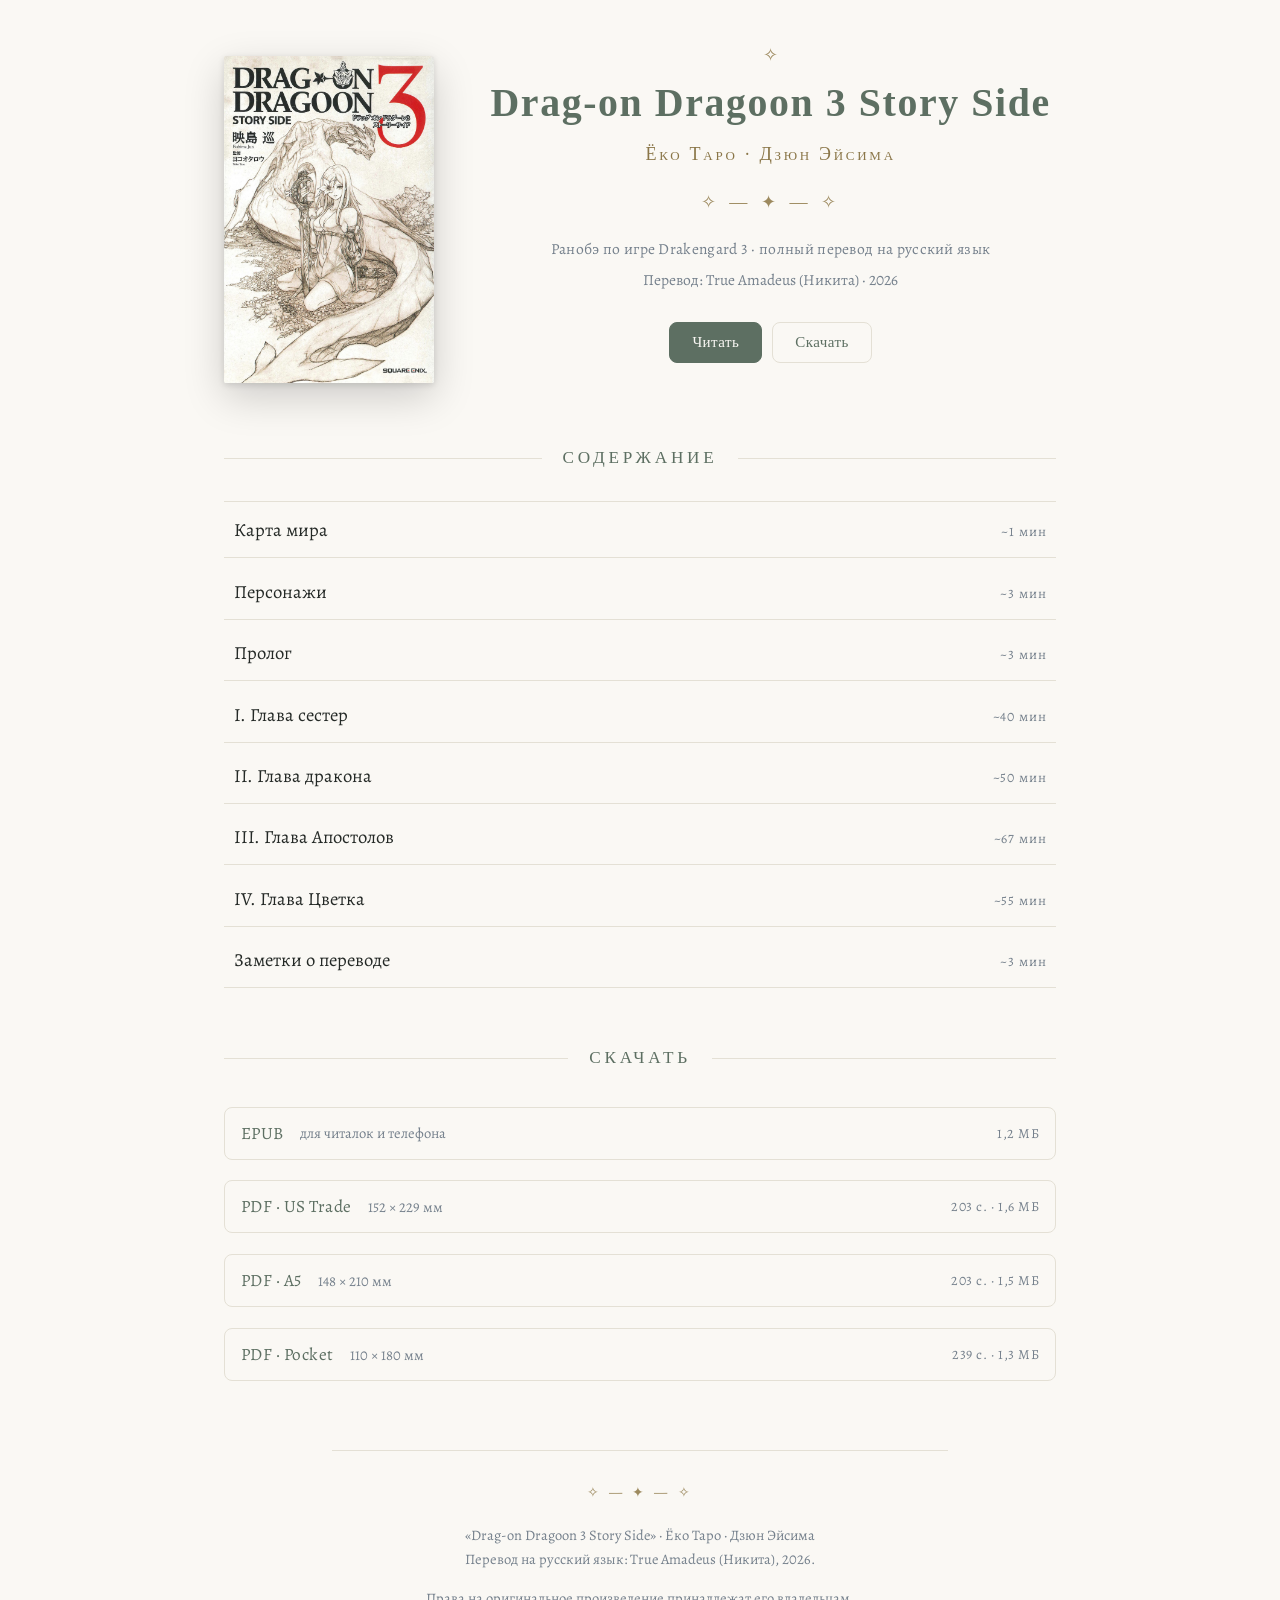
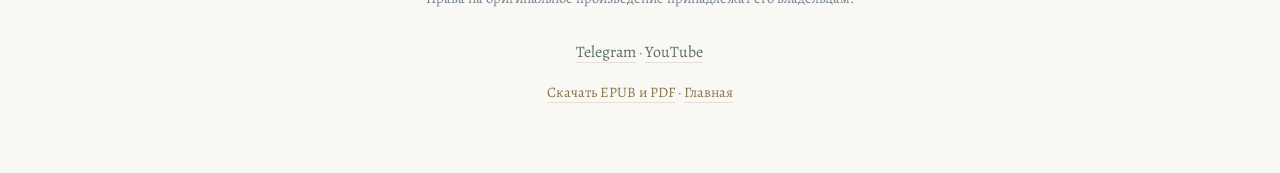
<file: index.html>
<!DOCTYPE html>
<html lang="ru" class="axis-center" data-page="bare">
<head>
<meta charset="utf-8">
<meta name="viewport" content="width=device-width,initial-scale=1,viewport-fit=cover">
<title>Drag-on Dragoon 3 Story Side — читать на русском · перевод True Amadeus</title>
<meta name="description" content="Полный перевод ранобэ «Drag-on Dragoon 3 Story Side» (Drakengard 3) Ёко Таро и Дзюн Эйсимы на русском языке. Читать онлайн бесплатно или скачать в PDF и EPUB.">
<link rel="canonical" href="https://trueamadeus.github.io/">
<meta name="robots" content="index,follow,max-snippet:-1,max-image-preview:large">
<meta name="yandex-verification" content="1f06be0ccea55900">
<meta name="google-site-verification" content="Lc171sB0d8TWc6wXRecWT9mlNaDjUhrg7dLiElUYtM0">
<meta property="og:type" content="book">
<meta property="og:site_name" content="trueamadeus">
<meta property="og:locale" content="ru_RU">
<meta property="og:title" content="Drag-on Dragoon 3 Story Side — читать на русском · перевод True Amadeus">
<meta property="og:description" content="Полный перевод ранобэ «Drag-on Dragoon 3 Story Side» (Drakengard 3) Ёко Таро и Дзюн Эйсимы на русском языке. Читать онлайн бесплатно или скачать в PDF и EPUB.">
<meta property="og:url" content="https://trueamadeus.github.io/">
<meta property="og:image" content="https://trueamadeus.github.io/assets/og.jpg">
<meta property="og:image:width" content="1200">
<meta property="og:image:height" content="630">
<meta name="twitter:card" content="summary_large_image">
<meta name="theme-color" content="#faf8f4" media="(prefers-color-scheme: light)">
<meta name="theme-color" content="#15181a" media="(prefers-color-scheme: dark)">
<link rel="icon" href="assets/favicon.svg" type="image/svg+xml">
<link rel="apple-touch-icon" href="assets/icon-180.png">
<link rel="preload" as="font" type="font/woff2" crossorigin
      href="assets/fonts/alegreya-cyrillic-normal.woff2">
<link rel="stylesheet" href="assets/book.898f5f8b.css">
<link rel="stylesheet" href="assets/site.9630bb89.css">
<script>(function(){try{var d=document.documentElement,s=localStorage,g=function(k){return s.getItem('ta:'+k)},v;
if((v=g('theme')))d.setAttribute('data-theme',v);
if((v=g('font')))d.setAttribute('data-font',v);
if((v=g('measure')))d.setAttribute('data-measure',v);
if((v=g('just'))==='1')d.setAttribute('data-just','1');
/* Кегль применяется ТОЛЬКО там, где читают. Ползунок живёт в читалке и
   принадлежит тексту книги; на главной и на 404 читать нечего, а раздутая
   обложка с гигантскими кнопками — побочный эффект, а не настройка. */
if(d.getAttribute('data-page')!=='bare'&&(v=g('size')))d.style.setProperty('--fs',v/100);}catch(e){}})();</script>
<script type="application/ld+json">{"@context":"https://schema.org","@type":"Book","name":"Drag-on Dragoon 3 Story Side","alternateName":["Drakengard 3 Story Side","Драг-он Драгун 3","Дракенгард 3 Стори Сайд"],"url":"https://trueamadeus.github.io/","inLanguage":"ru","description":"Полный перевод ранобэ «Drag-on Dragoon 3 Story Side» (Drakengard 3) Ёко Таро и Дзюн Эйсимы на русском языке. Читать онлайн бесплатно или скачать в PDF и EPUB.","author":[{"@type":"Person","name":"Ёко Таро"},{"@type":"Person","name":"Дзюн Эйсима"}],"translator":{"@type":"Person","name":"True Amadeus","url":"https://trueamadeus.github.io/","sameAs":["https://t.me/TrueAmadeus","https://www.youtube.com/@TrueAmadeus"]},"bookFormat":"https://schema.org/EBook","isAccessibleForFree":true,"genre":["Тёмное фэнтези","Ранобэ","По мотивам игр"],"numberOfPages":203,"image":"https://trueamadeus.github.io/assets/cover.jpg","datePublished":"2026-08-26","dateModified":"2026-08-27","hasPart":[{"@type":"Chapter","name":"Карта мира","position":1,"url":"https://trueamadeus.github.io/karta-mira/"},{"@type":"Chapter","name":"Персонажи","position":2,"url":"https://trueamadeus.github.io/personazhi/"},{"@type":"Chapter","name":"Пролог","position":3,"url":"https://trueamadeus.github.io/prolog/"},{"@type":"Chapter","name":"I. Глава сестер","position":4,"url":"https://trueamadeus.github.io/glava-sester/"},{"@type":"Chapter","name":"II. Глава дракона","position":5,"url":"https://trueamadeus.github.io/glava-drakona/"},{"@type":"Chapter","name":"III. Глава Апостолов","position":6,"url":"https://trueamadeus.github.io/glava-apostolov/"},{"@type":"Chapter","name":"IV. Глава Цветка","position":7,"url":"https://trueamadeus.github.io/glava-tsvetka/"},{"@type":"Chapter","name":"Заметки о переводе","position":8,"url":"https://trueamadeus.github.io/zametki-o-perevode/"}]}</script>
<script type="application/ld+json">{"@context":"https://schema.org","@type":"WebSite","name":"trueamadeus","url":"https://trueamadeus.github.io/","inLanguage":"ru","author":{"@type":"Person","name":"True Amadeus","url":"https://trueamadeus.github.io/","sameAs":["https://t.me/TrueAmadeus","https://www.youtube.com/@TrueAmadeus"]},"about":{"@type":"Book","name":"Drag-on Dragoon 3 Story Side"}}</script>
</head>
<body data-slug="" data-title="Drag-on Dragoon 3 Story Side" class="bare">
<a class="skip" href="#tekst">Перейти к тексту</a>

<main id="tekst">
<div class="hero">
  <figure class="cover">
    <img src="assets/cover.jpg" width="1392" height="2165" loading="eager"
         alt="Обложка книги «Drag-on Dragoon 3 Story Side»">
  </figure>
  <div class="titleblock">
    <h1 class="book-title latin-display">Drag-on Dra&shy;goon 3 Story Side</h1>
    <p class="book-author">Ёко Таро · Дзюн Эйсима</p>
    <p class="alias">Ранобэ по игре Drakengard 3 · полный перевод на русский язык</p>
    <p class="imprint">Перевод: True Amadeus (Никита) · 2026</p>
    <div class="actions">
      <a class="btn primary" href="karta-mira/">Читать</a>
      <a class="btn ghost" href="#skachat">Скачать</a>
    </div>
    <div class="actions" id="resume-hook"></div>
  </div>
</div>

<section class="section" id="soderzhanie">
  <h2>Содержание</h2>
  <ol class="contents">
<li><a href="karta-mira/"><span class="name">Карта мира</span><span class="meta">~1 мин</span></a></li>
<li><a href="personazhi/"><span class="name">Персонажи</span><span class="meta">~3 мин</span></a></li>
<li><a href="prolog/"><span class="name">Пролог</span><span class="meta">~3 мин</span></a></li>
<li><a href="glava-sester/"><span class="name">I. Глава сестер</span><span class="meta">~40 мин</span></a></li>
<li><a href="glava-drakona/"><span class="name">II. Глава дракона</span><span class="meta">~50 мин</span></a></li>
<li><a href="glava-apostolov/"><span class="name">III. Глава Апостолов</span><span class="meta">~67 мин</span></a></li>
<li><a href="glava-tsvetka/"><span class="name">IV. Глава Цветка</span><span class="meta">~55 мин</span></a></li>
<li><a href="zametki-o-perevode/"><span class="name">Заметки о переводе</span><span class="meta">~3 мин</span></a></li>
  </ol>
</section>

<section class="section" id="skachat">
  <h2>Скачать</h2>
  <ul class="files">
<li><a href="files/drag-on-dragoon-3-story-side.epub" download="Drag-on Dragoon 3 Story Side.epub"><span class="fmt">EPUB</span><span class="about">для читалок и телефона</span><span class="size">1,2 МБ</span></a></li>
<li><a href="files/drag-on-dragoon-3-story-side-us-trade.pdf" download="Drag-on Dragoon 3 Story Side [US Trade].pdf"><span class="fmt">PDF · US Trade</span><span class="about">152 × 229 мм</span><span class="size">203 с. · 1,6 МБ</span></a></li>
<li><a href="files/drag-on-dragoon-3-story-side-a5.pdf" download="Drag-on Dragoon 3 Story Side [A5].pdf"><span class="fmt">PDF · A5</span><span class="about">148 × 210 мм</span><span class="size">203 с. · 1,5 МБ</span></a></li>
<li><a href="files/drag-on-dragoon-3-story-side-pocket.pdf" download="Drag-on Dragoon 3 Story Side [Pocket].pdf"><span class="fmt">PDF · Pocket</span><span class="about">110 × 180 мм</span><span class="size">239 с. · 1,3 МБ</span></a></li>
  </ul>
</section>
</main>

<footer class="site">
<span class="orn" aria-hidden="true">✧ — ✦ — ✧</span>
<p>«Drag-on Dragoon 3 Story Side» · Ёко Таро · Дзюн Эйсима<br>
Перевод на русский язык: True Amadeus (Никита), 2026.</p>
<p>Права на оригинальное произведение принадлежат его владельцам.</p>
<p class="channels"><a href="https://t.me/TrueAmadeus" rel="me noopener" target="_blank">Telegram</a> <span class="dot" aria-hidden="true">·</span> <a href="https://www.youtube.com/@TrueAmadeus" rel="me noopener" target="_blank">YouTube</a></p>
<p><a href="#skachat">Скачать EPUB и PDF</a> <span class="dot" aria-hidden="true">·</span> <a href="./">Главная</a></p>
</footer>
<script src="assets/reader.172973f0.js" defer></script>
<script>
(function(){try{
  if(navigator.doNotTrack==='1'||window.doNotTrack==='1')return;
  var s=document.createElement('script');
  s.async=true; s.src='//gc.zgo.at/count.js';
  s.setAttribute('data-goatcounter',
    'https://trueamadeus.goatcounter.com/count');
  document.head.appendChild(s);
}catch(e){}})();
</script>
</body>
</html>
</file>
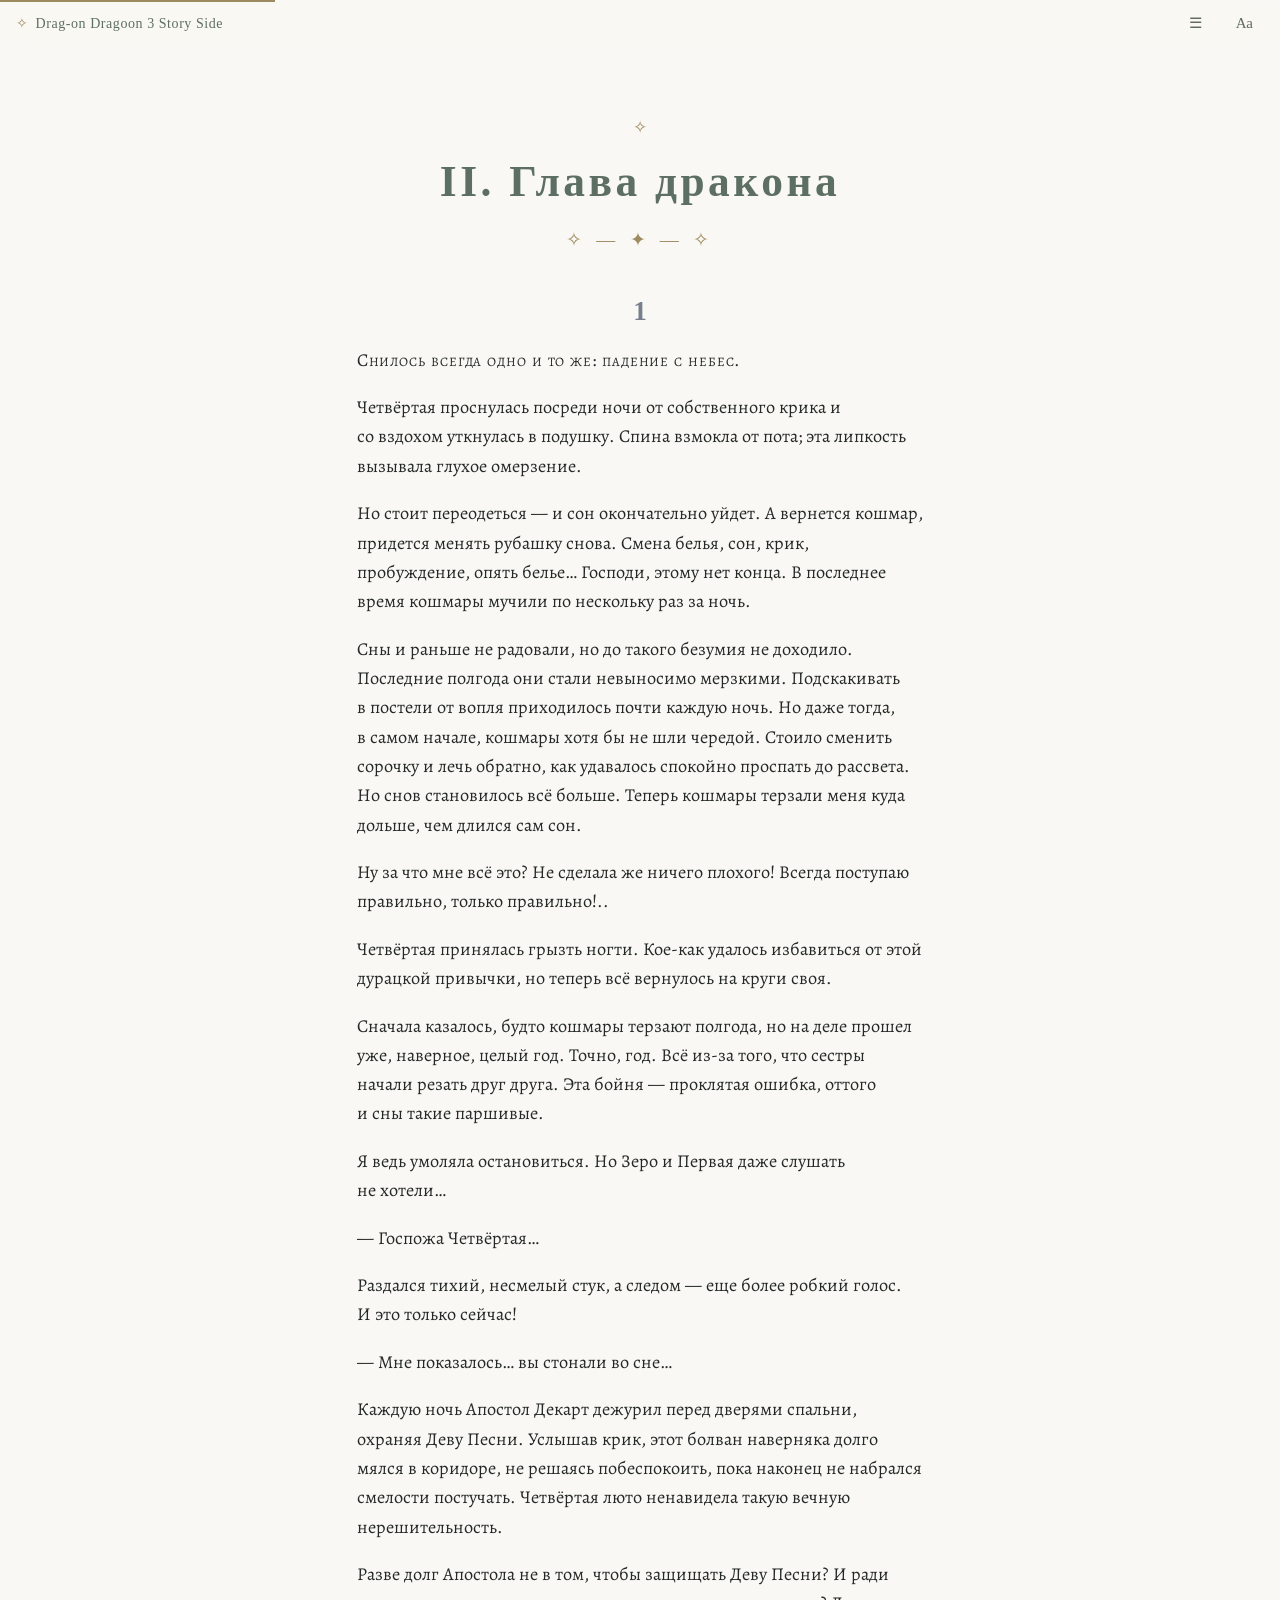
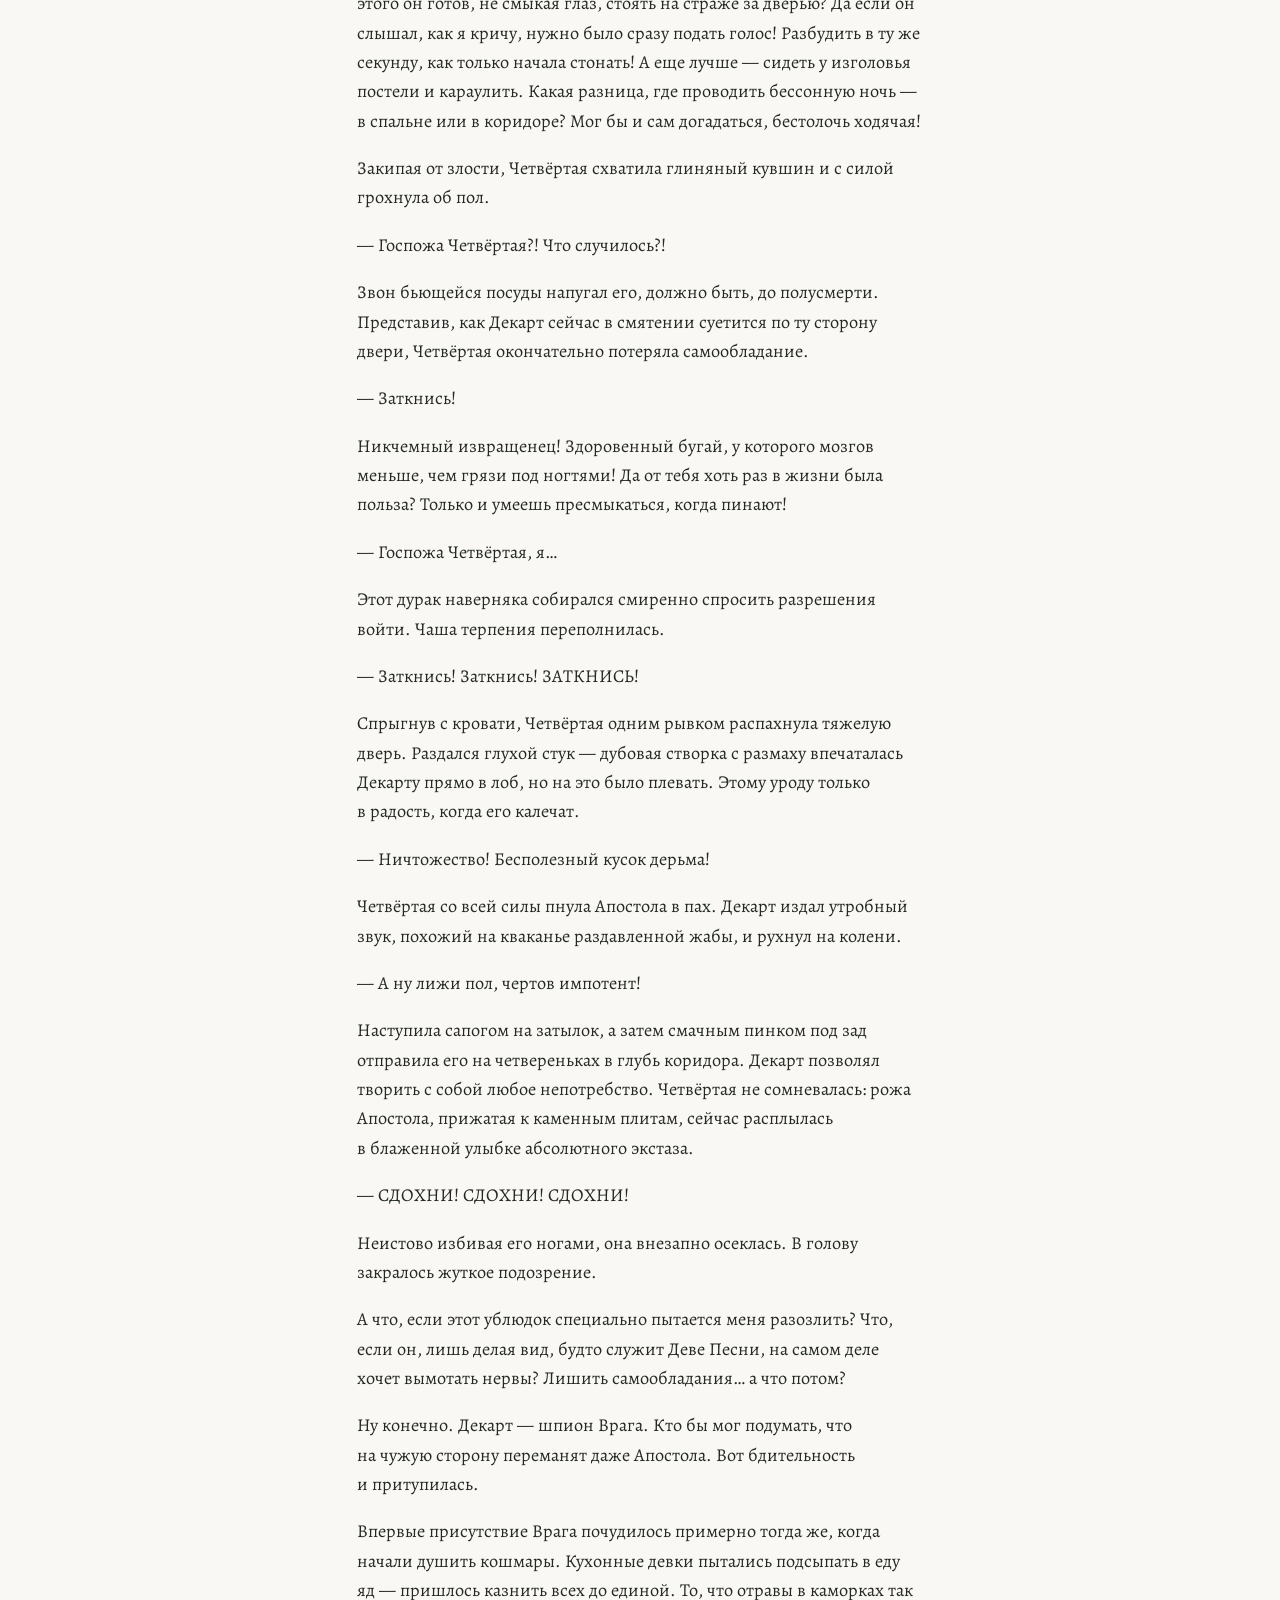
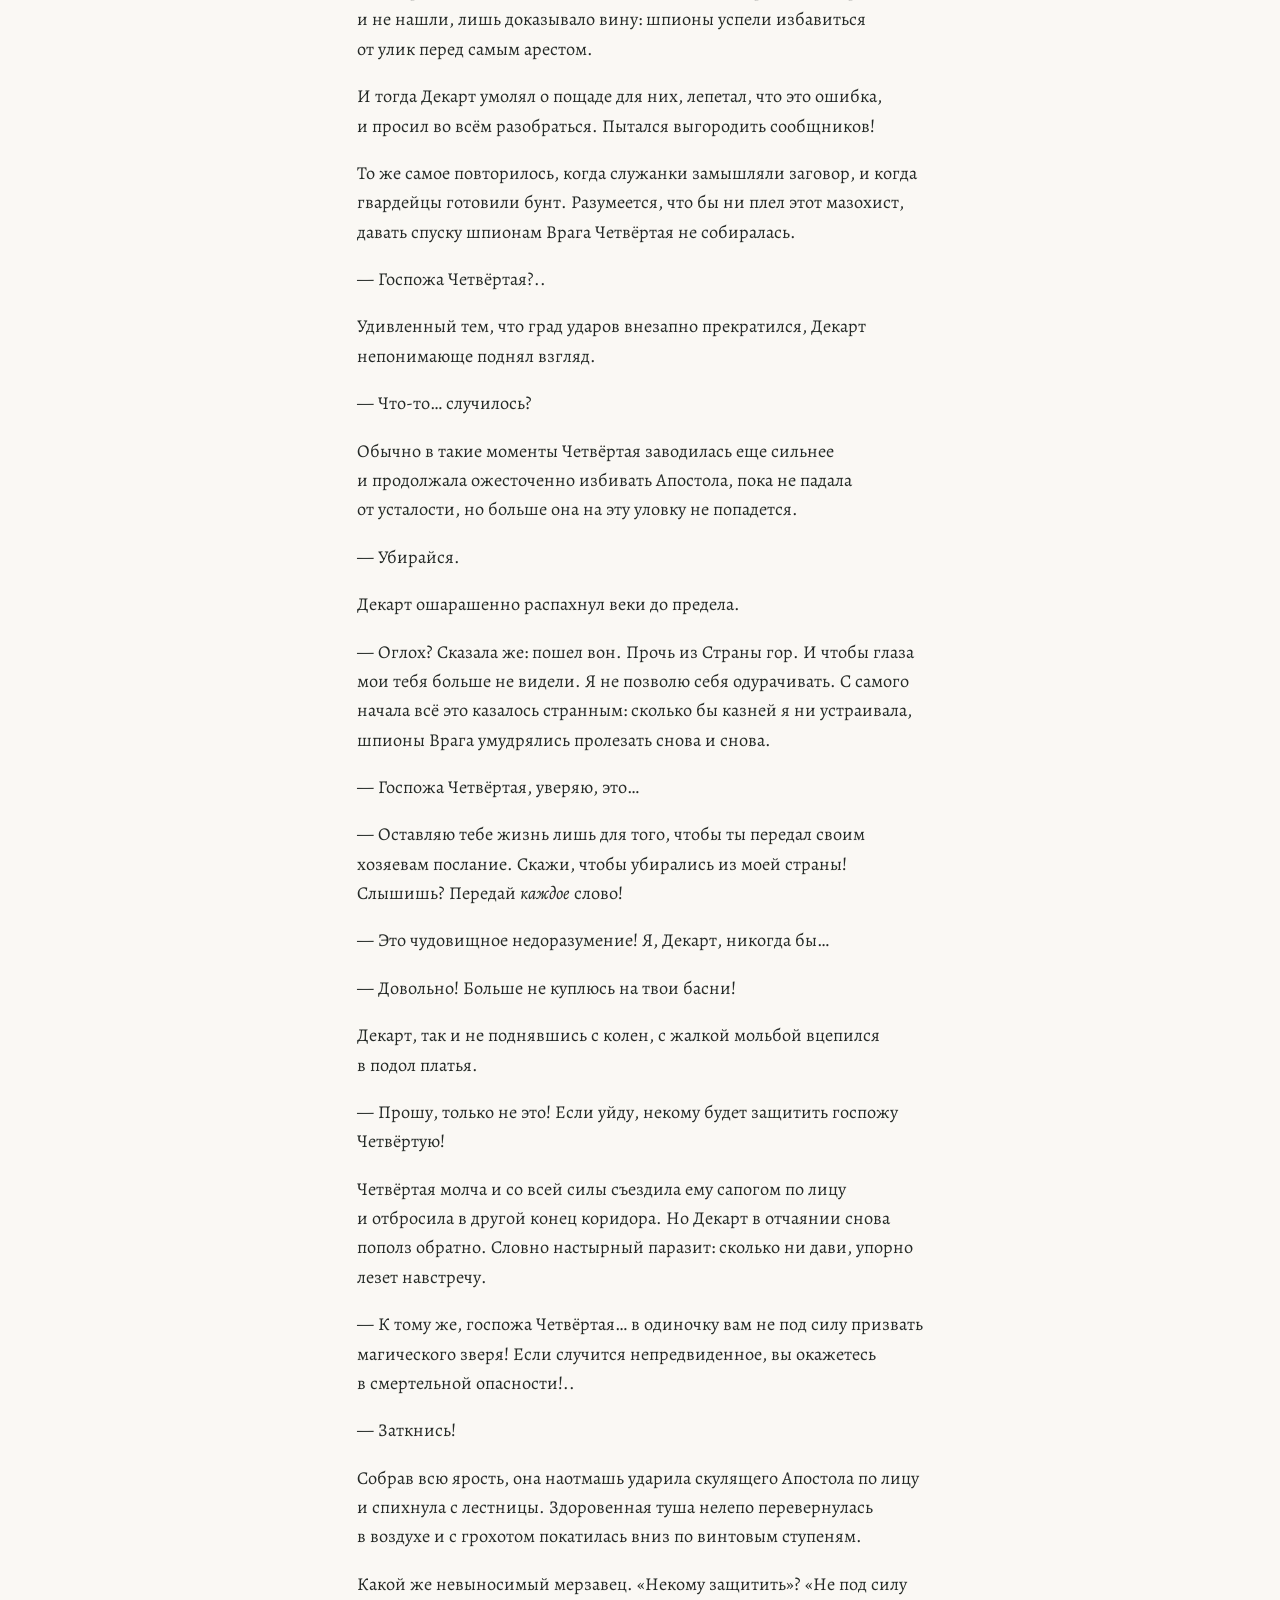
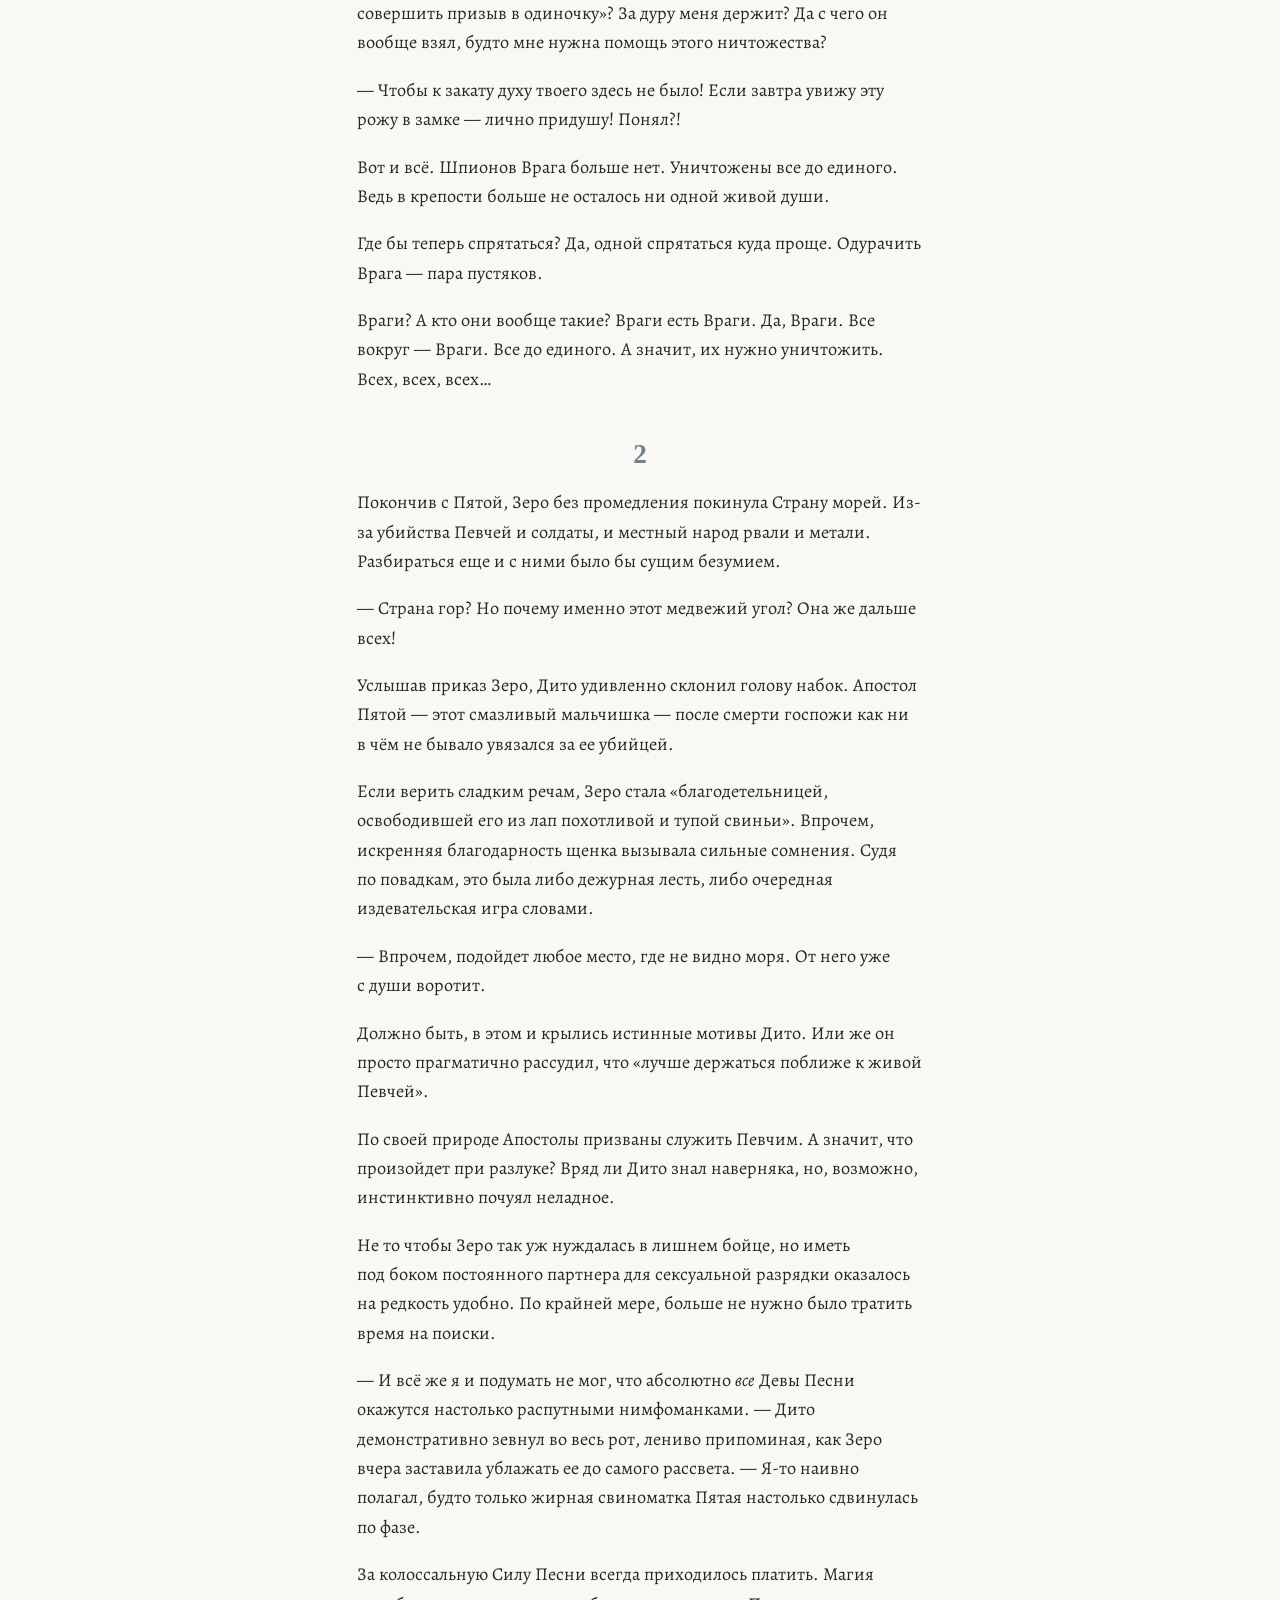
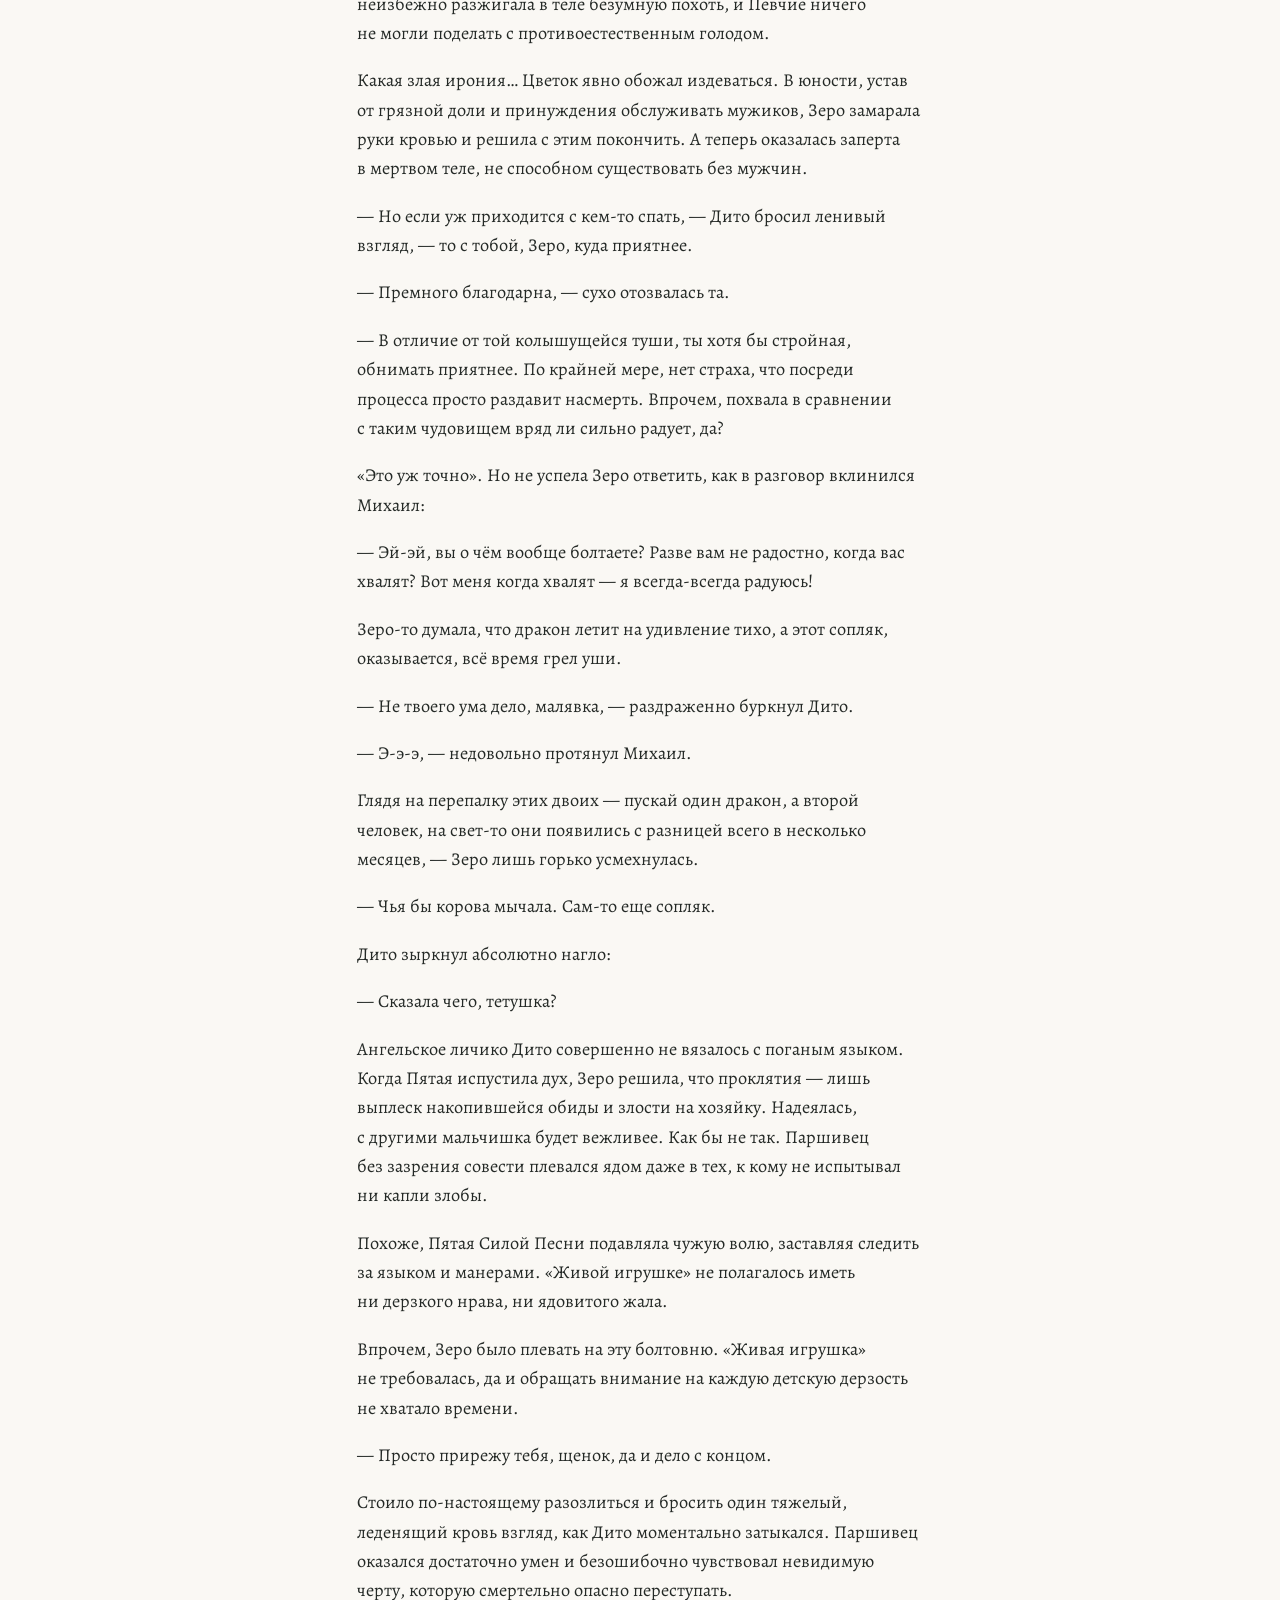
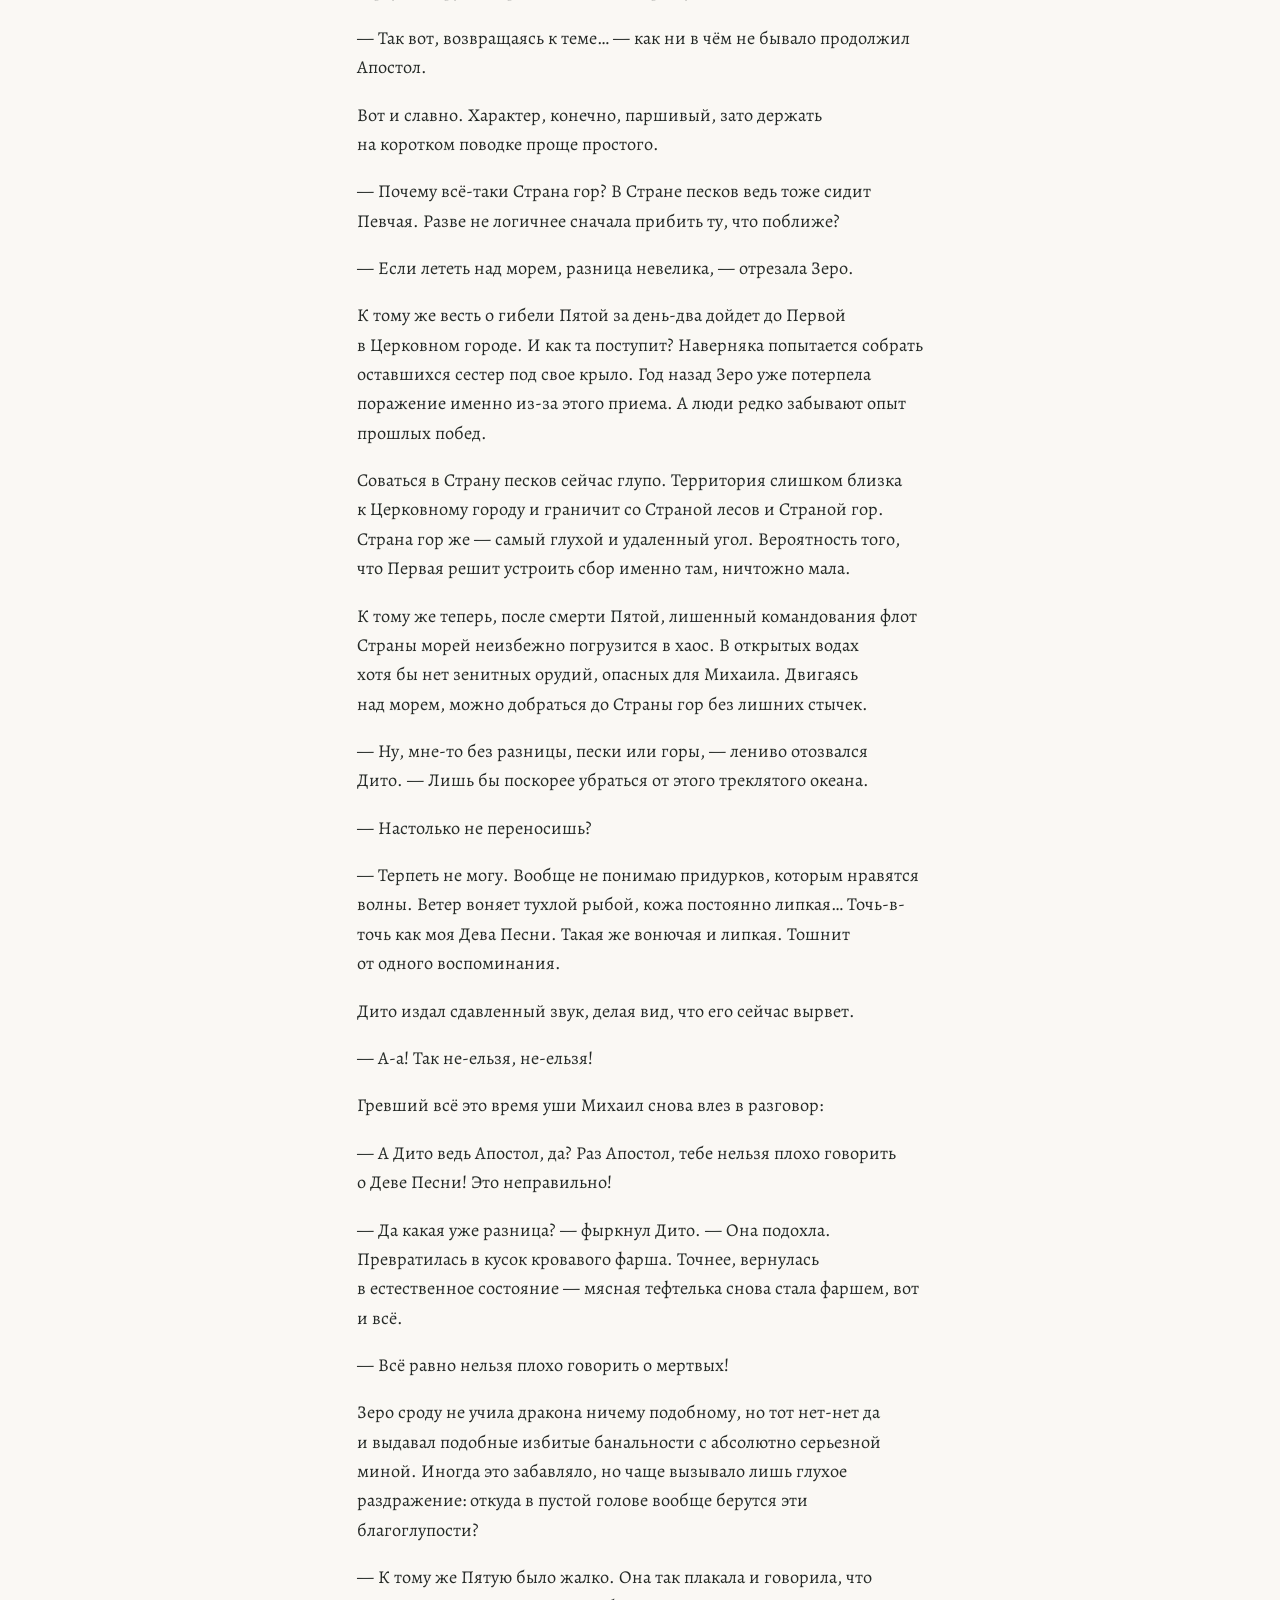
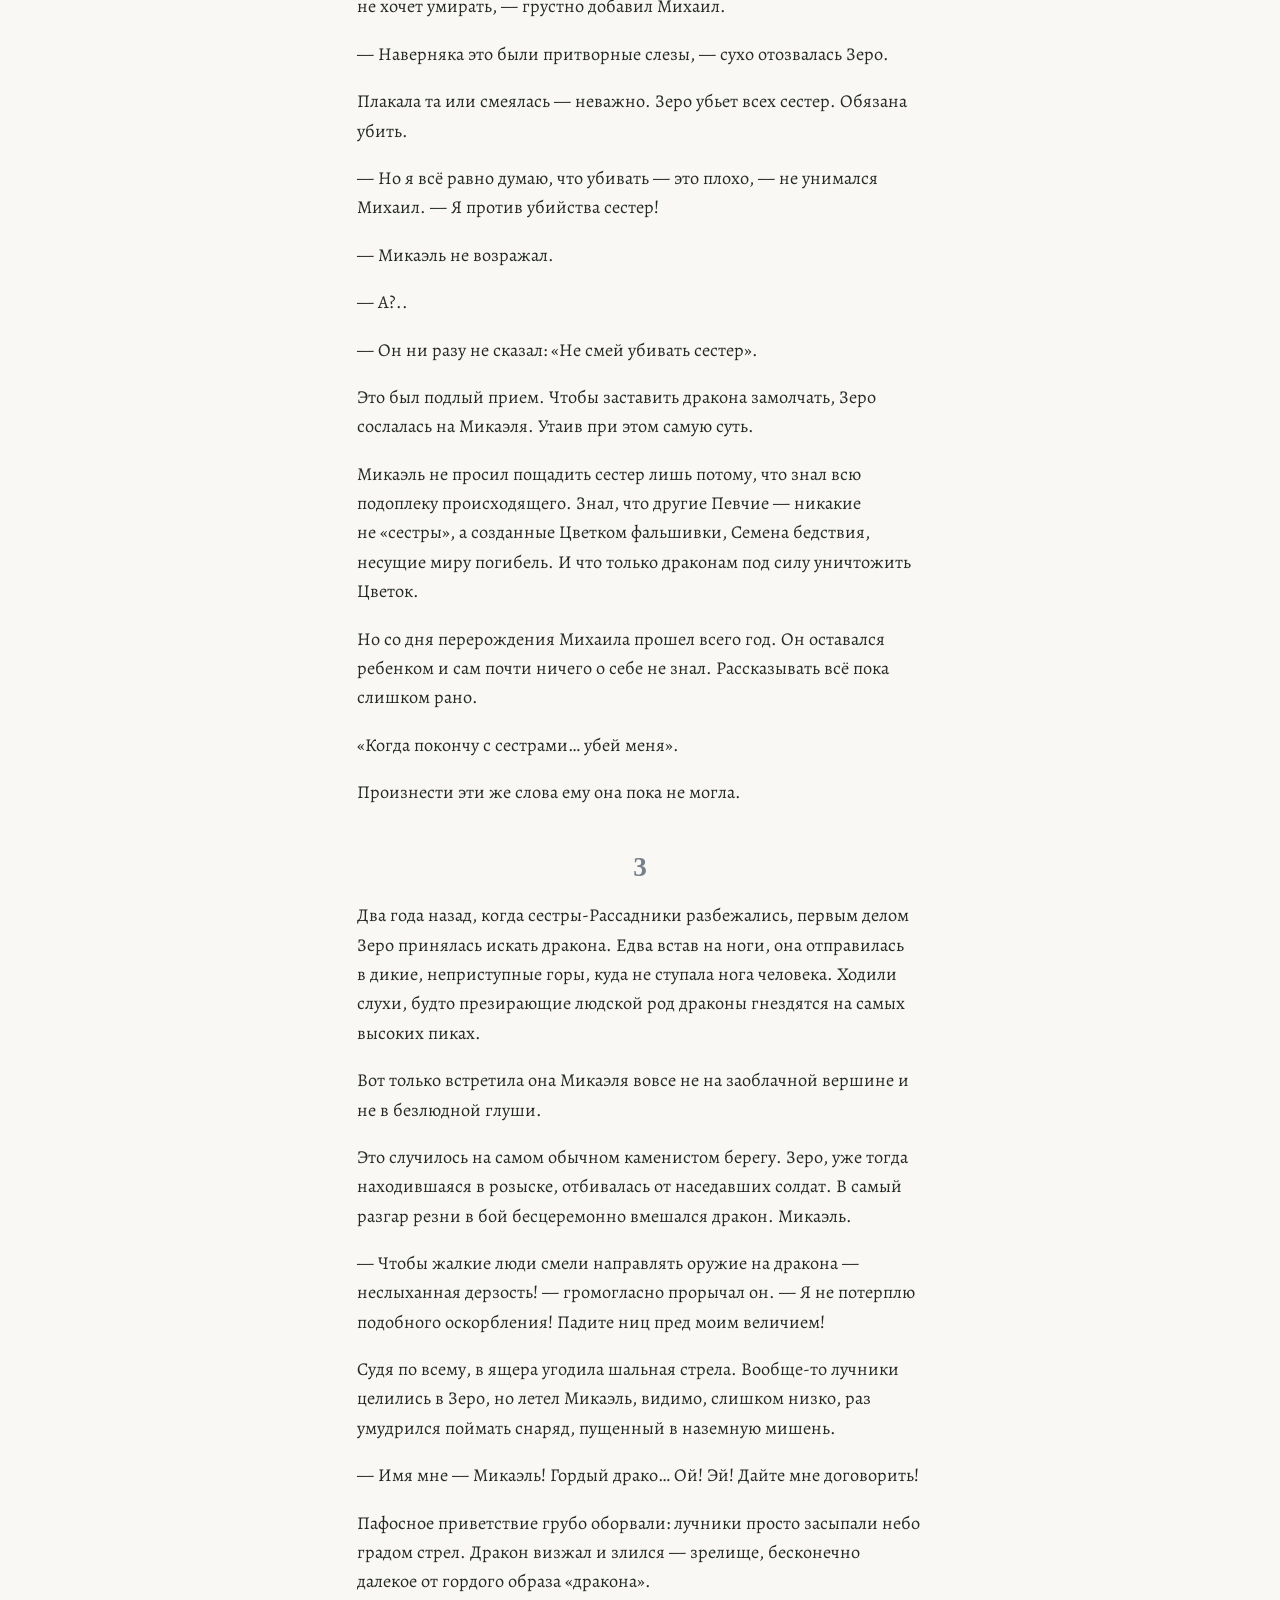
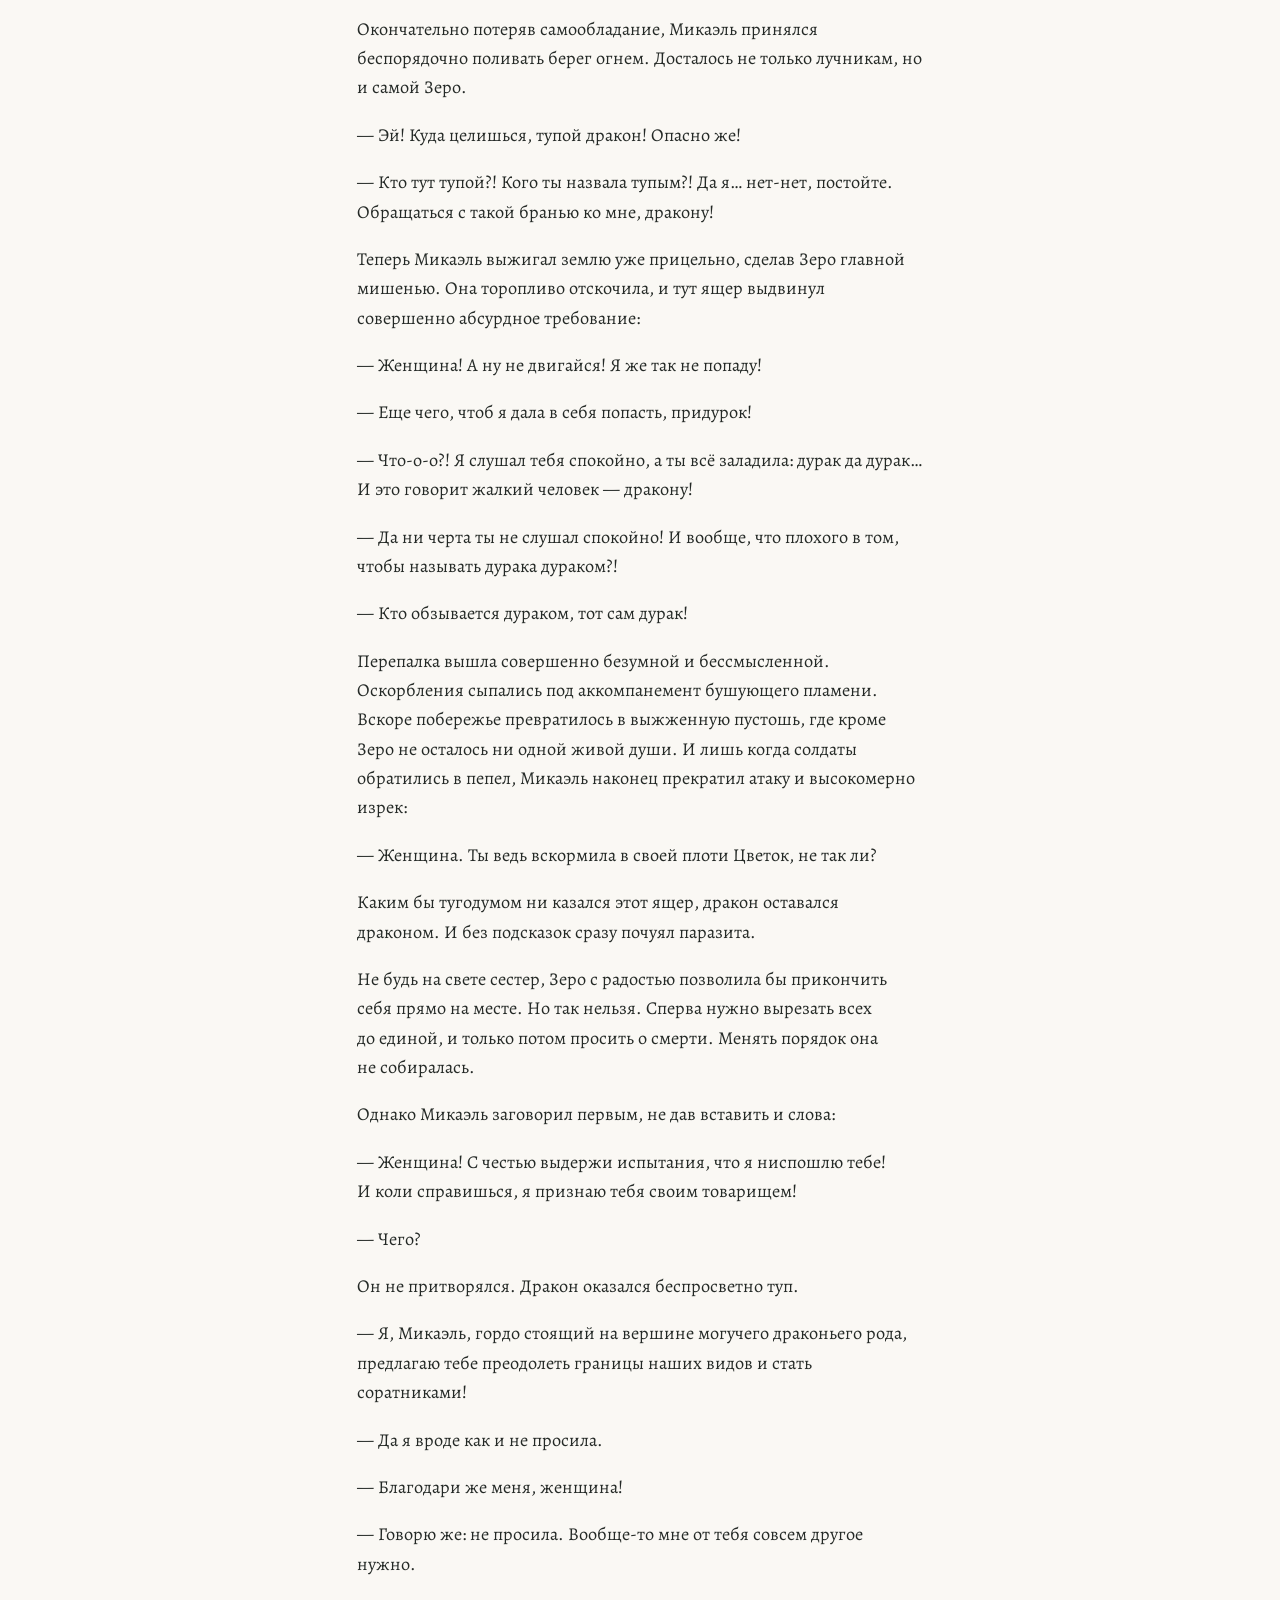
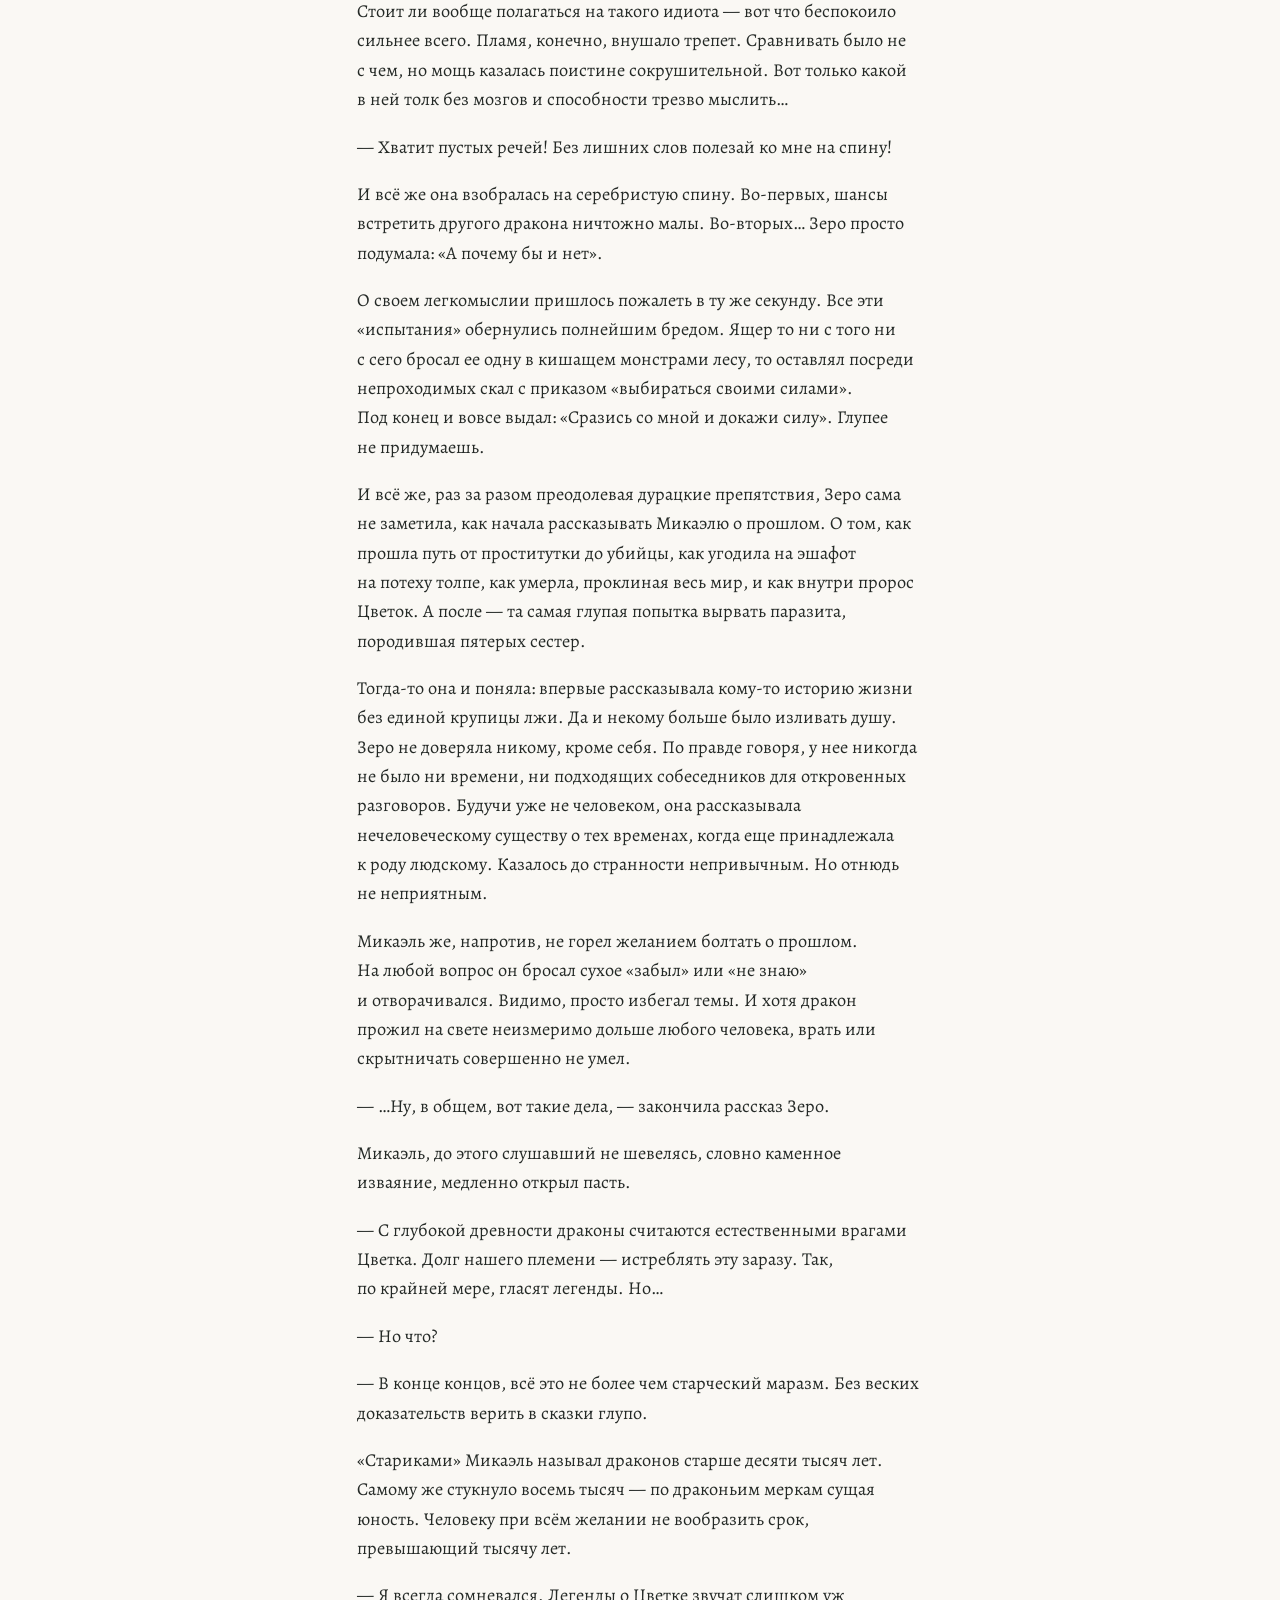
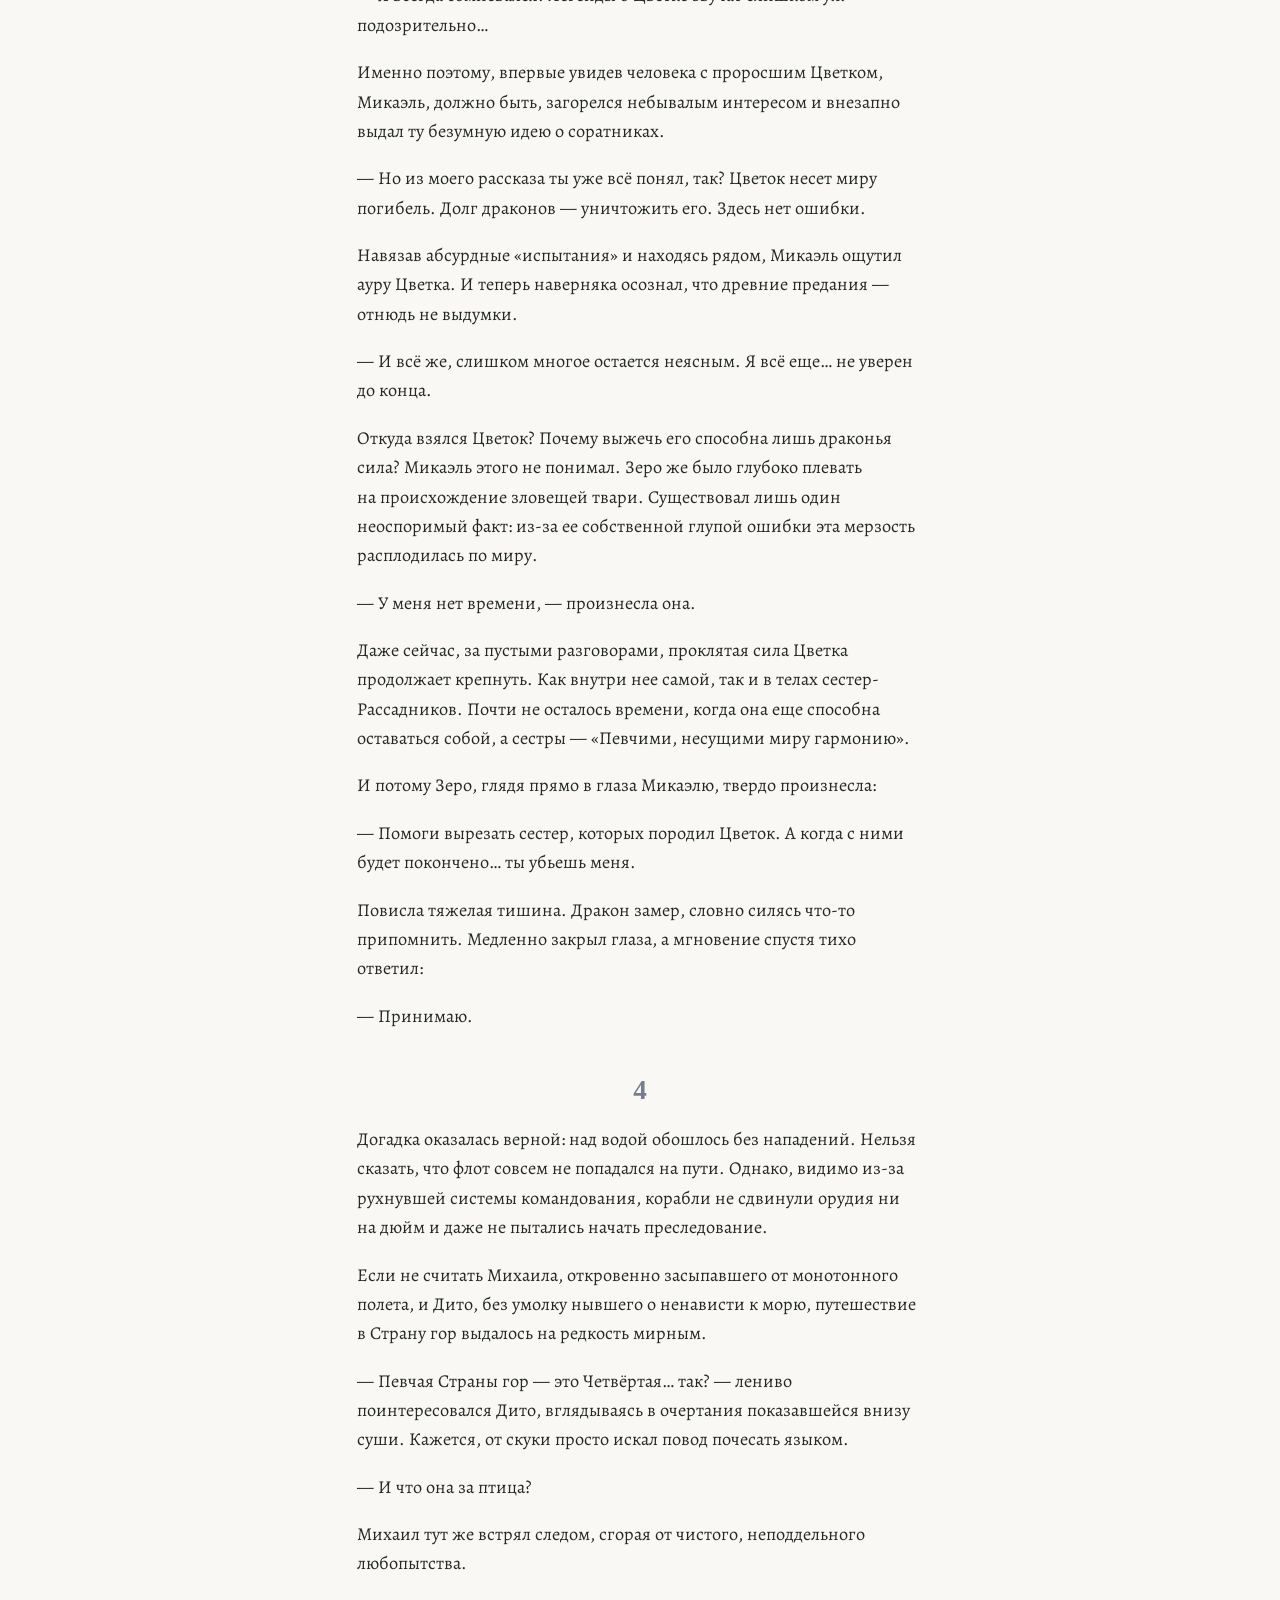
<file: glava-drakona/index.html>
<!DOCTYPE html>
<html lang="ru" class="axis-center">
<head>
<meta charset="utf-8">
<meta name="viewport" content="width=device-width,initial-scale=1,viewport-fit=cover">
<title>II. Глава дракона — Drag-on Dragoon 3 Story Side · читать онлайн на русском</title>
<meta name="description" content="Глава дракона — вторая глава ранобэ Drag-on Dragoon 3 Story Side (Drakengard 3) на русском. Перевод True Amadeus, читать онлайн бесплатно.">
<link rel="canonical" href="https://trueamadeus.github.io/glava-drakona/">
<meta name="robots" content="index,follow,max-snippet:-1,max-image-preview:large">
<meta name="yandex-verification" content="1f06be0ccea55900">
<meta name="google-site-verification" content="Lc171sB0d8TWc6wXRecWT9mlNaDjUhrg7dLiElUYtM0">
<meta property="og:type" content="article">
<meta property="og:site_name" content="trueamadeus">
<meta property="og:locale" content="ru_RU">
<meta property="og:title" content="II. Глава дракона — Drag-on Dragoon 3 Story Side · читать онлайн на русском">
<meta property="og:description" content="Глава дракона — вторая глава ранобэ Drag-on Dragoon 3 Story Side (Drakengard 3) на русском. Перевод True Amadeus, читать онлайн бесплатно.">
<meta property="og:url" content="https://trueamadeus.github.io/glava-drakona/">
<meta property="og:image" content="https://trueamadeus.github.io/assets/og.jpg">
<meta property="og:image:width" content="1200">
<meta property="og:image:height" content="630">
<meta name="twitter:card" content="summary_large_image">
<meta name="theme-color" content="#faf8f4" media="(prefers-color-scheme: light)">
<meta name="theme-color" content="#15181a" media="(prefers-color-scheme: dark)">
<link rel="icon" href="../assets/favicon.svg" type="image/svg+xml">
<link rel="apple-touch-icon" href="../assets/icon-180.png">
<link rel="preload" as="font" type="font/woff2" crossorigin
      href="../assets/fonts/alegreya-cyrillic-normal.woff2">
<link rel="stylesheet" href="../assets/book.898f5f8b.css">
<link rel="stylesheet" href="../assets/site.9630bb89.css">
<script>(function(){try{var d=document.documentElement,s=localStorage,g=function(k){return s.getItem('ta:'+k)},v;
if((v=g('theme')))d.setAttribute('data-theme',v);
if((v=g('font')))d.setAttribute('data-font',v);
if((v=g('measure')))d.setAttribute('data-measure',v);
if((v=g('just'))==='1')d.setAttribute('data-just','1');
/* Кегль применяется ТОЛЬКО там, где читают. Ползунок живёт в читалке и
   принадлежит тексту книги; на главной и на 404 читать нечего, а раздутая
   обложка с гигантскими кнопками — побочный эффект, а не настройка. */
if(d.getAttribute('data-page')!=='bare'&&(v=g('size')))d.style.setProperty('--fs',v/100);}catch(e){}})();</script>
<script type="application/ld+json">{"@context":"https://schema.org","@type":"Chapter","name":"II. Глава дракона","url":"https://trueamadeus.github.io/glava-drakona/","position":5,"inLanguage":"ru","description":"Глава дракона — вторая глава ранобэ Drag-on Dragoon 3 Story Side (Drakengard 3) на русском. Перевод True Amadeus, читать онлайн бесплатно.","wordCount":8473,"isPartOf":{"@type":"Book","name":"Drag-on Dragoon 3 Story Side","url":"https://trueamadeus.github.io/"},"author":[{"@type":"Person","name":"Ёко Таро"},{"@type":"Person","name":"Дзюн Эйсима"}],"translator":{"@type":"Person","name":"True Amadeus","url":"https://trueamadeus.github.io/","sameAs":["https://t.me/TrueAmadeus","https://www.youtube.com/@TrueAmadeus"]}}</script>
<script type="application/ld+json">{"@context":"https://schema.org","@type":"BreadcrumbList","itemListElement":[{"@type":"ListItem","position":1,"name":"Drag-on Dragoon 3 Story Side","item":"https://trueamadeus.github.io/"},{"@type":"ListItem","position":2,"name":"II. Глава дракона","item":"https://trueamadeus.github.io/glava-drakona/"}]}</script>
</head>
<body data-slug="glava-drakona" data-title="II. Глава дракона" data-w-before="8018" data-w-page="8473" data-w-total="37309">
<a class="skip" href="#tekst">Перейти к тексту</a>
<div id="progress" role="presentation"></div>
<header id="bar">
  <a class="home" href="../"><span class="orn" aria-hidden="true">✧</span>Drag-on Dragoon 3 Story Side</a>
  <span class="spring"></span>
  <button type="button" class="tool" id="btn-toc" aria-expanded="false" aria-controls="toc" title="Содержание">&#9776;</button>
  <button type="button" class="tool" id="btn-prefs" aria-expanded="false" aria-controls="prefs" title="Вид и шрифт">Аа</button>
</header>
<nav id="toc" hidden aria-label="Содержание книги">
<ol>
<li><a class="home-link" href="../">Главная</a></li>
<li><a href="../karta-mira/">Карта мира</a></li>
<li><a href="../personazhi/">Персонажи</a></li>
<li><a href="../prolog/">Пролог</a></li>
<li><a href="../glava-sester/">I. Глава сестер</a></li>
<li><a href="../glava-drakona/" aria-current="page">II. Глава дракона</a></li>
<li><a href="../glava-apostolov/">III. Глава Апостолов</a></li>
<li><a href="../glava-tsvetka/">IV. Глава Цветка</a></li>
<li><a href="../zametki-o-perevode/">Заметки о переводе</a></li>
</ol>
<hr class="sep">
<a class="dl" href="../#skachat">Скачать PDF и EPUB</a>
</nav>
<div id="prefs" hidden role="group" aria-label="Настройки чтения">
  <div class="row"><span class="lab">Тема</span><div class="chips">
    <button type="button" class="chip" data-pref="theme" data-val="" aria-pressed="false">Авто</button>
    <button type="button" class="chip" data-pref="theme" data-val="light" aria-pressed="false">Свет</button>
    <button type="button" class="chip" data-pref="theme" data-val="sepia" aria-pressed="false">Сепия</button>
    <button type="button" class="chip" data-pref="theme" data-val="dark" aria-pressed="false">Тьма</button>
  </div></div>
  <div class="row"><span class="lab">Шрифт</span><div class="chips">
    <button type="button" class="chip" data-pref="font" data-val="" aria-pressed="false">Alegreya</button>
    <button type="button" class="chip" data-pref="font" data-val="serif" aria-pressed="false">Georgia</button>
    <button type="button" class="chip" data-pref="font" data-val="sans" aria-pressed="false">Без засечек</button>
  </div></div>
  <div class="row"><span class="lab">Размер</span><div class="stepper">
    <button type="button" class="chip" id="size-minus" aria-label="Мельче">A&#8722;</button>
    <output id="size-out">100%</output>
    <button type="button" class="chip" id="size-plus" aria-label="Крупнее">A+</button>
  </div></div>
  <div class="row"><span class="lab">Ширина</span><div class="chips">
    <button type="button" class="chip" data-pref="measure" data-val="narrow" aria-pressed="false">Уже</button>
    <button type="button" class="chip" data-pref="measure" data-val="normal" aria-pressed="false">Норма</button>
    <button type="button" class="chip" data-pref="measure" data-val="wide" aria-pressed="false">Шире</button>
  </div></div>
  <div class="row"><span class="lab">Выравнивание</span><div class="chips">
    <button type="button" class="chip" data-pref="just" data-val="0" aria-pressed="false">Влево</button>
    <button type="button" class="chip" data-pref="just" data-val="1" aria-pressed="false">По ширине</button>
  </div></div>
</div>
<main id="tekst">
<div class="book">
<div class="part-title doc-start doc-end">
<h1 id="doc12" class="ps1 doc-start"><strong><span>II. Глава дра­кона</span></strong></h1>
<div class="keep-together"><p id="doc13" class="heading-medium"><span class="sec-anchor" id="razdel-1"></span>1</p>
<p class="ps2 opening-line">Снилось всегда одно и то же: падение с небес.</p>
</div>
<p class="ps2">Четвёртая проснулась посреди ночи от собственного крика и со вздохом уткнулась в подушку. Спина взмокла от пота; эта липкость вызывала глухое омерзение.</p>
<p class="ps2">Но стоит переодеться — и сон окончательно уйдет. А вернется кошмар, придется менять рубашку снова. Смена белья, сон, крик, пробуждение, опять белье… Господи, этому нет конца. В последнее время кошмары мучили по нескольку раз за ночь.</p>
<p class="ps2">Сны и раньше не радовали, но до такого безумия не доходило. Последние полгода они стали невыносимо мерзкими. Подскакивать в постели от вопля приходилось почти каждую ночь. Но даже тогда, в самом начале, кошмары хотя бы не шли чередой. Стоило сменить сорочку и лечь обратно, как удавалось спокойно проспать до рассвета. Но снов становилось всё больше. Теперь кошмары терзали меня куда дольше, чем длился сам сон.</p>
<p class="ps2">Ну за что мне всё это? Не сделала же ничего плохого! Всегда поступаю правильно, только правильно!..</p>
<p class="ps2">Четвёртая принялась грызть ногти. Кое-как удалось избавиться от этой дурацкой привычки, но теперь всё вернулось на круги своя.</p>
<p class="ps2">Сначала казалось, будто кошмары терзают полгода, но на деле прошел уже, наверное, целый год. Точно, год. Всё из-за того, что сестры начали резать друг друга. Эта бойня — проклятая ошибка, оттого и сны такие паршивые.</p>
<p class="ps2">Я ведь умоляла остановиться. Но Зеро и Первая даже слушать не хотели…</p>
<p class="ps2">— Госпожа Четвёртая…</p>
<p class="ps2">Раздался тихий, несмелый стук, а следом — еще более робкий голос. И это только сейчас!</p>
<p class="ps2">— Мне показалось… вы стонали во сне…</p>
<p class="ps2">Каждую ночь Апостол Декарт дежурил перед дверями спальни, охраняя Деву Песни. Услышав крик, этот болван наверняка долго мялся в коридоре, не решаясь побеспокоить, пока наконец не набрался смелости постучать. Четвёртая люто ненавидела такую вечную нерешительность.</p>
<p class="ps2">Разве долг Апостола не в том, чтобы защищать Деву Песни? И ради этого он готов, не смыкая глаз, стоять на страже за дверью? Да если он слышал, как я кричу, нужно было сразу подать голос! Разбудить в ту же секунду, как только начала стонать! А еще лучше — сидеть у изголовья постели и караулить. Какая разница, где проводить бессонную ночь — в спальне или в коридоре? Мог бы и сам догадаться, бестолочь ходячая!</p>
<p class="ps2">Закипая от злости, Четвёртая схватила глиняный кувшин и с силой грохнула об пол.</p>
<p class="ps2">— Госпожа Четвёртая?! Что случилось?!</p>
<p class="ps2">Звон бьющейся посуды напугал его, должно быть, до полусмерти. Представив, как Декарт сейчас в смятении суетится по ту сторону двери, Четвёртая окончательно потеряла самообладание.</p>
<p class="ps2">— Заткнись!</p>
<p class="ps2">Никчемный извращенец! Здоровенный бугай, у которого мозгов меньше, чем грязи под ногтями! Да от тебя хоть раз в жизни была польза? Только и умеешь пресмыкаться, когда пинают!</p>
<p class="ps2">— Госпожа Четвёртая, я…</p>
<p class="ps2">Этот дурак наверняка собирался смиренно спросить разрешения войти. Чаша терпения переполнилась.</p>
<p class="ps2">— Заткнись! Заткнись! ЗАТКНИСЬ!</p>
<p class="ps2">Спрыгнув с кровати, Четвёртая одним рывком распахнула тяжелую дверь. Раздался глухой стук — дубовая створка с размаху впечаталась Декарту прямо в лоб, но на это было плевать. Этому уроду только в радость, когда его калечат.</p>
<p class="ps2">— Ничтожество! Бесполезный кусок дерьма!</p>
<p class="ps2">Четвёртая со всей силы пнула Апостола в пах. Декарт издал утробный звук, похожий на кваканье раздавленной жабы, и рухнул на колени.</p>
<p class="ps2">— А ну лижи пол, чертов импотент!</p>
<p class="ps2">Наступила сапогом на затылок, а затем смачным пинком под зад отправила его на четвереньках в глубь коридора. Декарт позволял творить с собой любое непотребство. Четвёртая не сомневалась: рожа Апостола, прижатая к каменным плитам, сейчас расплылась в блаженной улыбке абсолютного экстаза.</p>
<p class="ps2">— СДОХНИ! СДОХНИ! СДОХНИ!</p>
<p class="ps2">Неистово избивая его ногами, она внезапно осеклась. В голову закралось жуткое подозрение.</p>
<p class="ps2">А что, если этот ублюдок специально пытается меня разозлить? Что, если он, лишь делая вид, будто служит Деве Песни, на самом деле хочет вымотать нервы? Лишить самообладания… а что потом?</p>
<p class="ps2">Ну конечно. Декарт — шпион Врага. Кто бы мог подумать, что на чужую сторону переманят даже Апостола. Вот бдительность и притупилась.</p>
<p class="ps2">Впервые присутствие Врага почудилось примерно тогда же, когда начали душить кошмары. Кухонные девки пытались подсыпать в еду яд — пришлось казнить всех до единой. То, что отравы в каморках так и не нашли, лишь доказывало вину: шпионы успели избавиться от улик перед самым арестом.</p>
<p class="ps2">И тогда Декарт умолял о пощаде для них, лепетал, что это ошибка, и просил во всём разобраться. Пытался выгородить сообщников!</p>
<p class="ps2">То же самое повторилось, когда служанки замышляли заговор, и когда гвардейцы готовили бунт. Разумеется, что бы ни плел этот мазохист, давать спуску шпионам Врага Четвёртая не собиралась.</p>
<p class="ps2">— Госпожа Четвёртая?..</p>
<p class="ps2">Удивленный тем, что град ударов внезапно прекратился, Декарт непонимающе поднял взгляд.</p>
<p class="ps2">— Что-то… случилось?</p>
<p class="ps2">Обычно в такие моменты Четвёртая заводилась еще сильнее и продолжала ожесточенно избивать Апостола, пока не падала от усталости, но больше она на эту уловку не попадется.</p>
<p class="ps2">— Убирайся.</p>
<p class="ps2">Декарт ошарашенно распахнул веки до предела.</p>
<p class="ps2">— Оглох? Сказала же: пошел вон. Прочь из Страны гор. И чтобы глаза мои тебя больше не видели. Я не позволю себя одурачивать. С самого начала всё это казалось странным: сколько бы казней я ни устраивала, шпионы Врага умудрялись пролезать снова и снова.</p>
<p class="ps2">— Госпожа Четвёртая, уверяю, это…</p>
<p class="ps2">— Оставляю тебе жизнь лишь для того, чтобы ты передал своим хозяевам послание. Скажи, чтобы убирались из моей страны! Слышишь? Передай <em><span style="font-style:italic;">каждое</span></em> слово!</p>
<p class="ps2">— Это чудовищное недоразумение! Я, Декарт, никогда бы…</p>
<p class="ps2">— Довольно! Больше не куплюсь на твои басни!</p>
<p class="ps2">Декарт, так и не поднявшись с колен, с жалкой мольбой вцепился в подол платья.</p>
<p class="ps2">— Прошу, только не это! Если уйду, некому будет защитить госпожу Четвёртую!</p>
<p class="ps2">Четвёртая молча и со всей силы съездила ему сапогом по лицу и отбросила в другой конец коридора. Но Декарт в отчаянии снова пополз обратно. Словно настырный паразит: сколько ни дави, упорно лезет навстречу.</p>
<p class="ps2">— К тому же, госпожа Четвёртая… в одиночку вам не под силу призвать магического зверя! Если случится непредвиденное, вы окажетесь в смертельной опасности!..</p>
<p class="ps2">— Заткнись!</p>
<p class="ps2">Собрав всю ярость, она наотмашь ударила скулящего Апостола по лицу и спихнула с лестницы. Здоровенная туша нелепо перевернулась в воздухе и с грохотом покатилась вниз по винтовым ступеням.</p>
<p class="ps2">Какой же невыносимый мерзавец. «Некому защитить»? «Не под силу совершить призыв в одиночку»? За дуру меня держит? Да с чего он вообще взял, будто мне нужна помощь этого ничтожества?</p>
<p class="ps2">— Чтобы к закату духу твоего здесь не было! Если завтра увижу эту рожу в замке — лично придушу! Понял?!</p>
<p class="ps2">Вот и всё. Шпионов Врага больше нет. Уничтожены все до единого. Ведь в крепости больше не осталось ни одной живой души.</p>
<p class="ps2">Где бы теперь спрятаться? Да, одной спрятаться куда проще. Одурачить Врага — пара пустяков.</p>
<p class="ps2">Враги? А кто они вообще такие? Враги есть Враги. Да, Враги. Все вокруг — Враги. Все до единого. А значит, их нужно уничтожить. Всех, всех, всех…</p>
<div class="keep-together"><p id="doc14" class="heading-medium"><span class="sec-anchor" id="razdel-2"></span>2</p>
<p class="ps2">Покончив с Пятой, Зеро без промедления покинула Страну морей. Из-за убийства Певчей и солдаты, и местный народ рвали и метали. Разбираться еще и с ними было бы сущим безумием.</p>
</div>
<p class="ps2">— Страна гор? Но почему именно этот медвежий угол? Она же дальше всех!</p>
<p class="ps2">Услышав приказ Зеро, Дито удивленно склонил голову набок. Апостол Пятой — этот смазливый мальчишка — после смерти госпожи как ни в чём не бывало увязался за ее убийцей.</p>
<p class="ps2">Если верить сладким речам, Зеро стала «благодетельницей, освободившей его из лап похотливой и тупой свиньи». Впрочем, искренняя благодарность щенка вызывала сильные сомнения. Судя по повадкам, это была либо дежурная лесть, либо очередная издевательская игра словами.</p>
<p class="ps2">— Впрочем, подойдет любое место, где не видно моря. От него уже с души воротит.</p>
<p class="ps2">Должно быть, в этом и крылись истинные мотивы Дито. Или же он просто прагматично рассудил, что «лучше держаться поближе к живой Певчей».</p>
<p class="ps2">По своей природе Апостолы призваны служить Певчим. А значит, что произойдет при разлуке? Вряд ли Дито знал наверняка, но, возможно, инстинктивно почуял неладное.</p>
<p class="ps2">Не то чтобы Зеро так уж нуждалась в лишнем бойце, но иметь под боком постоянного партнера для сексуальной разрядки оказалось на редкость удобно. По крайней мере, больше не нужно было тратить время на поиски.</p>
<p class="ps2">— И всё же я и подумать не мог, что абсолютно <em><span style="font-style:italic;">все</span></em> Девы Песни окажутся настолько распутными нимфоманками. — Дито демонстративно зевнул во весь рот, лениво припоминая, как Зеро вчера заставила ублажать ее до самого рассвета. — Я-то наивно полагал, будто только жирная свиноматка Пятая настолько сдвинулась по фазе.</p>
<p class="ps2">За колоссальную Силу Песни всегда приходилось платить. Магия неизбежно разжигала в теле безумную похоть, и Певчие ничего не могли поделать с противоестественным голодом.</p>
<p class="ps2">Какая злая ирония… Цветок явно обожал издеваться. В юности, устав от грязной доли и принуждения обслуживать мужиков, Зеро замарала руки кровью и решила с этим покончить. А теперь оказалась заперта в мертвом теле, не способном существовать без мужчин.</p>
<p class="ps2">— Но если уж приходится с кем-то спать, — Дито бросил ленивый взгляд, — то с тобой, Зеро, куда приятнее.</p>
<p class="ps2">— Премного благодарна, — сухо отозвалась та.</p>
<p class="ps2">— В отличие от той колышущейся туши, ты хотя бы стройная, обнимать приятнее. По крайней мере, нет страха, что посреди процесса просто раздавит насмерть. Впрочем, похвала в сравнении с таким чудовищем вряд ли сильно радует, да?</p>
<p class="ps2">«Это уж точно». Но не успела Зеро ответить, как в разговор вклинился Михаил:</p>
<p class="ps2">— Эй-эй, вы о чём вообще болтаете? Разве вам не радостно, когда вас хвалят? Вот меня когда хвалят — я всегда-всегда радуюсь!</p>
<p class="ps2">Зеро-то думала, что дракон летит на удивление тихо, а этот сопляк, оказывается, всё время грел уши.</p>
<p class="ps2">— Не твоего ума дело, малявка, — раздраженно буркнул Дито.</p>
<p class="ps2">— Э-э-э, — недовольно протянул Михаил.</p>
<p class="ps2">Глядя на перепалку этих двоих — пускай один дракон, а второй человек, на свет-то они появились с разницей всего в несколько месяцев, — Зеро лишь горько усмехнулась.</p>
<p class="ps2">— Чья бы корова мычала. Сам-то еще сопляк.</p>
<p class="ps2">Дито зыркнул абсолютно нагло:</p>
<p class="ps2">— Сказала чего, тетушка?</p>
<p class="ps2">Ангельское личико Дито совершенно не вязалось с поганым языком. Когда Пятая испустила дух, Зеро решила, что проклятия — лишь выплеск накопившейся обиды и злости на хозяйку. Надеялась, с другими мальчишка будет вежливее. Как бы не так. Паршивец без зазрения совести плевался ядом даже в тех, к кому не испытывал ни капли злобы.</p>
<p class="ps2">Похоже, Пятая Силой Песни подавляла чужую волю, заставляя следить за языком и манерами. «Живой игрушке» не полагалось иметь ни дерзкого нрава, ни ядовитого жала.</p>
<p class="ps2">Впрочем, Зеро было плевать на эту болтовню. «Живая игрушка» не требовалась, да и обращать внимание на каждую детскую дерзость не хватало времени.</p>
<p class="ps2">— Просто прирежу тебя, щенок, да и дело с концом.</p>
<p class="ps2">Стоило по-настоящему разозлиться и бросить один тяжелый, леденящий кровь взгляд, как Дито моментально затыкался. Паршивец оказался достаточно умен и безошибочно чувствовал невидимую черту, которую смертельно опасно переступать.</p>
<p class="ps2">— Так вот, возвращаясь к теме… — как ни в чём не бывало продолжил Апостол.</p>
<p class="ps2">Вот и славно. Характер, конечно, паршивый, зато держать на коротком поводке проще простого.</p>
<p class="ps2">— Почему всё-таки Страна гор? В Стране песков ведь тоже сидит Певчая. Разве не логичнее сначала прибить ту, что поближе?</p>
<p class="ps2">— Если лететь над морем, разница невелика, — отрезала Зеро.</p>
<p class="ps2">К тому же весть о гибели Пятой за день-два дойдет до Первой в Церковном городе. И как та поступит? Наверняка попытается собрать оставшихся сестер под свое крыло. Год назад Зеро уже потерпела поражение именно из-за этого приема. А люди редко забывают опыт прошлых побед.</p>
<p class="ps2">Соваться в Страну песков сейчас глупо. Территория слишком близка к Церковному городу и граничит со Страной лесов и Страной гор. Страна гор же — самый глухой и удаленный угол. Вероятность того, что Первая решит устроить сбор именно там, ничтожно мала.</p>
<p class="ps2">К тому же теперь, после смерти Пятой, лишенный командования флот Страны морей неизбежно погрузится в хаос. В открытых водах хотя бы нет зенитных орудий, опасных для Михаила. Двигаясь над морем, можно добраться до Страны гор без лишних стычек.</p>
<p class="ps2">— Ну, мне-то без разницы, пески или горы, — лениво отозвался Дито. — Лишь бы поскорее убраться от этого треклятого океана.</p>
<p class="ps2">— Настолько не переносишь?</p>
<p class="ps2">— Терпеть не могу. Вообще не понимаю придурков, которым нравятся волны. Ветер воняет тухлой рыбой, кожа постоянно липкая… Точь-в-точь как моя Дева Песни. Такая же вонючая и липкая. Тошнит от одного воспоминания.</p>
<p class="ps2">Дито издал сдавленный звук, делая вид, что его сейчас вырвет.</p>
<p class="ps2">— А-а! Так не-ельзя, не-ельзя!</p>
<p class="ps2">Гревший всё это время уши Михаил снова влез в разговор:</p>
<p class="ps2">— А Дито ведь Апостол, да? Раз Апостол, тебе нельзя плохо говорить о Деве Песни! Это неправильно!</p>
<p class="ps2">— Да какая уже разница? — фыркнул Дито. — Она подохла. Превратилась в кусок кровавого фарша. Точнее, вернулась в естественное состояние — мясная тефтелька снова стала фаршем, вот и всё.</p>
<p class="ps2">— Всё равно нельзя плохо говорить о мертвых!</p>
<p class="ps2">Зеро сроду не учила дракона ничему подобному, но тот нет-нет да и выдавал подобные избитые банальности с абсолютно серьезной миной. Иногда это забавляло, но чаще вызывало лишь глухое раздражение: откуда в пустой голове вообще берутся эти благоглупости?</p>
<p class="ps2">— К тому же Пятую было жалко. Она так плакала и говорила, что не хочет умирать, — грустно добавил Михаил.</p>
<p class="ps2">— Наверняка это были притворные слезы, — сухо отозвалась Зеро.</p>
<p class="ps2">Плакала та или смеялась — неважно. Зеро убьет всех сестер. Обязана убить.</p>
<p class="ps2">— Но я всё равно думаю, что убивать — это плохо, — не унимался Михаил. — Я против убийства сестер!</p>
<p class="ps2">— Микаэль не возражал.</p>
<p class="ps2">— А?..</p>
<p class="ps2">— Он ни разу не сказал: «Не смей убивать сестер».</p>
<p class="ps2">Это был подлый прием. Чтобы заставить дракона замолчать, Зеро сослалась на Микаэля. Утаив при этом самую суть.</p>
<p class="ps2">Микаэль не просил пощадить сестер лишь потому, что знал всю подоплеку происходящего. Знал, что другие Певчие — никакие не «сестры», а созданные Цветком фальшивки, Семена бедствия, несущие миру погибель. И что только драконам под силу уничтожить Цветок.</p>
<p class="ps2">Но со дня перерождения Михаила прошел всего год. Он оставался ребенком и сам почти ничего о себе не знал. Рассказывать всё пока слишком рано.</p>
<p class="ps2">«Когда покончу с сестрами… убей меня».</p>
<p class="ps2">Произнести эти же слова ему она пока не могла.</p>
<div class="keep-together"><p id="doc15" class="heading-medium"><span class="sec-anchor" id="razdel-3"></span>3</p>
<p class="ps2">Два года назад, когда сестры-Рассадники разбежались, первым делом Зеро принялась искать дракона. Едва встав на ноги, она отправилась в дикие, неприступные горы, куда не ступала нога человека. Ходили слухи, будто презирающие людской род драконы гнездятся на самых высоких пиках.</p>
</div>
<p class="ps2">Вот только встретила она Микаэля вовсе не на заоблачной вершине и не в безлюдной глуши.</p>
<p class="ps2">Это случилось на самом обычном каменистом берегу. Зеро, уже тогда находившаяся в розыске, отбивалась от наседавших солдат. В самый разгар резни в бой бесцеремонно вмешался дракон. Микаэль.</p>
<p class="ps2">— Чтобы жалкие люди смели направлять оружие на дракона — неслыханная дерзость! — громогласно прорычал он. — Я не потерплю подобного оскорбления! Падите ниц пред моим величием!</p>
<p class="ps2">Судя по всему, в ящера угодила шальная стрела. Вообще-то лучники целились в Зеро, но летел Микаэль, видимо, слишком низко, раз умудрился поймать снаряд, пущенный в наземную мишень.</p>
<p class="ps2">— Имя мне — Микаэль! Гордый драко… Ой! Эй! Дайте мне договорить!</p>
<p class="ps2">Пафосное приветствие грубо оборвали: лучники просто засыпали небо градом стрел. Дракон визжал и злился — зрелище, бесконечно далекое от гордого образа «дракона».</p>
<p class="ps2">Окончательно потеряв самообладание, Микаэль принялся беспорядочно поливать берег огнем. Досталось не только лучникам, но и самой Зеро.</p>
<p class="ps2">— Эй! Куда целишься, тупой дракон! Опасно же!</p>
<p class="ps2">— Кто тут тупой?! Кого ты назвала тупым?! Да я… нет-нет, постойте. Обращаться с такой бранью ко мне, дракону!</p>
<p class="ps2">Теперь Микаэль выжигал землю уже прицельно, сделав Зеро главной мишенью. Она торопливо отскочила, и тут ящер выдвинул совершенно абсурдное требование:</p>
<p class="ps2">— Женщина! А ну не двигайся! Я же так не попаду!</p>
<p class="ps2">— Еще чего, чтоб я дала в себя попасть, придурок!</p>
<p class="ps2">— Что-о-о?! Я слушал тебя спокойно, а ты всё заладила: дурак да дурак… И это говорит жалкий человек — дракону!</p>
<p class="ps2">— Да ни черта ты не слушал спокойно! И вообще, что плохого в том, чтобы называть дурака дураком?!</p>
<p class="ps2">— Кто обзывается дураком, тот сам дурак!</p>
<p class="ps2">Перепалка вышла совершенно безумной и бессмысленной. Оскорбления сыпались под аккомпанемент бушующего пламени. Вскоре побережье превратилось в выжженную пустошь, где кроме Зеро не осталось ни одной живой души. И лишь когда солдаты обратились в пепел, Микаэль наконец прекратил атаку и высокомерно изрек:</p>
<p class="ps2">— Женщина. Ты ведь вскормила в своей плоти Цветок, не так ли?</p>
<p class="ps2">Каким бы тугодумом ни казался этот ящер, дракон оставался драконом. И без подсказок сразу почуял паразита.</p>
<p class="ps2">Не будь на свете сестер, Зеро с радостью позволила бы прикончить себя прямо на месте. Но так нельзя. Сперва нужно вырезать всех до единой, и только потом просить о смерти. Менять порядок она не собиралась.</p>
<p class="ps2">Однако Микаэль заговорил первым, не дав вставить и слова:</p>
<p class="ps2">— Женщина! С честью выдержи испытания, что я ниспошлю тебе! И коли справишься, я признаю тебя своим товарищем!</p>
<p class="ps2">— Чего?</p>
<p class="ps2">Он не притворялся. Дракон оказался беспросветно туп.</p>
<p class="ps2">— Я, Микаэль, гордо стоящий на вершине могучего драконьего рода, предлагаю тебе преодолеть границы наших видов и стать соратниками!</p>
<p class="ps2">— Да я вроде как и не просила.</p>
<p class="ps2">— Благодари же меня, женщина!</p>
<p class="ps2">— Говорю же: не просила. Вообще-то мне от тебя совсем другое нужно.</p>
<p class="ps2">Стоит ли вообще полагаться на такого идиота — вот что беспокоило сильнее всего. Пламя, конечно, внушало трепет. Сравнивать было не с чем, но мощь казалась поистине сокрушительной. Вот только какой в ней толк без мозгов и способности трезво мыслить…</p>
<p class="ps2">— Хватит пустых речей! Без лишних слов полезай ко мне на спину!</p>
<p class="ps2">И всё же она взобралась на серебристую спину. Во-первых, шансы встретить другого дракона ничтожно малы. Во-вторых… Зеро просто подумала: «А почему бы и нет».</p>
<p class="ps2">О своем легкомыслии пришлось пожалеть в ту же секунду. Все эти «испытания» обернулись полнейшим бредом. Ящер то ни с того ни с сего бросал ее одну в кишащем монстрами лесу, то оставлял посреди непроходимых скал с приказом «выбираться своими силами». Под конец и вовсе выдал: «Сразись со мной и докажи силу». Глупее не придумаешь.</p>
<p class="ps2">И всё же, раз за разом преодолевая дурацкие препятствия, Зеро сама не заметила, как начала рассказывать Микаэлю о прошлом. О том, как прошла путь от проститутки до убийцы, как угодила на эшафот на потеху толпе, как умерла, проклиная весь мир, и как внутри пророс Цветок. А после — та самая глупая попытка вырвать паразита, породившая пятерых сестер.</p>
<p class="ps2">Тогда-то она и поняла: впервые рассказывала кому-то историю жизни без единой крупицы лжи. Да и некому больше было изливать душу. Зеро не доверяла никому, кроме себя. По правде говоря, у нее никогда не было ни времени, ни подходящих собеседников для откровенных разговоров. Будучи уже не человеком, она рассказывала нечеловеческому существу о тех временах, когда еще принадлежала к роду людскому. Казалось до странности непривычным. Но отнюдь не неприятным.</p>
<p class="ps2">Микаэль же, напротив, не горел желанием болтать о прошлом. На любой вопрос он бросал сухое «забыл» или «не знаю» и отворачивался. Видимо, просто избегал темы. И хотя дракон прожил на свете неизмеримо дольше любого человека, врать или скрытничать совершенно не умел.</p>
<p class="ps2">— …Ну, в общем, вот такие дела, — закончила рассказ Зеро.</p>
<p class="ps2">Микаэль, до этого слушавший не шевелясь, словно каменное изваяние, медленно открыл пасть.</p>
<p class="ps2">— С глубокой древности драконы считаются естественными врагами Цветка. Долг нашего племени — истреблять эту заразу. Так, по крайней мере, гласят легенды. Но…</p>
<p class="ps2">— Но что?</p>
<p class="ps2">— В конце концов, всё это не более чем старческий маразм. Без веских доказательств верить в сказки глупо.</p>
<p class="ps2">«Стариками» Микаэль называл драконов старше десяти тысяч лет. Самому же стукнуло восемь тысяч — по драконьим меркам сущая юность. Человеку при всём желании не вообразить срок, превышающий тысячу лет.</p>
<p class="ps2">— Я всегда сомневался. Легенды о Цветке звучат слишком уж подозрительно…</p>
<p class="ps2">Именно поэтому, впервые увидев человека с проросшим Цветком, Микаэль, должно быть, загорелся небывалым интересом и внезапно выдал ту безумную идею о соратниках.</p>
<p class="ps2">— Но из моего рассказа ты уже всё понял, так? Цветок несет миру погибель. Долг драконов — уничтожить его. Здесь нет ошибки.</p>
<p class="ps2">Навязав абсурдные «испытания» и находясь рядом, Микаэль ощутил ауру Цветка. И теперь наверняка осознал, что древние предания — отнюдь не выдумки.</p>
<p class="ps2">— И всё же, слишком многое остается неясным. Я всё еще… не уверен до конца.</p>
<p class="ps2">Откуда взялся Цветок? Почему выжечь его способна лишь драконья сила? Микаэль этого не понимал. Зеро же было глубоко плевать на происхождение зловещей твари. Существовал лишь один неоспоримый факт: из-за ее собственной глупой ошибки эта мерзость расплодилась по миру.</p>
<p class="ps2">— У меня нет времени, — произнесла она.</p>
<p class="ps2">Даже сейчас, за пустыми разговорами, проклятая сила Цветка продолжает крепнуть. Как внутри нее самой, так и в телах сестер-Рассадников. Почти не осталось времени, когда она еще способна оставаться собой, а сестры — «Певчими, несущими миру гармонию».</p>
<p class="ps2">И потому Зеро, глядя прямо в глаза Микаэлю, твердо произнесла:</p>
<p class="ps2">— Помоги вырезать сестер, которых породил Цветок. А когда с ними будет покончено… ты убьешь меня.</p>
<p class="ps2">Повисла тяжелая тишина. Дракон замер, словно силясь что-то припомнить. Медленно закрыл глаза, а мгновение спустя тихо ответил:</p>
<p class="ps2">— Принимаю.</p>
<div class="keep-together"><p id="doc16" class="heading-medium"><span class="sec-anchor" id="razdel-4"></span>4</p>
<p class="ps2">Догадка оказалась верной: над водой обошлось без нападений. Нельзя сказать, что флот совсем не попадался на пути. Однако, видимо из-за рухнувшей системы командования, корабли не сдвинули орудия ни на дюйм и даже не пытались начать преследование.</p>
</div>
<p class="ps2">Если не считать Михаила, откровенно засыпавшего от монотонного полета, и Дито, без умолку нывшего о ненависти к морю, путешествие в Страну гор выдалось на редкость мирным.</p>
<p class="ps2">— Певчая Страны гор — это Четвёртая… так? — лениво поинтересовался Дито, вглядываясь в очертания показавшейся внизу суши. Кажется, от скуки просто искал повод почесать языком.</p>
<p class="ps2">— И что она за птица?</p>
<p class="ps2">Михаил тут же встрял следом, сгорая от чистого, неподдельного любопытства.</p>
<p class="ps2">Зеро ответила максимально сухо:</p>
<p class="ps2"><em><span style="font-style:italic;">— Девственница.</span></em></p>
<p class="ps2">Оба попутчика синхронно замолчали. Разумеется, каждый думал о своем. Михаил просто завис, пытаясь переварить незнакомое слово, а Дито явно не ожидал столь лаконичного описания и ждал продолжения.</p>
<p class="ps2">Однако Зеро развивать тему не собиралась. Поняв, что подробностей не будет, Дито раздраженно фыркнул:</p>
<p class="ps2">— И… это всё? Больше ничего о ней сказать не можешь?</p>
<p class="ps2">— Вполне достаточно. Дева Песни, ухитрившаяся остаться девственницей, — этим сказано всё.</p>
<p class="ps2">— А-а, ясно. И впрямь, дальнейшие объяснения излишни. Все Певчие поголовно конченые развратницы — и вдруг девственница? Это ж как ее подавляли? Жуткая, должно быть, зануда, да еще и с прибабахом. Искренне сочувствую Апостолу. Бедняге небось приходится из кожи вон лезть, потакая идиотским капризам, ведь отказать Певчей невозможно. Она хоть немного умнее той жирной коровы Пятой? Хотя тупее Пятой бабу найти трудно… Но раз у этой котелок варит лучше, то и замашки наверняка куда изощреннее. И всё из-за банального недотраха! Господи, ну и бред. Как земля таких вообще носит?</p>
<p class="ps2">Дито, от природы невероятно красноречивый во всём, что касалось поливания Певчих грязью, мог исходить желчью целую вечность.</p>
<p class="ps2">— Дева Песни, похожая на адского стража… В такое просто не верится, скажи? За гранью фантастики, — протянул юноша.</p>
<p class="ps2">— Эй-эй! А кто такая «девственница»? — вдруг влез Михаил.</p>
<p class="ps2">Дито перебитый монолог явно не понравился.</p>
<p class="ps2">— Малявкам вроде тебя такое знать рано, — раздраженно огрызнулся он.</p>
<p class="ps2">Михаил только открыл пасть для возмущений, но тут Зеро кое-что заметила.</p>
<p class="ps2">— Эй! Снижаемся!</p>
<p class="ps2">— Зачем?</p>
<p class="ps2">— Не спорь. Видишь человека вдалеке?</p>
<p class="ps2">Даже с такой высоты угадывался крупный мужчина. Апостол Четвёртой. «Ага», — тихо хмыкнул Дито. Коллегу по цеху он наверняка знал в лицо.</p>
<p class="ps2">— Садись рядом с ним, — скомандовала Зеро.</p>
<p class="ps2">Самой Четвёртой нигде не было видно, но раз здесь околачивался Апостол, хозяйка явно находилась поблизости.</p>
<p class="ps2">— Думаешь, безопасно садиться так близко? — скептически спросил Дито. — Он же может напасть. Его Дева Песни-то еще жива. Как по мне, откровенно пахнет ловушкой.</p>
<p class="ps2">— Ловушкой? Ну и плевать.</p>
<p class="ps2">Не зная, где именно скрывается Четвёртая, они, можно сказать, вытянули счастливый билет. Нападут первыми — отлично, будет за что зацепиться. Если нет, Зеро просто скрутит здоровяка и выбьет всю нужную информацию.</p>
<p class="ps2">— Слушай, у тебя вообще есть инстинкт самосохранения? — со вздохом поинтересовался Дито.</p>
<p class="ps2">Пока они препирались, земля стремительно приближалась. Апостол Четвёртой таращился вверх так, словно совершенно не понимал происходящего.</p>
<p class="ps2">— Тогда сиди здесь! — бросила Зеро.</p>
<p class="ps2">Она оттолкнулась от чешуйчатой спины и спрыгнула вниз, обнажая меч в полете. Мужчина даже не потянулся к оружию. Просто застыл столбом, округлив глаза. Как ни крути, к бою он был абсолютно не готов.</p>
<p class="ps2">— Ты ведь… Апостол Четвёртой?</p>
<p class="ps2">Не опуская клинка, Зеро медленно шагнула вперед. На вид — робкий мужичок средних лет, но он служил Четвёртой. Госпожа только строила из себя пай-девочку, скрывая за маской гнилую натуру. Наверняка и слуга лишь прикидывается слабаком, чтобы в нужный момент ударить исподтишка.</p>
<p class="ps2">Поэтому, когда противник вдруг резко пригнулся, Зеро инстинктивно отскочила и приняла боевую стойку, готовая рубануть в ответ. Однако ожидания не оправдались.</p>
<p class="ps2">Мужчина пригнулся вовсе не для атаки. Он просто рухнул на колени.</p>
<p class="ps2">— Вы ведь госпожа Зеро, не так ли? — робко пробормотал Апостол по имени Декарт.</p>
<p class="ps2">— А? Вы что, впервые видитесь? — раздался голос за спиной.</p>
<p class="ps2">Поняв, что ловушкой и не пахнет, Дито успокоился и спрыгнул с дракона. На лице читалось нескрываемое любопытство.</p>
<p class="ps2">— Я-то думал, вы знакомы. Ты же с одного взгляда поняла, что этот дядька — Апостол.</p>
<p class="ps2">— Просто знала в лицо. На этом всё.</p>
<p class="ps2">Как и в случае с Дито, имени она не помнила. Юноша озадаченно склонил голову, но у Зеро не было времени на долгие объяснения. Она снова повернулась к Декарту.</p>
<p class="ps2">— Какого черта Апостол забыл в таком месте? Приказ Четвёртой?</p>
<p class="ps2">— Да… Видите ли… — Декарт замялся.</p>
<p class="ps2">— Четвёртая где-то поблизости?</p>
<p class="ps2">— Ну-у…</p>
<p class="ps2">Невнятное блеяние начинало бесить.</p>
<p class="ps2">— Отвечай живо! — рявкнула Зеро.</p>
<p class="ps2">— Д-да! — Декарт вытянулся по струнке, словно от удара молнии. — Госпожа Четвёртая прогнала меня!</p>
<p class="ps2">— Прогнала?</p>
<p class="ps2">Спина здоровяка снова сгорбилась, как у побитого пса. Отчаяние, с которым убивался этот крупный мужчина, выглядело даже слегка комично.</p>
<p class="ps2">— Да. Велела убираться из страны. — Декарт шмыгнул носом; лицо скривилось, словно он вот-вот расплачется. — Госпожа Четвёртая стала сама не своя. Везде видит шпионов Врага. Одного за другим… приближенных, стражников, даже простых слуг…</p>
<p class="ps2">— Убила?</p>
<p class="ps2">Декарт выдавил дрожащее «да». Зеро не знала точного числа казненных, но счет явно шел на десятки, если не на сотни.</p>
<p class="ps2">— Но меня госпожа Четвёртая всё же пощадила. Лишь приказала: «Передай Врагу, чтобы убирался из этой страны». Я уже совершенно ничего не понимаю…</p>
<p class="ps2">— У тебя есть хоть какие-то догадки, кто этот так называемый Враг?</p>
<p class="ps2">— Нет! Нет! Абсолютно никаких! Более того, все те, кого она казнила… были безгранично преданными ей людьми. Предложи им горы золота — ни за что бы не переметнулись! И всё же госпожа Четвёртая впала в паранойю… Сколько бы я ни умолял, сколько бы ни пытался вразумить, слушать она не желала.</p>
<p class="ps2">— Ясно.</p>
<p class="ps2">Значит, Четвёртая всё же поддалась безумию. Цветок взял свое. Прошел год с момента битвы в Церковном городе — срок, более чем достаточный, чтобы полностью восстановить смертельно израненное тело Зеро. То же касалось и Цветка внутри сестер. За год он стремительно набрал силу, и разум Четвёртой, служившей ему Рассадником, попросту не выдержал. Возможно, это ускользнуло от внимания Зеро, но распад личности Пятой мог начаться уже тогда. В конце концов, младшие сестры — лишь фальшивки, скопированные с нее самой. Как Рассадники они несовершенны.</p>
<p class="ps2">— Веди к Четвёртой, — приказала Зеро.</p>
<p class="ps2">— П-прошу, простите, только не это… Пусть я изгнан, но остаюсь Апостолом госпожи Четвёртой. Я не могу привести госпожу Зеро, желающую ей смерти.</p>
<p class="ps2">— Я же говорю: хочу избавить ее от мучений.</p>
<p class="ps2">Губы Декарта дрогнули. Он стоял к Четвёртой ближе остальных и лучше кого-либо понимал: спасти ее невозможно. Прежнюю госпожу уже не вернуть.</p>
<p class="ps2">— Если оставить всё как есть, она просто вырежет целую страну. Погибнет уйма ни в чём не повинных людей… Тебя это устраивает?</p>
<p class="ps2">Декарт опустился на колени. Упершись ладонями в землю, он долго сидел с понуренной головой. Под стать внешности, в душе этот человек оставался кротким и добродушным. Настолько, что искренне скорбел по безвинным жертвам и страдал из-за безумия своей госпожи.</p>
<p class="ps2">Наконец Апостол обреченно поднялся и зашагал вперед. Не проронил ни слова, но направление говорило само за себя.</p>
<div class="keep-together"><p id="doc17" class="heading-medium"><span class="sec-anchor" id="razdel-5"></span>5</p>
<p class="ps2">Убежище Четвёртой находилось буквально в двух шагах. Видимо, даже после изгнания преданный Апостол не смог уйти далеко и просто скитался.</p>
</div>
<p class="ps2">Декарт назвал это место просто «горной крепостью», однако череда неприступных фортов, вытянувшихся вдоль хребта, скорее походила на целый город-бастион. В Стране гор умели использовать суровый рельеф: замковая архитектура процветала, а инженерное дело достигло небывалых высот.</p>
<p class="ps2">При этом стены и внутри, и снаружи были щедро отделаны камнем, один взгляд на который выдавал его баснословную стоимость. Страна гор славилась добычей самых разных пород — от строительного гранита до декоративных самоцветов.</p>
<p class="ps2">Отряд поднимался всё выше по каменным ступеням и крутым горным тропам. Ни один стражник их не окликнул… никто не попытался напасть.</p>
<p class="ps2">— Подозрительно тихо, — процедила Зеро.</p>
<p class="ps2">Ни человеческих голосов, ни рычания зверей. Лишь эхо собственных шагов да тяжелый шелест крыльев Михаила.</p>
<p class="ps2">— Верно, — отозвался Декарт. — И солдат, и всех остальных… госпожа Четвёртая убила до единого.</p>
<p class="ps2">Исчезновение зверей и птиц объяснялось иначе: вряд ли они пали от руки Четвёртой. Скорее инстинктивно почуяли угрозу и разбежались. Так живность разом пропадает перед стихийным бедствием.</p>
<p class="ps2">— Слухи о том, что Дева Песни лишилась рассудка, мгновенно разлетелись повсюду, — продолжал Апостол. — Теперь к крепости никто и близко не смеет подойти.</p>
<p class="ps2">— Разумно.</p>
<p class="ps2">— Но я! Я был готов остаться с ней до самого конца! — Голос Декарта дрогнул. — Пусть бы госпожа Четвёртая пинала меня ногами… пусть бы разорвала в клочья! Эти длинные когти… они глубоко вспарывают плоть… и эта боль… Ах-х-х…</p>
<p class="ps2">Лицо Декарта исказил экстаз. Сейчас он казался совершенно иным человеком, ничуть не похожим на того серьезного мужчину, каким был всего минуту назад.</p>
<p class="ps2">Дито ткнул Зеро в плечо:</p>
<p class="ps2">— Слышь, Зеро… По-моему, этот дядька слегка с приветом, не?</p>
<p class="ps2">— Не то слово.</p>
<p class="ps2">По пути они перекинулись еще парой слов. В каждой фразе Декарта то и дело проскальзывали его «специфические вкусы» — или, называя вещи своими именами, ярко выраженный мазохизм.</p>
<p class="ps2">Поначалу Зеро думала, что это побочный эффект от служения Четвёртой — ходячему сгустку подавленных желаний. Но нет, госпожа тут ни при чём. Эта патология сидела в Декарте с самого рождения.</p>
<p class="ps2">— Он стопроцентный извращенец, — констатировала Зеро.</p>
<p class="ps2">— Фу-у-у… — Дито с явным отвращением попятился.</p>
<p class="ps2">Впрочем, сам Дито был ничуть не лучше, пусть его извращенность и лежала в иной плоскости. Проблемы крылись не в фетишах, а в эстетическом восприятии — Зеро заметила это вскоре после начала совместного пути.</p>
<p class="ps2">То, что нормальные люди считали прекрасным, не вызывало у Дито ни малейшего отклика. Зато всё уродливое и отталкивающее приводило в полнейший восторг. Безупречно красивый юноша мог с благоговением разглядывать чью-то блевотину или экскременты. Дикое зрелище.</p>
<p class="ps2">Впрочем, ни эстетические заскоки Дито, ни мазохизм Декарта особо не мешали. Самой Зеро было наплевать, отчитывать их она не собиралась.</p>
<p class="ps2">— Эй-эй, а кто такой «извращенец»? — подал голос Михаил.</p>
<p class="ps2">Обычно на такие вопросы Дито раздраженно бросал: «Малявкам вроде тебя…», дракон тянул обиженное «Э-э-э», и завязывалась привычная перепалка. Но сейчас всё пошло иначе. Михаил, уже открывший пасть, вдруг резко замолчал. Огромные крылья нервно дрогнули у основания.</p>
<p class="ps2">Ни удивление, ни страх. Дракон ощутил чужое присутствие.</p>
<p class="ps2">Дито тоже мгновенно заткнулся, проглотив очередную колкость.</p>
<p class="ps2">Зеро настороженно огляделась. Отряд вышел на широкую мощеную площадь в кольце высоких стен — вероятно, посадочную площадку для дирижаблей. По периметру ощетинились зенитные башни.</p>
<p class="ps2">Возле одного из орудий темнел человеческий силуэт.</p>
<p class="ps2">Гадать не пришлось.</p>
<p class="ps2">— Сестрица Зеро! — сверху обрушился до боли знакомый голос, насквозь пропитанный безумием. Следом раздался пронзительный смех. — Это сестрица Зеро! Настоящая сестрица Зеро! Самая сильная и красивая в мире! Та, кем я всегда восхищалась!</p>
<p class="ps2">Четвёртая стояла на самом краю дозорной башни. Бьющий в спину свет скрывал лицо, но в голосе звенела неподдельная, безграничная радость.</p>
<p class="ps2">Словно собираясь пуститься в пляс, она раскинула руки, встала на одну ногу и закружилась на месте… а затем запрокинула голову и зашлась истерическим хохотом.</p>
<p class="ps2">— Госпожа Четвёртая! Прошу, остановитесь! Это опасно! — в отчаянии закричал Декарт.</p>
<p class="ps2">От этого надрывного крика Декарта смех оборвался так же резко, как начался.</p>
<p class="ps2">— Подумать только… сестрица Зеро пришла вместе с этим ничтожеством. Как грустно. Ты всё-таки попала в лапы Врага.</p>
<p class="ps2">— Врага? Что еще за Враг?</p>
<p class="ps2">Зеро прекрасно понимала: никакого таинственного противника не существует. Четвёртая окончательно слетела с катушек, пожранная Цветком. Но кем тогда был этот эфемерный «Враг» в ее воспаленном мозгу?</p>
<p class="ps2">— Это же очевидно! — воскликнула Четвёртая. — Весь этот мир!</p>
<p class="ps2">«Как я и думала», — мысленно хмыкнула Зеро. Время, когда младшие сестры могли играть в «Дев Песни, принесших гармонию», подошло к концу.</p>
<p class="ps2">— Всё-всё-всё, кроме меня и сестрицы Зеро, — Враги! А, нет… Постойте. Уже не так. Сестрица Зеро ведь тоже стала Врагом! А я-то думала, что только ты на моей стороне… — Голос Четвёртой дрогнул от детской обиды. — Когда я плакала, ты всегда утешала. Когда меня обижали, всегда защищала… Правда ведь? Когда мы жили вместе, ты была добрее всех… да?</p>
<p class="ps2">Ни слова правды. Абсолютный бред. Они никогда не жили вместе, и Зеро никогда не была к ней добра. Эти воспоминания — лишь фальшивка, искусно сфабрикованная Цветком.</p>
<p class="ps2">— И всё же ты попала в лапы Врага… — Четвёртая театрально вздохнула. — Бедненькая сестрица Зеро. Но не волнуйся. Я убью тебя. Я вас всех убью. Всех-всех убью!</p>
<p class="ps2">Площадь вновь содрогнулась от раскатистого хохота.</p>
<p class="ps2">— Госпожа Четвёртая… — Декарт обреченно опустил глаза.</p>
<p class="ps2">И в этот момент…</p>
<p class="ps3">ВЫХОДИ! ЗОФИИЛ!</p>
<p class="ps2">Каменные плиты площади внезапно вспыхнули ослепительно-белым светом. Сияние стремительно разрасталось, вычерчивая исполинский магический круг.</p>
<p class="ps2">— Немыслимо… Неужели госпожа Четвёртая в одиночку… — Декарт ошарашенно переводил взгляд с бывшей госпожи на пульсирующую магию.</p>
<p class="ps2">Его потрясение было оправдано. Для призыва Ангела нужны двое: Дева Песни и ее Апостол. Именно так Пятая призывала Фануила: ее Песня сплеталась с речитативом Дито, разворачивая контур. Пусть это и не считалось строгим законом, такой метод оставался самым надежным. Но сейчас Четвёртая творила призыв одна. Для Декарта, бесчисленное множество раз помогавшего в этих ритуалах, происходящее казалось невозможным.</p>
<p class="ps2">Из магического круга ударил ослепительный столп света, в котором обретал плоть Ангел. Земля содрогнулась. Он явил себя миру.</p>
<p class="ps2">Существо, названное Четвёртой «Зофиилом», оказалось колоссальным драконом. Он превосходил Михаила в размерах в два, а то и в три раза.</p>
<p class="ps2">— Неужели это… дракон госпожи Первой? — пробормотал Декарт, скорее сбитый с толку, нежели напуганный.</p>
<p class="ps2">Зофиил и впрямь как две капли воды походил на Гавриила — гигантского дракона, призванного год назад Первой. Именно та тварь стала главной причиной сокрушительного поражения Зеро в Церковном городе. Мощь атак и непробиваемая защита выходили за рамки понимания.</p>
<p class="ps2">В тот день Первая грамотно выстроила оборону. Обрушив на Зеро и Микаэля град снарядов и орды полулюдей, она разделила всадницу и дракона, а затем бросила в бой четырех младших сестер. Если бы на том всё закончилось, у Зеро оставался шанс выкарабкаться. Но затем Первая вызвала Гавриила.</p>
<p class="ps2">Драконы — естественные враги Цветка и смертельная угроза для Певчих. А дракон, чья мощь многократно усилена магией, становился противником, которого в одиночку не одолеть. Зеро получила смертельные ранения. Не вытащи ее Микаэль из последних сил с поля боя — погибла бы прямо там.</p>
<p class="ps2">— Нет! Это не Гавриил! Другая особь! — крикнула Зеро.</p>
<p class="ps2">Она не могла ошибиться. Принять кого-то другого за тварь, отнявшую левую руку и растерзавшую напарника? Исключено. Да, рыцарские доспехи и гора мышц поразительно походили на прежнего врага, но Зофиил не был Гавриилом.</p>
<p class="ps2">— Впрочем, плевать! Дито! Декарт! Вы двое, назад!</p>
<p class="ps2">Зеро одним прыжком вскочила в седло, и Михаил мгновенно взмыл в небо. Объяснять не требовалось. Будучи природным врагом Цветка, дракон на одних инстинктах понимал, что нужно делать. Каким бы наивным ребенком он ни казался, суть оставалась драконьей.</p>
<p class="ps2">— С чего вдруг Четвёртая смогла призвать обращенного в Ангела дракона? — процедила Зеро. Она не собиралась отвлекать Михаила, слова вырвались сами.</p>
<p class="ps2">То, что Четвёртая провернула призыв без Апостола — уже шок. Но сам факт призыва дракона кричал о том, насколько всё скверно.</p>
<p class="ps2">— А что, обычно их нельзя звать? — спросил Михаил, закладывая вираж.</p>
<p class="ps2">— Обычно — да.</p>
<p class="ps2">Чем могущественнее Ангел, которого пытаешься призвать и подчинить, тем больше Силы Песни требуется. Попытаться, конечно, можно, но если влить больше силы, чем выдержит рассудок, личность просто разорвет в клочья. У Первой хватало и магической мощи, и стальной воли, чтобы сломить дракона. У Четвёртой отродясь не водилось ни того, ни другого.</p>
<p class="ps2">Раз она сумела сделать это сейчас, вывод напрашивался один: Цветок внутри нее мутировал, пожрав рассудок и даровав немыслимую мощь.</p>
<p class="ps2">— Но Зеро ведь может меня звать, да? Значит, Зеро не обычная?</p>
<p class="ps2">— И то верно.</p>
<p class="ps2">Младшие сестры были далеки от нормальности, но Зеро — их прародительница — находилась на совершенно ином уровне.</p>
<p class="ps2">— Но ты ведь не Ангел.</p>
<p class="ps2">Дракон, обращенный в Ангела, обменивает разум на абсолютную мощь. Тот же Гавриил до превращения был мыслящим существом, понимавшим человеческую речь. Но став марионеткой Первой, лишился всего. Ни слов, ни гнева, ни радости. Лишь слепое подчинение приказам. Он превратился в безмозглую скотину с многократно возросшей разрушительной силой.</p>
<p class="ps2">— Значит, я не монстл?</p>
<p class="ps2">— Забудь! Сосредоточься на ублюдке перед нами!</p>
<p class="ps2">Это был не тот бой, где можно чесать языком. Пока они перекидывались фразами, истеричный хохот Четвёртой настиг их прямо в воздухе. Казалось, чистый концентрат ненависти и безумия отрастил крылья и пикировал на них.</p>
<p class="ps2">— Сестрица Зеро! Моя са-а-амая любимая сестрица Зеро! Ну скажи, как бы ты хотела сдохнуть?!</p>
<p class="ps2">Не успела Четвёртая договорить, как в них метнулось нечто, подозрительно похожее на гигантское лезвие. Зофиил перешел в наступление.</p>
<p class="ps2">— Вниз! Уходи!</p>
<p class="ps2">Михаил резко спикировал. Над головами со свистом пронесся сгусток спрессованного воздуха. По одному звуку стало ясно: прими они удар в лоб — потерей руки дело бы не обошлось.</p>
<p class="ps2">— О-ох… Какая жалость. Вы уклонились.</p>
<p class="ps2">Голос Четвёртой сочился притворным разочарованием, но сама она выглядела донельзя довольной — словно кошка, загоняющая в угол издыхающую мышь.</p>
<p class="ps2">— Не любишь, когда рубят на куски? Во-от как… Хм-м…</p>
<p class="ps2">Она картинно склонила голову, и в ту же секунду Зофиил выгнул исполинскую шею.</p>
<p class="ps2">— Сейчас будет пламя! — крикнула Зеро.</p>
<p class="ps2">Она знала это движение. Сотни часов, проведенных в небесах с Микаэлем, научили читать язык драконьего тела без ошибок.</p>
<p class="ps2">— В сторону! Живо!</p>
<p class="ps2">Ревущий огненный столб пронесся совсем рядом, обдав волной невыносимого жара. В день первой встречи Зеро точно так же носилась кругами, спасаясь от пламени Микаэля. Она до сих пор помнила тот обжигающий ветер. Помнила дни, когда они осыпали друг друга проклятиями, грызлись до крови, а потом смеялись вместе. И потому твердо знала: живое пламя Микаэля и этот мертвый огонь монстра не имели между собой ничего общего.</p>
<p class="ps2">— И гореть ты тоже не любишь? Какая же ты эгоистка, сестрица Зеро! Быть эгоисткой — значит быть плохой девочкой! А плохих девочек нужно наказывать!</p>
<p class="ps2">Над площадью разнесся режущий слух визг. Пряча слова за истеричным хохотом сестры, Зеро тихо приказала Михаилу:</p>
<p class="ps2">— Зайди прямо под него.</p>
<p class="ps2">— А? — переспросил Михаил.</p>
<p class="ps2">— Просто делай.</p>
<p class="ps2">Дракон явно ничего не понял, но послушно нырнул под раздувшееся брюхо Зофиила.</p>
<p class="ps2">— Сестрица Зеро не любит, когда ее режут! Сестрица Зеро не любит, когда ее жгут! — Четвёртая пританцовывала на броне монстра, напевая слова, словно безумную детскую считалочку.</p>
<p class="ps2">Но эмоции, проступавшие сквозь маску инфантильности, были настолько мутными и хаотичными, что не поддавались описанию. Чистая, кромешно-черная злоба. И эта злоба была истинным намерением Четвёртой — тем, чем она сама теперь стала.</p>
<p class="ps2">— В таком случае, давай сделаем вот так… Да?</p>
<p class="ps2">Гора мышц и брони обрушилась, норовя раздавить Михаила в лепешку.</p>
<p class="ps2">— Проскальзывай!</p>
<p class="ps2">Михаил рванул вперед с невероятным ускорением. Зофиил с оглушительным грохотом, от которого содрогнулась вся крепость, впечатался в каменные плиты.</p>
<p class="ps2">Огромный вес сыграл с Ангелом злую шутку: он не смог сразу подняться и беспомощно барахтался, наполовину уйдя в раскрошенный камень.</p>
<p class="ps2">— Сейчас!</p>
<p class="ps2">Михаил резко развернулся в воздухе и выдохнул стену пламени.</p>
<p class="ps2">Четвёртая истошно завизжала. Зофиил забился в агонии.</p>
<p class="ps2">«Как я и думала, — хмыкнула про себя Зеро. — Этот кусок мяса и вполовину не так силен, как Гавриил. Просто раздутая фальшивка».</p>
<p class="ps2">Хоть мощь Четвёртой и возросла из-за мутации Цветка, ее изначальный потенциал не шел ни в какое сравнение с Первой. Она сумела подчинить Ангела, но призвать по-настоящему сильного дракона оказалось не по зубам.</p>
<p class="ps2">— Это так жестоко, сестрица Зеро! Ведь это тебя должны были изрезать, сжечь и раздавить! Не <em><span style="font-style:italic;">меня</span></em>! <em><span style="font-style:italic;">Тебя</span></em>!</p>
<p class="ps2">Голос донесся из дальнего угла площади. Приглядевшись, Зеро поняла: Четвёртая исчезла со спины Зофиила. Спрыгнула за миг до удара пламени. Прямое попадание драконьего огня не оставило бы от сестры и пепла, но падение с подобной высоты Певчую не убьет.</p>
<p class="ps2">«Сжечь не выйдет, — прикинула Зеро. — Перед выдохом пламени дракон двигается довольно медленно. Заметить и уйти с линии огня — плевое дело, уж я-то знаю. К тому же эта хитрая сучка очень быстро бегает. Значит, вариант один: прикончить своими руками».</p>
<p class="ps2">Она окликнула Михаила:</p>
<p class="ps2">— Эй. Слушай сюда. Этот ублюдок не такой уж сильный. Дальше оставляю его на тебя.</p>
<p class="ps2">— А? Только <em><span style="font-style:italic;">я</span></em>? Это <em><span style="font-style:italic;">я</span></em> должен побить Зофиила? — Голос дракона дрогнул от неприкрытого страха.</p>
<p class="ps2">Еще бы. Ему впервые предстояло схватиться с сородичем, к тому же куда более крупным.</p>
<p class="ps2">— Разве не ты постоянно ныл, что хочешь стать сильным драконом?</p>
<p class="ps2">— Н-ныл… но…</p>
<p class="ps2">— Сильный дракон — это тот, кто может со всем справиться сам. Ты ведь уже потопил тот боевой корабль в одиночку, верно?</p>
<p class="ps2">— Ага! Я один потопил! Сам!</p>
<p class="ps2">— Значит, и недомерка-переростка одолеешь.</p>
<p class="ps2">— У… угу. Я попробую.</p>
<p class="ps2">— Вот и славно.</p>
<p class="ps2">«Сможет ли этот малолетка завалить Ангела? — мрачно усмехнулась Зеро. — Даже если нет, главное — пусть потянет время. Стоит прикончить Четвёртую, как Сила Песни иссякнет, а вместе с ней развеется и этот кусок бронированного дерьма».</p>
<p class="ps2">Оттолкнувшись от чешуи Михаила, Зеро спикировала на площадь. Меч обрушился на Четвёртую за долю секунды до того, как ноги коснулись земли.</p>
<p class="ps2">— Ты во что бы то ни стало хочешь меня убить, да? — Четвёртая играючи поднырнула под лезвие и выбросила ногу в подсечку. <em><span style="font-style:italic;">— Меня?!</span></em></p>
<p class="ps2">Зеро разорвала дистанцию одним прыжком. Арсенал сестры за год ничуть не изменился: ближний бой на голых инстинктах и тяжелые латные рукавицы. Единственным преимуществом оставалась длина клинка.</p>
<p class="ps2">Удар наотмашь. Металл со скрежетом столкнулся с металлом, высекая искры.</p>
<p class="ps2">— А ведь ты была мне так дорога, сестрица Зеро! Так дорога!</p>
<p class="ps2">Сбоку прилетел удар ногой с разворота.</p>
<p class="ps2">«Тоже мне, дорогая», — скривилась Зеро, уклоняясь от столь бурного проявления сестринской любви.</p>
<p class="ps2">Пятка Четвёртой впечаталась в каменные плиты площади. Камень брызнул осколками, осыпая девушек серой крошкой. Удар чудовищной силы. Но… скорости в нём уже не было. Утратив остатки рассудка, Четвёртая просто размахивала конечностями. Она вкладывала в атаки всю дурь Цветка, однако напрочь лишилась техники.</p>
<p class="block-quote-plain"><em><span style="font-style:italic;">Я​так​восхищалась​тобой​я​хотела​стать​сестрицей​Зеро​я​хотела​стать​сильной​и​красивой​я​хотела​стать​женщиной​перед​которой​будут​пресмыкаться​все​мужчины​мира​я​хотела​стать​женщиной​которой​будут​завидовать​все​женщины​мира​все​женщины​в​мире​должны​просто​сдохнуть​мужчины​которые​не​смотрят​на​меня​должны​просто​сдохнуть​все​должны​просто​сдохнуть!</span></em></p>
<p class="ps2">Лицо Четвёртой уродливо исказилось. Изрыгая этот нечленораздельный поток проклятий, она маниакально хохотала. Смех, пропитанный комплексами и ненавистью, которые она так долго скрывала глубоко внутри.</p>
<p class="ps2">«Это же я, — внезапно поняла Зеро. — То, что всегда гнило внутри».</p>
<p class="ps2">В прошлой жизни, до перерождения, она точно так же проклинала мир, ненавидела всех вокруг и завидовала каждой встречной. Наверняка лицо тогда искажала такая же уродливая гримаса, а в глазах плескалась беспросветная тьма.</p>
<p class="ps2">Зеро шагнула вперед и сделала резкий, прямой выпад. Окончательно потеряв связь с реальностью, Четвёртая даже не попыталась уклониться.</p>
<p class="ps2">Клинок с хрустом вошел ей прямо меж глаз.</p>
<p class="ps2">Лишь тогда осознав, что произошло, она в шоке распахнула глаза. Взмахнула руками, словно отгоняя назойливую муху, а затем мертвой хваткой вцепилась голыми ладонями в лезвие. Из-под пальцев ручьями хлынула кровь, заливая лицо. Четвёртая не разжимала хватку, отчаянно пытаясь вырвать металл из головы.</p>
<p class="ps2">— Нет… нет… НЕЕЕЕЕЕЕЕЕТ!</p>
<p class="ps2">Она рухнула на спину и стала кататься по каменным плитам, истошно вопя. Меч во лбу — слишком ничтожная рана для Певчей.</p>
<p class="ps2">«Нужно добить», — Зеро потянулась к рукояти, и в этот момент…</p>
<p class="ps2">Раздался рев. Звук, которого она никогда раньше не слышала. Потребовалась секунда на осознание: кричал Михаил.</p>
<p class="ps2">Зеро резко обернулась. Дракон расправил крылья. Ураганный порыв ветра заставил зажмуриться. Едва не сбитая с ног, Зеро отчаянно уперлась в землю. А затем раздался тошнотворный влажный хруст: звук дробящихся костей и плоти.</p>
<p class="ps2">— Какого черта?</p>
<p class="ps2">Ветер утих. Зеро открыла глаза. Четвёртой нигде не было.</p>
<p class="ps2">Раздался лязг упавшего на камни меча. Выпал прямо из пасти Михаила. Тот самый клинок, что секунду назад торчал во лбу сестры.</p>
<p class="ps2">— Ты… сожрал Четвёртую? Не может быть.</p>
<p class="ps2">Глаза Михаила сияли неземным светом. По движениям горла было видно, как он закончил пережевывать и сглотнул.</p>
<p class="ps2">В следующее мгновение тело начало меняться. Кости затрещали, перестраиваясь на ходу. Голова, рога, размах крыльев — всё стремительно увеличивалось в размерах. Нет, это был даже не рост. Настоящая, первобытная эволюция. Одного взгляда на метаморфозу хватало, чтобы понять: он обрел тело истинного, могущественного дракона.</p>
<p class="ps2">«Драконы — естественные враги Цветка», — эхом отозвался в памяти голос Микаэля.</p>
<p class="ps2">«Уничтожить Цветок могут только они», — вторила Аккорд.</p>
<p class="ps2">— Так вот что они имели в виду… — прошептала Зеро.</p>
<p class="ps2">Насколько глубоко Микаэль понимал природу Цветка? Знал ли с самого начала, что драконы способны пожирать эту дрянь?</p>
<p class="ps2">«Даю тебе слово. После того как ты убьешь своих младших сестер, я убью тебя. Я обязательно буду с тобой до самого конца».</p>
<p class="ps2">Знал ли он абсолютно всё, когда давал то обещание? Согласился пойти со мной, несмотря на то, что знал… или, наоборот, именно потому, что знал?</p>
<p class="ps2">Внезапно перед мысленным взором возник образ Микаэля. Израненный, утыканный стрелами, он упрямо расправлял огромные крылья, готовый защищать ее до последнего вздоха.</p>
<p class="ps2">В тот день, приняв на себя чудовищный огненный залп Гавриила, дракон собрал последние крохи сил и взмыл в небо над Церковным городом. В пасти он бережно держал умирающую, истекающую кровью Зеро.</p>
<p class="ps2">«Хватит, к черту это обещание! Брось меня и спасайся!» — непрерывно кричала она тогда в душе.</p>
<p class="ps2">Эти слова так и не сорвались с губ, не достигли его ушей. Из-за чудовищных ран не оставалось сил даже на слабый стон.</p>
<p class="ps2">Они приземлились в глубине неприметного, безлюдного залива. Опустив Зеро на землю, Микаэль попытался слабо рассмеяться.</p>
<p class="ps2">— Не волнуйся, — хрипло произнес он, вероятно, пытаясь скрыть за смехом тяжелое, булькающее дыхание. — Я не умру… Я обязательно всё увижу… до самого конца. Наше с тобой… обещание… я… исполню…</p>
<p class="ps2">Зеро так и не смогла ответить. Не смогла ни извиниться, ни поблагодарить, ни даже попрощаться. Вместо слов из глаз лишь градом катились слезы. Сквозь туманную пелену ей показалось, будто Микаэль медленно, умиротворенно закрывает глаза.</p>
<p class="ps2">А затем… Микаэль переродился в юного Михаила. О чём он думал в то последнее мгновение, когда древнее сознание угасало навсегда? Загадка, которую уже никогда не разгадать.</p>
<p class="ps2">— А? А что это я сейчас делал?</p>
<p class="ps2">Голос Михаила вырвал Зеро из омута воспоминаний. Неземной свет в глазах потух. И хотя внешне дракон преобразился, стал крупнее и мощнее, перед ней стоял всё тот же наивный ребенок. Судя по растерянной морде, в момент пожирания Четвёртой сознание попросту отключилось.</p>
<p class="ps2">— А-А-А-А-А! — внезапно завопил Михаил высоким, почти истеричным голосом. — Что это?! Что это со мной такое?!</p>
<p class="ps2">Он ошеломленно разглядывал увеличившиеся когти и разросшиеся крылья. Раз не помнил, как сожрал Певчую, то и причину метаморфоз понять не мог. Впрочем, так даже к лучшему.</p>
<p class="ps2">— Всё в порядке. Не переживай, — спокойно произнесла Зеро.</p>
<p class="ps2">— Но…</p>
<p class="ps2">Она лишь ободряюще кивнула.</p>
<p class="ps2">— Всё нормально. Для драконов это в порядке вещей.</p>
<p class="ps2">«Если драконы способны уничтожать Цветок, пожирая его… и если сам Цветок служит пищей, катализатором, пробуждающим истинную мощь, всё складывается как нельзя лучше», — рассудила Зеро.</p>
<p class="ps2">После убийства Пятой Михаил не проявил никаких хищнических повадок. Скорее всего, дело в разнице концентрации. Разум Пятой оставался относительно стабилен, тогда как Четвёртая превратилась в ходячий концентрат безумия. Выходит, стоит Силе Цветка в теле Певчей достичь критической отметки, как драконьи инстинкты пробуждаются автоматически?</p>
<p class="ps2">«Если так, то я только за. Если он жрет их на одних инстинктах, не осознавая происходящего, мы сможем довести дело до конца, не заставляя его страдать».</p>
<p class="ps2">— Осталось трое, да, — произнесла Зеро вслух.</p>
<p class="ps2">«А если считать и меня — то четверо», — мысленно загнула она палец. Путь предстоял неблизкий.</p>
<div class="keep-together"><p id="doc18" class="heading-medium"><span class="sec-anchor" id="razdel-6"></span>6</p>
<p class="ps2">Она услышала голос.</p>
</div>
<p class="ps2">Поначалу было непонятно, кому он принадлежит. Вспомнить ничего не получалось. Но голос был… приятным. От него становилось тепло, тоскливо и почему-то очень грустно.</p>
<p class="ps2">Захотелось слушать его дальше. Встретиться с тем, кому он принадлежал. «Еще хотя бы раз», — отчаянно пожелала она.</p>
<p class="ps2">В этот миг сознание всплыло на поверхность. Словно вытянули со дна ледяного океана — в глаза ударил свет.</p>
<p class="ps2">— Вторая…</p>
<p class="ps2">Услышав это слово, она вспомнила: да, это ее имя. А следом в памяти всплыло другое. Куда важнее собственного.</p>
<p class="ps2"><span class="spacedtext">— Сен… т…?</span></p>
<p class="ps2">Ах, это Сент. Мой дорогой, любимый Сент. Но почему он плачет? Почему улыбается, заливаясь слезами?</p>
<p class="ps2">— Госпожа Вторая! А-ах!</p>
<p class="ps2">Он крепко прижал ее к себе, и в этих объятиях воспоминания хлынули неудержимым потоком.</p>
<p class="ps2">«Вот как», — беззвучно прошептала Вторая.</p>
<p class="ps2">Вспомнились дни, когда они жили вместе. Сент был Апостолом, возлюбленным, опорой. Как настоящая семья, они собирали со всей округи осиротевших детей и заботились о них. Бедные, но искренние и добрые люди Страны песков… Храбрые солдаты, поклявшиеся ценой жизни защищать Деву Песни. То время казалось настолько счастливым, что порой становилось даже страшно.</p>
<p class="ps2">— Я же… запретила… называть меня «госпожой».</p>
<p class="ps2">Сент лишь часто-часто закивал, не в силах сдержать рыданий.</p>
<p class="ps2">«Должно быть, я спала очень долго, — подумала Вторая. — Или же… потеряла рассудок? Наверное, Сент уже отчаялся. Решил, что я никогда не стану прежней. Особенно после той трагедии».</p>
<p class="ps2">Как давно это было? В тот день Сент пришел с идеей: использовать Силу Песни, чтобы сделать солдат сильнее, лечить болезни и страшные раны сирот.</p>
<p class="ps2">Просил об этом только ради нее. Усиленные солдаты смогли бы лучше защищать Страну песков и саму Вторую. А исцеление детей сняло бы тяжелое бремя — ведь она сутками напролет, без сна и отдыха, выхаживала больных.</p>
<p class="ps2">Но всё обернулось кошмаром. В результате эксперимента все до единого — и верные солдаты, и невинные дети — превратились в гротескных чудовищ. Сила Песни осквернила плоть. По ее собственной вине, из-за проклятой Силы те, кого она так любила, перестали быть людьми.</p>
<p class="ps2">И от этого потрясения разум Второй разлетелся вдребезги. Наверняка Сент понял всё именно так. Но это было правдой лишь наполовину.</p>
<p class="ps2">«Мой разум не разбился, — прошептала Вторая в глубине души. — Ведь я смогла вернуться к тебе. Пусть всего лишь на мгновение».</p>
<p class="ps2">— <span class="spacedtext">Спасиб… о…</span> Это всё… благодаря тебе, Сент.</p>
<p class="ps2">Она вернулась лишь потому, что Сент продолжал звать. Потому что там, в непроглядной тьме, лишенной звуков и света, она услышала голос любимого.</p>
<p class="ps2">— Давайте принесу вам поесть! — Сент попытался отстраниться. — Нет, сначала воды!</p>
<p class="ps2">— Нет. У нас… уже нет времени.</p>
<p class="ps2">Она удержала Сента за руку, не давая ему встать.</p>
<p class="ps2">— <span class="spacedtext">Послу… шай…</span></p>
<p class="ps2">«Как же раздражает, что не могу нормально говорить…»</p>
<p class="ps2">— Это не вина… Сента. Я… всё это время… просто не могла сказать…</p>
<p class="ps2">— Вторая?</p>
<p class="ps2">— Я… боролась… с собственной Силой… Это было… так мучительно… Она… почти поглотила меня…</p>
<p class="ps2">В самом начале она свято верила, что Сила — это благо. Не сомневалась ни на йоту. Дар, ниспосланный, чтобы принести в истерзанный войнами мир покой. Мощь, способная защитить тех, кого любишь. Разве могла она оказаться злом?</p>
<p class="ps2">Но в какой-то момент энергия внутри начала стремительно, бесконтрольно расти. Управлять ею становилось всё сложнее. И всё же Вторая отчаянно пыталась подавить скверну.</p>
<p class="ps2">Она убеждала себя: «Это не Сила злая, просто мое сердце слишком слабо. Если стану сильнее духом, если смогу обуздать ее — всё будет хорошо». К тому же, если Сила поглотит меня без остатка… что станет с Сентом? С детьми и всеми людьми Страны песков?</p>
<p class="ps2">«Когда люди во всём мире станут улыбаться, когда все, кого я люблю, будут счастливы — предназначение исполнится. Нужно продержаться хотя бы до этого момента…» — так она отчаянно цеплялась за остатки рассудка.</p>
<p class="ps2">Именно поэтому в тот проклятый день, когда Вторая собственными руками убивала солдат и детей, превратившихся в монстров, она сломалась. Больше не могла сдерживать мрак. Позволила кромешно-черной Силе Цветка полностью поглотить себя. Ушла во тьму и больше никогда не должна была вернуться.</p>
<p class="ps2">Но Сент был здесь. Не переставал звать по имени. «Хочу увидеть его еще хотя бы раз», — это желание стало спасением.</p>
<p class="ps2">Впав в безумие, Вторая отказывалась от пищи. Тело истощилось до предела, а вместе с плотью ослабла и Сила Цветка. И тогда сквозь истончившуюся пелену пробился голос Сента. Услышав его, она вспомнила всё. Тех людей, ради которых была готова пожертвовать жизнью.</p>
<p class="ps2">— Эта Сила… то, чего не должно существовать в нашем мире…</p>
<p class="ps2">«Это возможно только сейчас. Сейчас, когда и тело, и Сила Цветка истощены».</p>
<p class="ps2">— Если я умру… то и Сила… исчезнет. Поэтому…</p>
<p class="ps2">— Нет! Госпожа Вторая! — в ужасе выкрикнул Сент.</p>
<p class="ps2">«Прости меня, Сент. Прости, что заставляю плакать. Прости, что причиняю такую боль. Но я хочу, чтобы ты жил».</p>
<p class="ps2">— Это… приказ… Девы Песни.</p>
<p class="ps2">— Вторая! Нет! Только не это! Умоляю!</p>
<p class="ps2">— Ты должен… защитить всех. Заменить… меня.</p>
<p class="ps2">«Времени больше нет. Быстрее. Нужно спешить, пока еще могу оставаться собой».</p>
<p class="ps2">— И еще… Сент, тебе нельзя умирать.</p>
<p class="ps2">Голос Сента звучал всё тише, словно отдаляясь сквозь толщу воды. Но она не сдавалась. «Я защищу тебя. Защищу вас всех».</p>
<p class="ps2">— А это… просьба… от девушки… которая тебя любит.</p>
<p class="ps2">«Я так люблю тебя, Сент. Так счастлива, что встретила тебя в этой жизни. И так счастлива, что смогла увидеть твое лицо еще один раз».</p>
<p class="ps2 doc-end">Сопротивляясь черной Силе Цветка, которая вновь заволакивала разум и стремилась навсегда стереть ее личность, Вторая из последних сил улыбнулась ему.</p>
</div>
</div>
</main>
<nav class="pager" aria-label="Переход между главами"><a class="prev" href="../glava-sester/" rel="prev"><span class="dir">Назад</span>I. Глава сестер</a><a class="next" href="../glava-apostolov/" rel="next"><span class="dir">Дальше</span>III. Глава Апостолов</a></nav>
<footer class="site">
<span class="orn" aria-hidden="true">✧ — ✦ — ✧</span>
<p>«Drag-on Dragoon 3 Story Side» · Ёко Таро · Дзюн Эйсима<br>
Перевод на русский язык: True Amadeus (Никита), 2026.</p>
<p>Права на оригинальное произведение принадлежат его владельцам.</p>
<p class="channels"><a href="https://t.me/TrueAmadeus" rel="me noopener" target="_blank">Telegram</a> <span class="dot" aria-hidden="true">·</span> <a href="https://www.youtube.com/@TrueAmadeus" rel="me noopener" target="_blank">YouTube</a></p>
<p><a href="../#skachat">Скачать EPUB и PDF</a> <span class="dot" aria-hidden="true">·</span> <a href="../">Главная</a></p>
</footer>
<script src="../assets/reader.172973f0.js" defer></script>
<script>
(function(){try{
  if(navigator.doNotTrack==='1'||window.doNotTrack==='1')return;
  var s=document.createElement('script');
  s.async=true; s.src='//gc.zgo.at/count.js';
  s.setAttribute('data-goatcounter',
    'https://trueamadeus.goatcounter.com/count');
  document.head.appendChild(s);
}catch(e){}})();
</script>
</body>
</html>
</file>
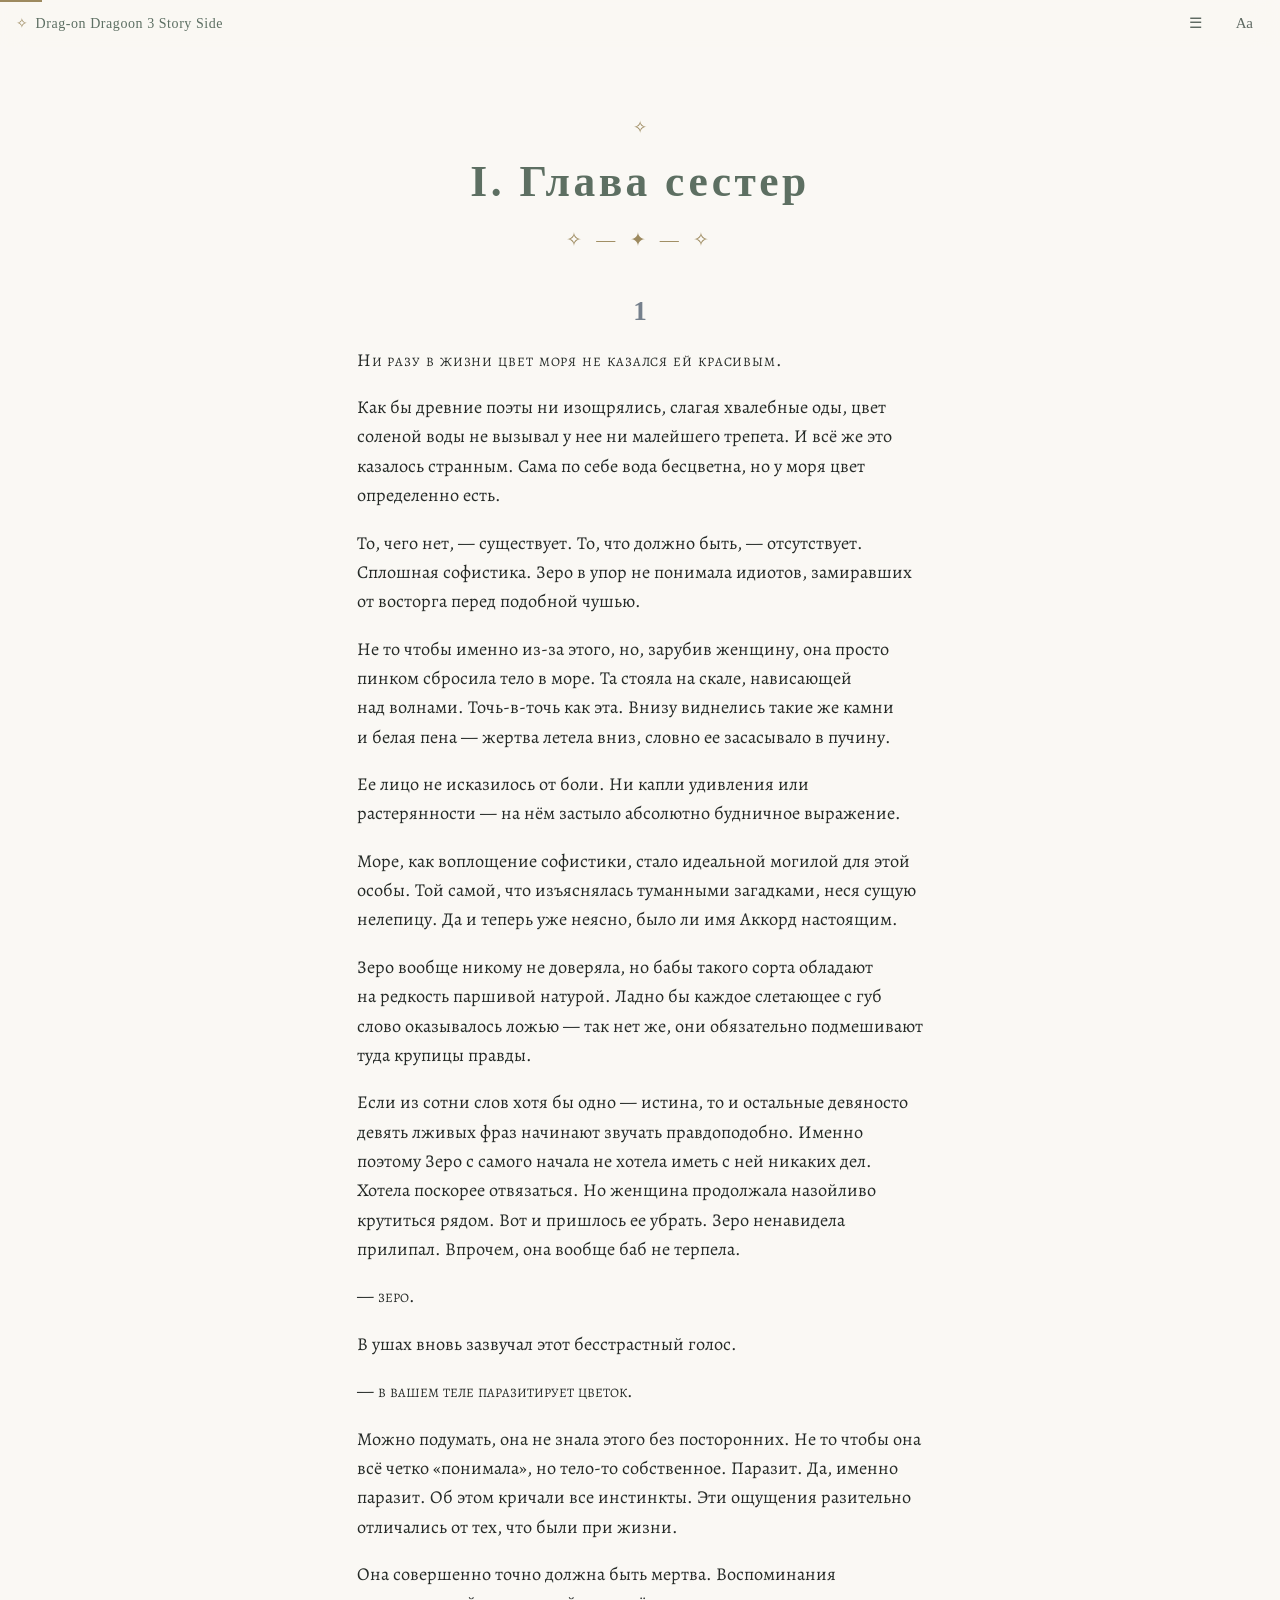
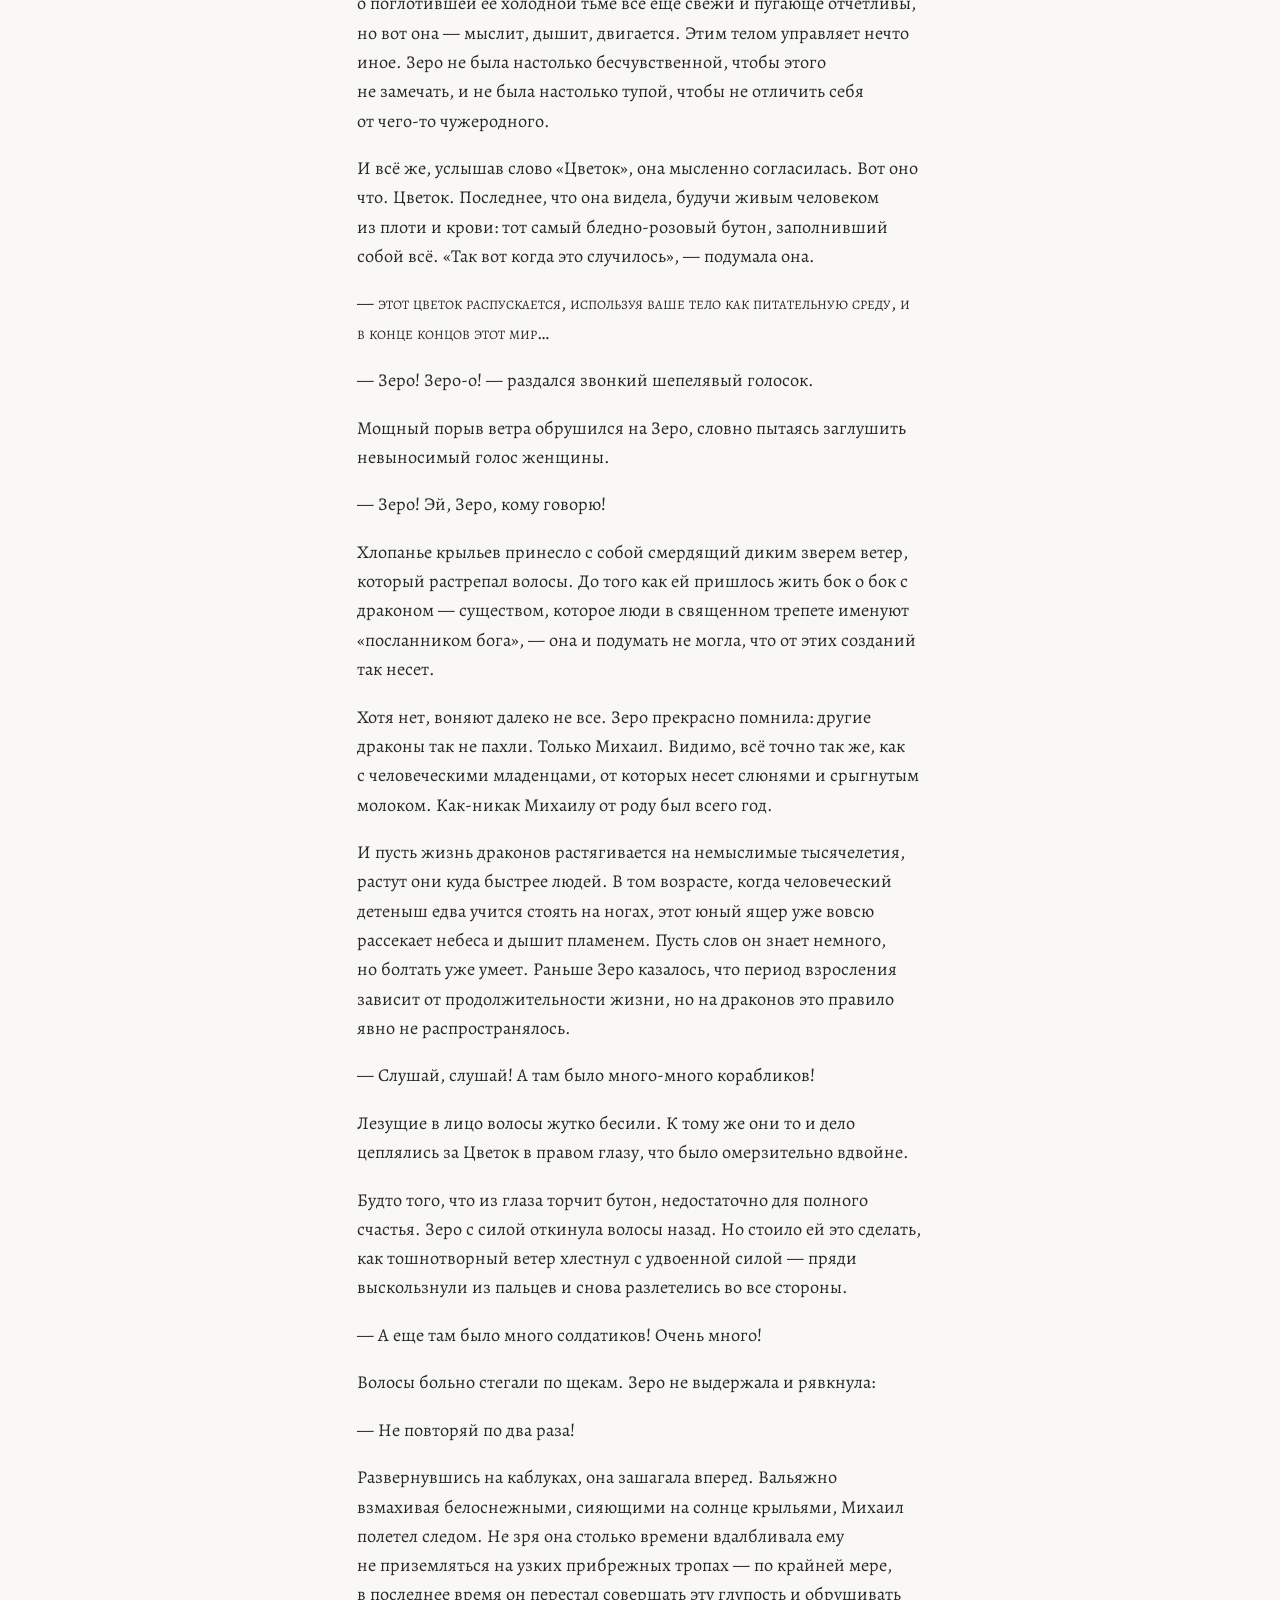
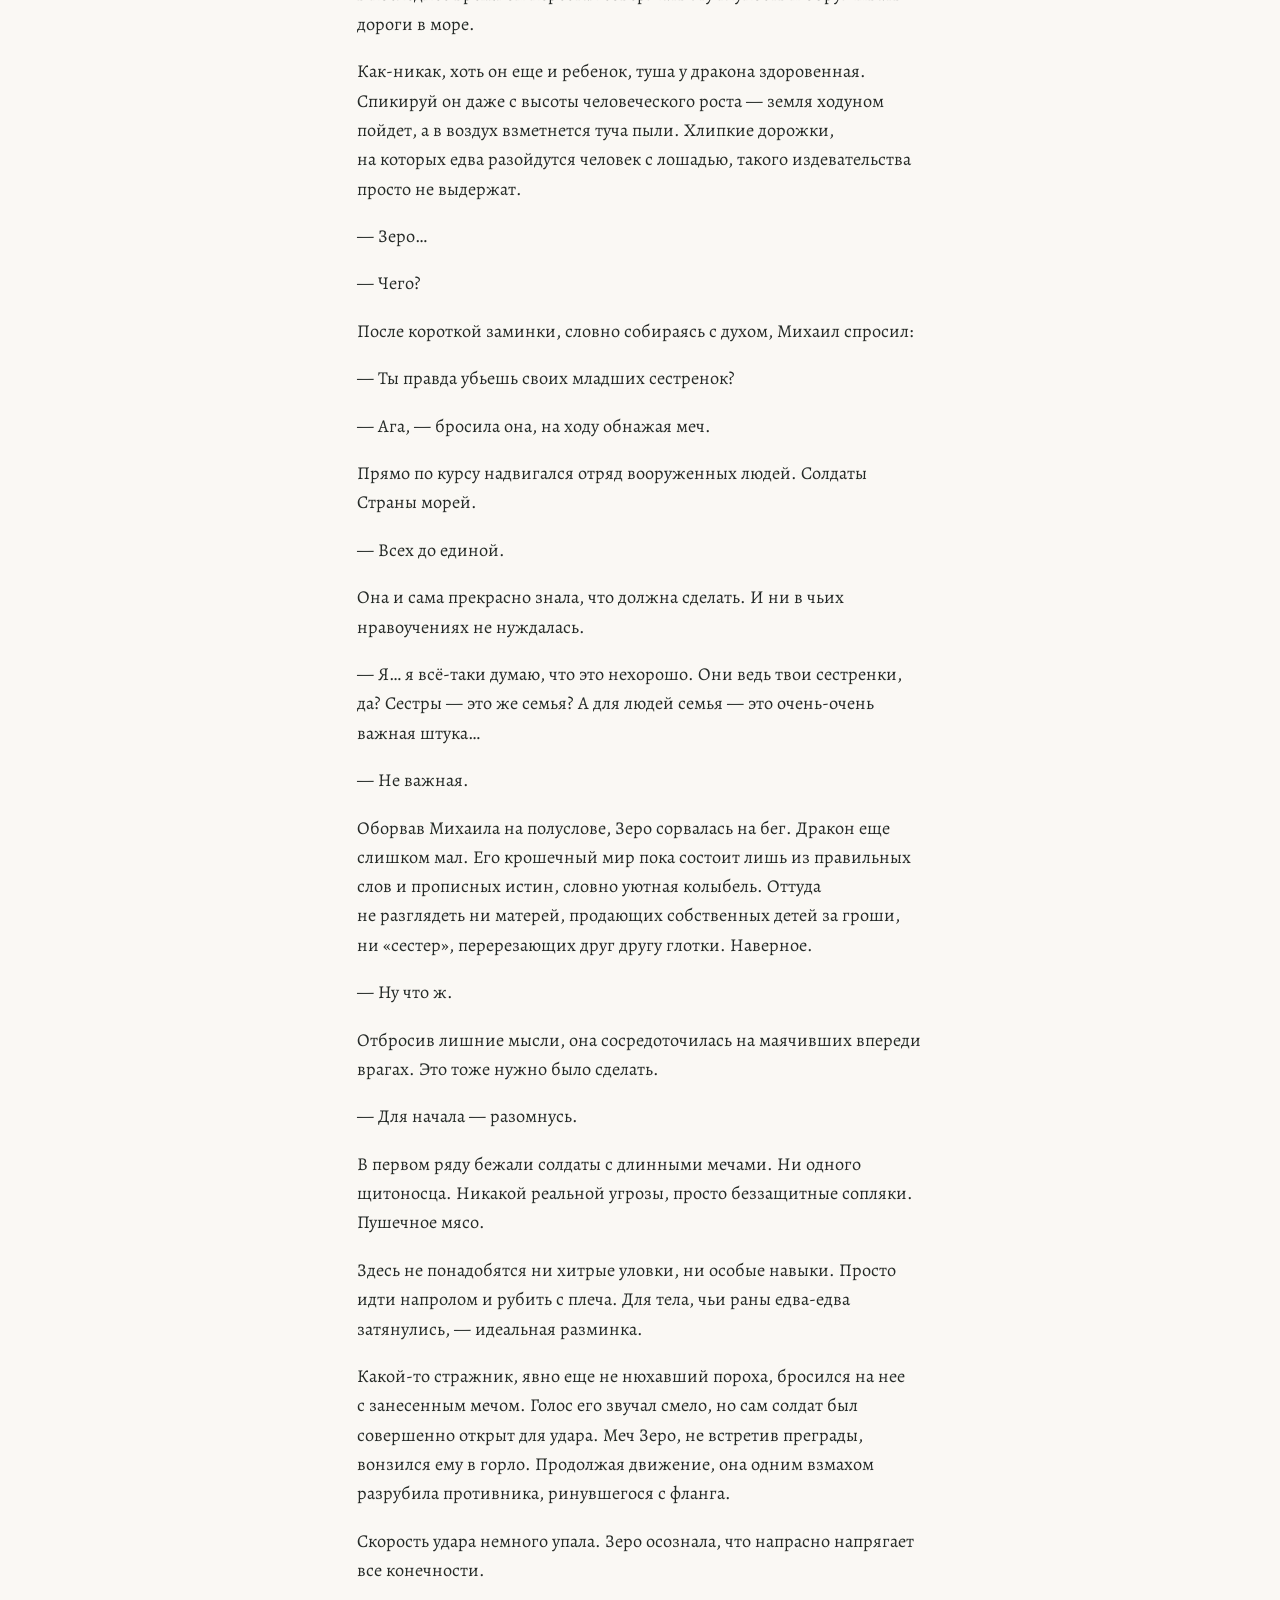
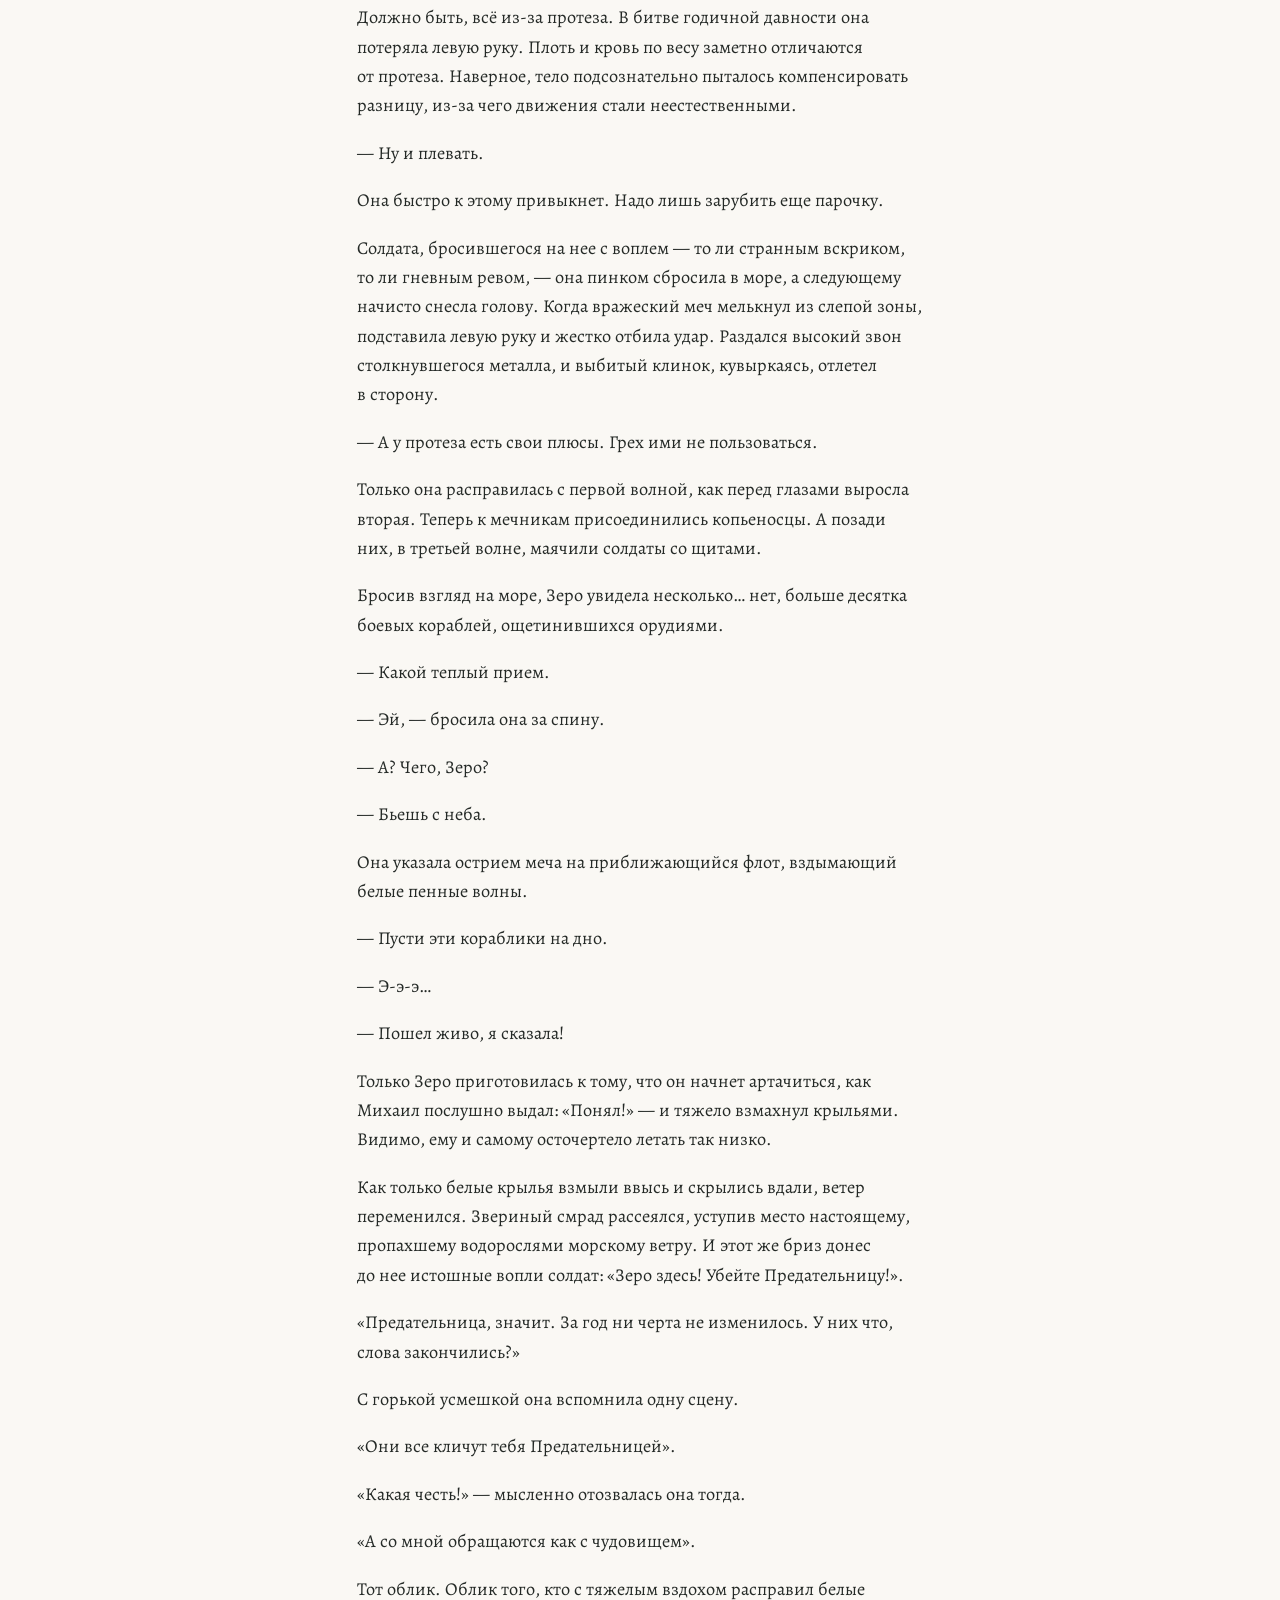
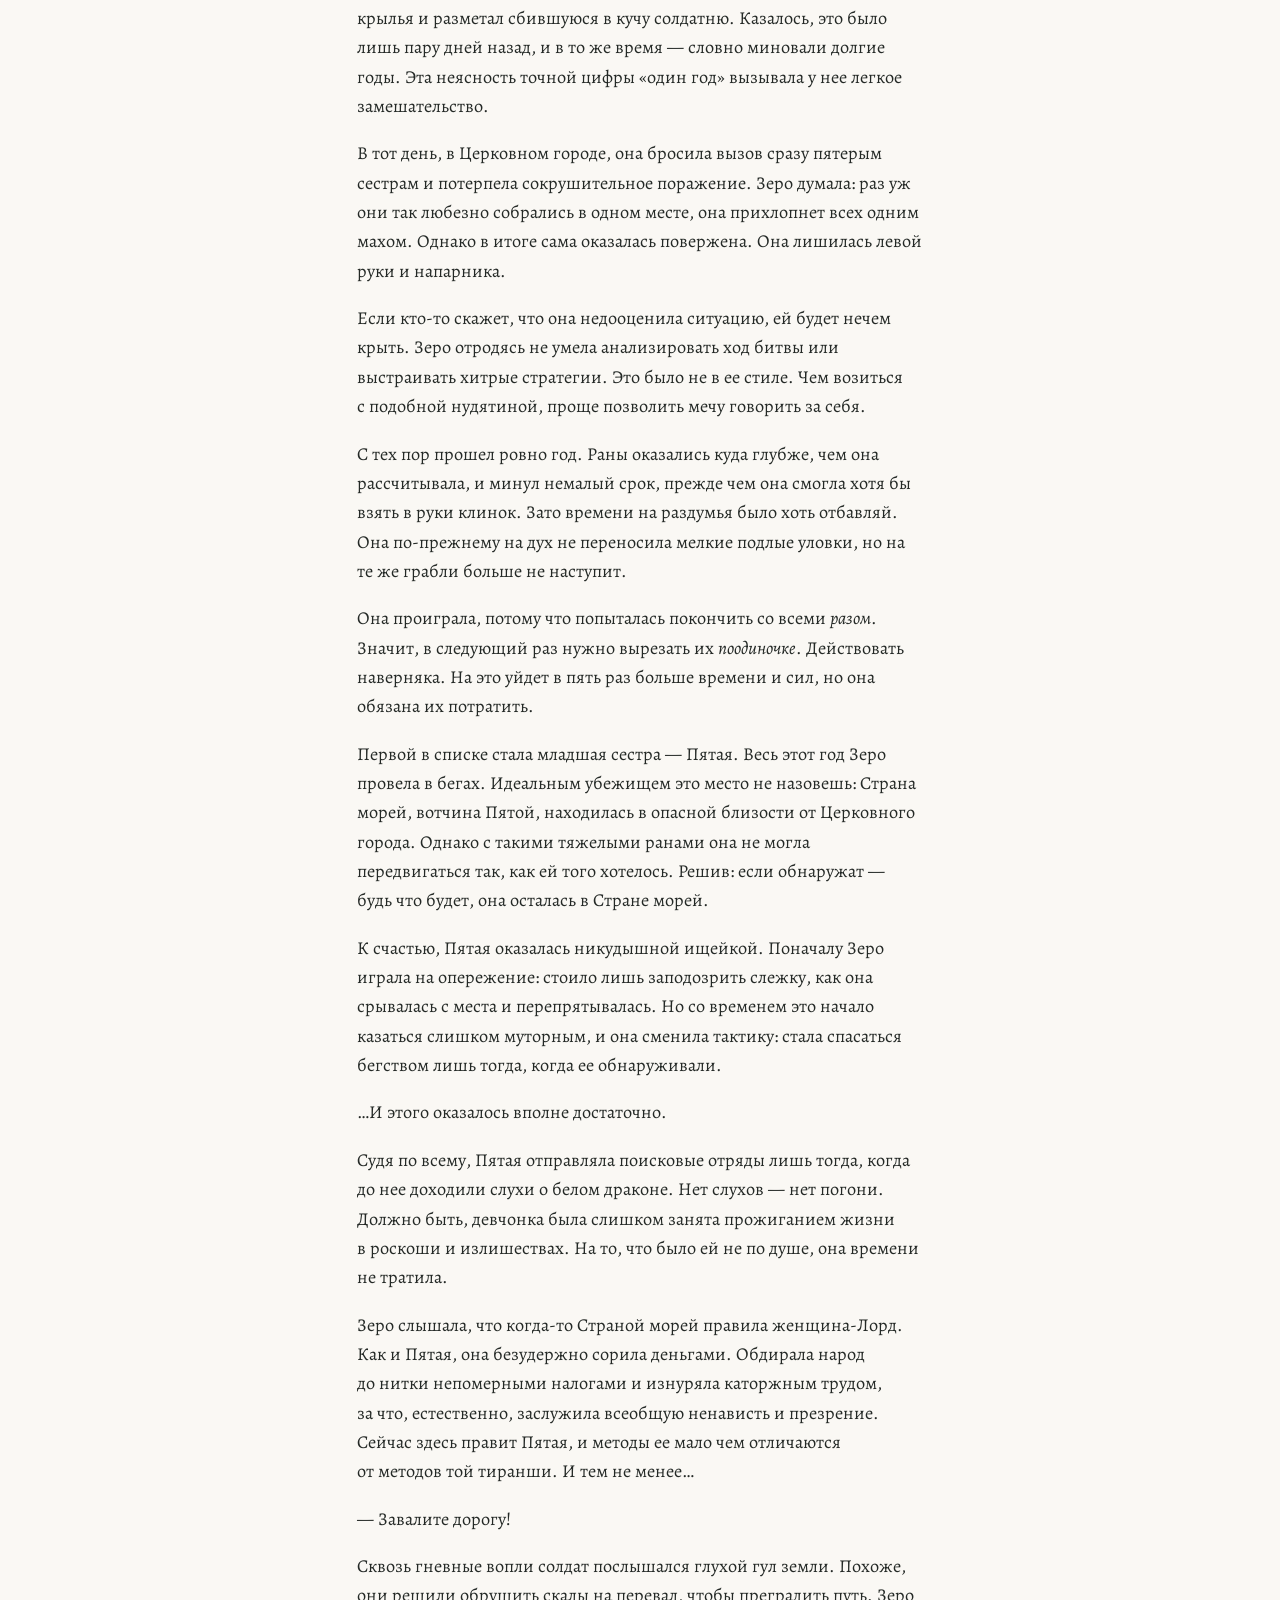
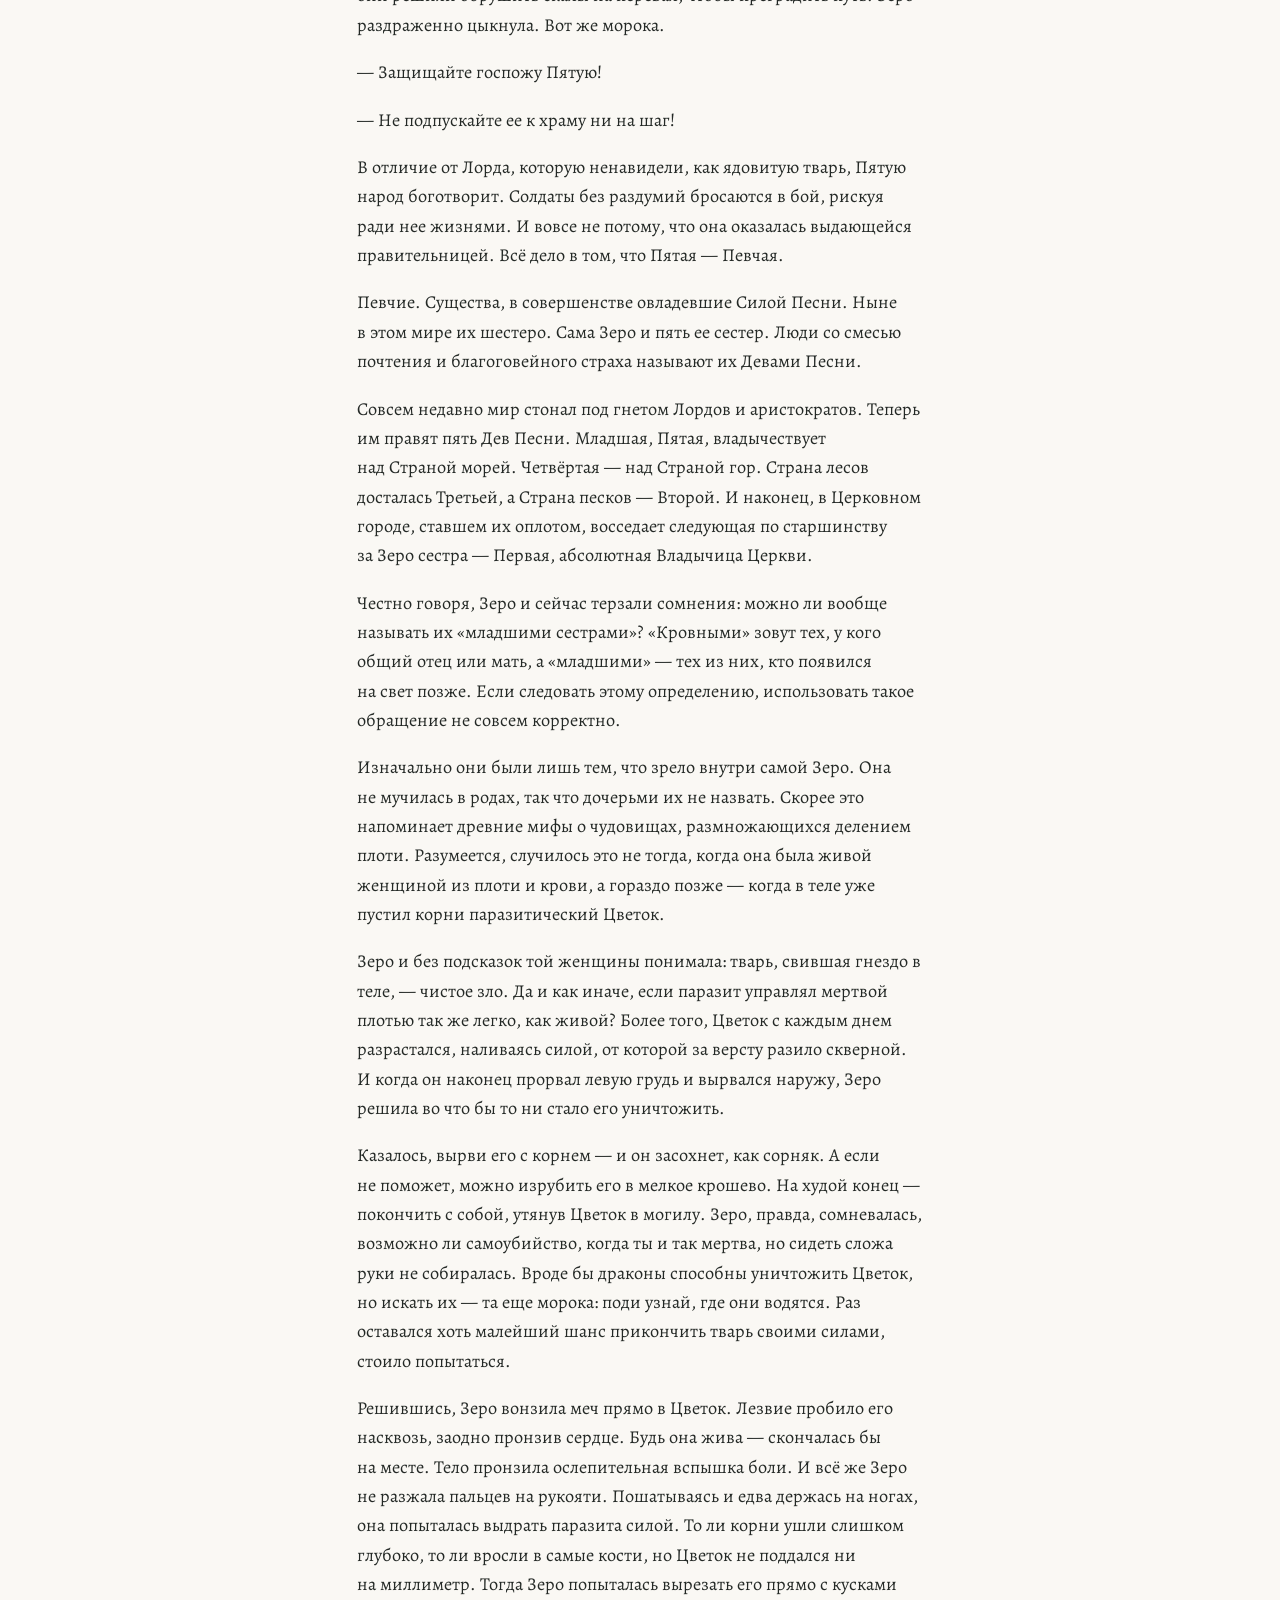
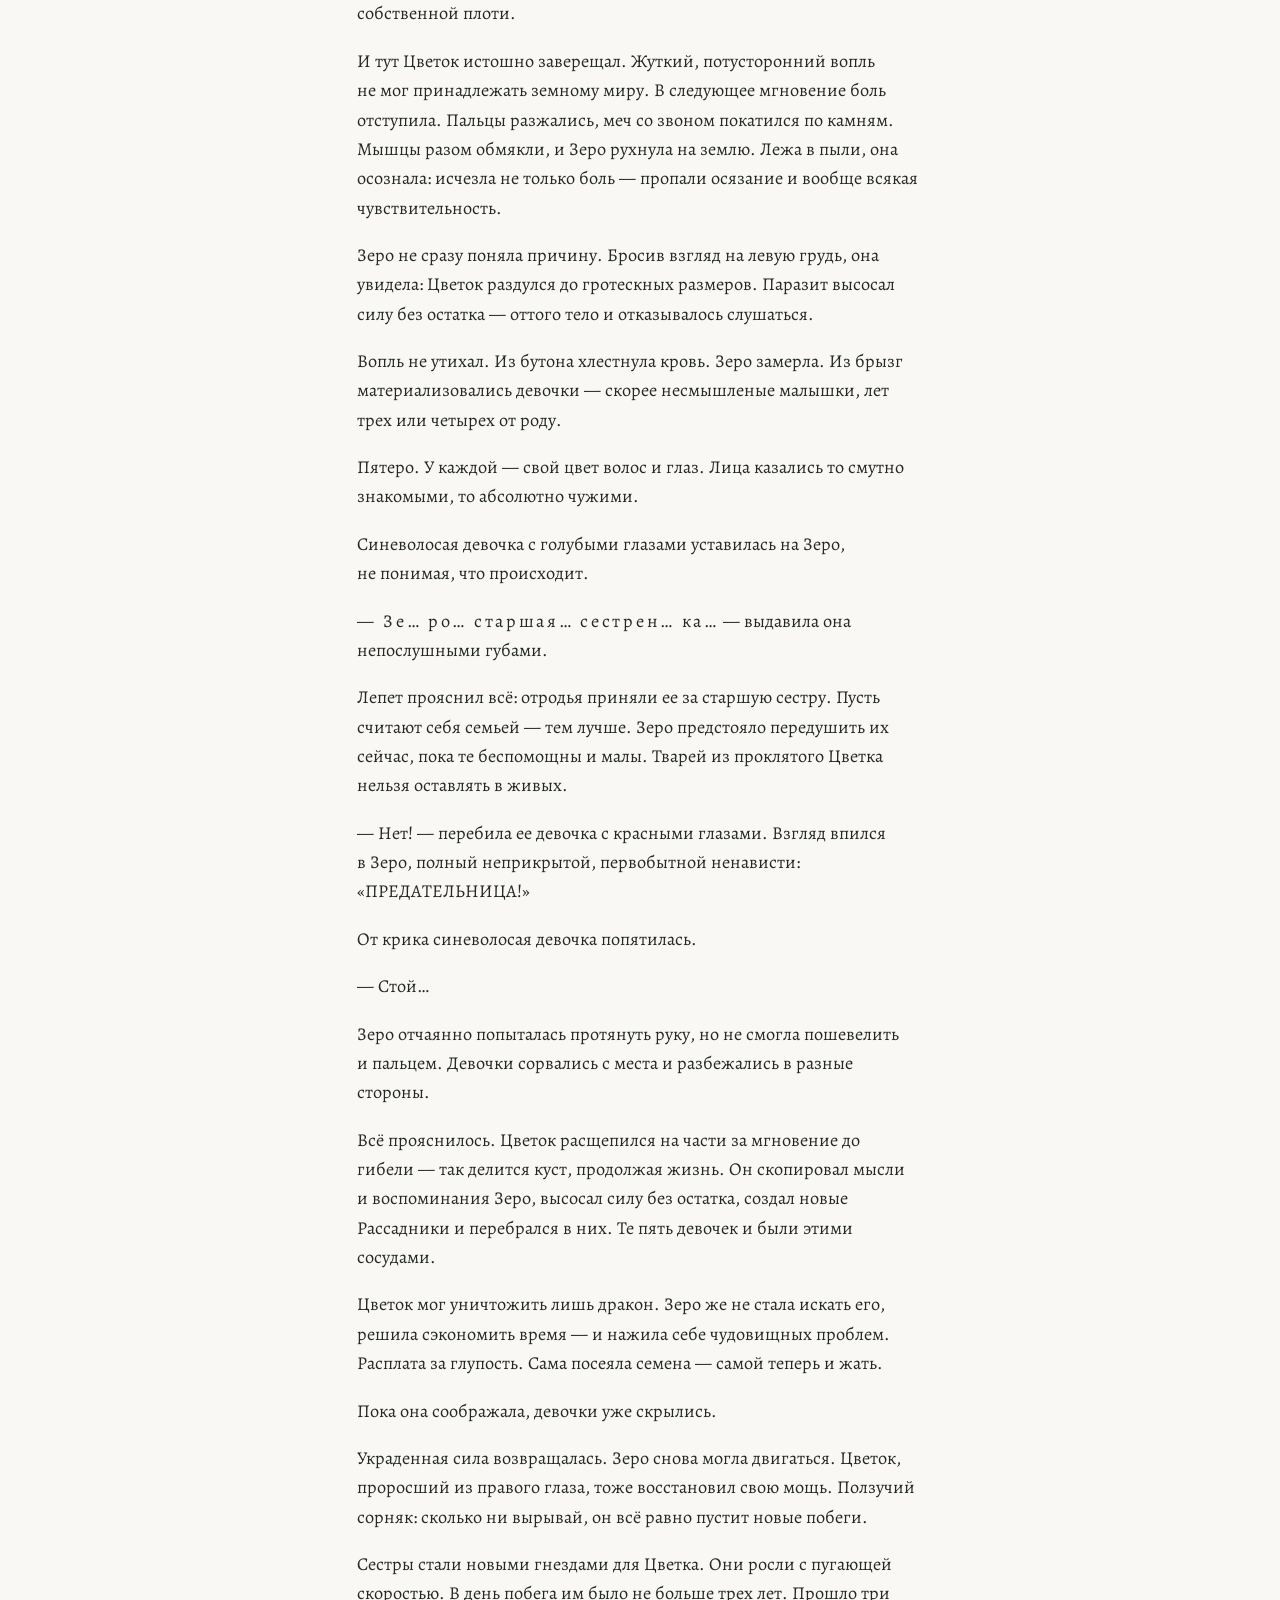
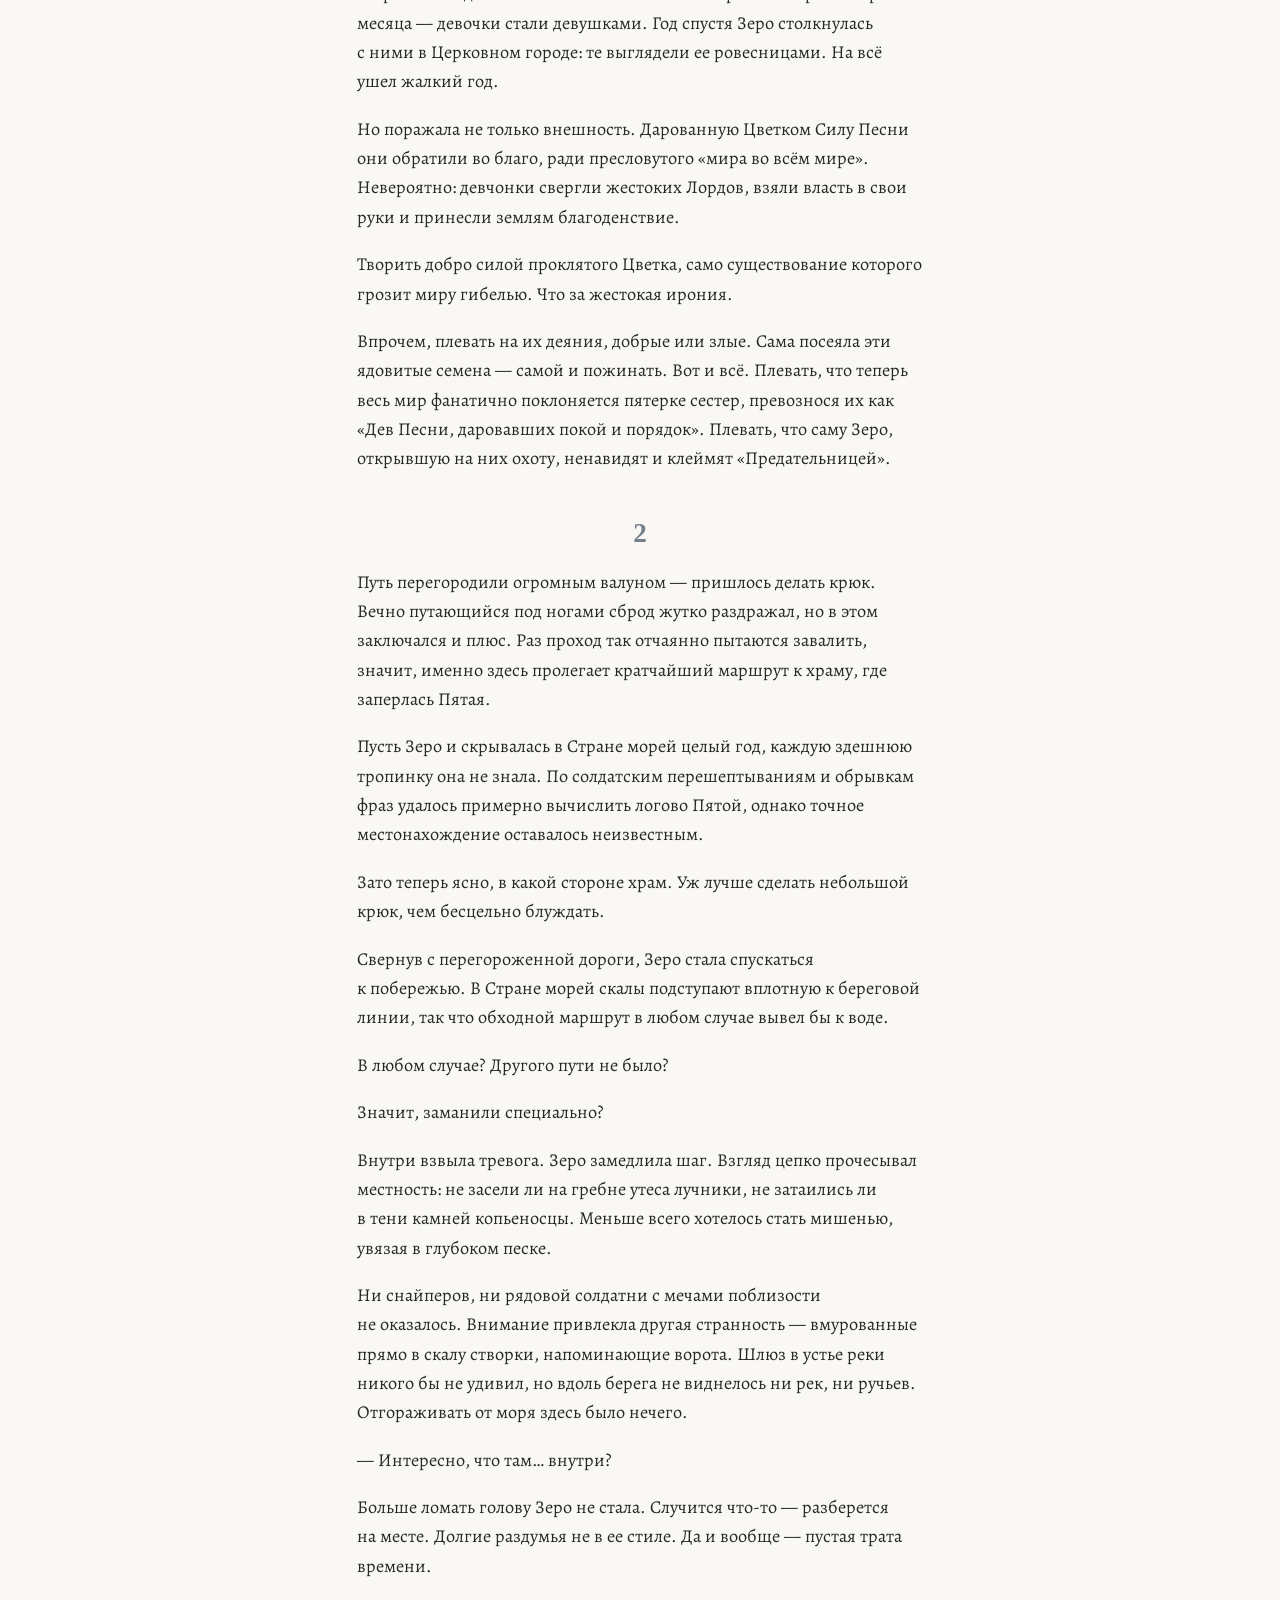
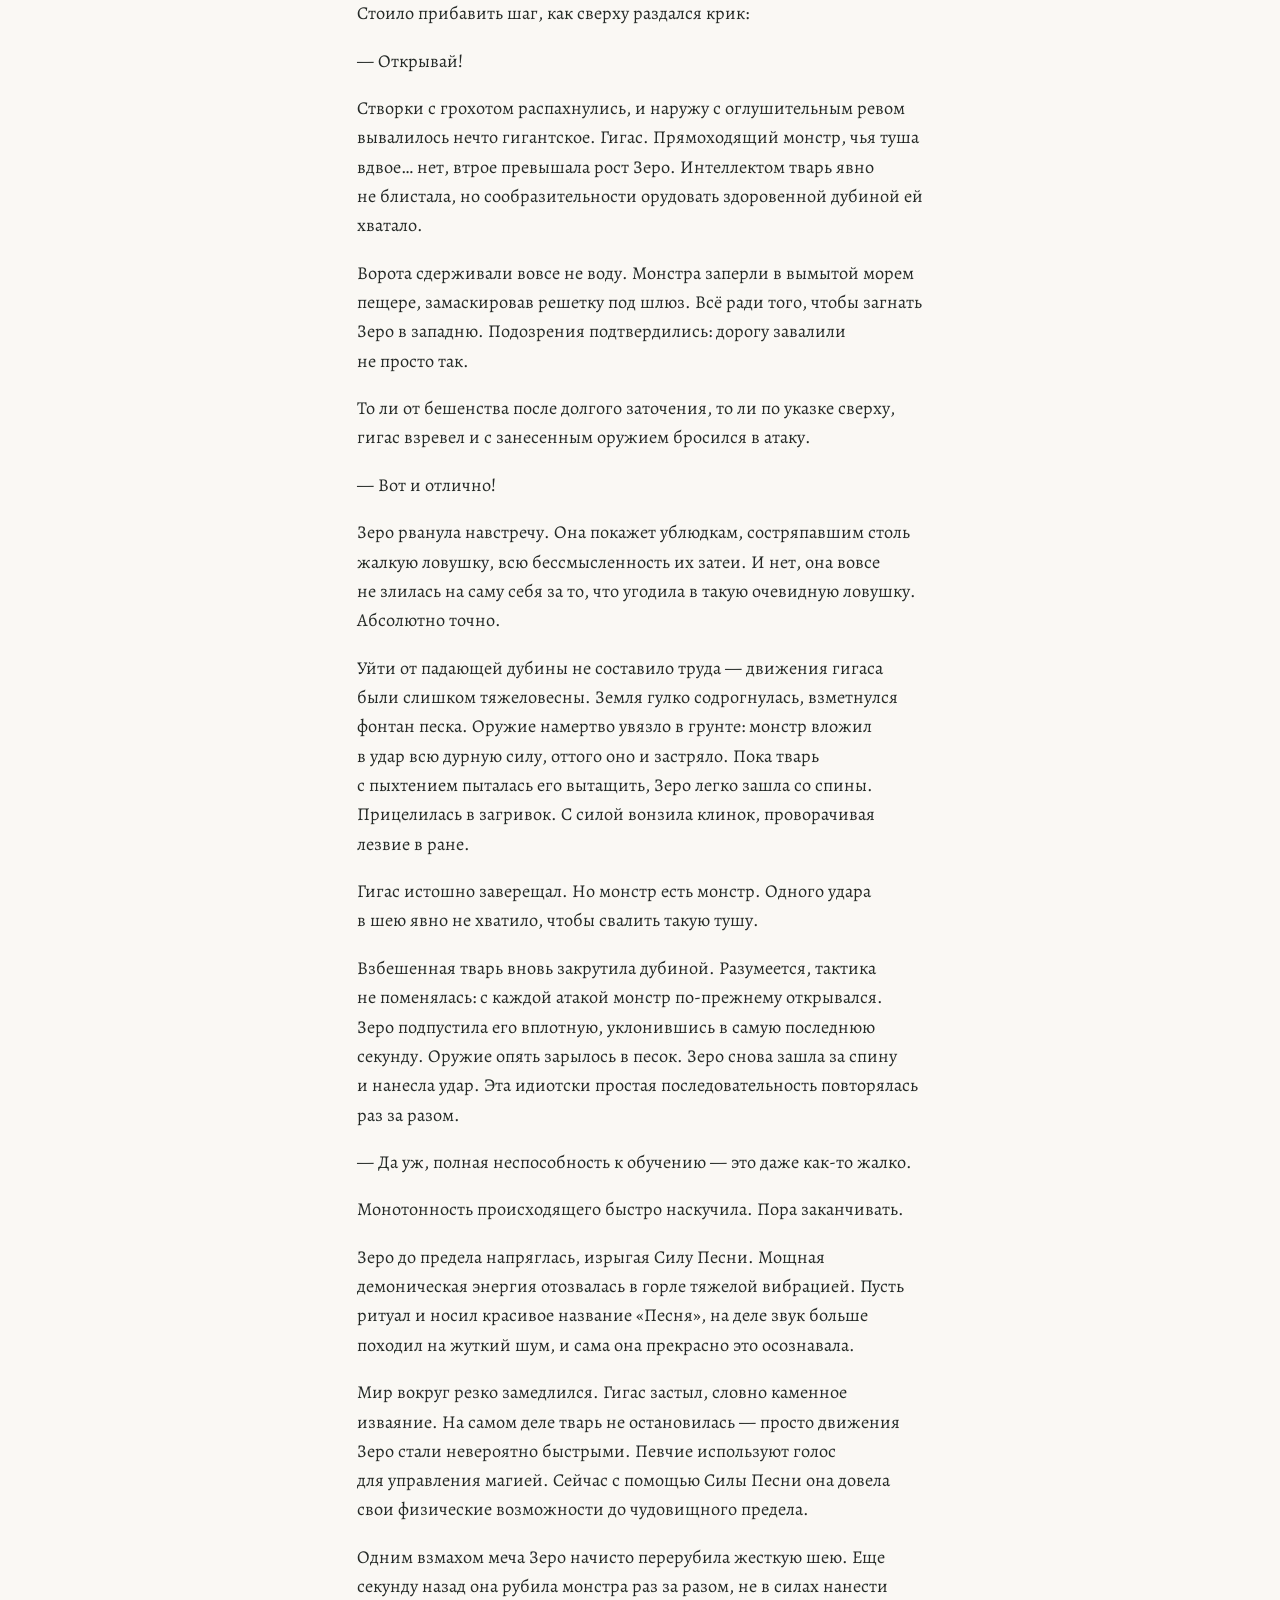
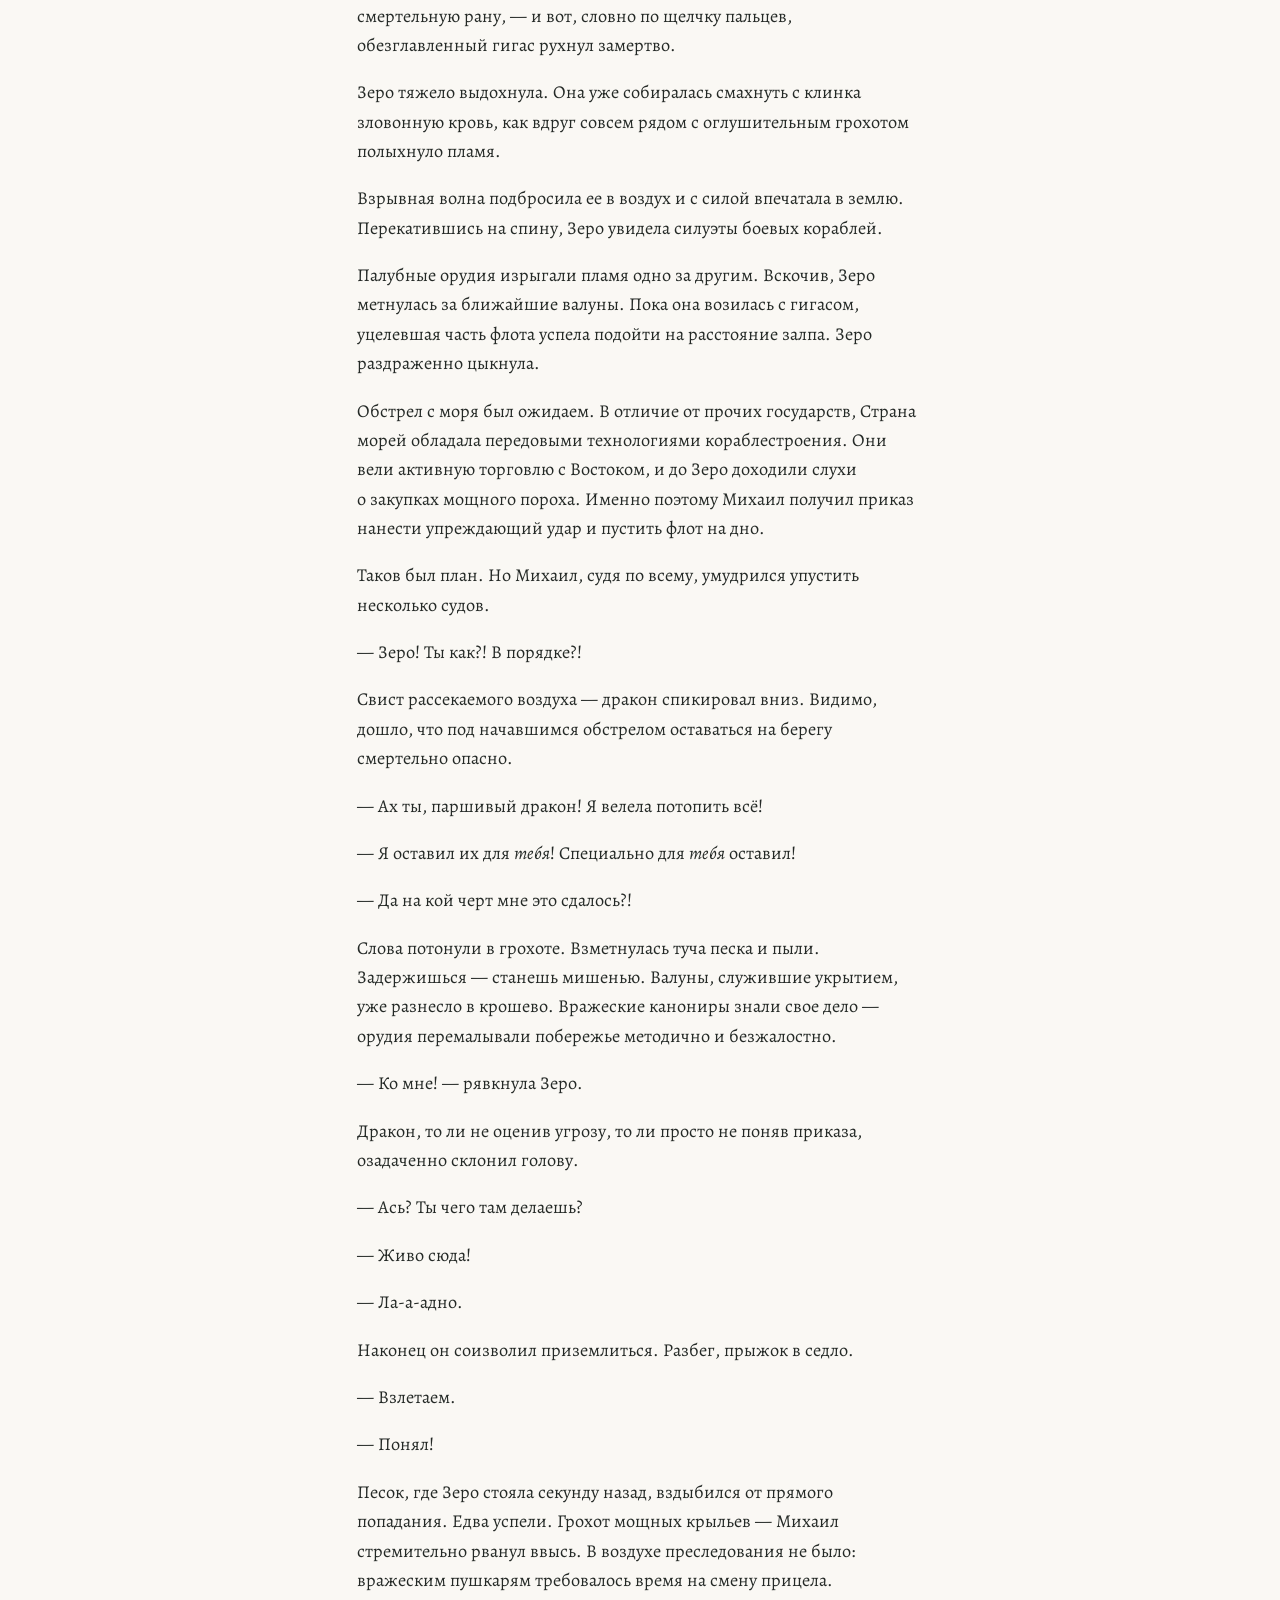
<file: glava-sester/index.html>
<!DOCTYPE html>
<html lang="ru" class="axis-center">
<head>
<meta charset="utf-8">
<meta name="viewport" content="width=device-width,initial-scale=1,viewport-fit=cover">
<title>I. Глава сестер — Drag-on Dragoon 3 Story Side · читать онлайн на русском</title>
<meta name="description" content="Глава сестер — первая глава ранобэ Drag-on Dragoon 3 Story Side (Drakengard 3) на русском. Перевод True Amadeus, читать онлайн бесплатно.">
<link rel="canonical" href="https://trueamadeus.github.io/glava-sester/">
<meta name="robots" content="index,follow,max-snippet:-1,max-image-preview:large">
<meta name="yandex-verification" content="1f06be0ccea55900">
<meta name="google-site-verification" content="Lc171sB0d8TWc6wXRecWT9mlNaDjUhrg7dLiElUYtM0">
<meta property="og:type" content="article">
<meta property="og:site_name" content="trueamadeus">
<meta property="og:locale" content="ru_RU">
<meta property="og:title" content="I. Глава сестер — Drag-on Dragoon 3 Story Side · читать онлайн на русском">
<meta property="og:description" content="Глава сестер — первая глава ранобэ Drag-on Dragoon 3 Story Side (Drakengard 3) на русском. Перевод True Amadeus, читать онлайн бесплатно.">
<meta property="og:url" content="https://trueamadeus.github.io/glava-sester/">
<meta property="og:image" content="https://trueamadeus.github.io/assets/og.jpg">
<meta property="og:image:width" content="1200">
<meta property="og:image:height" content="630">
<meta name="twitter:card" content="summary_large_image">
<meta name="theme-color" content="#faf8f4" media="(prefers-color-scheme: light)">
<meta name="theme-color" content="#15181a" media="(prefers-color-scheme: dark)">
<link rel="icon" href="../assets/favicon.svg" type="image/svg+xml">
<link rel="apple-touch-icon" href="../assets/icon-180.png">
<link rel="preload" as="font" type="font/woff2" crossorigin
      href="../assets/fonts/alegreya-cyrillic-normal.woff2">
<link rel="stylesheet" href="../assets/book.898f5f8b.css">
<link rel="stylesheet" href="../assets/site.9630bb89.css">
<script>(function(){try{var d=document.documentElement,s=localStorage,g=function(k){return s.getItem('ta:'+k)},v;
if((v=g('theme')))d.setAttribute('data-theme',v);
if((v=g('font')))d.setAttribute('data-font',v);
if((v=g('measure')))d.setAttribute('data-measure',v);
if((v=g('just'))==='1')d.setAttribute('data-just','1');
/* Кегль применяется ТОЛЬКО там, где читают. Ползунок живёт в читалке и
   принадлежит тексту книги; на главной и на 404 читать нечего, а раздутая
   обложка с гигантскими кнопками — побочный эффект, а не настройка. */
if(d.getAttribute('data-page')!=='bare'&&(v=g('size')))d.style.setProperty('--fs',v/100);}catch(e){}})();</script>
<script type="application/ld+json">{"@context":"https://schema.org","@type":"Chapter","name":"I. Глава сестер","url":"https://trueamadeus.github.io/glava-sester/","position":4,"inLanguage":"ru","description":"Глава сестер — первая глава ранобэ Drag-on Dragoon 3 Story Side (Drakengard 3) на русском. Перевод True Amadeus, читать онлайн бесплатно.","wordCount":6806,"isPartOf":{"@type":"Book","name":"Drag-on Dragoon 3 Story Side","url":"https://trueamadeus.github.io/"},"author":[{"@type":"Person","name":"Ёко Таро"},{"@type":"Person","name":"Дзюн Эйсима"}],"translator":{"@type":"Person","name":"True Amadeus","url":"https://trueamadeus.github.io/","sameAs":["https://t.me/TrueAmadeus","https://www.youtube.com/@TrueAmadeus"]}}</script>
<script type="application/ld+json">{"@context":"https://schema.org","@type":"BreadcrumbList","itemListElement":[{"@type":"ListItem","position":1,"name":"Drag-on Dragoon 3 Story Side","item":"https://trueamadeus.github.io/"},{"@type":"ListItem","position":2,"name":"I. Глава сестер","item":"https://trueamadeus.github.io/glava-sester/"}]}</script>
</head>
<body data-slug="glava-sester" data-title="I. Глава сестер" data-w-before="1212" data-w-page="6806" data-w-total="37309">
<a class="skip" href="#tekst">Перейти к тексту</a>
<div id="progress" role="presentation"></div>
<header id="bar">
  <a class="home" href="../"><span class="orn" aria-hidden="true">✧</span>Drag-on Dragoon 3 Story Side</a>
  <span class="spring"></span>
  <button type="button" class="tool" id="btn-toc" aria-expanded="false" aria-controls="toc" title="Содержание">&#9776;</button>
  <button type="button" class="tool" id="btn-prefs" aria-expanded="false" aria-controls="prefs" title="Вид и шрифт">Аа</button>
</header>
<nav id="toc" hidden aria-label="Содержание книги">
<ol>
<li><a class="home-link" href="../">Главная</a></li>
<li><a href="../karta-mira/">Карта мира</a></li>
<li><a href="../personazhi/">Персонажи</a></li>
<li><a href="../prolog/">Пролог</a></li>
<li><a href="../glava-sester/" aria-current="page">I. Глава сестер</a></li>
<li><a href="../glava-drakona/">II. Глава дракона</a></li>
<li><a href="../glava-apostolov/">III. Глава Апостолов</a></li>
<li><a href="../glava-tsvetka/">IV. Глава Цветка</a></li>
<li><a href="../zametki-o-perevode/">Заметки о переводе</a></li>
</ol>
<hr class="sep">
<a class="dl" href="../#skachat">Скачать PDF и EPUB</a>
</nav>
<div id="prefs" hidden role="group" aria-label="Настройки чтения">
  <div class="row"><span class="lab">Тема</span><div class="chips">
    <button type="button" class="chip" data-pref="theme" data-val="" aria-pressed="false">Авто</button>
    <button type="button" class="chip" data-pref="theme" data-val="light" aria-pressed="false">Свет</button>
    <button type="button" class="chip" data-pref="theme" data-val="sepia" aria-pressed="false">Сепия</button>
    <button type="button" class="chip" data-pref="theme" data-val="dark" aria-pressed="false">Тьма</button>
  </div></div>
  <div class="row"><span class="lab">Шрифт</span><div class="chips">
    <button type="button" class="chip" data-pref="font" data-val="" aria-pressed="false">Alegreya</button>
    <button type="button" class="chip" data-pref="font" data-val="serif" aria-pressed="false">Georgia</button>
    <button type="button" class="chip" data-pref="font" data-val="sans" aria-pressed="false">Без засечек</button>
  </div></div>
  <div class="row"><span class="lab">Размер</span><div class="stepper">
    <button type="button" class="chip" id="size-minus" aria-label="Мельче">A&#8722;</button>
    <output id="size-out">100%</output>
    <button type="button" class="chip" id="size-plus" aria-label="Крупнее">A+</button>
  </div></div>
  <div class="row"><span class="lab">Ширина</span><div class="chips">
    <button type="button" class="chip" data-pref="measure" data-val="narrow" aria-pressed="false">Уже</button>
    <button type="button" class="chip" data-pref="measure" data-val="normal" aria-pressed="false">Норма</button>
    <button type="button" class="chip" data-pref="measure" data-val="wide" aria-pressed="false">Шире</button>
  </div></div>
  <div class="row"><span class="lab">Выравнивание</span><div class="chips">
    <button type="button" class="chip" data-pref="just" data-val="0" aria-pressed="false">Влево</button>
    <button type="button" class="chip" data-pref="just" data-val="1" aria-pressed="false">По ширине</button>
  </div></div>
</div>
<main id="tekst">
<div class="book">
<div class="part-title doc-start doc-end">
<h1 id="doc8" class="ps1 doc-start"><strong><span>I. Глава сестер</span></strong></h1>
<div class="keep-together"><p id="doc9" class="heading-medium"><span class="sec-anchor" id="razdel-1"></span>1</p>
<p class="ps2 opening-line">Ни разу в жизни цвет моря не казался ей красивым.</p>
</div>
<p class="ps2">Как бы древние поэты ни изощрялись, слагая хвалебные оды, цвет соленой воды не вызывал у нее ни малейшего трепета. И всё же это казалось странным. Сама по себе вода бесцветна, но у моря цвет определенно есть.</p>
<p class="ps2">То, чего нет, — существует. То, что должно быть, — отсутствует. Сплошная софистика. Зеро в упор не понимала идиотов, замиравших от восторга перед подобной чушью.</p>
<p class="ps2">Не то чтобы именно из-за этого, но, зарубив женщину, она просто пинком сбросила тело в море. Та стояла на скале, нависающей над волнами. Точь-в-точь как эта. Внизу виднелись такие же камни и белая пена — жертва летела вниз, словно ее засасывало в пучину.</p>
<p class="ps2">Ее лицо не исказилось от боли. Ни капли удивления или растерянности — на нём застыло абсолютно будничное выражение.</p>
<p class="ps2">Море, как воплощение софистики, стало идеальной могилой для этой особы. Той самой, что изъяснялась туманными загадками, неся сущую нелепицу. Да и теперь уже неясно, было ли имя Аккорд настоящим.</p>
<p class="ps2">Зеро вообще никому не доверяла, но бабы такого сорта обладают на редкость паршивой натурой. Ладно бы каждое слетающее с губ слово оказывалось ложью — так нет же, они обязательно подмешивают туда крупицы правды.</p>
<p class="ps2">Если из сотни слов хотя бы одно — истина, то и остальные девяносто девять лживых фраз начинают звучать правдоподобно. Именно поэтому Зеро с самого начала не хотела иметь с ней никаких дел. Хотела поскорее отвязаться. Но женщина продолжала назойливо крутиться рядом. Вот и пришлось ее убрать. Зеро ненавидела прилипал. Впрочем, она вообще баб не терпела.</p>
<p class="ps2"><span class="true-small-caps">— зеро.</span></p>
<p class="ps2">В ушах вновь зазвучал этот бесстрастный голос.</p>
<p class="ps2"><span class="true-small-caps">— в вашем теле паразитирует цветок.</span></p>
<p class="ps2">Можно подумать, она не знала этого без посторонних. Не то чтобы она всё четко «понимала», но тело-то собственное. Паразит. Да, именно паразит. Об этом кричали все инстинкты. Эти ощущения разительно отличались от тех, что были при жизни.</p>
<p class="ps2">Она совершенно точно должна быть мертва. Воспоминания о поглотившей ее холодной тьме всё еще свежи и пугающе отчетливы, но вот она — мыслит, дышит, двигается. Этим телом управляет нечто иное. Зеро не была настолько бесчувственной, чтобы этого не замечать, и не была настолько тупой, чтобы не отличить себя от чего-то чужеродного.</p>
<p class="ps2">И всё же, услышав слово «Цветок», она мысленно согласилась. Вот оно что. Цветок. Последнее, что она видела, будучи живым человеком из плоти и крови: тот самый бледно-розовый бутон, заполнивший собой всё. «Так вот когда это случилось», — подумала она.</p>
<p class="ps2"><span class="true-small-caps">— этот цветок распускается, используя ваше тело как питательную среду, и в конце концов этот мир…</span></p>
<p class="ps2">— Зеро! Зеро-о! — раздался звонкий шепелявый голосок.</p>
<p class="ps2">Мощный порыв ветра обрушился на Зеро, словно пытаясь заглушить невыносимый голос женщины.</p>
<p class="ps2">— Зеро! Эй, Зеро, кому говорю!</p>
<p class="ps2">Хлопанье крыльев принесло с собой смердящий диким зверем ветер, который растрепал волосы. До того как ей пришлось жить бок о бок с драконом — существом, которое люди в священном трепете именуют «посланником бога», — она и подумать не могла, что от этих созданий так несет.</p>
<p class="ps2">Хотя нет, воняют далеко не все. Зеро прекрасно помнила: другие драконы так не пахли. Только Михаил. Видимо, всё точно так же, как с человеческими младенцами, от которых несет слюнями и срыгнутым молоком. Как-никак Михаилу от роду был всего год.</p>
<p class="ps2">И пусть жизнь драконов растягивается на немыслимые тысячелетия, растут они куда быстрее людей. В том возрасте, когда человеческий детеныш едва учится стоять на ногах, этот юный ящер уже вовсю рассекает небеса и дышит пламенем. Пусть слов он знает немного, но болтать уже умеет. Раньше Зеро казалось, что период взросления зависит от продолжительности жизни, но на драконов это правило явно не распространялось.</p>
<p class="ps2">— Слушай, слушай! А там было много-много корабликов!</p>
<p class="ps2">Лезущие в лицо волосы жутко бесили. К тому же они то и дело цеплялись за Цветок в правом глазу, что было омерзительно вдвойне.</p>
<p class="ps2">Будто того, что из глаза торчит бутон, недостаточно для полного счастья. Зеро с силой откинула волосы назад. Но стоило ей это сделать, как тошнотворный ветер хлестнул с удвоенной силой — пряди выскользнули из пальцев и снова разлетелись во все стороны.</p>
<p class="ps2">— А еще там было много солдатиков! Очень много!</p>
<p class="ps2">Волосы больно стегали по щекам. Зеро не выдержала и рявкнула:</p>
<p class="ps2">— Не повторяй по два раза!</p>
<p class="ps2">Развернувшись на каблуках, она зашагала вперед. Вальяжно взмахивая белоснежными, сияющими на солнце крыльями, Михаил полетел следом. Не зря она столько времени вдалбливала ему не приземляться на узких прибрежных тропах — по крайней мере, в последнее время он перестал совершать эту глупость и обрушивать дороги в море.</p>
<p class="ps2">Как-никак, хоть он еще и ребенок, туша у дракона здоровенная. Спикируй он даже с высоты человеческого роста — земля ходуном пойдет, а в воздух взметнется туча пыли. Хлипкие дорожки, на которых едва разойдутся человек с лошадью, такого издевательства просто не выдержат.</p>
<p class="ps2">— Зеро…</p>
<p class="ps2">— Чего?</p>
<p class="ps2">После короткой заминки, словно собираясь с духом, Михаил спросил:</p>
<p class="ps2">— Ты правда убьешь своих младших сестренок?</p>
<p class="ps2">— Ага, — бросила она, на ходу обнажая меч.</p>
<p class="ps2">Прямо по курсу надвигался отряд вооруженных людей. Солдаты Страны морей.</p>
<p class="ps2">— Всех до единой.</p>
<p class="ps2">Она и сама прекрасно знала, что должна сделать. И ни в чьих нравоучениях не нуждалась.</p>
<p class="ps2">— Я… я всё-таки думаю, что это нехорошо. Они ведь твои сестренки, да? Сестры — это же семья? А для людей семья — это очень-очень важная штука…</p>
<p class="ps2">— Не важная.</p>
<p class="ps2">Оборвав Михаила на полуслове, Зеро сорвалась на бег. Дракон еще слишком мал. Его крошечный мир пока состоит лишь из правильных слов и прописных истин, словно уютная колыбель. Оттуда не разглядеть ни матерей, продающих собственных детей за гроши, ни «сестер», перерезающих друг другу глотки. Наверное.</p>
<p class="ps2">— Ну что ж.</p>
<p class="ps2">Отбросив лишние мысли, она сосредоточилась на маячивших впереди врагах. Это тоже нужно было сделать.</p>
<p class="ps2">— Для начала — разомнусь.</p>
<p class="ps2">В первом ряду бежали солдаты с длинными мечами. Ни одного щитоносца. Никакой реальной угрозы, просто беззащитные сопляки. Пушечное мясо.</p>
<p class="ps2">Здесь не понадобятся ни хитрые уловки, ни особые навыки. Просто идти напролом и рубить с плеча. Для тела, чьи раны едва-едва затянулись, — идеальная разминка.</p>
<p class="ps2">Какой-то стражник, явно еще не нюхавший пороха, бросился на нее с занесенным мечом. Голос его звучал смело, но сам солдат был совершенно открыт для удара. Меч Зеро, не встретив преграды, вонзился ему в горло. Продолжая движение, она одним взмахом разрубила противника, ринувшегося с фланга.</p>
<p class="ps2">Скорость удара немного упала. Зеро осознала, что напрасно напрягает все конечности.</p>
<p class="ps2">Должно быть, всё из-за протеза. В битве годичной давности она потеряла левую руку. Плоть и кровь по весу заметно отличаются от протеза. Наверное, тело подсознательно пыталось компенсировать разницу, из-за чего движения стали неестественными.</p>
<p class="ps2">— Ну и плевать.</p>
<p class="ps2">Она быстро к этому привыкнет. Надо лишь зарубить еще парочку.</p>
<p class="ps2">Солдата, бросившегося на нее с воплем — то ли странным вскриком, то ли гневным ревом, — она пинком сбросила в море, а следующему начисто снесла голову. Когда вражеский меч мелькнул из слепой зоны, подставила левую руку и жестко отбила удар. Раздался высокий звон столкнувшегося металла, и выбитый клинок, кувыркаясь, отлетел в сторону.</p>
<p class="ps2">— А у протеза есть свои плюсы. Грех ими не пользоваться.</p>
<p class="ps2">Только она расправилась с первой волной, как перед глазами выросла вторая. Теперь к мечникам присоединились копьеносцы. А позади них, в третьей волне, маячили солдаты со щитами.</p>
<p class="ps2">Бросив взгляд на море, Зеро увидела несколько… нет, больше десятка боевых кораблей, ощетинившихся орудиями.</p>
<p class="ps2">— Какой теплый прием.</p>
<p class="ps2">— Эй, — бросила она за спину.</p>
<p class="ps2">— А? Чего, Зеро?</p>
<p class="ps2">— Бьешь с неба.</p>
<p class="ps2">Она указала острием меча на приближающийся флот, вздымающий белые пенные волны.</p>
<p class="ps2">— Пусти эти кораблики на дно.</p>
<p class="ps2">— Э-э-э…</p>
<p class="ps2">— Пошел живо, я сказала!</p>
<p class="ps2">Только Зеро приготовилась к тому, что он начнет артачиться, как Михаил послушно выдал: «Понял!» — и тяжело взмахнул крыльями. Видимо, ему и самому осточертело летать так низко.</p>
<p class="ps2">Как только белые крылья взмыли ввысь и скрылись вдали, ветер переменился. Звериный смрад рассеялся, уступив место настоящему, пропахшему водорослями морскому ветру. И этот же бриз донес до нее истошные вопли солдат: «Зеро здесь! Убейте Предательницу!».</p>
<p class="ps2">«Предательница, значит. За год ни черта не изменилось. У них что, слова закончились?»</p>
<p class="ps2">С горькой усмешкой она вспомнила одну сцену.</p>
<p class="ps2">«Они все кличут тебя Предательницей».</p>
<p class="ps2">«Какая честь!» — мысленно отозвалась она тогда.</p>
<p class="ps2">«А со мной обращаются как с чудовищем».</p>
<p class="ps2">Тот облик. Облик того, кто с тяжелым вздохом расправил белые крылья и разметал сбившуюся в кучу солдатню. Казалось, это было лишь пару дней назад, и в то же время — словно миновали долгие годы. Эта неясность точной цифры «один год» вызывала у нее легкое замешательство.</p>
<p class="ps2">В тот день, в Церковном городе, она бросила вызов сразу пятерым сестрам и потерпела сокрушительное поражение. Зеро думала: раз уж они так любезно собрались в одном месте, она прихлопнет всех одним махом. Однако в итоге сама оказалась повержена. Она лишилась левой руки и напарника.</p>
<p class="ps2">Если кто-то скажет, что она недооценила ситуацию, ей будет нечем крыть. Зеро отродясь не умела анализировать ход битвы или выстраивать хитрые стратегии. Это было не в ее стиле. Чем возиться с подобной нудятиной, проще позволить мечу говорить за себя.</p>
<p class="ps2">С тех пор прошел ровно год. Раны оказались куда глубже, чем она рассчитывала, и минул немалый срок, прежде чем она смогла хотя бы взять в руки клинок. Зато времени на раздумья было хоть отбавляй. Она по-прежнему на дух не переносила мелкие подлые уловки, но на те же грабли больше не наступит.</p>
<p class="ps2">Она проиграла, потому что попыталась покончить со всеми <em><span style="font-style:italic;">разом</span></em>. Значит, в следующий раз нужно вырезать их <em><span style="font-style:italic;">поодиночке</span></em>. Действовать наверняка. На это уйдет в пять раз больше времени и сил, но она обязана их потратить.</p>
<p class="ps2">Первой в списке стала младшая сестра — Пятая. Весь этот год Зеро провела в бегах. Идеальным убежищем это место не назовешь: Страна морей, вотчина Пятой, находилась в опасной близости от Церковного города. Однако с такими тяжелыми ранами она не могла передвигаться так, как ей того хотелось. Решив: если обнаружат — будь что будет, она осталась в Стране морей.</p>
<p class="ps2">К счастью, Пятая оказалась никудышной ищейкой. Поначалу Зеро играла на опережение: стоило лишь заподозрить слежку, как она срывалась с места и перепрятывалась. Но со временем это начало казаться слишком муторным, и она сменила тактику: стала спасаться бегством лишь тогда, когда ее обнаруживали.</p>
<p class="ps2">…И этого оказалось вполне достаточно.</p>
<p class="ps2">Судя по всему, Пятая отправляла поисковые отряды лишь тогда, когда до нее доходили слухи о белом драконе. Нет слухов — нет погони. Должно быть, девчонка была слишком занята прожиганием жизни в роскоши и излишествах. На то, что было ей не по душе, она времени не тратила.</p>
<p class="ps2">Зеро слышала, что когда-то Страной морей правила женщина-Лорд. Как и Пятая, она безудержно сорила деньгами. Обдирала народ до нитки непомерными налогами и изнуряла каторжным трудом, за что, естественно, заслужила всеобщую ненависть и презрение. Сейчас здесь правит Пятая, и методы ее мало чем отличаются от методов той тиранши. И тем не менее…</p>
<p class="ps2">— Завалите дорогу!</p>
<p class="ps2">Сквозь гневные вопли солдат послышался глухой гул земли. Похоже, они решили обрушить скалы на перевал, чтобы преградить путь. Зеро раздраженно цыкнула. Вот же морока.</p>
<p class="ps2">— Защищайте госпожу Пятую!</p>
<p class="ps2">— Не подпускайте ее к храму ни на шаг!</p>
<p class="ps2">В отличие от Лорда, которую ненавидели, как ядовитую тварь, Пятую народ боготворит. Солдаты без раздумий бросаются в бой, рискуя ради нее жизнями. И вовсе не потому, что она оказалась выдающейся правительницей. Всё дело в том, что Пятая — Певчая.</p>
<p class="ps2">Певчие. Существа, в совершенстве овладевшие Силой Песни. Ныне в этом мире их шестеро. Сама Зеро и пять ее сестер. Люди со смесью почтения и благоговейного страха называют их Девами Песни.</p>
<p class="ps2">Совсем недавно мир стонал под гнетом Лордов и аристократов. Теперь им правят пять Дев Песни. Младшая, Пятая, владычествует над Страной морей. Четвёртая — над Страной гор. Страна лесов досталась Третьей, а Страна песков — Второй. И наконец, в Церковном городе, ставшем их оплотом, восседает следующая по старшинству за Зеро сестра — Первая, абсолютная Владычица Церкви.</p>
<p class="ps2">Честно говоря, Зеро и сейчас терзали сомнения: можно ли вообще называть их «младшими сестрами»? «Кровными» зовут тех, у кого общий отец или мать, а «младшими» — тех из них, кто появился на свет позже. Если следовать этому определению, использовать такое обращение не совсем корректно.</p>
<p class="ps2">Изначально они были лишь тем, что зрело внутри самой Зеро. Она не мучилась в родах, так что дочерьми их не назвать. Скорее это напоминает древние мифы о чудовищах, размножающихся делением плоти. Разумеется, случилось это не тогда, когда она была живой женщиной из плоти и крови, а гораздо позже — когда в теле уже пустил корни паразитический Цветок.</p>
<p class="ps2">Зеро и без подсказок той женщины понимала: тварь, свившая гнездо в теле, — чистое зло. Да и как иначе, если паразит управлял мертвой плотью так же легко, как живой? Более того, Цветок с каждым днем разрастался, наливаясь силой, от которой за версту разило скверной. И когда он наконец прорвал левую грудь и вырвался наружу, Зеро решила во что бы то ни стало его уничтожить.</p>
<p class="ps2">Казалось, вырви его с корнем — и он засохнет, как сорняк. А если не поможет, можно изрубить его в мелкое крошево. На худой конец — покончить с собой, утянув Цветок в могилу. Зеро, правда, сомневалась, возможно ли самоубийство, когда ты и так мертва, но сидеть сложа руки не собиралась. Вроде бы драконы способны уничтожить Цветок, но искать их — та еще морока: поди узнай, где они водятся. Раз оставался хоть малейший шанс прикончить тварь своими силами, стоило попытаться.</p>
<p class="ps2">Решившись, Зеро вонзила меч прямо в Цветок. Лезвие пробило его насквозь, заодно пронзив сердце. Будь она жива — скончалась бы на месте. Тело пронзила ослепительная вспышка боли. И всё же Зеро не разжала пальцев на рукояти. Пошатываясь и едва держась на ногах, она попыталась выдрать паразита силой. То ли корни ушли слишком глубоко, то ли вросли в самые кости, но Цветок не поддался ни на миллиметр. Тогда Зеро попыталась вырезать его прямо с кусками собственной плоти.</p>
<p class="ps2">И тут Цветок истошно заверещал. Жуткий, потусторонний вопль не мог принадлежать земному миру. В следующее мгновение боль отступила. Пальцы разжались, меч со звоном покатился по камням. Мышцы разом обмякли, и Зеро рухнула на землю. Лежа в пыли, она осознала: исчезла не только боль — пропали осязание и вообще всякая чувствительность.</p>
<p class="ps2">Зеро не сразу поняла причину. Бросив взгляд на левую грудь, она увидела: Цветок раздулся до гротескных размеров. Паразит высосал силу без остатка — оттого тело и отказывалось слушаться.</p>
<p class="ps2">Вопль не утихал. Из бутона хлестнула кровь. Зеро замерла. Из брызг материализовались девочки — скорее несмышленые малышки, лет трех или четырех от роду.</p>
<p class="ps2">Пятеро. У каждой — свой цвет волос и глаз. Лица казались то смутно знакомыми, то абсолютно чужими.</p>
<p class="ps2">Синеволосая девочка с голубыми глазами уставилась на Зеро, не понимая, что происходит.</p>
<p class="ps2"><span class="spacedtext">— Зе… ро… старшая… сестрен… ка…</span> — выдавила она непослушными губами.</p>
<p class="ps2">Лепет прояснил всё: отродья приняли ее за старшую сестру. Пусть считают себя семьей — тем лучше. Зеро предстояло передушить их сейчас, пока те беспомощны и малы. Тварей из проклятого Цветка нельзя оставлять в живых.</p>
<p class="ps2">— Нет! — перебила ее девочка с красными глазами. Взгляд впился в Зеро, полный неприкрытой, первобытной ненависти: «ПРЕДАТЕЛЬНИЦА!»</p>
<p class="ps2">От крика синеволосая девочка попятилась.</p>
<p class="ps2">— Стой…</p>
<p class="ps2">Зеро отчаянно попыталась протянуть руку, но не смогла пошевелить и пальцем. Девочки сорвались с места и разбежались в разные стороны.</p>
<p class="ps2">Всё прояснилось. Цветок расщепился на части за мгновение до гибели — так делится куст, продолжая жизнь. Он скопировал мысли и воспоминания Зеро, высосал силу без остатка, создал новые Рассадники и перебрался в них. Те пять девочек и были этими сосудами.</p>
<p class="ps2">Цветок мог уничтожить лишь дракон. Зеро же не стала искать его, решила сэкономить время — и нажила себе чудовищных проблем. Расплата за глупость. Сама посеяла семена — самой теперь и жать.</p>
<p class="ps2">Пока она соображала, девочки уже скрылись.</p>
<p class="ps2">Украденная сила возвращалась. Зеро снова могла двигаться. Цветок, проросший из правого глаза, тоже восстановил свою мощь. Ползучий сорняк: сколько ни вырывай, он всё равно пустит новые побеги.</p>
<p class="ps2">Сестры стали новыми гнездами для Цветка. Они росли с пугающей скоростью. В день побега им было не больше трех лет. Прошло три месяца — девочки стали девушками. Год спустя Зеро столкнулась с ними в Церковном городе: те выглядели ее ровесницами. На всё ушел жалкий год.</p>
<p class="ps2">Но поражала не только внешность. Дарованную Цветком Силу Песни они обратили во благо, ради пресловутого «мира во всём мире». Невероятно: девчонки свергли жестоких Лордов, взяли власть в свои руки и принесли землям благоденствие.</p>
<p class="ps2">Творить добро силой проклятого Цветка, само существование которого грозит миру гибелью. Что за жестокая ирония.</p>
<p class="ps2">Впрочем, плевать на их деяния, добрые или злые. Сама посеяла эти ядовитые семена — самой и пожинать. Вот и всё. Плевать, что теперь весь мир фанатично поклоняется пятерке сестер, превознося их как «Дев Песни, даровавших покой и порядок». Плевать, что саму Зеро, открывшую на них охоту, ненавидят и клеймят «Предательницей».</p>
<div class="keep-together"><p id="doc10" class="heading-medium"><span class="sec-anchor" id="razdel-2"></span>2</p>
<p class="ps2">Путь перегородили огромным валуном — пришлось делать крюк. Вечно путающийся под ногами сброд жутко раздражал, но в этом заключался и плюс. Раз проход так отчаянно пытаются завалить, значит, именно здесь пролегает кратчайший маршрут к храму, где заперлась Пятая.</p>
</div>
<p class="ps2">Пусть Зеро и скрывалась в Стране морей целый год, каждую здешнюю тропинку она не знала. По солдатским перешептываниям и обрывкам фраз удалось примерно вычислить логово Пятой, однако точное местонахождение оставалось неизвестным.</p>
<p class="ps2">Зато теперь ясно, в какой стороне храм. Уж лучше сделать небольшой крюк, чем бесцельно блуждать.</p>
<p class="ps2">Свернув с перегороженной дороги, Зеро стала спускаться к побережью. В Стране морей скалы подступают вплотную к береговой линии, так что обходной маршрут в любом случае вывел бы к воде.</p>
<p class="ps2">В любом случае? Другого пути не было?</p>
<p class="ps2">Значит, заманили специально?</p>
<p class="ps2">Внутри взвыла тревога. Зеро замедлила шаг. Взгляд цепко прочесывал местность: не засели ли на гребне утеса лучники, не затаились ли в тени камней копьеносцы. Меньше всего хотелось стать мишенью, увязая в глубоком песке.</p>
<p class="ps2">Ни снайперов, ни рядовой солдатни с мечами поблизости не оказалось. Внимание привлекла другая странность — вмурованные прямо в скалу створки, напоминающие ворота. Шлюз в устье реки никого бы не удивил, но вдоль берега не виднелось ни рек, ни ручьев. Отгораживать от моря здесь было нечего.</p>
<p class="ps2">— Интересно, что там… внутри?</p>
<p class="ps2">Больше ломать голову Зеро не стала. Случится что-то — разберется на месте. Долгие раздумья не в ее стиле. Да и вообще — пустая трата времени.</p>
<p class="ps2">Стоило прибавить шаг, как сверху раздался крик:</p>
<p class="ps2">— Открывай!</p>
<p class="ps2">Створки с грохотом распахнулись, и наружу с оглушительным ревом вывалилось нечто гигантское. Гигас. Прямоходящий монстр, чья туша вдвое… нет, втрое превышала рост Зеро. Интеллектом тварь явно не блистала, но сообразительности орудовать здоровенной дубиной ей хватало.</p>
<p class="ps2">Ворота сдерживали вовсе не воду. Монстра заперли в вымытой морем пещере, замаскировав решетку под шлюз. Всё ради того, чтобы загнать Зеро в западню. Подозрения подтвердились: дорогу завалили не просто так.</p>
<p class="ps2">То ли от бешенства после долгого заточения, то ли по указке сверху, гигас взревел и с занесенным оружием бросился в атаку.</p>
<p class="ps2">— Вот и отлично!</p>
<p class="ps2">Зеро рванула навстречу. Она покажет ублюдкам, состряпавшим столь жалкую ловушку, всю бессмысленность их затеи. И нет, она вовсе не злилась на саму себя за то, что угодила в такую очевидную ловушку. Абсолютно точно.</p>
<p class="ps2">Уйти от падающей дубины не составило труда — движения гигаса были слишком тяжеловесны. Земля гулко содрогнулась, взметнулся фонтан песка. Оружие намертво увязло в грунте: монстр вложил в удар всю дурную силу, оттого оно и застряло. Пока тварь с пыхтением пыталась его вытащить, Зеро легко зашла со спины. Прицелилась в загривок. С силой вонзила клинок, проворачивая лезвие в ране.</p>
<p class="ps2">Гигас истошно заверещал. Но монстр есть монстр. Одного удара в шею явно не хватило, чтобы свалить такую тушу.</p>
<p class="ps2">Взбешенная тварь вновь закрутила дубиной. Разумеется, тактика не поменялась: с каждой атакой монстр по-прежнему открывался. Зеро подпустила его вплотную, уклонившись в самую последнюю секунду. Оружие опять зарылось в песок. Зеро снова зашла за спину и нанесла удар. Эта идиотски простая последовательность повторялась раз за разом.</p>
<p class="ps2">— Да уж, полная неспособность к обучению — это даже как-то жалко.</p>
<p class="ps2">Монотонность происходящего быстро наскучила. Пора заканчивать.</p>
<p class="ps2">Зеро до предела напряглась, изрыгая Силу Песни. Мощная демоническая энергия отозвалась в горле тяжелой вибрацией. Пусть ритуал и носил красивое название «Песня», на деле звук больше походил на жуткий шум, и сама она прекрасно это осознавала.</p>
<p class="ps2">Мир вокруг резко замедлился. Гигас застыл, словно каменное изваяние. На самом деле тварь не остановилась — просто движения Зеро стали невероятно быстрыми. Певчие используют голос для управления магией. Сейчас с помощью Силы Песни она довела свои физические возможности до чудовищного предела.</p>
<p class="ps2">Одним взмахом меча Зеро начисто перерубила жесткую шею. Еще секунду назад она рубила монстра раз за разом, не в силах нанести смертельную рану, — и вот, словно по щелчку пальцев, обезглавленный гигас рухнул замертво.</p>
<p class="ps2">Зеро тяжело выдохнула. Она уже собиралась смахнуть с клинка зловонную кровь, как вдруг совсем рядом с оглушительным грохотом полыхнуло пламя.</p>
<p class="ps2">Взрывная волна подбросила ее в воздух и с силой впечатала в землю. Перекатившись на спину, Зеро увидела силуэты боевых кораблей.</p>
<p class="ps2">Палубные орудия изрыгали пламя одно за другим. Вскочив, Зеро метнулась за ближайшие валуны. Пока она возилась с гигасом, уцелевшая часть флота успела подойти на расстояние залпа. Зеро раздраженно цыкнула.</p>
<p class="ps2">Обстрел с моря был ожидаем. В отличие от прочих государств, Страна морей обладала передовыми технологиями кораблестроения. Они вели активную торговлю с Востоком, и до Зеро доходили слухи о закупках мощного пороха. Именно поэтому Михаил получил приказ нанести упреждающий удар и пустить флот на дно.</p>
<p class="ps2">Таков был план. Но Михаил, судя по всему, умудрился упустить несколько судов.</p>
<p class="ps2">— Зеро! Ты как?! В порядке?!</p>
<p class="ps2">Свист рассекаемого воздуха — дракон спикировал вниз. Видимо, дошло, что под начавшимся обстрелом оставаться на берегу смертельно опасно.</p>
<p class="ps2">— Ах ты, паршивый дракон! Я велела потопить всё!</p>
<p class="ps2">— Я оставил их для <em><span style="font-style:italic;">тебя</span></em>! Специально для <em><span style="font-style:italic;">тебя</span></em> оставил!</p>
<p class="ps2">— Да на кой черт мне это сдалось?!</p>
<p class="ps2">Слова потонули в грохоте. Взметнулась туча песка и пыли. Задержишься — станешь мишенью. Валуны, служившие укрытием, уже разнесло в крошево. Вражеские канониры знали свое дело — орудия перемалывали побережье методично и безжалостно.</p>
<p class="ps2">— Ко мне! — рявкнула Зеро.</p>
<p class="ps2">Дракон, то ли не оценив угрозу, то ли просто не поняв приказа, озадаченно склонил голову.</p>
<p class="ps2">— Ась? Ты чего там делаешь?</p>
<p class="ps2">— Живо сюда!</p>
<p class="ps2">— Ла-а-адно.</p>
<p class="ps2">Наконец он соизволил приземлиться. Разбег, прыжок в седло.</p>
<p class="ps2">— Взлетаем.</p>
<p class="ps2">— Понял!</p>
<p class="ps2">Песок, где Зеро стояла секунду назад, вздыбился от прямого попадания. Едва успели. Грохот мощных крыльев — Михаил стремительно рванул ввысь. В воздухе преследования не было: вражеским пушкарям требовалось время на смену прицела.</p>
<p class="ps2">— Надо было сразу так сделать, да?</p>
<p class="ps2">— Не хотелось.</p>
<p class="ps2">— Почему?</p>
<p class="ps2">— Ты воняешь.</p>
<p class="ps2">Проигнорировав обиженное «Как грубо!», Зеро посмотрела вниз. С высоты построение флота было видно как на ладони. Вычислить, какой именно сектор корабли прикрывают с особым рвением, труда не составило. Неочевидно с первого взгляда, но догадаться легко.</p>
<p class="ps2">Орудия наконец развернулись; обстрел возобновился. Однако Михаил уже вышел из зоны поражения. Хоть и детеныш, а всё же дракон. Жалким человеческим железкам за ним не угнаться.</p>
<p class="ps2">— А-а-а! — истошно взвыл Михаил и резко клюнул носом, теряя высоту.</p>
<p class="ps2">Снаряд прилетел с корабля, зашедшего с фланга.</p>
<p class="ps2">— Эй! Не брыкайся!</p>
<p class="ps2">— Но ведь! Оно ка-а-ак просвистит прямо возле животика!</p>
<p class="ps2">— Тебя просто слегка задело!</p>
<p class="ps2">— Но горячо же! Горячо!</p>
<p class="ps2">— Терпи!</p>
<p class="ps2">Беру слова назад. Человеческое оружие — вполне реальная угроза даже для драконьего племени.</p>
<p class="ps2">— Раз боишься снарядов, бери выше!</p>
<p class="ps2">— Да беру я!</p>
<p class="ps2">— Еще выше!</p>
<p class="ps2">Тело дракона судорожно подбрасывало — он отчаянно и невпопад колотил крыльями. Глядя на этот нелепый полет, Зеро вновь поймала себя на мысли: совсем еще несмышленый ребенок.</p>
<p class="ps2">— Зеро, мне неприятно, когда ты сравниваешь меня со мной прежним. С Микаэлем.</p>
<p class="ps2">Она слегка опешила. Словно мысли прочли. Да, самую малость.</p>
<p class="ps2">— Не сравниваю. Ты — не Микаэль.</p>
<p class="ps2">Микаэль. Старый дракон. Год назад в жестокой сече он отдал жизнь, чтобы защитить ее. Переродился, став Михаилом. Вот только от памяти Микаэля у этого юнца не осталось ни крохи.</p>
<p class="ps2">Сразу после перерождения, видя всю его глупость и беззащитность, Зеро втайне надеялась на чудо. На крохотный отголосок былой личности. Тщетно. Михаил вел себя в точности как вылупившийся птенец: принял за мать первое, что попалось на глаза.</p>
<p class="ps2">Год бок о бок лишь подтвердил очевидное. Характер, манера речи, повадки — всё кричало о том, что Микаэль и Михаил — две совершенно разные особи.</p>
<p class="ps2">— Слушай, а Микаэль когда-нибудь говорил, что ему страшно?</p>
<p class="ps2">Странное дело: Михаил с жадностью впитывал любую крупицу информации о прежнем себе. Словно дитя, требующее сказку перед сном, он постоянно канючил и выпрашивал новые истории про Микаэля.</p>
<p class="ps2">— Нет. По крайней мере, я такого не помню.</p>
<p class="ps2">— Ого, здорово! Выходит, он вообще ничего не боялся? Или просто умел терпеть, даже когда было очень-очень страшно?</p>
<p class="ps2">— Кто знает. Эй, высоту теряем!</p>
<p class="ps2">В панике дракон судорожно захлопал крыльями.</p>
<p class="ps2">— Я тоже хочу стать сильным драконом! Совсем как Микаэль!</p>
<p class="ps2">Для него Микаэль был кем-то вроде героя из детских сказок.</p>
<p class="ps2">— И тогда ты меня похвалишь, Зеро? Очень-очень сильно похвалишь? Погладишь по головке, сделаешь подарочек…</p>
<p class="ps2">— А не слишком ли много Вы изволите требовать?</p>
<p class="ps2">— А еще нарисуешь мне большой-пребольшой кружок за отличную работу!</p>
<p class="ps2">— Какой еще кружок?</p>
<p class="ps2">— Да вон тот, смотри!</p>
<p class="ps2">Михаил качнул мордой в сторону моря. Вся водная гладь кишела вражескими судами, но в одном месте зияла неестественно чистая брешь. Корабли намеренно огибали этот участок по широкой дуге.</p>
<p class="ps2">— Вот оно что.</p>
<p class="ps2">Цвет воды там разительно отличался. И впрямь — будто кто-то начертил на волнах колоссальный круг. Значит, на глубине таится нечто гигантское. И круглое.</p>
<p class="ps2">— Давай, лети к этому кругу. Дарю.</p>
<p class="ps2">— Правда?! Ура-а-а!</p>
<p class="ps2">Оглушительный хлопок — крылья рассекли воздух. Михаил рванул вперед с такой дикой скоростью, что Зеро диву далась. Кто бы мог подумать. По пути в них летели десятки снарядов, многие со свистом проносились в миллиметрах от чешуи, но…</p>
<p class="ps2">…Михаил их в упор не замечал. Все мысли занимал исключительно подаренный «кружок». Детское мышление устроено до смешного просто, к какой бы расе ребенок ни принадлежал.</p>
<p class="ps2">Очерченный на воде круг стремительно рос. Внезапно дракон запаниковал и истошно завопил:</p>
<p class="ps2">— Там что-то всплывает! Всплывает!</p>
<p class="ps2">— Я же сказала, не брыкайся!</p>
<p class="ps2">Зеро намертво вцепилась в драконью спину, чтобы не вылететь из седла. Михаил приказам не внимал: в порыве изумления он отчаянно замолотил крыльями, хвостом и вообще всем, чем только мог шевелить.</p>
<p class="ps2">— Смотри, смотри, а что это? Что это такое?!</p>
<p class="ps2">Покоившаяся на дне моря «гигантская круглая штука» с грохотом пробила толщу воды. Вверх взметнулись массивные каменные стены, а вдоль них — трибуны, кольцом опоясавшие арену и уходившие ввысь исполинской лестницей.</p>
<p class="ps2">— Арена? Целый Колизей отгрохала. Сколько пафоса… Никакого чувства меры со своей дешевой показухой.</p>
<p class="ps2">— <span class="spacedtext">Ко-ли-зей?</span> А что это?</p>
<p class="ps2">— Древнее место для бойни.</p>
<p class="ps2">Столь монументальная сцена — целиком в духе Пятой. Театральщина, груды мишуры и вычурный пафос во всём: в манерах, речи, одежде — всё это выдавало ее с головой.</p>
<p class="ps2">Впрочем, наивному малышу Михаилу эта вульгарная показуха казалась невероятным зрелищем. Радостно визжа, он принялся нарезать круги над ареной.</p>
<p class="ps2">— Слушай, а можно мы туда спустимся?</p>
<p class="ps2">— Валяй.</p>
<p class="ps2">— Ура-а! — радостно завопил Михаил и спикировал прямо в центр гигантского амфитеатра.</p>
<p class="ps2">Лапы дракона едва не коснулись каменных плит, когда раздался голос:</p>
<p class="ps2">— Надеюсь, вам по вкусу?</p>
<p class="ps2">Звук шел из ложи на самой вершине трибун. Пятая лениво отбросила за спину золотые локоны, сияющие на солнце. Рядом стоял миловидный юноша.</p>
<p class="ps2">— Я приготовила для вас самую лучшую сцену, дорогая сестрица Зеро. Или, быть может, мне стоило дожидаться вас прямо в постели?</p>
<p class="ps2">Она всё так же вызывающе выпячивала грудь и томно извивалась всем телом — ничто не изменилось за прошедший год. Чистейшая вульгарность. Но самое мерзкое — эта пошлость тоже была частью того, что когда-то таилось в душе самой Зеро.</p>
<p class="ps2">Младшие сестры были сделаны искаженными копиями ее самой. Год назад, впервые столкнувшись с ними — уже взрослыми, — Зеро поняла это со всей отчетливостью. Самые уродливые, гнилые и извращенные грани собственной души вывернуло наизнанку, раздуло до предела, чтобы затем бесцеремонно ткнуть саму Зеро носом в эти пороки.</p>
<p class="ps2">Даже Пятая унаследовала лицо женщины, которую Зеро когда-то убила своими руками.</p>
<p class="ps2">Это случилось в прошлой жизни, когда грабежи и резня были повседневной грязной рутиной. Однажды Зеро ворвалась в монастырь за провизией и хладнокровно вырезала всех монахинь до единой. Среди них оказалась женщина с точно таким же лицом. На фоне остальных совершенно невзрачных послушниц она выделялась яркой, броской внешностью — оттого и врезалась в память так отчетливо.</p>
<p class="ps2">Разумеется, в тот день та женщина умоляла о пощаде куда достойнее. Да и алчностью, присущей Пятой, она наверняка не отличалась. Похоже, Цветок просто выдернул лицо женщины из воспоминаний Зеро, а гнилую натуру слепил уже из ее собственных мыслей.</p>
<p class="ps2">Или взять Четвёртую. Эта правильная до тошноты девчонка, которая любит бросаться прописными истинами, — точное отражение Зеро из далекого прошлого. Из тех времен, когда ее продали в бордель, и она из последних сил цеплялась за жалкие остатки гордости.</p>
<p class="ps2">А Третья… Любой назовет ее конченой психопаткой. Но Зеро солгала бы самой себе, отрицая в собственной душе ту же самую тьму. Внутри кипело точно такое же безумие, только оно не выплескивалось наружу, а сводило с ума тихо, глубоко в подкорке. Вот и всё отличие.</p>
<p class="ps2">Избалованная, наивная и доверчивая Вторая была абсолютной противоположностью нынешней Зеро. Но казалось, именно такой она могла бы стать, вырасти в иных условиях.</p>
<p class="ps2">В прошлой жизни родная мать продала Зеро за гроши, лучшая подруга — предала, а мужчина — вышвырнул на улицу. Раз за разом терялось абсолютно всё. Чтобы выжить в мире, где тебя смешивают с грязью и обкрадывают, быть слабой — непозволительная роскошь. На тонущем корабле жизни доброта и наивность Второй были тем самым грузом, который Зеро когда-то в первую очередь выбросила за борт, даже не задумываясь.</p>
<p class="ps2">Только Первую понять не удавалось. У Зеро не было и в помине ни такого обостренного чувства справедливости, ни искренности, ни железной выдержки, ни жажды знаний. Даже если бы выросла в богатом доме, не зная лишений, такой, как Первая, она бы не стала никогда.</p>
<p class="ps2">Голосом и цветом волос Первая чем-то походила на девочку, что находилась рядом с Зеро на пороге смерти. Вот только у той были выколоты оба глаза, так что их цвета Зеро не знала. Из чего же именно Цветок вообще слепил Первую? По крайней мере, это до сих пор оставалось загадкой…</p>
<p class="ps2">— Я так истомилась в ожидании. Каждую ночь, каждую долгую ночь я грезила о встрече с вами, дорогая сестрица Зеро. Я так хотела вновь сплестись с вами в безумных объятиях… прямо как тогда, год назад.</p>
<p class="ps2">— Правда ведь, Дито? — кокетливо обратилась Пятая к юноше, ища поддержки.</p>
<p class="ps2">Кажется, его зовут Дито. Разумеется, Зеро знала, что он Апостол, служащий Деве Песни, но само имя в памяти не отложилось.</p>
<p class="ps2">— Я уж испугалась, не развлекаетесь ли вы в постели с какой-нибудь другой сестренкой. Вы ведь не могли просто взять и забыть обо мне, правда?</p>
<p class="ps2">— К сожалению, да. Я бы с радостью вышвырнула тебя из памяти, да всё никак.</p>
<p class="ps2">— Ох, боже мой. Что ж, тогда я прямо сейчас помогу вам всё забыть. Абсолютно всё. И уже навсегда.</p>
<p class="ps2">Лицо Пятой исказилось в предвкушении — казалось, она вот-вот плотоядно облизнется. Зеро захлестнуло жгучее раздражение: младшая сестра упивалась даже этой пустой болтовней.</p>
<p class="ps2">— Хватит трепаться. Сдохни уже!</p>
<p class="ps2">— Ну что вы такое говорите, сестрица? Разве мы не на арене? Сражаться здесь — удел безмозглых гладиаторов. А я — Дева Песни.</p>
<p class="ps2">Возомнила себя принцессой, взирающей на резню с балкона. Губы Пятой приоткрылись, исказившись в гримасе, бесконечно далекой от улыбки. Из глотки вырвался звук, больше похожий на пронзительный визг. Кто бы из сестер ни исполнял Песню, для Зеро она всегда звучала как режущий уши скрежет.</p>
<p class="ps2">Арену окутало плотное марево Силы Песни. Апостол вскинул руки, чеканя слова призыва:</p>
<p class="block-quote-plain"><em><span style="font-style:italic;">Внемлите же, внемлите! О Пятая песнь, древний и чуждый свет!</span></em></p>
<p class="block-quote-plain"><em><span style="font-style:italic;">Явись во плоти, разгоняя ревущую тьму! Да свершится обряд лучезарного пришествия!</span></em></p>
<p class="block-quote-plain"><em><span style="font-style:italic;">Копье осуждения, увенчанное господней карой, предстань их взору!</span></em></p>
<p class="block-quote-plain"><em><span style="font-style:italic;">Именем моим, Дито!</span></em></p>
<p class="ps2">Арену озарила ослепительная вспышка — высоко в небесах раскинулся магический круг. Призыв Ангелов — вот в чём кроется истинная мощь Певчих. Одной Деве Песни слишком тяжело справиться с ритуалом, требующим столь колоссальной Силы Песни — здесь необходима поддержка Апостола. Певчие способны призвать Ангелов и в одиночку, но совладать с такой мощью почти невозможно. Это всё равно что пытаться удержать огромный валун одной рукой вместо двух. И в прошлом младшие сестры уже теряли над собой контроль.</p>
<p class="ps2">Песня Пятой эхом разносилась вокруг, ее тон то взмывал ввысь, то опускался. Свечение магического круга стало заметно ярче.</p>
<p class="ps3">ВОСПРЯНЬ, ФАНУИЛ!</p>
<p class="ps2">Магический круг раскрылся. Из слепящего света явился «Ангел», точь-в-точь похожий на исполинского жука. Спину покрывал черный глянцевый панцирь, подобный щиту, а суставчатые лапы напоминали сцепленные латные рукавицы. Размерами это чудовище превосходило даже Михаила.</p>
<p class="ps2">Зеро запрыгнула дракону на спину. Она знала: пока жив этот Ангел, своей цели им не достичь. А еще понимала, что одним лишь мечом такую тварь не прикончить.</p>
<p class="ps2">— Испепели эту тварь!</p>
<p class="ps2">— А-ага, по…нял!</p>
<p class="ps2">Заглушая ответ Михаила, прямо в них ударил луч чисто-белого света.</p>
<p class="ps2">— Осторожно!</p>
<p class="ps2">Михаил резко вильнул в сторону. Луч чиркнул в миллиметре от крыла, и в воздухе тотчас запахло паленой чешуей.</p>
<p class="ps2">— Та штука, которая делает <em><span style="font-style:italic;">«вж-ж-жух»</span></em>… она болючая! Очень-очень болючая! — пожаловался Михаил дрожащим, готовым сорваться в плач голосом.</p>
<p class="ps2">К счастью, прямого попадания удалось избежать.</p>
<p class="ps2">— Было бы куда страннее, если бы вражеская атака не причиняла боли, тебе не кажется?</p>
<p class="ps2">— У… угу. Твоя правда.</p>
<p class="ps2">— Раз понимаешь, то стисни зубы и терпи!</p>
<p class="ps2">— Е-е-есть!</p>
<p class="ps2">В ответе дракона сквозило сомнение, но нянчиться с его чувствами Зеро сейчас было некогда.</p>
<p class="ps2">— Огонь! Быстро дыхни огнем!</p>
<p class="ps2">— Я зна-а-аю!</p>
<p class="ps2">Скользнув боком на малой высоте, Михаил выдохнул пламя прямо в Фануила. Раз этот Ангел призван в Стране морей, значит, как и все местные водные монстры, он должен быть уязвим для огня…</p>
<p class="ps2">Казалось, огонь целиком охватил исполинское тело Фануила.</p>
<p class="ps2">— Ах! Нече-е-естно! — возмутился Михаил.</p>
<p class="ps2">Фануил попросту скрылся под водой, спасаясь от жара. Пока шел бой, зрительские трибуны арены незаметно затопило почти наполовину.</p>
<p class="ps2">— Прятаться в воде — это подло! Подло!</p>
<p class="ps2">Значит, догадка Зеро оказалась верной: Фануил не выносит огня. Вот почему Пятая возвела арену в открытом море — чтобы в любой момент пустить сюда воду. Либо же сам Ангел способен затапливать всё вокруг.</p>
<p class="ps2">Как бы то ни было, пока Фануил отсиживается на глубине, пламя Михаила бесполезно.</p>
<p class="ps2">— Выволоки его!</p>
<p class="ps2">— Ась?</p>
<p class="ps2">— Я говорю: выволоки этого удравшего под воду труса и швырни о стену!</p>
<p class="ps2">— Э-э… Такое… невозможно…</p>
<p class="ps2">— Справишься ведь?</p>
<p class="ps2">— Ну-у-у…</p>
<p class="ps2">— Не время мямлить! А ну живо!</p>
<p class="ps2">Зеро пнула дракона каблуком прямо в стык между чешуйками. В который раз она убедилась: нянька из нее никудышная. Терпения на детские препирательства не было и в помине.</p>
<p class="ps2">— Сделаю! Всё сделаю!</p>
<p class="ps2">Михаил сорвался в крутое пике, устремившись к поверхности воды.</p>
<p class="ps2">— Как вытащишь — швыряй вон туда!</p>
<p class="ps2">Зеро указала на роскошную ложу. Туда, где Пятая продолжала петь, а Дито преданно стоял подле нее на коленях.</p>
<p class="ps2">Когти Михаила впились в Фануила. Дракон натужно забил крыльями — весила тварь прилично.</p>
<p class="ps2">— Сейчас! Давай!</p>
<p class="ps2">Спина Михаила резко качнулась. Исполинская туша Фануила взмыла в воздух и рухнула прямо на зрительские трибуны.</p>
<p class="ps2">Вот только совсем не в ту ложу, где сидели Пятая и ее спутник.</p>
<p class="ps2">— Что ты творишь?! Правее, я сказала, правее!</p>
<p class="ps2">— Ну ты же сама сказала…</p>
<p class="ps2">Послышалось тихое хихиканье.</p>
<p class="ps2">«Ах, дорогая сестрица Зеро, вы всё так же жестоки. Но именно за это я вас и обожаю. Пожалуйста… будьте еще жестче!»</p>
<p class="ps2">Мысли Пятой врывались прямо в голову Зеро. Накатило тошнотворное чувство, будто мозги гниют заживо. Телепатия входила в арсенал способностей Певчих, но подобное бесцеремонное вторжение в чужой разум ощущалось как изощренное насилие. От этих голосов не отмахнуться, от них не закрыть уши.</p>
<p class="ps2">Фануил, намертво увязший в каменных обломках трибун, забарахтался. Не время отвлекаться на мысли Пятой.</p>
<p class="ps2">— Он снова уйдет! Живо жги!</p>
<p class="ps2">— Понял я! Понял!</p>
<p class="ps2">— Не повторяй по два раза!</p>
<p class="ps2">Пламя Михаила лизнуло панцирь Фануила, мгновенно охватив тварь целиком. Но лишь на миг — Ангел тут же скрылся под водой.</p>
<p class="ps2">— Еще раз! Вытащи, размажь и преврати в пепел!</p>
<p class="ps2">Михаил со вздохом повторил слова Пятой:</p>
<p class="ps2">— Ну и жестокая же ты…</p>
<p class="ps2">— Живо!</p>
<p class="ps2">— Е-е-есть.</p>
<p class="ps2">Хоть энтузиазмом в голосе и не пахло, ко второй попытке Михаил явно приноровился. Разрушить ложу так и не удалось, но охваченный пламенем Фануил забился в агонии, проломил в стене арены огромную брешь и снова рухнул в воду. Рана явно оказалась тяжелой — тварь больше не пыталась огрызаться.</p>
<p class="ps2">— Мы всё еще деремся?</p>
<p class="ps2">— Разумеется.</p>
<p class="ps2">Ангел получил изрядную трепку, а значит, Пятая, как призывательница, тоже лишилась части сил. Ее Песня уже начала сбиваться с ритма. Если продолжить в том же духе, цель будет достигнута. Убить одну из сестер.</p>
<p class="ps2">С третьей попытки Михаил наконец-то впечатал Фануила прямо в ложу, разнеся ее в щепки. Не дав Ангелу опомниться, дракон изрыгнул струю пламени прямо в образовавшийся пролом. Грянул рев, от которого содрогнулось всё вокруг.</p>
<p class="ps2">По заполнившей арену воде побежали трещины. Фануил забился в предсмертной конвульсии.</p>
<p class="ps2">— Добей его!</p>
<p class="ps2">Вторя пламени Михаила, Зеро изрыгнула Песню. Мир перед глазами резко переключился: время словно замерло, а движения Ангела сделались невыносимо медленными.</p>
<p class="ps2">Сила Песни подпитывала не только Зеро, но и ее партнера. Из пасти Михаила вырвалось пламя столь неистовое, что назвать его просто адским огнем было бы слишком мягко. Исполинская черная туша Фануила вспыхнула, сгорела дотла и с сухим треском рассыпалась на осколки.</p>
<p class="ps2">Вода отступала. Где-то на краю сознания Зеро мелькнула мысль, будто время резко перемотали вперед. Песни оборвались одновременно, и над ареной повисла мертвая тишина.</p>
<p class="ps2">Там, где только что высился Фануил, стояла Пятая. Ни вычурных речей, ни картинных поз — она просто замерла, смертельно бледная.</p>
<p class="ps2">— Не… может… быть… Моя Песня… Моя Сила Песни…</p>
<p class="ps2">Словно марионетка с перерезанными нитями, Пятая рухнула на землю. Сейчас она походила на саму Зеро в тот день, когда Цветок до единой капли выпил ее силы. Должно быть, сестра полностью исчерпала Силу Песни и теперь не могла пошевелить даже пальцем.</p>
<p class="ps2">Зеро спрыгнула со спины дракона и быстрым шагом направилась к ней.</p>
<p class="ps2">— Нет… по… щади…</p>
<p class="ps2">Зеро молча занесла меч.</p>
<p class="ps2">— Пожа… луйста…</p>
<p class="ps2">Клинок с силой опустился вниз. Пятая затрепетала, то ли пытаясь подняться, то ли просто содрогаясь всем телом, — а Зеро пронзила ей живот, пригвоздив к плитам. Следующее движение лезвия оборвало ее крик. Зеро пробила левую грудь, перерезала горло. Раз за разом, раз за разом.</p>
<p class="ps2">Плоть, кости и сталь сталкивались с влажным чавканьем. Хлещущая фонтаном кровь заливала плиты арены.</p>
<p class="ps2">— Зеро, хватит! Ну хватит уже, остановись! — чуть не плача, взмолился Михаил.</p>
<p class="ps2">Игнорируя хныканье, Зеро молча продолжала кромсать тело сестры. В каждый удар она вкладывала всю силу, пока руки не налились свинцовой тяжестью. Крики боли незаметно затихли.</p>
<p class="ps2">— Зеро! Эй, Зеро!</p>
<p class="ps2">— ЗАТКНИСЬ!</p>
<p class="ps2">— Но ведь…</p>
<p class="ps2">Михаил не знал, насколько живуч Цветок. Выдери его хоть с мясом — всё равно разрастется вновь, точно сорняк.</p>
<p class="ps2">— Ты же могла и не заходить так далеко.</p>
<p class="ps2">Плечи пронзила тупая боль. Вонзив меч по самую рукоять в изрезанное тело, Зеро наконец опустила руки. Бешеная рубка выжала ее досуха.</p>
<p class="ps2">— Что значит «не заходить так далеко»? Если не изрубить ее в фарш, Певчую не убить. Эти твари…</p>
<p class="ps2">— …совсем не похожи на обычных монстров, — закончила Зеро и обернулась к Михаилу. Дракон испуганно затаил дыхание. Испугался ее вида? Она ведь с ног до головы была заляпана чужой кровью. Нет. Его взгляд был устремлен куда-то ей за спину.</p>
<p class="ps2">Сзади донесся металлический звон. Оставленный в теле Пятой меч выпал на плиты. Но как?</p>
<p class="ps2">Зеро кожей ощутила чужое присутствие. Кто-то за спиной пытался подняться. Она резко развернулась.</p>
<p class="ps2">Пятая, которая еще секунду назад была грудой изрубленного мяса, теперь стояла на ногах. Губы беззвучно шевелились, но из перерезанного горла доносился лишь свистящий шепот ветра.</p>
<p class="ps2">Шлепок. Изувеченное тело сделало шаг вперед. Рука, державшаяся лишь на честном слове и обрывках кожи, покачивалась, готовая вот-вот отвалиться. Грудь и живот превратились в кровавое месиво: сквозь рваные раны белели сломанные ребра и вываливались внутренности. И всё же тварь стояла. И шла вперед.</p>
<p class="ps2">— Так вот они какие… Певчие…</p>
<p class="ps2">Голос Михаила, напуганного до глубины души этой картиной, дрожал и хрипел. Зеро понимала, что медлить больше нельзя. Она уже подумала о том, чтобы поскорее подобрать меч и нанести решающий удар, как вдруг Пятая застыла. Недорубленная рука с влажным стуком отвалилась и упала на камни. Следом покатилась голова. А затем и всё истерзанное тело грудой повалилось на плиты.</p>
<p class="ps2">— Сдохла? Наконец-то сдохла?</p>
<p class="ps2">Дито стоял поодаль, сжимая в руке окровавленный клинок, и безумно хохотал. Апостол только что самолично обезглавил собственную госпожу.</p>
<p class="ps2">— Сдохла! Сдохла, тварь!</p>
<p class="ps2">С сияющей ангельской улыбкой Дито подошел и с силой наступил на труп Пятой. Плоть под сапогом смялась с омерзительным чавканьем.</p>
<p class="ps2">— Как же ты мне надоела, старая сука! Сколько ты мной помыкала!</p>
<p class="ps2">Дито без разбору топтал лицо и живот Пятой, пинал тело и осыпал ее проклятиями, измазанными ненавистью и отвращением. На Зеро и Михаила он даже не смотрел — для него их не существовало.</p>
<p class="ps2">— Только потому, что я твой Апостол, ты позволяла себе говорить и творить всё, что вздумается!</p>
<p class="ps2">Видимо, жизнь с Пятой была для него сущим адом. Глядя на растоптанный до полной неузнаваемости труп, Зеро понимала: обида мальчишки была безмерной.</p>
<p class="ps2">— И днем, и ночью! И в постели, и в грязи! «Я люблю тебя, Дито!» Вдоволь наигралась мной как вещью, и у тебя еще наглости хватало открывать пасть и нести эту чушь?! Меня от одного этого наизнанку выворачивало!</p>
<p class="ps2">Тяжело дыша и утирая пот вперемешку с брызгами крови, Дито с безумной яростью разрушал труп Пятой. Зеро больше не нужно было марать руки.</p>
<div class="keep-together"><p id="doc11" class="heading-medium"><span class="sec-anchor" id="razdel-3"></span>3</p>
<p class="block-quote-plain">Я не хочу умирать.</p>
</div>
<p class="ps2">До последнего мига, пока сознание окончательно не угасло, она беззвучно кричала об этом. Даже лишившись голоса, даже перестав понимать, кто она такая, она отчаянно желала одного — не умирать. Даже в кромешной тьме, под пластами сырой, холодной земли жажда жизни не отпускала ее.</p>
<p class="block-quote-plain">Я хочу жить. Я хочу жить дальше. Потому что мне мало. Я еще не насытилась. Я всё еще хочу. Хочу больше. Еще больше, еще сильнее.</p>
<p class="ps2">Тело, называвшееся Пятой, уничтожили без остатка, но ее безумная одержимость — чувство, граничащее с болезненным голодом, — никуда не исчезла.</p>
<p class="block-quote-plain">Я не умру. Я ни за что не умру. Ведь я всё еще хочу обладать…</p>
<p class="ps2">Земное вожделение и привязанность вытянули из самого Цветка, упорно стремившегося размножаться, силу для нового возрождения.</p>
<p class="block-quote-plain">Старшая сестренка Зеро… Где же вы теперь? Ничего, я обязательно найду вас. Я явлюсь к вам снова, и мы встретимся. Ведь на этот раз и сестрица Зеро, и ее дракон… всё-всё-всё станет моим…</p>
<p class="ps2 doc-end">Сущность, еще недавно бывшая Пятой, медленно, по крупицам, но неуклонно возвращала себе плотскую форму.</p>
</div>
</div>
</main>
<nav class="pager" aria-label="Переход между главами"><a class="prev" href="../prolog/" rel="prev"><span class="dir">Назад</span>Пролог</a><a class="next" href="../glava-drakona/" rel="next"><span class="dir">Дальше</span>II. Глава дракона</a></nav>
<footer class="site">
<span class="orn" aria-hidden="true">✧ — ✦ — ✧</span>
<p>«Drag-on Dragoon 3 Story Side» · Ёко Таро · Дзюн Эйсима<br>
Перевод на русский язык: True Amadeus (Никита), 2026.</p>
<p>Права на оригинальное произведение принадлежат его владельцам.</p>
<p class="channels"><a href="https://t.me/TrueAmadeus" rel="me noopener" target="_blank">Telegram</a> <span class="dot" aria-hidden="true">·</span> <a href="https://www.youtube.com/@TrueAmadeus" rel="me noopener" target="_blank">YouTube</a></p>
<p><a href="../#skachat">Скачать EPUB и PDF</a> <span class="dot" aria-hidden="true">·</span> <a href="../">Главная</a></p>
</footer>
<script src="../assets/reader.172973f0.js" defer></script>
<script>
(function(){try{
  if(navigator.doNotTrack==='1'||window.doNotTrack==='1')return;
  var s=document.createElement('script');
  s.async=true; s.src='//gc.zgo.at/count.js';
  s.setAttribute('data-goatcounter',
    'https://trueamadeus.goatcounter.com/count');
  document.head.appendChild(s);
}catch(e){}})();
</script>
</body>
</html>
</file>
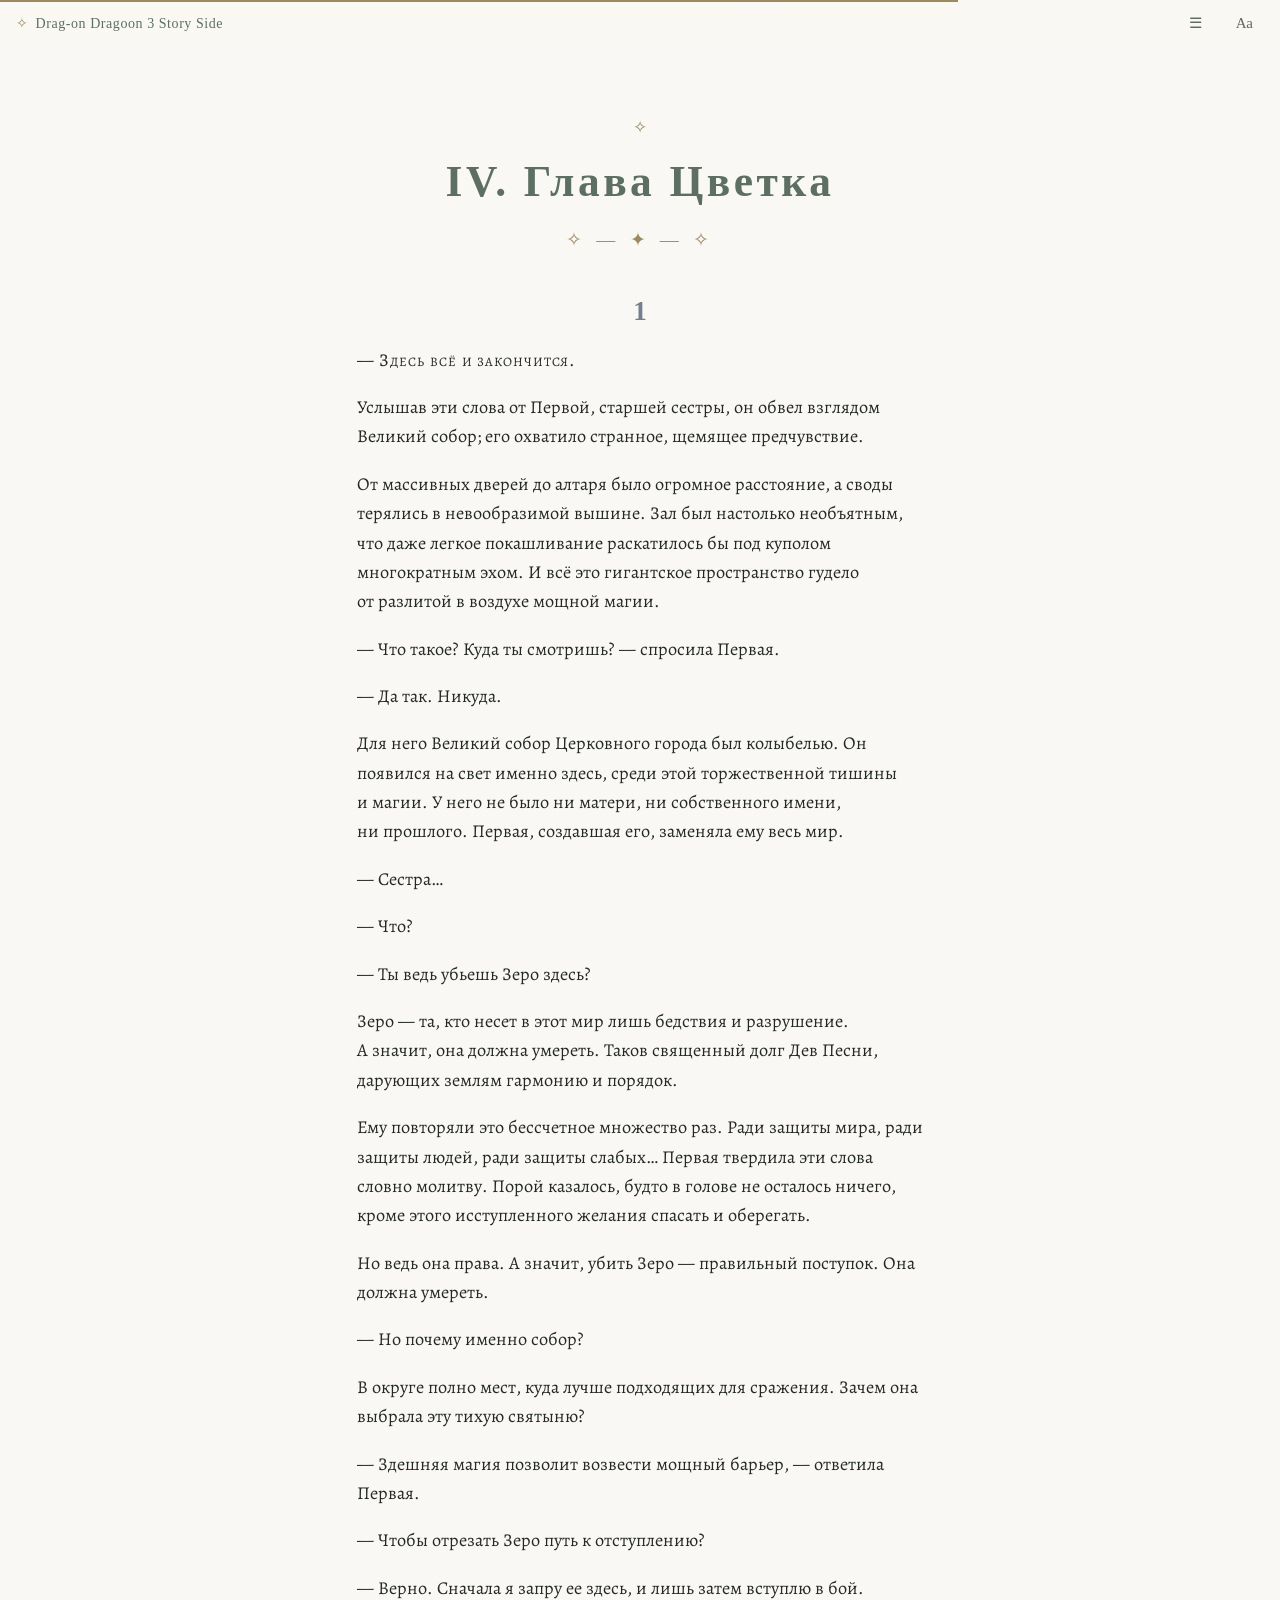
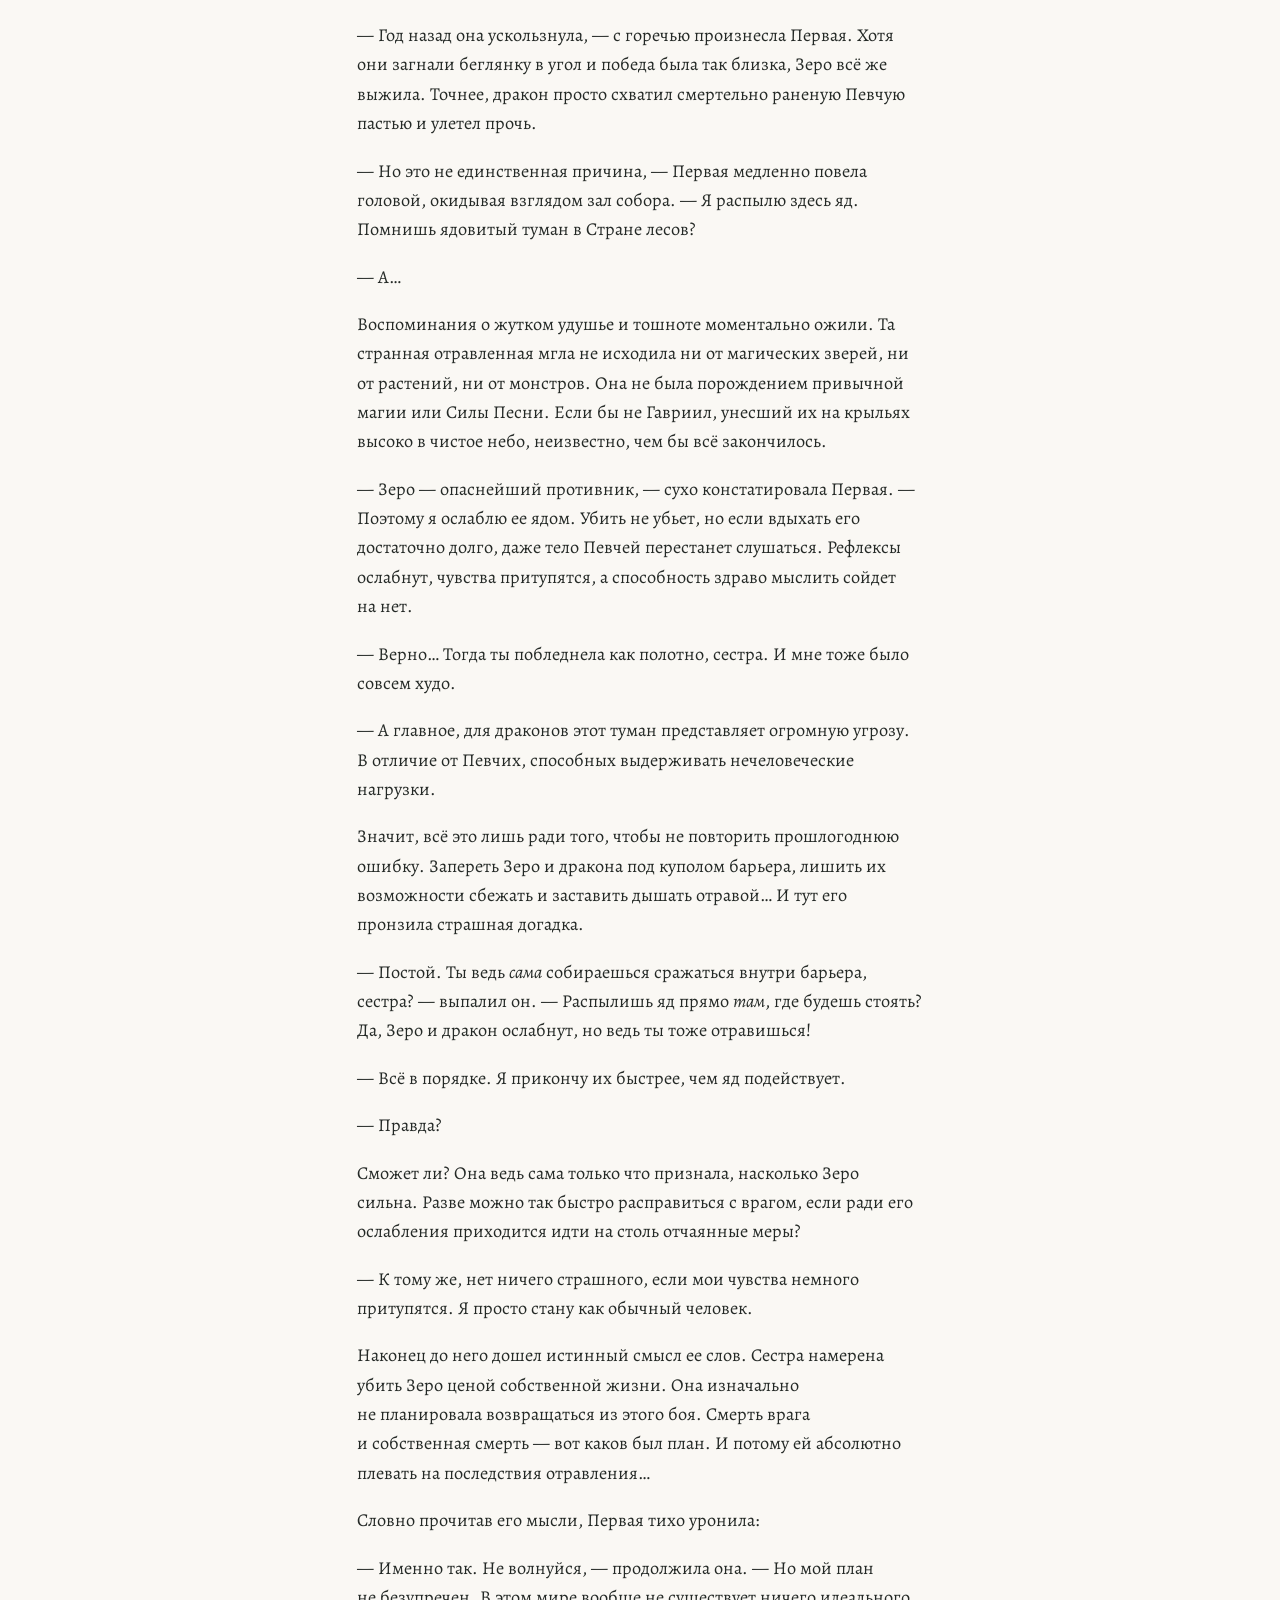
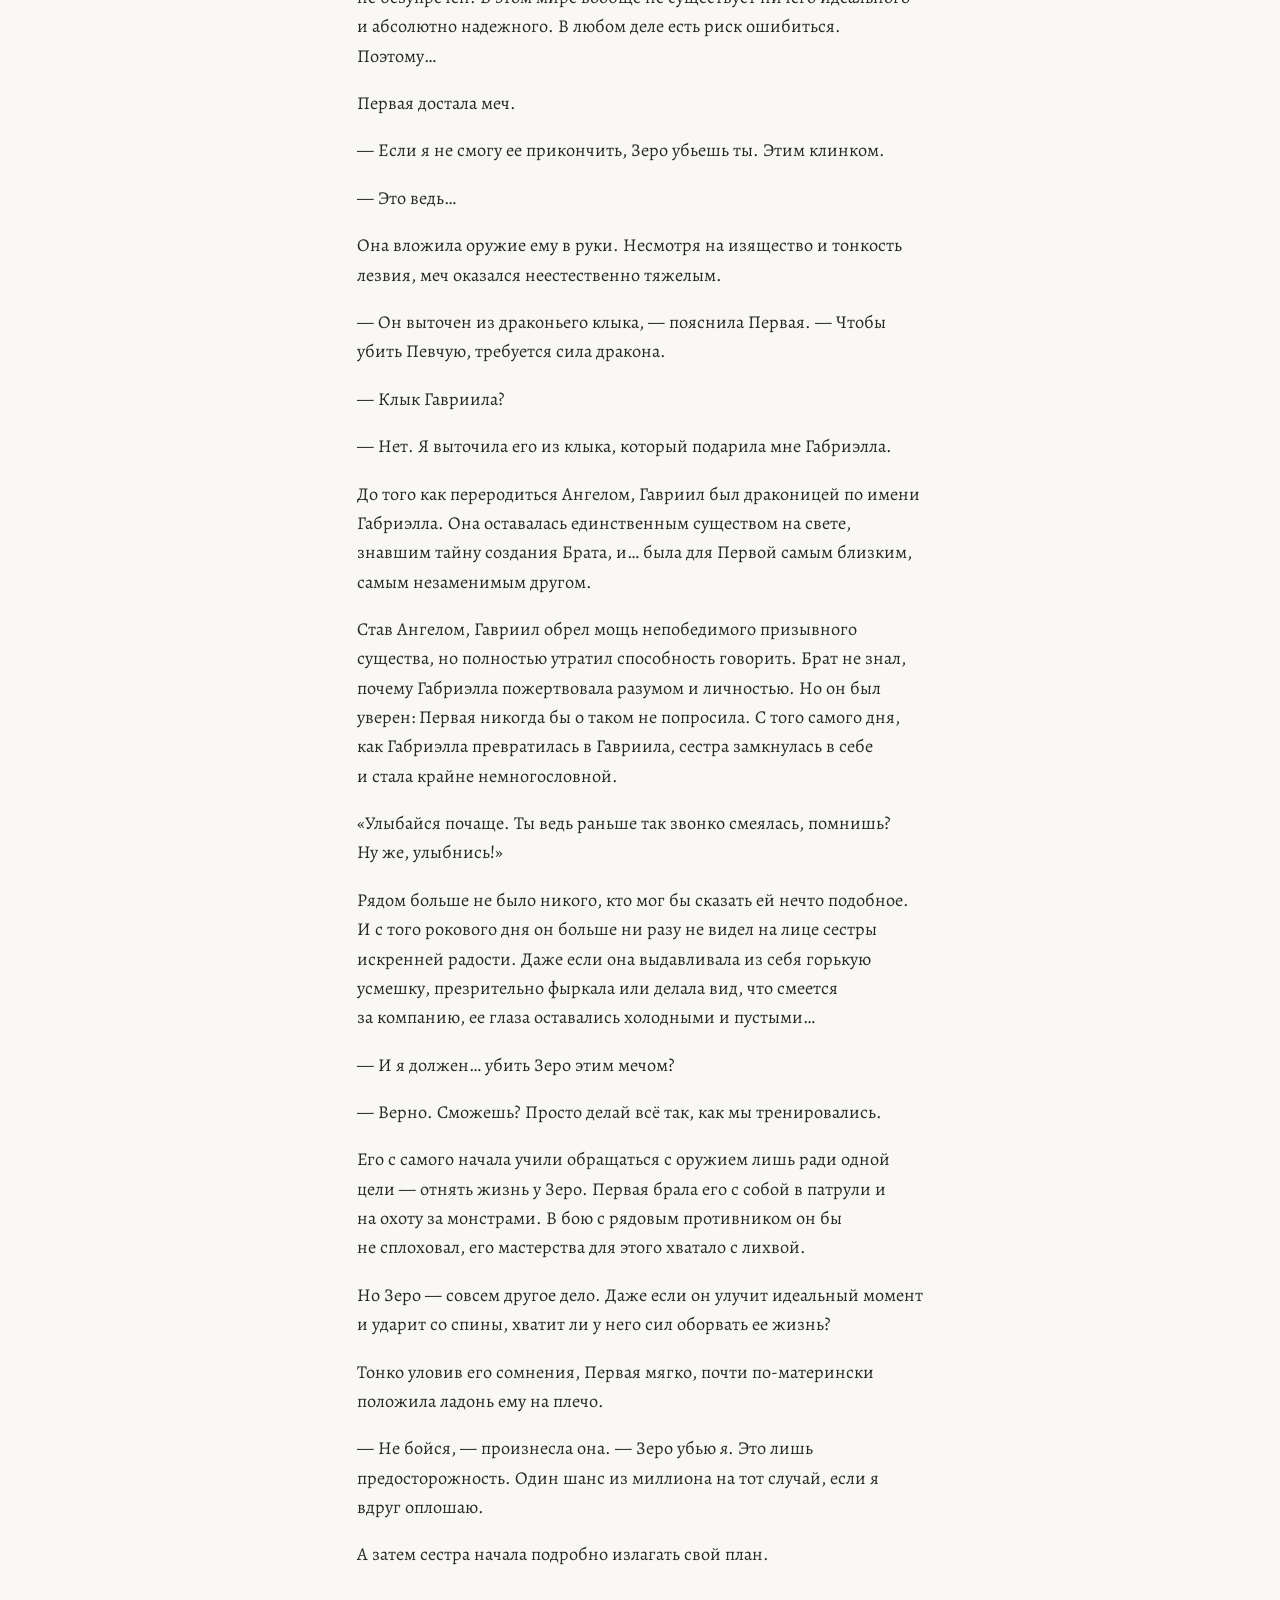
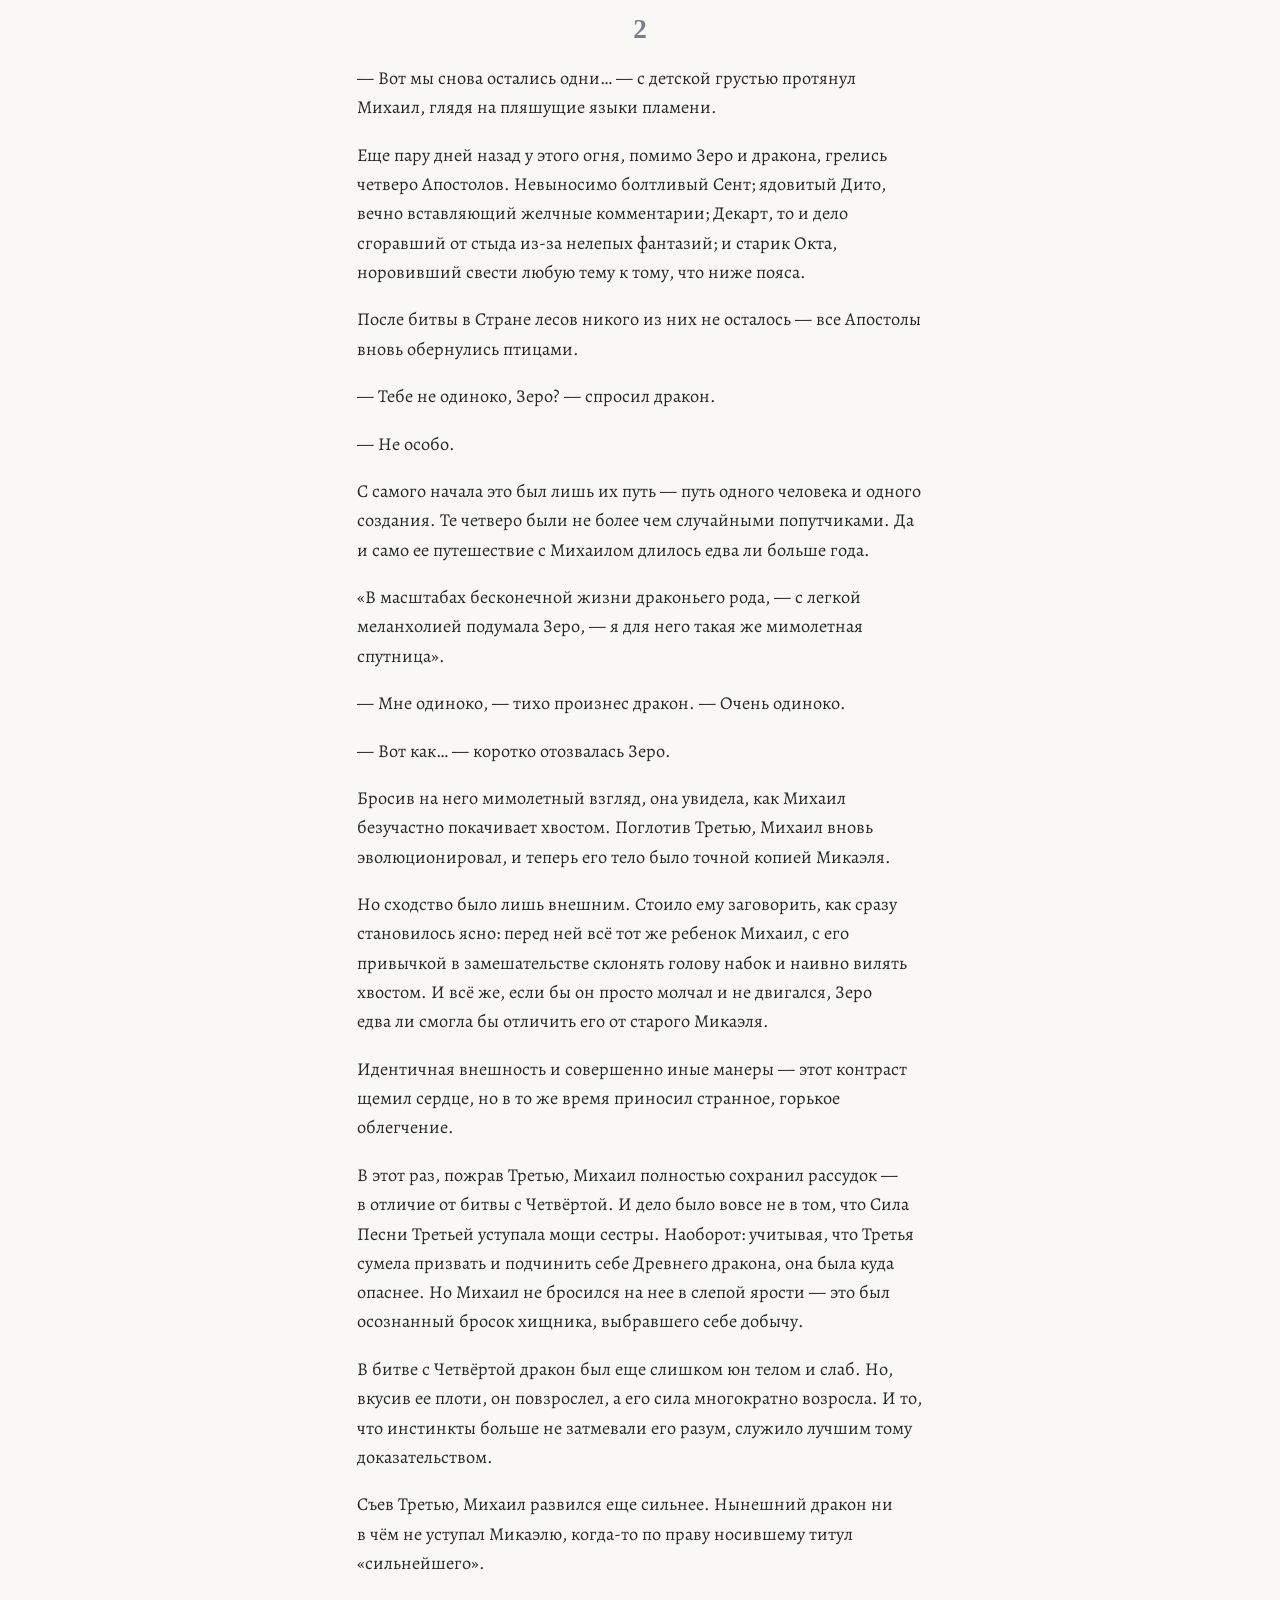
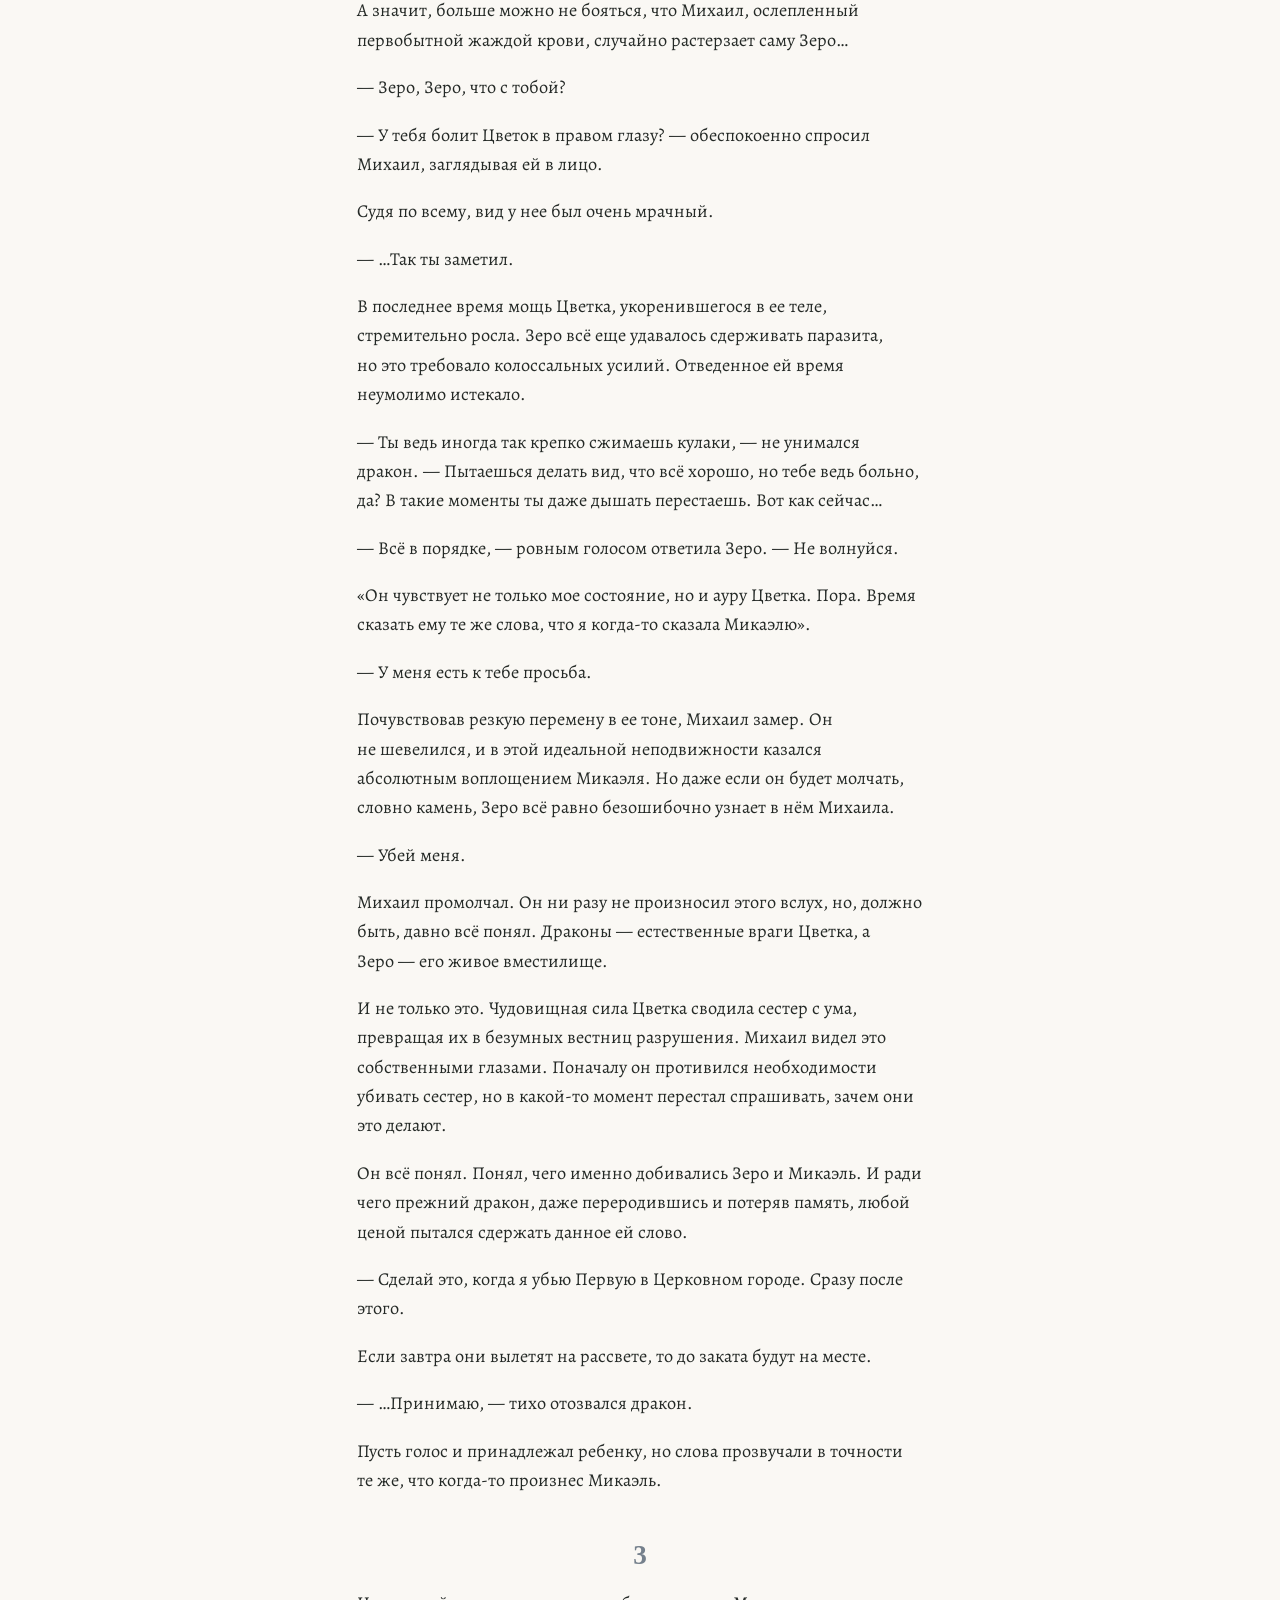
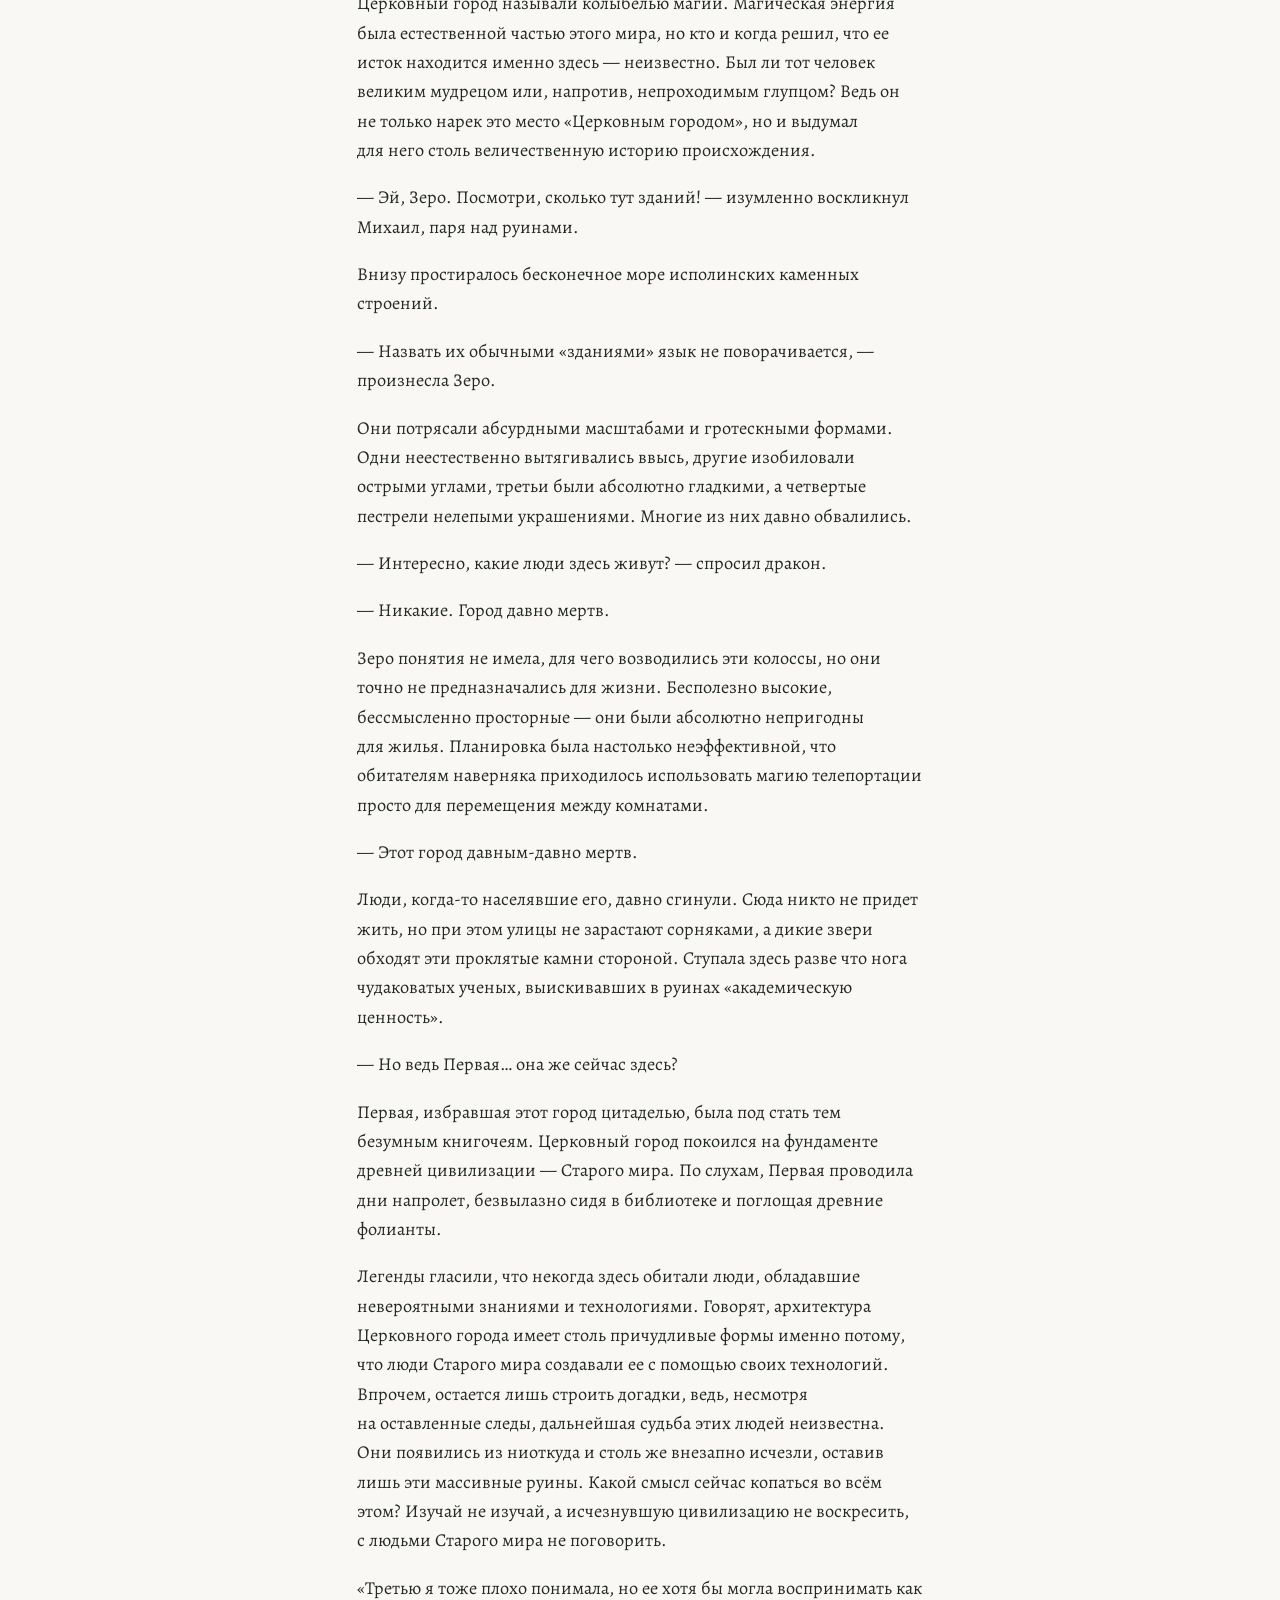
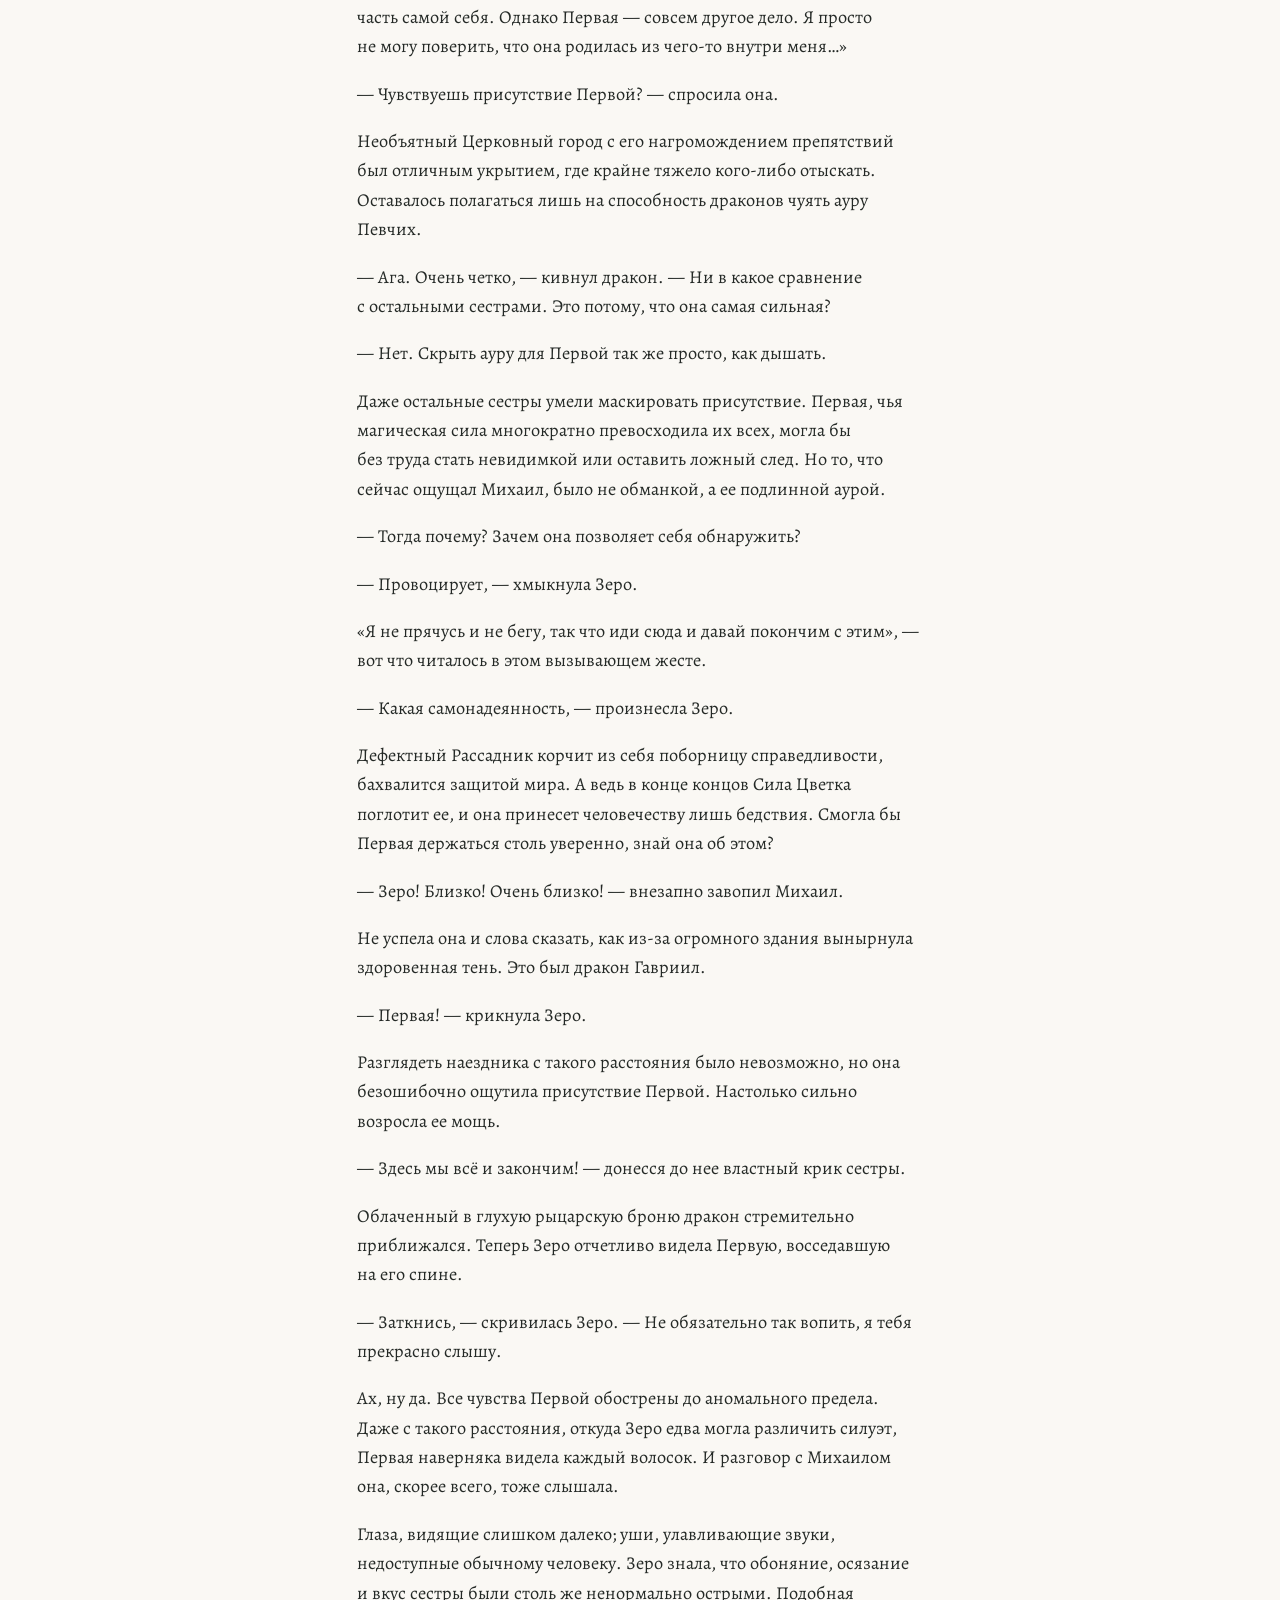
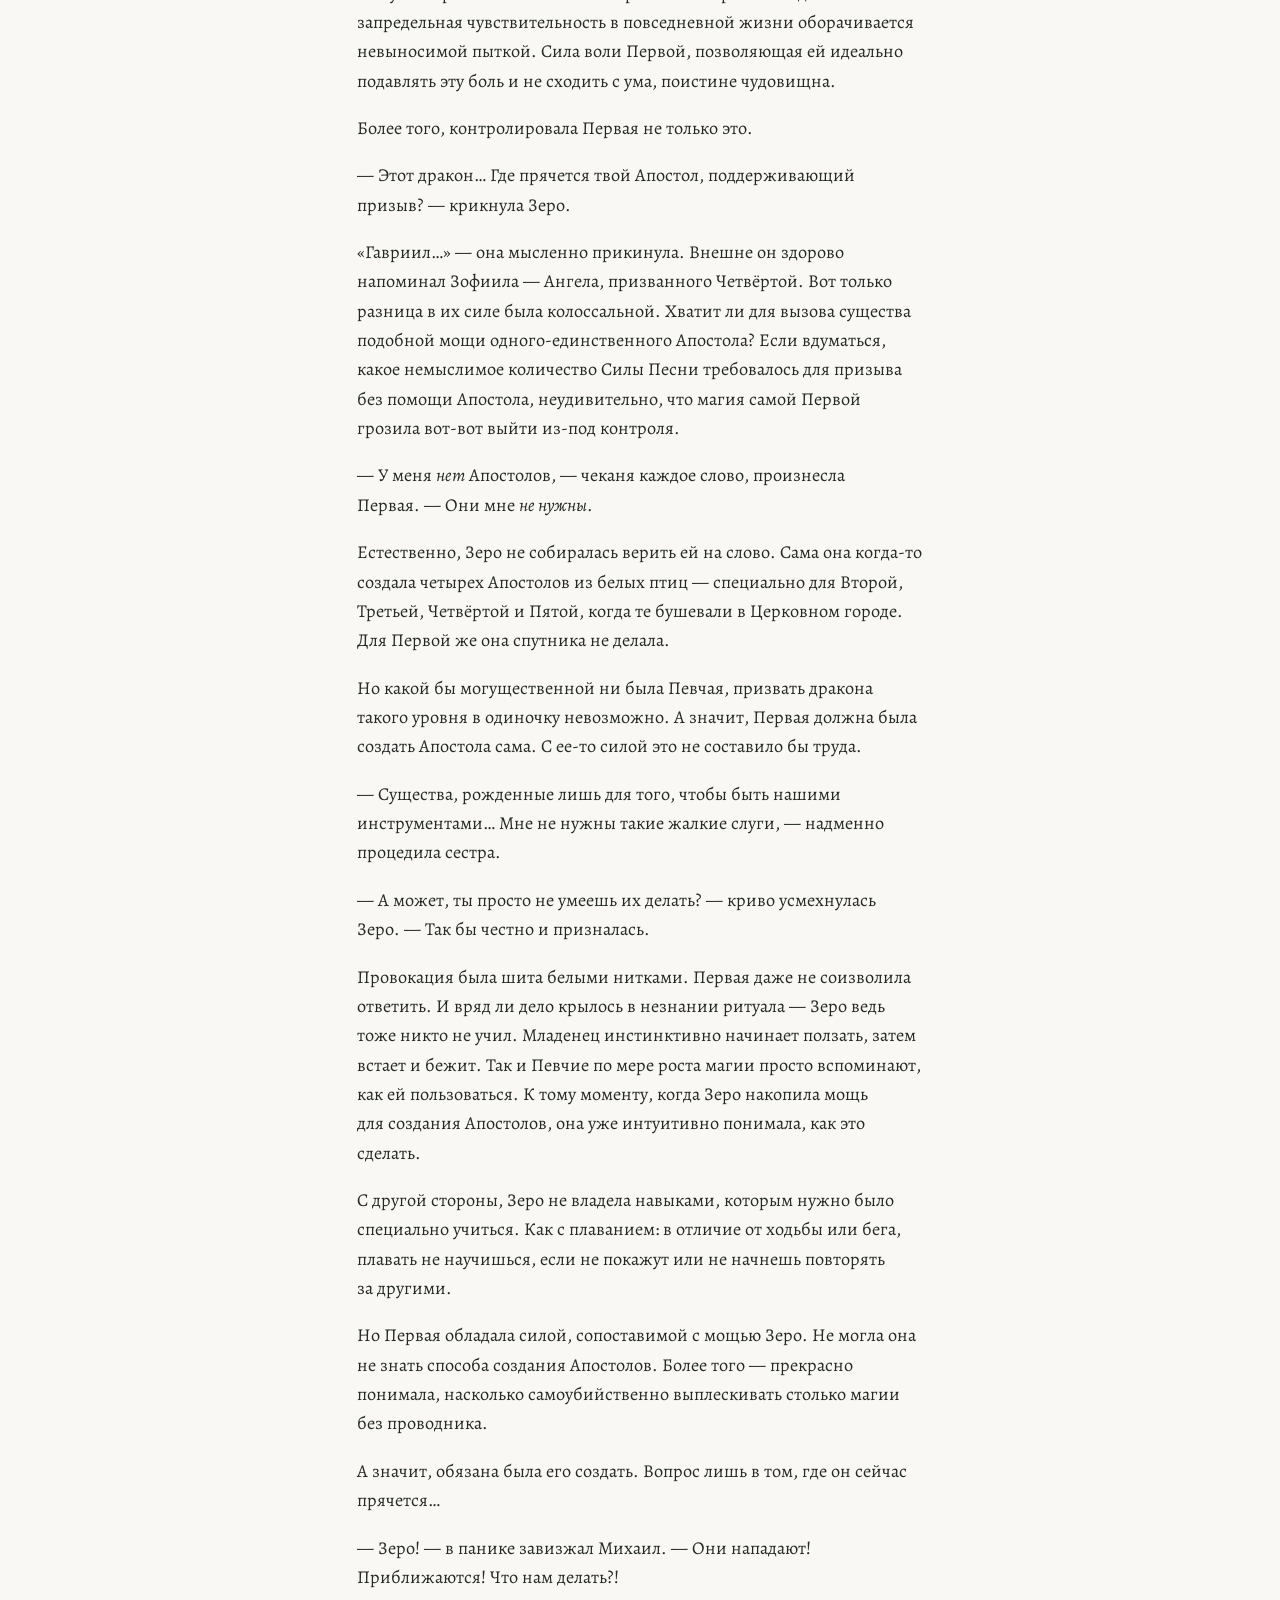
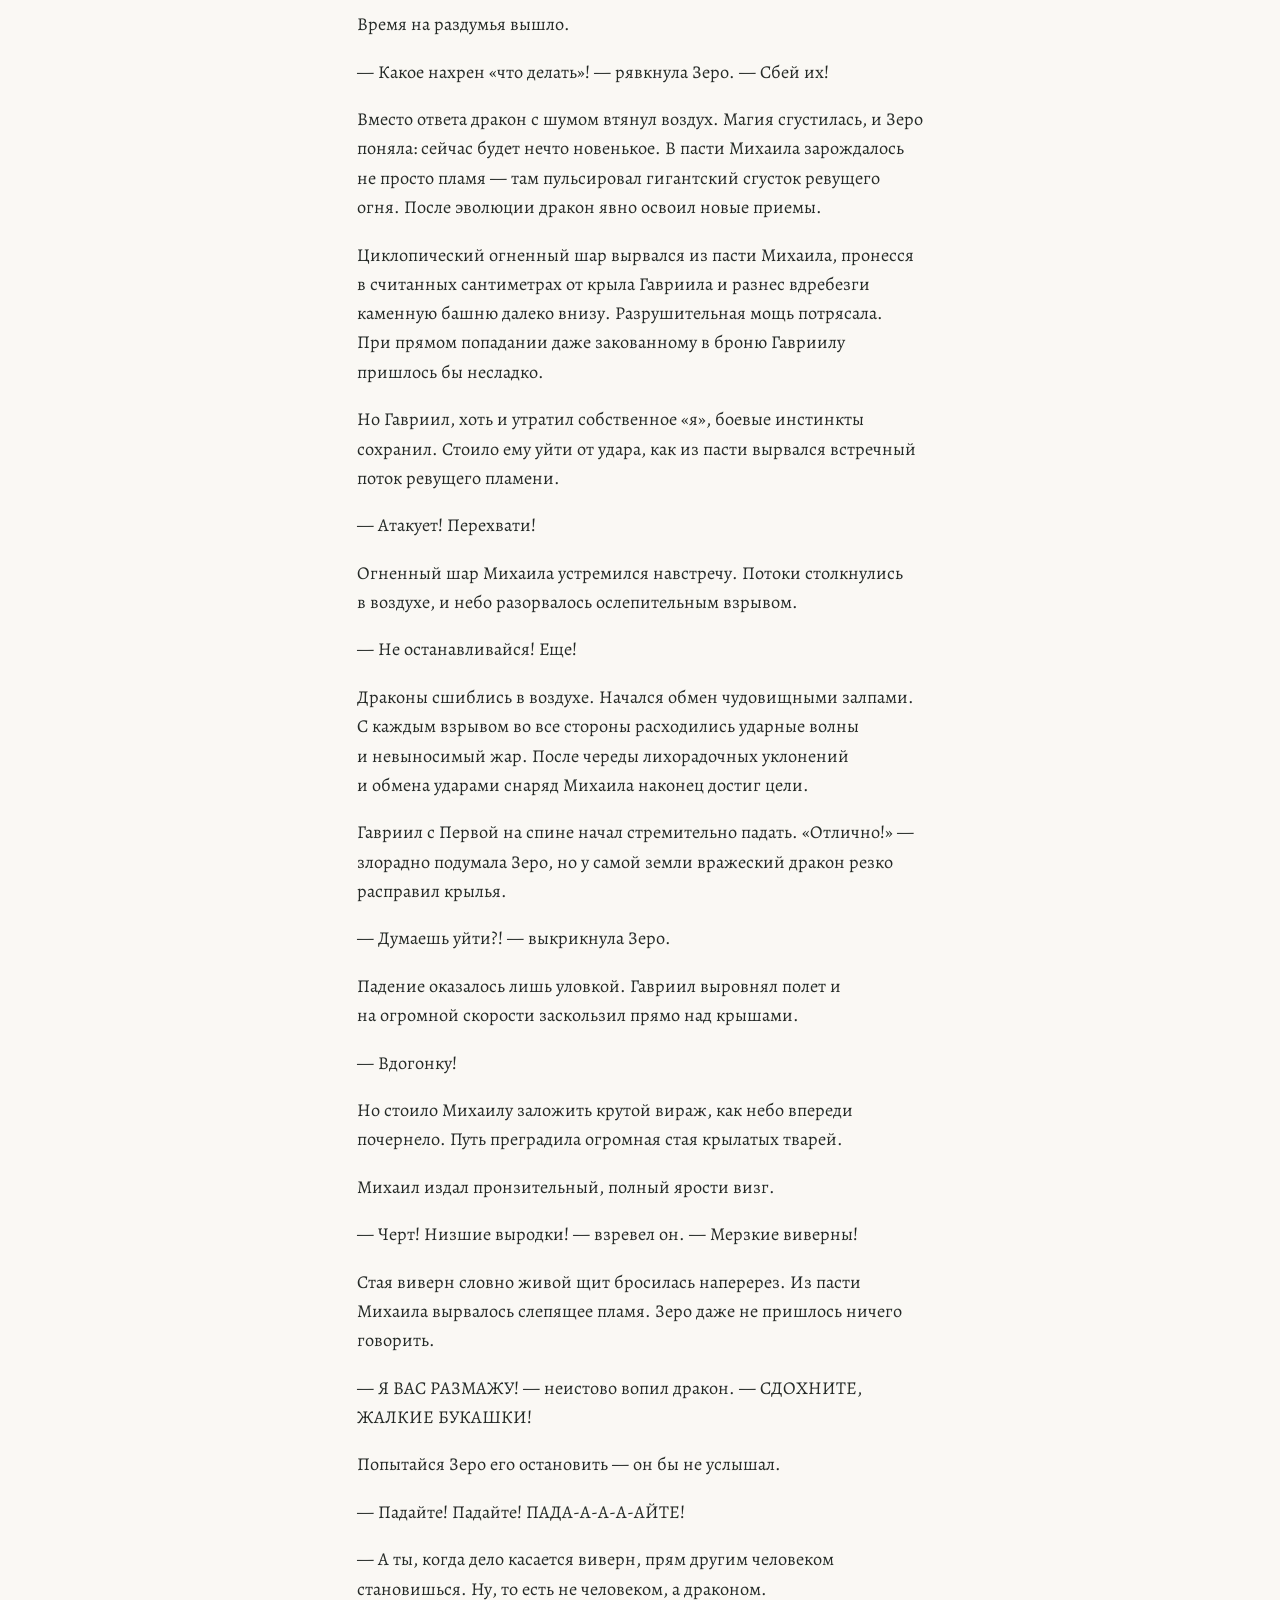
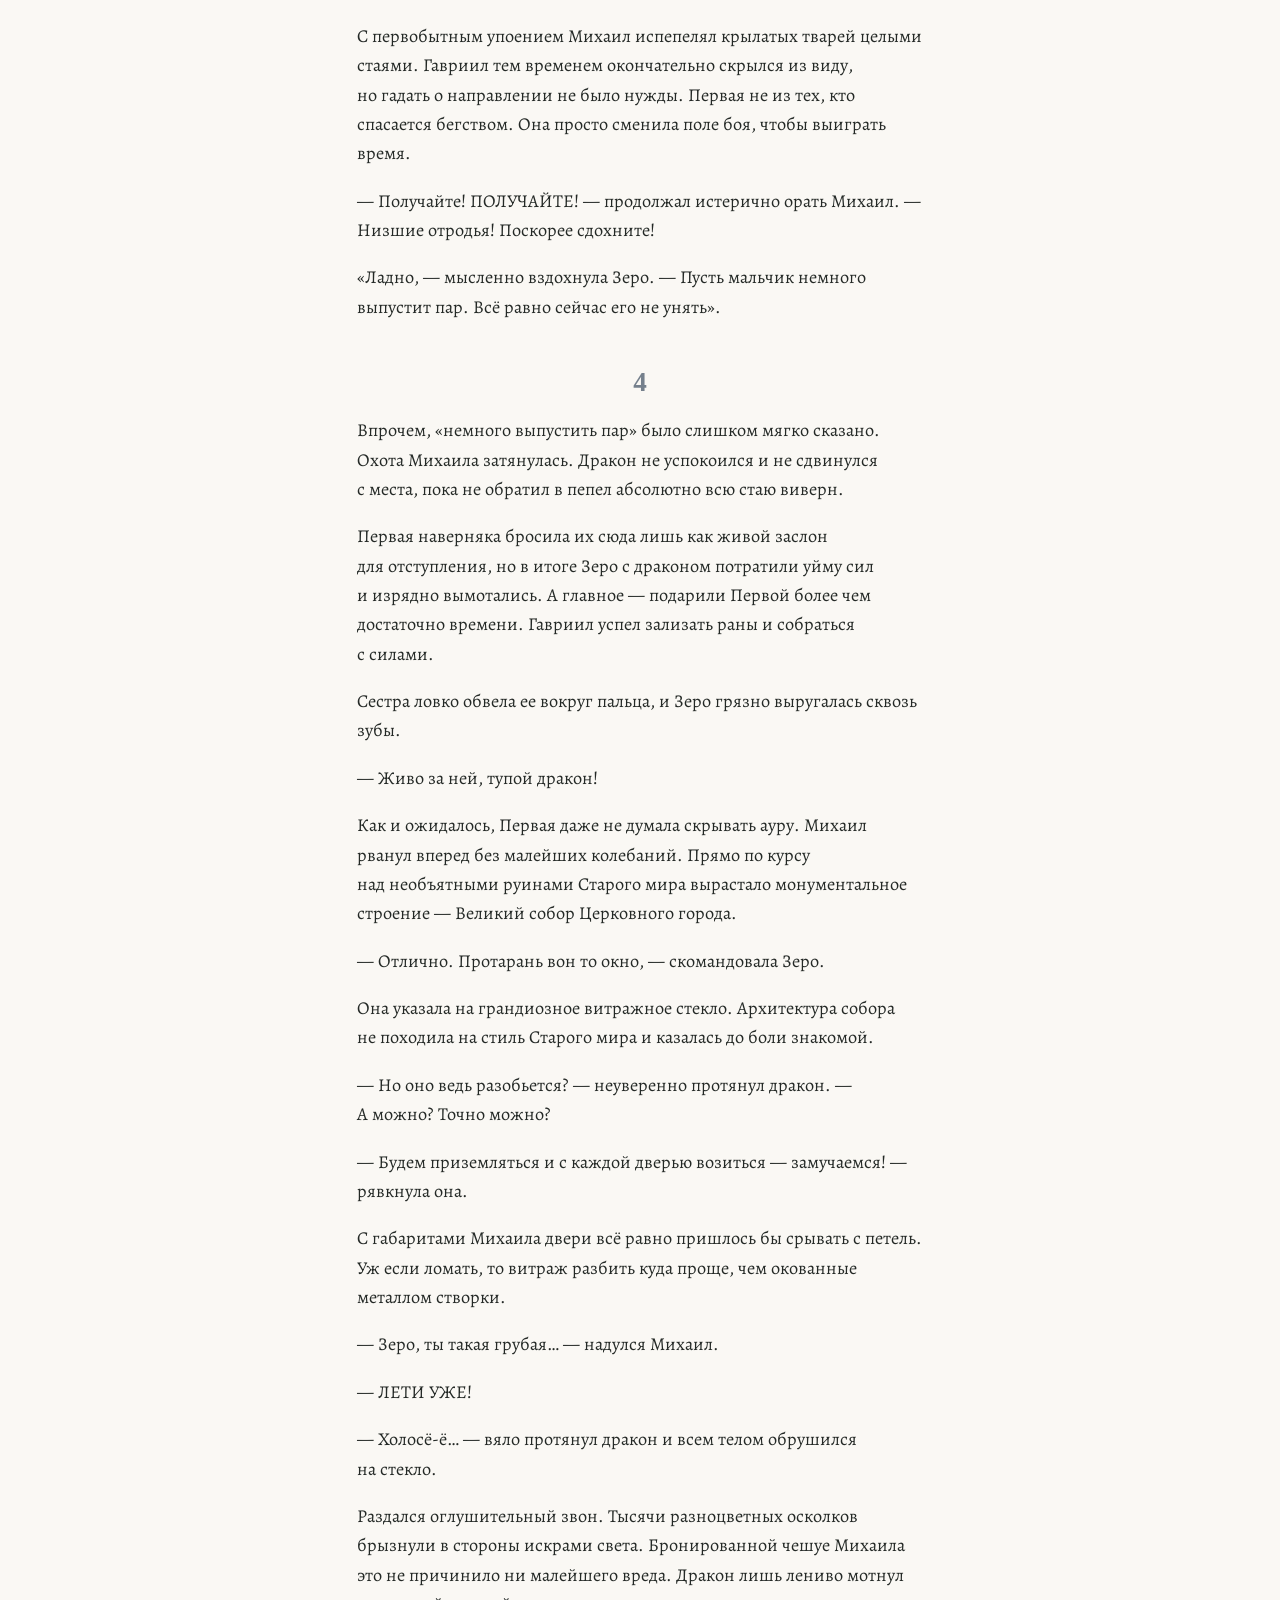
<file: glava-tsvetka/index.html>
<!DOCTYPE html>
<html lang="ru" class="axis-center">
<head>
<meta charset="utf-8">
<meta name="viewport" content="width=device-width,initial-scale=1,viewport-fit=cover">
<title>IV. Глава Цветка — Drag-on Dragoon 3 Story Side · читать онлайн на русском</title>
<meta name="description" content="Глава Цветка — четвёртая, финальная глава ранобэ Drag-on Dragoon 3 Story Side (Drakengard 3) на русском. Перевод True Amadeus, читать онлайн бесплатно.">
<link rel="canonical" href="https://trueamadeus.github.io/glava-tsvetka/">
<meta name="robots" content="index,follow,max-snippet:-1,max-image-preview:large">
<meta name="yandex-verification" content="1f06be0ccea55900">
<meta name="google-site-verification" content="Lc171sB0d8TWc6wXRecWT9mlNaDjUhrg7dLiElUYtM0">
<meta property="og:type" content="article">
<meta property="og:site_name" content="trueamadeus">
<meta property="og:locale" content="ru_RU">
<meta property="og:title" content="IV. Глава Цветка — Drag-on Dragoon 3 Story Side · читать онлайн на русском">
<meta property="og:description" content="Глава Цветка — четвёртая, финальная глава ранобэ Drag-on Dragoon 3 Story Side (Drakengard 3) на русском. Перевод True Amadeus, читать онлайн бесплатно.">
<meta property="og:url" content="https://trueamadeus.github.io/glava-tsvetka/">
<meta property="og:image" content="https://trueamadeus.github.io/assets/og.jpg">
<meta property="og:image:width" content="1200">
<meta property="og:image:height" content="630">
<meta name="twitter:card" content="summary_large_image">
<meta name="theme-color" content="#faf8f4" media="(prefers-color-scheme: light)">
<meta name="theme-color" content="#15181a" media="(prefers-color-scheme: dark)">
<link rel="icon" href="../assets/favicon.svg" type="image/svg+xml">
<link rel="apple-touch-icon" href="../assets/icon-180.png">
<link rel="preload" as="font" type="font/woff2" crossorigin
      href="../assets/fonts/alegreya-cyrillic-normal.woff2">
<link rel="stylesheet" href="../assets/book.898f5f8b.css">
<link rel="stylesheet" href="../assets/site.9630bb89.css">
<script>(function(){try{var d=document.documentElement,s=localStorage,g=function(k){return s.getItem('ta:'+k)},v;
if((v=g('theme')))d.setAttribute('data-theme',v);
if((v=g('font')))d.setAttribute('data-font',v);
if((v=g('measure')))d.setAttribute('data-measure',v);
if((v=g('just'))==='1')d.setAttribute('data-just','1');
/* Кегль применяется ТОЛЬКО там, где читают. Ползунок живёт в читалке и
   принадлежит тексту книги; на главной и на 404 читать нечего, а раздутая
   обложка с гигантскими кнопками — побочный эффект, а не настройка. */
if(d.getAttribute('data-page')!=='bare'&&(v=g('size')))d.style.setProperty('--fs',v/100);}catch(e){}})();</script>
<script type="application/ld+json">{"@context":"https://schema.org","@type":"Chapter","name":"IV. Глава Цветка","url":"https://trueamadeus.github.io/glava-tsvetka/","position":7,"inLanguage":"ru","description":"Глава Цветка — четвёртая, финальная глава ранобэ Drag-on Dragoon 3 Story Side (Drakengard 3) на русском. Перевод True Amadeus, читать онлайн бесплатно.","wordCount":9382,"isPartOf":{"@type":"Book","name":"Drag-on Dragoon 3 Story Side","url":"https://trueamadeus.github.io/"},"author":[{"@type":"Person","name":"Ёко Таро"},{"@type":"Person","name":"Дзюн Эйсима"}],"translator":{"@type":"Person","name":"True Amadeus","url":"https://trueamadeus.github.io/","sameAs":["https://t.me/TrueAmadeus","https://www.youtube.com/@TrueAmadeus"]}}</script>
<script type="application/ld+json">{"@context":"https://schema.org","@type":"BreadcrumbList","itemListElement":[{"@type":"ListItem","position":1,"name":"Drag-on Dragoon 3 Story Side","item":"https://trueamadeus.github.io/"},{"@type":"ListItem","position":2,"name":"IV. Глава Цветка","item":"https://trueamadeus.github.io/glava-tsvetka/"}]}</script>
</head>
<body data-slug="glava-tsvetka" data-title="IV. Глава Цветка" data-w-before="27927" data-w-page="9382" data-w-total="37309">
<a class="skip" href="#tekst">Перейти к тексту</a>
<div id="progress" role="presentation"></div>
<header id="bar">
  <a class="home" href="../"><span class="orn" aria-hidden="true">✧</span>Drag-on Dragoon 3 Story Side</a>
  <span class="spring"></span>
  <button type="button" class="tool" id="btn-toc" aria-expanded="false" aria-controls="toc" title="Содержание">&#9776;</button>
  <button type="button" class="tool" id="btn-prefs" aria-expanded="false" aria-controls="prefs" title="Вид и шрифт">Аа</button>
</header>
<nav id="toc" hidden aria-label="Содержание книги">
<ol>
<li><a class="home-link" href="../">Главная</a></li>
<li><a href="../karta-mira/">Карта мира</a></li>
<li><a href="../personazhi/">Персонажи</a></li>
<li><a href="../prolog/">Пролог</a></li>
<li><a href="../glava-sester/">I. Глава сестер</a></li>
<li><a href="../glava-drakona/">II. Глава дракона</a></li>
<li><a href="../glava-apostolov/">III. Глава Апостолов</a></li>
<li><a href="../glava-tsvetka/" aria-current="page">IV. Глава Цветка</a></li>
<li><a href="../zametki-o-perevode/">Заметки о переводе</a></li>
</ol>
<hr class="sep">
<a class="dl" href="../#skachat">Скачать PDF и EPUB</a>
</nav>
<div id="prefs" hidden role="group" aria-label="Настройки чтения">
  <div class="row"><span class="lab">Тема</span><div class="chips">
    <button type="button" class="chip" data-pref="theme" data-val="" aria-pressed="false">Авто</button>
    <button type="button" class="chip" data-pref="theme" data-val="light" aria-pressed="false">Свет</button>
    <button type="button" class="chip" data-pref="theme" data-val="sepia" aria-pressed="false">Сепия</button>
    <button type="button" class="chip" data-pref="theme" data-val="dark" aria-pressed="false">Тьма</button>
  </div></div>
  <div class="row"><span class="lab">Шрифт</span><div class="chips">
    <button type="button" class="chip" data-pref="font" data-val="" aria-pressed="false">Alegreya</button>
    <button type="button" class="chip" data-pref="font" data-val="serif" aria-pressed="false">Georgia</button>
    <button type="button" class="chip" data-pref="font" data-val="sans" aria-pressed="false">Без засечек</button>
  </div></div>
  <div class="row"><span class="lab">Размер</span><div class="stepper">
    <button type="button" class="chip" id="size-minus" aria-label="Мельче">A&#8722;</button>
    <output id="size-out">100%</output>
    <button type="button" class="chip" id="size-plus" aria-label="Крупнее">A+</button>
  </div></div>
  <div class="row"><span class="lab">Ширина</span><div class="chips">
    <button type="button" class="chip" data-pref="measure" data-val="narrow" aria-pressed="false">Уже</button>
    <button type="button" class="chip" data-pref="measure" data-val="normal" aria-pressed="false">Норма</button>
    <button type="button" class="chip" data-pref="measure" data-val="wide" aria-pressed="false">Шире</button>
  </div></div>
  <div class="row"><span class="lab">Выравнивание</span><div class="chips">
    <button type="button" class="chip" data-pref="just" data-val="0" aria-pressed="false">Влево</button>
    <button type="button" class="chip" data-pref="just" data-val="1" aria-pressed="false">По ширине</button>
  </div></div>
</div>
<main id="tekst">
<div class="book">
<div class="part-title doc-start doc-end">
<h1 id="doc27" class="ps1 doc-start"><strong><span>IV. Глава Цветка</span></strong></h1>
<div class="keep-together"><p id="doc28" class="heading-medium"><span class="sec-anchor" id="razdel-1"></span>1</p>
<p class="ps2 opening-line">— Здесь всё и закончится.</p>
</div>
<p class="ps2">Услышав эти слова от Первой, старшей сестры, он обвел взглядом Великий собор; его охватило странное, щемящее предчувствие.</p>
<p class="ps2">От массивных дверей до алтаря было огромное расстояние, а своды терялись в невообразимой вышине. Зал был настолько необъятным, что даже легкое покашливание раскатилось бы под куполом многократным эхом. И всё это гигантское пространство гудело от разлитой в воздухе мощной магии.</p>
<p class="ps2">— Что такое? Куда ты смотришь? — спросила Первая.</p>
<p class="ps2">— Да так. Никуда.</p>
<p class="ps2">Для него Великий собор Церковного города был колыбелью. Он появился на свет именно здесь, среди этой торжественной тишины и магии. У него не было ни матери, ни собственного имени, ни прошлого. Первая, создавшая его, заменяла ему весь мир.</p>
<p class="ps2">— Сестра…</p>
<p class="ps2">— Что?</p>
<p class="ps2">— Ты ведь убьешь Зеро здесь?</p>
<p class="ps2">Зеро — та, кто несет в этот мир лишь бедствия и разрушение. А значит, она должна умереть. Таков священный долг Дев Песни, дарующих землям гармонию и порядок.</p>
<p class="ps2">Ему повторяли это бессчетное множество раз. Ради защиты мира, ради защиты людей, ради защиты слабых… Первая твердила эти слова словно молитву. Порой казалось, будто в голове не осталось ничего, кроме этого исступленного желания спасать и оберегать.</p>
<p class="ps2">Но ведь она права. А значит, убить Зеро — правильный поступок. Она должна умереть.</p>
<p class="ps2">— Но почему именно собор?</p>
<p class="ps2">В округе полно мест, куда лучше подходящих для сражения. Зачем она выбрала эту тихую святыню?</p>
<p class="ps2">— Здешняя магия позволит возвести мощный барьер, — ответила Первая.</p>
<p class="ps2">— Чтобы отрезать Зеро путь к отступлению?</p>
<p class="ps2">— Верно. Сначала я запру ее здесь, и лишь затем вступлю в бой.</p>
<p class="ps2">— Год назад она ускользнула, — с горечью произнесла Первая. Хотя они загнали беглянку в угол и победа была так близка, Зеро всё же выжила. Точнее, дракон просто схватил смертельно раненую Певчую пастью и улетел прочь.</p>
<p class="ps2">— Но это не единственная причина, — Первая медленно повела головой, окидывая взглядом зал собора. — Я распылю здесь яд. Помнишь ядовитый туман в Стране лесов?</p>
<p class="ps2">— А…</p>
<p class="ps2">Воспоминания о жутком удушье и тошноте моментально ожили. Та странная отравленная мгла не исходила ни от магических зверей, ни от растений, ни от монстров. Она не была порождением привычной магии или Силы Песни. Если бы не Гавриил, унесший их на крыльях высоко в чистое небо, неизвестно, чем бы всё закончилось.</p>
<p class="ps2">— Зеро — опаснейший противник, — сухо констатировала Первая. — Поэтому я ослаблю ее ядом. Убить не убьет, но если вдыхать его достаточно долго, даже тело Певчей перестанет слушаться. Рефлексы ослабнут, чувства притупятся, а способность здраво мыслить сойдет на нет.</p>
<p class="ps2">— Верно… Тогда ты побледнела как полотно, сестра. И мне тоже было совсем худо.</p>
<p class="ps2">— А главное, для драконов этот туман представляет огромную угрозу. В отличие от Певчих, способных выдерживать нечеловеческие нагрузки.</p>
<p class="ps2">Значит, всё это лишь ради того, чтобы не повторить прошлогоднюю ошибку. Запереть Зеро и дракона под куполом барьера, лишить их возможности сбежать и заставить дышать отравой… И тут его пронзила страшная догадка.</p>
<p class="ps2">— Постой. Ты ведь <em><span style="font-style:italic;">сама</span></em> собираешься сражаться внутри барьера, сестра? — выпалил он. — Распылишь яд прямо <em><span style="font-style:italic;">там</span></em>, где будешь стоять? Да, Зеро и дракон ослабнут, но ведь ты тоже отравишься!</p>
<p class="ps2">— Всё в порядке. Я прикончу их быстрее, чем яд подействует.</p>
<p class="ps2">— Правда?</p>
<p class="ps2">Сможет ли? Она ведь сама только что признала, насколько Зеро сильна. Разве можно так быстро расправиться с врагом, если ради его ослабления приходится идти на столь отчаянные меры?</p>
<p class="ps2">— К тому же, нет ничего страшного, если мои чувства немного притупятся. Я просто стану как обычный человек.</p>
<p class="ps2">Наконец до него дошел истинный смысл ее слов. Сестра намерена убить Зеро ценой собственной жизни. Она изначально не планировала возвращаться из этого боя. Смерть врага и собственная смерть — вот каков был план. И потому ей абсолютно плевать на последствия отравления…</p>
<p class="ps2">Словно прочитав его мысли, Первая тихо уронила:</p>
<p class="ps2">— Именно так. Не волнуйся, — продолжила она. — Но мой план не безупречен. В этом мире вообще не существует ничего идеального и абсолютно надежного. В любом деле есть риск ошибиться. Поэтому…</p>
<p class="ps2">Первая достала меч.</p>
<p class="ps2">— Если я не смогу ее прикончить, Зеро убьешь ты. Этим клинком.</p>
<p class="ps2">— Это ведь…</p>
<p class="ps2">Она вложила оружие ему в руки. Несмотря на изящество и тонкость лезвия, меч оказался неестественно тяжелым.</p>
<p class="ps2">— Он выточен из драконьего клыка, — пояснила Первая. — Чтобы убить Певчую, требуется сила дракона.</p>
<p class="ps2">— Клык Гавриила?</p>
<p class="ps2">— Нет. Я выточила его из клыка, который подарила мне Габриэлла.</p>
<p class="ps2">До того как переродиться Ангелом, Гавриил был драконицей по имени Габриэлла. Она оставалась единственным существом на свете, знавшим тайну создания Брата, и… была для Первой самым близким, самым незаменимым другом.</p>
<p class="ps2">Став Ангелом, Гавриил обрел мощь непобедимого призывного существа, но полностью утратил способность говорить. Брат не знал, почему Габриэлла пожертвовала разумом и личностью. Но он был уверен: Первая никогда бы о таком не попросила. С того самого дня, как Габриэлла превратилась в Гавриила, сестра замкнулась в себе и стала крайне немногословной.</p>
<p class="ps2">«Улыбайся почаще. Ты ведь раньше так звонко смеялась, помнишь? Ну же, улыбнись!»</p>
<p class="ps2">Рядом больше не было никого, кто мог бы сказать ей нечто подобное. И с того рокового дня он больше ни разу не видел на лице сестры искренней радости. Даже если она выдавливала из себя горькую усмешку, презрительно фыркала или делала вид, что смеется за компанию, ее глаза оставались холодными и пустыми…</p>
<p class="ps2">— И я должен… убить Зеро этим мечом?</p>
<p class="ps2">— Верно. Сможешь? Просто делай всё так, как мы тренировались.</p>
<p class="ps2">Его с самого начала учили обращаться с оружием лишь ради одной цели — отнять жизнь у Зеро. Первая брала его с собой в патрули и на охоту за монстрами. В бою с рядовым противником он бы не сплоховал, его мастерства для этого хватало с лихвой.</p>
<p class="ps2">Но Зеро — совсем другое дело. Даже если он улучит идеальный момент и ударит со спины, хватит ли у него сил оборвать ее жизнь?</p>
<p class="ps2">Тонко уловив его сомнения, Первая мягко, почти по-матерински положила ладонь ему на плечо.</p>
<p class="ps2">— Не бойся, — произнесла она. — Зеро убью <em><span style="font-style:italic;">я</span></em>. Это лишь предосторожность. Один шанс из миллиона на тот случай, если я вдруг оплошаю.</p>
<p class="ps2">А затем сестра начала подробно излагать свой план.</p>
<div class="keep-together"><p id="doc29" class="heading-medium"><span class="sec-anchor" id="razdel-2"></span>2</p>
<p class="ps2">— Вот мы снова остались одни… — с детской грустью протянул Михаил, глядя на пляшущие языки пламени.</p>
</div>
<p class="ps2">Еще пару дней назад у этого огня, помимо Зеро и дракона, грелись четверо Апостолов. Невыносимо болтливый Сент; ядовитый Дито, вечно вставляющий желчные комментарии; Декарт, то и дело сгоравший от стыда из-за нелепых фантазий; и старик Окта, норовивший свести любую тему к тому, что ниже пояса.</p>
<p class="ps2">После битвы в Стране лесов никого из них не осталось — все Апостолы вновь обернулись птицами.</p>
<p class="ps2">— Тебе не одиноко, Зеро? — спросил дракон.</p>
<p class="ps2">— Не особо.</p>
<p class="ps2">С самого начала это был лишь их путь — путь одного человека и одного создания. Те четверо были не более чем случайными попутчиками. Да и само ее путешествие с Михаилом длилось едва ли больше года.</p>
<p class="ps2">«В масштабах бесконечной жизни драконьего рода, — с легкой меланхолией подумала Зеро, — я для него такая же мимолетная спутница».</p>
<p class="ps2">— Мне одиноко, — тихо произнес дракон. — Очень одиноко.</p>
<p class="ps2">— Вот как… — коротко отозвалась Зеро.</p>
<p class="ps2">Бросив на него мимолетный взгляд, она увидела, как Михаил безучастно покачивает хвостом. Поглотив Третью, Михаил вновь эволюционировал, и теперь его тело было точной копией Микаэля.</p>
<p class="ps2">Но сходство было лишь внешним. Стоило ему заговорить, как сразу становилось ясно: перед ней всё тот же ребенок Михаил, с его привычкой в замешательстве склонять голову набок и наивно вилять хвостом. И всё же, если бы он просто молчал и не двигался, Зеро едва ли смогла бы отличить его от старого Микаэля.</p>
<p class="ps2">Идентичная внешность и совершенно иные манеры — этот контраст щемил сердце, но в то же время приносил странное, горькое облегчение.</p>
<p class="ps2">В этот раз, пожрав Третью, Михаил полностью сохранил рассудок — в отличие от битвы с Четвёртой. И дело было вовсе не в том, что Сила Песни Третьей уступала мощи сестры. Наоборот: учитывая, что Третья сумела призвать и подчинить себе Древнего дракона, она была куда опаснее. Но Михаил не бросился на нее в слепой ярости — это был осознанный бросок хищника, выбравшего себе добычу.</p>
<p class="ps2">В битве с Четвёртой дракон был еще слишком юн телом и слаб. Но, вкусив ее плоти, он повзрослел, а его сила многократно возросла. И то, что инстинкты больше не затмевали его разум, служило лучшим тому доказательством.</p>
<p class="ps2">Съев Третью, Михаил развился еще сильнее. Нынешний дракон ни в чём не уступал Микаэлю, когда-то по праву носившему титул «сильнейшего».</p>
<p class="ps2">А значит, больше можно не бояться, что Михаил, ослепленный первобытной жаждой крови, случайно растерзает саму Зеро…</p>
<p class="ps2">— Зеро, Зеро, что с тобой?</p>
<p class="ps2">— У тебя болит Цветок в правом глазу? — обеспокоенно спросил Михаил, заглядывая ей в лицо.</p>
<p class="ps2">Судя по всему, вид у нее был очень мрачный.</p>
<p class="ps2">— …Так ты заметил.</p>
<p class="ps2">В последнее время мощь Цветка, укоренившегося в ее теле, стремительно росла. Зеро всё еще удавалось сдерживать паразита, но это требовало колоссальных усилий. Отведенное ей время неумолимо истекало.</p>
<p class="ps2">— Ты ведь иногда так крепко сжимаешь кулаки, — не унимался дракон. — Пытаешься делать вид, что всё хорошо, но тебе ведь больно, да? В такие моменты ты даже дышать перестаешь. Вот как сейчас…</p>
<p class="ps2">— Всё в порядке, — ровным голосом ответила Зеро. — Не волнуйся.</p>
<p class="ps2">«Он чувствует не только мое состояние, но и ауру Цветка. Пора. Время сказать ему те же слова, что я когда-то сказала Микаэлю».</p>
<p class="ps2">— У меня есть к тебе просьба.</p>
<p class="ps2">Почувствовав резкую перемену в ее тоне, Михаил замер. Он не шевелился, и в этой идеальной неподвижности казался абсолютным воплощением Микаэля. Но даже если он будет молчать, словно камень, Зеро всё равно безошибочно узнает в нём Михаила.</p>
<p class="ps2">— Убей меня.</p>
<p class="ps2">Михаил промолчал. Он ни разу не произносил этого вслух, но, должно быть, давно всё понял. Драконы — естественные враги Цветка, а Зеро — его живое вместилище.</p>
<p class="ps2">И не только это. Чудовищная сила Цветка сводила сестер с ума, превращая их в безумных вестниц разрушения. Михаил видел это собственными глазами. Поначалу он противился необходимости убивать сестер, но в какой-то момент перестал спрашивать, зачем они это делают.</p>
<p class="ps2">Он всё понял. Понял, чего именно добивались Зеро и Микаэль. И ради чего прежний дракон, даже переродившись и потеряв память, любой ценой пытался сдержать данное ей слово.</p>
<p class="ps2">— Сделай это, когда я убью Первую в Церковном городе. Сразу после этого.</p>
<p class="ps2">Если завтра они вылетят на рассвете, то до заката будут на месте.</p>
<p class="ps2">— …Принимаю, — тихо отозвался дракон.</p>
<p class="ps2">Пусть голос и принадлежал ребенку, но слова прозвучали в точности те же, что когда-то произнес Микаэль.</p>
<div class="keep-together"><p id="doc30" class="heading-medium"><span class="sec-anchor" id="razdel-3"></span>3</p>
<p class="ps2">Церковный город называли колыбелью магии. Магическая энергия была естественной частью этого мира, но кто и когда решил, что ее исток находится именно здесь — неизвестно. Был ли тот человек великим мудрецом или, напротив, непроходимым глупцом? Ведь он не только нарек это место «Церковным городом», но и выдумал для него столь величественную историю происхождения.</p>
</div>
<p class="ps2">— Эй, Зеро. Посмотри, сколько тут зданий! — изумленно воскликнул Михаил, паря над руинами.</p>
<p class="ps2">Внизу простиралось бесконечное море исполинских каменных строений.</p>
<p class="ps2">— Назвать их обычными «зданиями» язык не поворачивается, — произнесла Зеро.</p>
<p class="ps2">Они потрясали абсурдными масштабами и гротескными формами. Одни неестественно вытягивались ввысь, другие изобиловали острыми углами, третьи были абсолютно гладкими, а четвертые пестрели нелепыми украшениями. Многие из них давно обвалились.</p>
<p class="ps2">— Интересно, какие люди здесь живут? — спросил дракон.</p>
<p class="ps2">— Никакие. Город давно мертв.</p>
<p class="ps2">Зеро понятия не имела, для чего возводились эти колоссы, но они точно не предназначались для жизни. Бесполезно высокие, бессмысленно просторные — они были абсолютно непригодны для жилья. Планировка была настолько неэффективной, что обитателям наверняка приходилось использовать магию телепортации просто для перемещения между комнатами.</p>
<p class="ps2">— Этот город давным-давно мертв.</p>
<p class="ps2">Люди, когда-то населявшие его, давно сгинули. Сюда никто не придет жить, но при этом улицы не зарастают сорняками, а дикие звери обходят эти проклятые камни стороной. Ступала здесь разве что нога чудаковатых ученых, выискивавших в руинах «академическую ценность».</p>
<p class="ps2">— Но ведь Первая… она же сейчас здесь?</p>
<p class="ps2">Первая, избравшая этот город цитаделью, была под стать тем безумным книгочеям. Церковный город покоился на фундаменте древней цивилизации — Старого мира. По слухам, Первая проводила дни напролет, безвылазно сидя в библиотеке и поглощая древние фолианты.</p>
<p class="ps2">Легенды гласили, что некогда здесь обитали люди, обладавшие невероятными знаниями и технологиями. Говорят, архитектура Церковного города имеет столь причудливые формы именно потому, что люди Старого мира создавали ее с помощью своих технологий. Впрочем, остается лишь строить догадки, ведь, несмотря на оставленные следы, дальнейшая судьба этих людей неизвестна. Они появились из ниоткуда и столь же внезапно исчезли, оставив лишь эти массивные руины. Какой смысл сейчас копаться во всём этом? Изучай не изучай, а исчезнувшую цивилизацию не воскресить, с людьми Старого мира не поговорить.</p>
<p class="ps2">«Третью я тоже плохо понимала, но ее хотя бы могла воспринимать как часть самой себя. Однако Первая — совсем другое дело. Я просто не могу поверить, что она родилась из чего-то внутри меня…»</p>
<p class="ps2">— Чувствуешь присутствие Первой? — спросила она.</p>
<p class="ps2">Необъятный Церковный город с его нагромождением препятствий был отличным укрытием, где крайне тяжело кого-либо отыскать. Оставалось полагаться лишь на способность драконов чуять ауру Певчих.</p>
<p class="ps2">— Ага. Очень четко, — кивнул дракон. — Ни в какое сравнение с остальными сестрами. Это потому, что она самая сильная?</p>
<p class="ps2">— Нет. Скрыть ауру для Первой так же просто, как дышать.</p>
<p class="ps2">Даже остальные сестры умели маскировать присутствие. Первая, чья магическая сила многократно превосходила их всех, могла бы без труда стать невидимкой или оставить ложный след. Но то, что сейчас ощущал Михаил, было не обманкой, а ее подлинной аурой.</p>
<p class="ps2">— Тогда почему? Зачем она позволяет себя обнаружить?</p>
<p class="ps2">— Провоцирует, — хмыкнула Зеро.</p>
<p class="ps2">«Я не прячусь и не бегу, так что иди сюда и давай покончим с этим», — вот что читалось в этом вызывающем жесте.</p>
<p class="ps2">— Какая самонадеянность, — произнесла Зеро.</p>
<p class="ps2">Дефектный Рассадник корчит из себя поборницу справедливости, бахвалится защитой мира. А ведь в конце концов Сила Цветка поглотит ее, и она принесет человечеству лишь бедствия. Смогла бы Первая держаться столь уверенно, знай она об этом?</p>
<p class="ps2">— Зеро! Близко! Очень близко! — внезапно завопил Михаил.</p>
<p class="ps2">Не успела она и слова сказать, как из-за огромного здания вынырнула здоровенная тень. Это был дракон Гавриил.</p>
<p class="ps2">— Первая! — крикнула Зеро.</p>
<p class="ps2">Разглядеть наездника с такого расстояния было невозможно, но она безошибочно ощутила присутствие Первой. Настолько сильно возросла ее мощь.</p>
<p class="ps2">— Здесь мы всё и закончим! — донесся до нее властный крик сестры.</p>
<p class="ps2">Облаченный в глухую рыцарскую броню дракон стремительно приближался. Теперь Зеро отчетливо видела Первую, восседавшую на его спине.</p>
<p class="ps2">— Заткнись, — скривилась Зеро. — Не обязательно так вопить, я тебя прекрасно слышу.</p>
<p class="ps2">Ах, ну да. Все чувства Первой обострены до аномального предела. Даже с такого расстояния, откуда Зеро едва могла различить силуэт, Первая наверняка видела каждый волосок. И разговор с Михаилом она, скорее всего, тоже слышала.</p>
<p class="ps2">Глаза, видящие слишком далеко; уши, улавливающие звуки, недоступные обычному человеку. Зеро знала, что обоняние, осязание и вкус сестры были столь же ненормально острыми. Подобная запредельная чувствительность в повседневной жизни оборачивается невыносимой пыткой. Сила воли Первой, позволяющая ей идеально подавлять эту боль и не сходить с ума, поистине чудовищна.</p>
<p class="ps2">Более того, контролировала Первая не только это.</p>
<p class="ps2">— Этот дракон… Где прячется твой Апостол, поддерживающий призыв? — крикнула Зеро.</p>
<p class="ps2">«Гавриил…» — она мысленно прикинула. Внешне он здорово напоминал Зофиила — Ангела, призванного Четвёртой. Вот только разница в их силе была колоссальной. Хватит ли для вызова существа подобной мощи одного-единственного Апостола? Если вдуматься, какое немыслимое количество Силы Песни требовалось для призыва без помощи Апостола, неудивительно, что магия самой Первой грозила вот-вот выйти из-под контроля.</p>
<p class="ps2">— У меня <em><span style="font-style:italic;">нет</span></em> Апостолов, — чеканя каждое слово, произнесла Первая. — Они мне <em><span style="font-style:italic;">не нужны</span></em>.</p>
<p class="ps2">Естественно, Зеро не собиралась верить ей на слово. Сама она когда-то создала четырех Апостолов из белых птиц — специально для Второй, Третьей, Четвёртой и Пятой, когда те бушевали в Церковном городе. Для Первой же она спутника не делала.</p>
<p class="ps2">Но какой бы могущественной ни была Певчая, призвать дракона такого уровня в одиночку невозможно. А значит, Первая должна была создать Апостола сама. С ее-то силой это не составило бы труда.</p>
<p class="ps2">— Существа, рожденные лишь для того, чтобы быть нашими инструментами… Мне не нужны такие жалкие слуги, — надменно процедила сестра.</p>
<p class="ps2">— А может, ты просто не умеешь их делать? — криво усмехнулась Зеро. — Так бы честно и призналась.</p>
<p class="ps2">Провокация была шита белыми нитками. Первая даже не соизволила ответить. И вряд ли дело крылось в незнании ритуала — Зеро ведь тоже никто не учил. Младенец инстинктивно начинает ползать, затем встает и бежит. Так и Певчие по мере роста магии просто вспоминают, как ей пользоваться. К тому моменту, когда Зеро накопила мощь для создания Апостолов, она уже интуитивно понимала, как это сделать.</p>
<p class="ps2">С другой стороны, Зеро не владела навыками, которым нужно было специально учиться. Как с плаванием: в отличие от ходьбы или бега, плавать не научишься, если не покажут или не начнешь повторять за другими.</p>
<p class="ps2">Но Первая обладала силой, сопоставимой с мощью Зеро. Не могла она не знать способа создания Апостолов. Более того — прекрасно понимала, насколько самоубийственно выплескивать столько магии без проводника.</p>
<p class="ps2">А значит, обязана была его создать. Вопрос лишь в том, где он сейчас прячется…</p>
<p class="ps2">— Зеро! — в панике завизжал Михаил. — Они нападают! Приближаются! Что нам делать?!</p>
<p class="ps2">Время на раздумья вышло.</p>
<p class="ps2">— Какое нахрен «что делать»! — рявкнула Зеро. — Сбей их!</p>
<p class="ps2">Вместо ответа дракон с шумом втянул воздух. Магия сгустилась, и Зеро поняла: сейчас будет нечто новенькое. В пасти Михаила зарождалось не просто пламя — там пульсировал гигантский сгусток ревущего огня. После эволюции дракон явно освоил новые приемы.</p>
<p class="ps2">Циклопический огненный шар вырвался из пасти Михаила, пронесся в считанных сантиметрах от крыла Гавриила и разнес вдребезги каменную башню далеко внизу. Разрушительная мощь потрясала. При прямом попадании даже закованному в броню Гавриилу пришлось бы несладко.</p>
<p class="ps2">Но Гавриил, хоть и утратил собственное «я», боевые инстинкты сохранил. Стоило ему уйти от удара, как из пасти вырвался встречный поток ревущего пламени.</p>
<p class="ps2">— Атакует! Перехвати!</p>
<p class="ps2">Огненный шар Михаила устремился навстречу. Потоки столкнулись в воздухе, и небо разорвалось ослепительным взрывом.</p>
<p class="ps2">— Не останавливайся! Еще!</p>
<p class="ps2">Драконы сшиблись в воздухе. Начался обмен чудовищными залпами. С каждым взрывом во все стороны расходились ударные волны и невыносимый жар. После череды лихорадочных уклонений и обмена ударами снаряд Михаила наконец достиг цели.</p>
<p class="ps2">Гавриил с Первой на спине начал стремительно падать. «Отлично!» — злорадно подумала Зеро, но у самой земли вражеский дракон резко расправил крылья.</p>
<p class="ps2">— Думаешь уйти?! — выкрикнула Зеро.</p>
<p class="ps2">Падение оказалось лишь уловкой. Гавриил выровнял полет и на огромной скорости заскользил прямо над крышами.</p>
<p class="ps2">— Вдогонку!</p>
<p class="ps2">Но стоило Михаилу заложить крутой вираж, как небо впереди почернело. Путь преградила огромная стая крылатых тварей.</p>
<p class="ps2">Михаил издал пронзительный, полный ярости визг.</p>
<p class="ps2">— Черт! Низшие выродки! — взревел он. — Мерзкие виверны!</p>
<p class="ps2">Стая виверн словно живой щит бросилась наперерез. Из пасти Михаила вырвалось слепящее пламя. Зеро даже не пришлось ничего говорить.</p>
<p class="ps2">— Я ВАС РАЗМАЖУ! — неистово вопил дракон. — СДОХНИТЕ, ЖАЛКИЕ БУКАШКИ!</p>
<p class="ps2">Попытайся Зеро его остановить — он бы не услышал.</p>
<p class="ps2">— Падайте! Падайте! ПАДА-А-А-А-АЙТЕ!</p>
<p class="ps2">— А ты, когда дело касается виверн, прям другим человеком становишься. Ну, то есть не человеком, а драконом.</p>
<p class="ps2">С первобытным упоением Михаил испепелял крылатых тварей целыми стаями. Гавриил тем временем окончательно скрылся из виду, но гадать о направлении не было нужды. Первая не из тех, кто спасается бегством. Она просто сменила поле боя, чтобы выиграть время.</p>
<p class="ps2">— Получайте! ПОЛУЧАЙТЕ! — продолжал истерично орать Михаил. — Низшие отродья! Поскорее сдохните!</p>
<p class="ps2">«Ладно, — мысленно вздохнула Зеро. — Пусть мальчик немного выпустит пар. Всё равно сейчас его не унять».</p>
<div class="keep-together"><p id="doc31" class="heading-medium"><span class="sec-anchor" id="razdel-4"></span>4</p>
<p class="ps2">Впрочем, «немного выпустить пар» было слишком мягко сказано. Охота Михаила затянулась. Дракон не успокоился и не сдвинулся с места, пока не обратил в пепел абсолютно всю стаю виверн.</p>
</div>
<p class="ps2">Первая наверняка бросила их сюда лишь как живой заслон для отступления, но в итоге Зеро с драконом потратили уйму сил и изрядно вымотались. А главное — подарили Первой более чем достаточно времени. Гавриил успел зализать раны и собраться с силами.</p>
<p class="ps2">Сестра ловко обвела ее вокруг пальца, и Зеро грязно выругалась сквозь зубы.</p>
<p class="ps2">— Живо за ней, тупой дракон!</p>
<p class="ps2">Как и ожидалось, Первая даже не думала скрывать ауру. Михаил рванул вперед без малейших колебаний. Прямо по курсу над необъятными руинами Старого мира вырастало монументальное строение — Великий собор Церковного города.</p>
<p class="ps2">— Отлично. Протарань вон то окно, — скомандовала Зеро.</p>
<p class="ps2">Она указала на грандиозное витражное стекло. Архитектура собора не походила на стиль Старого мира и казалась до боли знакомой.</p>
<p class="ps2">— Но оно ведь разобьется? — неуверенно протянул дракон. — А можно? Точно можно?</p>
<p class="ps2">— Будем приземляться и с каждой дверью возиться — замучаемся! — рявкнула она.</p>
<p class="ps2">С габаритами Михаила двери всё равно пришлось бы срывать с петель. Уж если ломать, то витраж разбить куда проще, чем окованные металлом створки.</p>
<p class="ps2">— Зеро, ты такая грубая… — надулся Михаил.</p>
<p class="ps2">— ЛЕТИ УЖЕ!</p>
<p class="ps2">— Холосё-ё… — вяло протянул дракон и всем телом обрушился на стекло.</p>
<p class="ps2">Раздался оглушительный звон. Тысячи разноцветных осколков брызнули в стороны искрами света. Бронированной чешуе Михаила это не причинило ни малейшего вреда. Дракон лишь лениво мотнул массивной головой и стряхнул стеклянную крошку.</p>
<p class="ps2">Внутри собор оказался невероятно, абсурдно огромен. Высоты сводов с избытком хватало, чтобы Михаил не впечатался в мраморный пол, даже не замедляя полета. Расстояние от места приземления до дальнего конца зала, где замерла Первая, казалось бесконечным. Назвать это место просто «просторным» — значит ничего не сказать.</p>
<p class="ps2">Зеро спрыгнула со спины Михаила и молча зашагала навстречу сестре. Спустя мгновение дракон неспешно двинулся следом.</p>
<p class="ps2">Первая сидела в кресле. При их появлении она неторопливо подняла взгляд от раскрытой книги. Позади нее словно телохранители замерли три каменных голема. «Каменные статуи чудовищ — так себе украшение для Церкви», — мрачно подумала Зеро.</p>
<p class="ps2">— Что читаешь? — спросила она.</p>
<p class="ps2">Голос Зеро смешался с эхом шагов и гулко раскатился под сводами.</p>
<p class="ps2">— <em><span style="font-style:italic;">Хроники Церковного города</span></em>, — ровным тоном ответила сестра.</p>
<p class="ps2">Значит, слухи не врали: Первая и впрямь заигралась в ученых. Зеро категорически не понимала, какой прок копаться в пыльных архивах рухнувшего Старого мира.</p>
<p class="ps2">— В этих землях когда-то был запечатан Цветок. — Первая посмотрела ей прямо в глаза.</p>
<p class="ps2">«Наверняка ты помнишь», — казалось, говорил устремленный на нее взгляд Первой. Помнила ли? Еще бы. Ведь этот Цветок уничтожили не кто иные, как Зеро и Микаэль.</p>
<p class="ps2">Зеро промолчала и не сбавила шаг. Звон каблуков о мрамор резал слух в повисшей тишине.</p>
<p class="ps2">— Кто его запечатал? Почему именно здесь? И чем вообще изначально было это место? — продолжила Первая тоном лектора. — Я подумала, что если найду ответы на эти вопросы, то смогу развеять и наши собственные сомнения. Кто такие мы, Певчие? И ради чего нам была дарована Сила Песни…</p>
<p class="ps2">— И зачем тебе это знать? — грубо оборвала ее Зеро. — Тебе это ни к чему. То, чем ты занимаешься, называется просто — пустая трата времени.</p>
<p class="ps2">Первая захлопнула фолиант и тихо вздохнула.</p>
<p class="ps2">— Или же это можно назвать глупостью. Ты права. С практической точки зрения в этом нет никакой необходимости. Но я хотела знать. С того самого дня, как заметила нестыковки в наших воспоминаниях.</p>
<p class="ps2">Все пять младших сестер носили в себе фальшивые воспоминания, заботливо созданные Цветком. Первая не стала исключением. До отъезда по своим странам сестры какое-то время жили вместе и, естественно, порой делились прошлым. Тогда-то Первая и заметила фальшь.</p>
<p class="ps2">— Вторая помнила любящих родителей, а Третья их искренне ненавидела, — говорила Первая, пока Зеро неумолимо приближалась. — Четвёртая презирала обоих, а у Пятой осталось лишь воспоминание о смерти отца. А у меня… Будучи «второй по старшинству» дочерью, я вообще ничего не помнила о родителях. Ни единой детали. Зато прекрасно помнила, как мы вшестером жили вместе.</p>
<p class="ps2">Зеро шла к Первой не останавливаясь. Звук шагов разносился на редкость резким, режущим эхом.</p>
<p class="ps2">— Поэтому я начала копать. Я прочла каждую книгу из тех бесконечных архивов, что остались в Церковном городе. Я искала ответ. Кто мы такие? Откуда мы взялись? Какова наша истинная роль, и чего этот мир вообще от нас хочет…</p>
<p class="ps2">— И что, нашла ответ? — прервала ее Зеро и остановилась в нескольких метрах.</p>
<p class="ps2">Первая медленно поднялась с кресла.</p>
<p class="ps2">— Удовлетворительного ответа я не нашла. — Лицо оставалось совершенно бесстрастным. — Но одно я поняла наверняка. Мы этому миру не нужны.</p>
<p class="ps2">— Раз так, разговор окончен, — выплюнула Зеро и выхватила меч. Клинок хищно сверкнул в полумраке. — Тогда просто сдохни.</p>
<p class="ps2">На лице Первой не дрогнул ни один мускул. Ни злости, ни усмешки, ни вздоха. Лишь равнодушное движение губ:</p>
<p class="ps3">Пой. Авдиил.</p>
<p class="ps2">Сквозь каменные тела трех големов пробился зловещий свет. На мраморном полу вспыхнул магический круг. Статуи чудовищ, казавшиеся неуместной декорацией, оказались Ангелом Авдиилом, послушным воле Первой.</p>
<p class="ps2">Огромный каменный кулак обрушился вниз. Зеро едва успела отпрыгнуть, и глыба с грохотом впечаталась туда, где она только что стояла. Это и был ответ сестры.</p>
<p class="ps2">— Зеро! Запрыгивай быстрее! — завопил Михаил.</p>
<p class="ps2">Едва она заскочила на спину дракона, как изнутри големов ударил режущий глаза алый свет. Михаил ответил струей ревущего огня. В Великом соборе они уже сражались с подобными тварями, но Зеро впервые видела, чтобы големов использовали как Ангелов.</p>
<p class="ps2">Драконье пламя полностью поглотило гигантов. От чудовищного жара камень раскалился докрасна, вздулся и взорвался.</p>
<p class="ps2">— Получилось? — неуверенно спросил Михаил.</p>
<p class="ps2">Осколки статуй замерли в воздухе, а затем словно под действием мощного магнита начали стремительно принимать изначальную форму. Зеро не слишком удивилась — она и не ждала простой развязки.</p>
<p class="ps2">Поразило другое: прочность собора. Битва дракона с Ангелами, бушующее адское пламя, ударные волны — при этом ни одна колонна не треснула, своды даже не осыпались. Первая явно защитила зал мощнейшим барьером от разрушений изнутри. Вот почему витраж так легко поддался снаружи.</p>
<p class="ps2">— Мы же их победили! — захныкал дракон. — А они собираются обратно! Так нечестно! Это нечестно!</p>
<p class="ps2">Словно обидевшись на правила игры, Михаил без команды изрыгнул гигантский сгусток пламени. Големов во второй раз разнесло на куски. В момент, когда каменные глыбы снова потянулись друг к другу, Зеро уловила деталь. Разбросанные камни стягивались вокруг мерцающего красным центра.</p>
<p class="ps2">— Целься в красные ядра! — крикнула она.</p>
<p class="ps2">— Э-э? Во что? В какие?</p>
<p class="ps2">— Просто разбей их еще раз! Сам всё увидишь!</p>
<p class="ps2">Авдиил оказался не каменными статуями. Истинная природа Ангела крылась в красных сгустках магии под броней.</p>
<p class="ps2">— Вон они! Раздави их!</p>
<p class="ps2">На этот раз Михаил тоже заметил красные ядра. Каменные конечности не успели собраться, как он протаранил центр всем телом. Ядро отлетело в сторону. Лишившиеся цели конечности замерли в воздухе.</p>
<p class="ps2">— Сожги их дотла!</p>
<p class="ps2">Михаил выплюнул колоссальный шар пламени прямо в ядра. Огонь уже почти поглотил цель, но каменные осколки вдруг завертелись в воздухе и выстроили вокруг уязвимой сердцевины защитную сферу.</p>
<p class="ps2">— Сильнее! Сожги их, пока не успели собраться! Быстрее!</p>
<p class="ps2">Михаил непрерывно выдыхал огонь. Каменные щиты лопались и отлетали в стороны. Наконец красные ядра разлетелись вдребезги.</p>
<p class="ps2">Магический круг на полу погас. Камни с грохотом рухнули на мрамор, превратившись в обычный щебень. Авдиил был мертв. Развязка наступила неожиданно быстро. Впрочем, после управления Гавриилом это наверняка предел доступной сестре магической силы.</p>
<p class="ps2">— Первая! Следующая…</p>
<p class="ps2">«Твоя очередь», — едва не произнесла Зеро, но осеклась. Незаметно для нее наверху возник магический узор. По спине Зеро пробежал холодок. Не успела она поднять голову, как под самыми сводами потолка вспыхнула новая печать. Первая плавно вскинула правую руку:</p>
<p class="ps3">Благослови, Рафаил!</p>
<p class="ps2">Раскрылся круг. У Зеро едва не вырвался крик первобытного ужаса. Это невозможно. Без поддерживающего песнопения Апостола призыв даже одного Ангела грозит полным распадом личности. Чудовищная нагрузка на тело и разум. Четвёртая и другие сестры просто сходили с ума в попытках это выдержать.</p>
<p class="ps2">Первая сохранила ясный рассудок после одиночного призыва Авдиила. Уже одно это поражало, а она к тому же вызывает еще одного Ангела.</p>
<p class="ps2">— Вот же монстр эта Первая… — сорвалось с губ Зеро.</p>
<p class="ps2">Из сияющего круга рухнуло массивное чудовище. Ангел-паук. Инстинкты вопили: эти скрежещущие по мрамору мохнатые лапы несут смерть.</p>
<p class="ps2">— Уклоняйся!</p>
<p class="ps2">Михаил метнулся в сторону. В ту же секунду Рафаил издал омерзительный стрекочущий звук и выплюнул сгусток липкой белой паутины, который намертво прилип к стене там, где они только что были.</p>
<p class="ps2">— Паутина, значит.</p>
<p class="ps2">Настоящие пауки плетут сети, чтобы ловить добычу. Этот Ангел наверняка способен сковать даже дракона.</p>
<p class="ps2">— Не лети на него в лобовую! Заходи сбоку или со спины!</p>
<p class="ps2">— Понял!</p>
<p class="ps2">Михаил закружился вокруг твари и окатил ее огнем. Если Рафаил во всём подражает паукам, он должен быть уязвим для пламени, как и любые насекомые.</p>
<p class="ps2">Струя пламени вскользь прошлась по волосатому брюшку. Рафаил издал пронзительный визг и заметался, панически раскидывая паутину во все стороны.</p>
<p class="ps2">— Отлично! — крикнула Зеро. — Теперь…</p>
<p class="ps2">Однако, несмотря на медлительный шаг, вращался Ангел неожиданно быстро. Пламя несколько раз задевало волосатое тело, но прямого попадания добиться не удавалось. При попытках зайти со спины чудовище тут же разворачивалось. Они едва спасались от лобовых атак, а зайти сбоку и вовсе не надеялись.</p>
<p class="ps2">Помимо белой паутины чудовище периодически выдыхало нечто похожее на черный туман. В реальности пауки мглу не изрыгают. Тогда что же это такое?</p>
<p class="ps2">— Опять увернулся! Так нечестно! Это <span class="spacedtext">нече-е… сно-о… а-ы?</span></p>
<p class="ps2">Внезапно язык Михаила начал заплетаться.</p>
<p class="ps2">— Ты чего? — нахмурилась Зеро.</p>
<p class="ps2">— <span class="spacedtext">Как-то… те-елу… стланно…</span></p>
<p class="ps2">Перед глазами неестественно поплыло. По телу Зеро тоже разлилась тяжелая слабость.</p>
<p class="ps2">— Черт! Яд?!</p>
<p class="ps2">Черный туман из пасти Рафаила явно был ядом. В реальности пауки не выдыхают мглу, но ядовитых видов среди них предостаточно.</p>
<p class="ps2">— Эй! Ты цел?! — окликнула она дракона.</p>
<p class="ps2">— <span class="spacedtext">Ага… я в по-ляд-ке… Дзе-ело… а ты-ы?..</span></p>
<p class="ps2">Голос Михаила едва звучал. Дело дрянь. Нужно немедленно отступить и восстановить силы. К счастью, Рафаил не умел летать. Значит, вырваться наружу через разбитый витраж…</p>
<p class="ps2">Но пути назад не было. Окно перекрывал плотный мерцающий барьер. Зеро поразилась тому, как быстро возникла преграда, но тут же всё поняла. Первая не собиралась защищать собор. Она просто не хотела их выпускать.</p>
<p class="ps2">— Такую шваль мы прикончим в два счета! Не зевай!</p>
<p class="ps2">Раз вырваться невозможно, единственный выход — убить Рафаила, источник яда.</p>
<p class="ps2">— Слышишь меня? — слабо позвала она.</p>
<p class="ps2">— <span class="spacedtext">Угу… понял…</span> — вяло отозвался дракон.</p>
<p class="ps2">До поглощения Четвёртой и Третьей прежний Михаил уже умер бы от отравления. Но сейчас его выносливость и броня многократно возросли. Если поторопиться, шанс еще есть.</p>
<p class="ps2">— Вперед! Шевелись, тупой дракон!</p>
<p class="ps2">Стоило Михаилу ударить огнем, как Зеро без остатка выжала из тела всю Силу Песни. Зрение переключилось. Глубоко в горле завибрировала мелодия, срезонировала с магией дракона и слилась с ней воедино.</p>
<p class="ps2">Один удар. Тварь нужно сжечь одним ударом.</p>
<p class="ps2">Замутненный ядом и напряжением взор потонул в алом свете. Сквозь ревущее пламя Зеро увидела, как Рафаил превратился в пылающий факел.</p>
<p class="ps2">Михаил тяжело рухнул на пол и едва не завалился на бок. Магический круг погас. Омерзительный силуэт паука растаял в воздухе.</p>
<p class="ps2">Зеро сползла со спины Михаила. Хотела спросить, цел ли он, но из горла вырывалось лишь тяжелое дыхание. Несмотря на аномальную регенеративную способность Цветка, ей было по-настоящему худо.</p>
<p class="ps2">— Зеро!..</p>
<p class="ps2">Раздался сдавленный голос. В углу зала стояла Первая. Лицо стало мертвенно-бледным — должно быть, внутри барьера она вдыхала тот же самый яд.</p>
<p class="ps2">— Только тебе… я этого не спущу!</p>
<p class="ps2">Зеро не верила глазам. За спиной сестры вспыхнул новый магический круг. Сразу после Авдиила и Рафаила, без секунды передышки, Первая готовила новый призыв.</p>
<p class="ps3">ВОСПРЯНЬ! ГАВРИИЛ!</p>
<p class="ps2">«Какую чудовищную пытку она сейчас выносит? — в ужасе подумала Зеро. — Она стоит на ногах только благодаря силе воли. Подавлять растущий внутри Цветок, сохранять рассудок, глотать яд и так безрассудно хлестать магией… Она действительно непостижимый монстр».</p>
<p class="ps2">Та, что когда-то откололась от самой Зеро. Первая была абсолютным монстром. Но отчего сейчас дрожали ноги Зеро? Шок от нечеловеческой решимости сестры, или же яд окончательно лишил сил?</p>
<p class="ps2">Она наткнулась спиной на Михаила. Тогда она и подумала: «Нужно хотя бы его увести в безопасное место».</p>
<p class="ps2">— Зеро… Я постараюсь, правда.</p>
<p class="ps2">Михаил медленно поднялся и расправил крылья, словно заслоняя Зеро от Гавриила.</p>
<p class="ps2">— Гавриила я беру на себя. А ты, Зеро… займись Первой.</p>
<p class="ps2">Внезапно с его образом слился голос Микаэля:</p>
<p class="ps2"><span class="true-small-caps">«Зеро! Иди и уничтожь сестер!»</span></p>
<p class="ps2">Зеро невольно распахнула глаза. Увядающая воля вспыхнула с новой силой. Нельзя допустить повторения. Она не хочет снова его потерять, как год назад. Больше никогда. Только не в этот раз.</p>
<p class="ps2">У Михаила есть будущее. Впереди — тысячелетия жизни. И Зеро никому не позволит их отнять.</p>
<p class="ps2">До хруста сжав рукоять меча, она твердо шагнула вперед.</p>
<p class="ps2">— Поняла! Тупой дракон! — крикнула она. — Давай быстро с этим покончим и уберемся отсюда! Слышишь?!</p>
<p class="ps2">Зеро рванулась к Первой, на ходу занося клинок. В голове билась лишь одна цель: закончить всё и спасти дракона.</p>
<p class="ps2">Она увидела, как из руки Первой вылетел мерцающий диск. Первая, как и Окта, использовала чакрам. Пусть им и сложно управлять, но это, пожалуй, лучшее оружие, чтобы компенсировать низкий рост.</p>
<p class="ps2">Зеро приняла на меч вращающееся с воем лезвие. Она хотела отбить его, но слегка запоздала. Описав дугу, чакрам вернулся в руку Первой.</p>
<p class="ps2">Перехватив оружие, сестра заговорила. Она едва стояла на ногах, яд сжигал ее изнутри, но глаза полыхали абсолютной, нечеловеческой яростью.</p>
<p class="ps2">— Быстро покончить?! Не смеши меня! И это смеешь говорить ты, виновница нашего появления на свет!</p>
<p class="ps2">«Значит, докопалась до правды». Зеро не удивилась. Рано или поздно Первая, день и ночь изучавшая архивы Церковного города, должна была сложить фрагменты головоломки. Понять, что все они — лишь искусственные сосуды, вылепленные Цветком из плоти Зеро, которую считали старшей сестрой.</p>
<p class="ps2">— Пусть нас создали искусственно, но мы были живыми! — надрывалась Первая. — И Вторая, и Третья, и Четвёртая, и Пятая — они жили!</p>
<p class="ps2">Первая метнула чакрам с такой силой, словно хотела размазать противника.</p>
<p class="ps2">— Клянусь их душами, я тебя не прощу!</p>
<p class="ps2">Зеро приняла удар на лезвие. Мощь оказалась такой сокрушительной, что, не упрись она ногами в пол — просто снесло бы. В эту атаку сестра вложила всю ненависть.</p>
<p class="ps2">— Я не позволю тебе так просто себя убить! — кричала Первая. — Создать нас по своей прихоти, а потом просто вырезать… Я не могу с этим смириться!</p>
<p class="ps2">«Не могу с этим смириться…»</p>
<p class="ps2">«Ах, вот оно что. Буквально только что Первая сказала, что так и не нашла приемлемого ответа. А ведь она всё это время искала именно его». Первая никогда не гналась за абсолютной истиной. Искала лишь то, что смогла бы принять. Способ смириться с самой собой, со своей судьбой, со своей смертью.</p>
<p class="ps2">«В ней я увидела себя. Первая — это я», — впервые подумала Зеро.</p>
<p class="ps2">Когда сама Зеро, воровка и убийца, стояла на эшафоте в ожидании казни, то точно так же проклинала весь мир: «Я не могу с этим смириться».</p>
<p class="ps2">Она не могла смириться с жизнью, в которой ее постоянно предавали и всего лишали. С миром, в котором праведники не всегда получают награду, а выгоду извлекают лишь хитрецы. Не могла смириться с миром, где самую благородную и добрую сердцем девочку убивают, словно букашку.</p>
<p class="ps2">«Почему?! Кто-нибудь, скажите мне! Дайте мне ответ!» Находясь на грани жизни и смерти, она молила об этом. Беспрестанно кричала беззвучным голосом. Проклиная мир, она с той же силой задавала ему эти вопросы. Именно в этом и крылась истинная суть Первой, которую Зеро считала непостижимой.</p>
<p class="ps2">Не гипертрофированное чувство справедливости, а банальная неспособность принять неправильность мира. Она вырезала продажных Лордов не ради высшего блага, а потому что не могла смириться с их существованием. Пытаясь примириться с собой, она со всей серьезностью бралась за любое дело, а желая принять всё, что ее окружало, запоем читала книги. У самых непостижимых черт ее характера и поступков мотив был всегда один.</p>
<p class="ps2">— Да, — спокойно произнесла Зеро. — Я причина всему.</p>
<p class="ps2">В глазах Первой отразился цвет пламени. Алые радужки пылали гневом и ненавистью. Цвет, словно впитавший кровь всех тех, кого Зеро лишила жизни. И теперь это пламя пыталось испепелить ее саму.</p>
<p class="ps2">Губы Первой беззвучно дрогнули: «Искупи».</p>
<p class="ps2">— Искупи это своей жизнью.</p>
<p class="ps2">Сестра бросилась в атаку, жаждая искупления. Превратив меч в щит, Зеро приняла удар. Как и сестра, она не собиралась покорно ждать смерти. Удары сыпались один за другим. Чакрам Первой беспрестанно сталкивался с мечом. Зеро отбила летящий с воем диск; проскользнула под ним и обрушила клинок, но Первая успела увернуться.</p>
<p class="ps2">— Я создала вас. <em><span style="font-style:italic;">Я!</span></em> И именно поэтому…</p>
<p class="ps2">Она приняла летящий чакрам на клинок и отбила его. И без малейшего промедления сделала выпад. Прямо вперед. В свое подобие.</p>
<p class="ps2">— …У МЕНЯ И В МЫСЛЯХ НЕ БЫЛО ПРОСИТЬ ПРОЩЕНИЯ!</p>
<p class="ps2">Страшная отдача ударила в запястье. Клинок с хрустом вонзился Первой прямо в лоб.</p>
<p class="ps2">Сестра издала истошный, нечеловеческий вопль. Сила Песни, обратившись в крик и ударную волну, сотрясла Великий собор.</p>
<p class="ps2">Одновременно Зеро высвободила Силу Песни. Пропустив энергию через меч, вбила ее прямо в череп, в самое нутро Первой.</p>
<p class="ps2">Позади раздался рев Гавриила. А затем — звук падения.</p>
<p class="ps2">Сопротивление плоти исчезло. Песня оборвалась, оставив после себя звенящую тишину. Первая медленно осела на мрамор. Из тела вырвался клуб черного дыма, растаял в воздухе, и на полу осталась лежать лишь пустая оболочка.</p>
<p class="ps2">— Всё кончено, — выдохнула Зеро.</p>
<p class="ps2">Обернувшись, она застыла. Не поверила собственным глазам. На полу лежал не только Гавриил. Рядом с ним рухнул Михаил.</p>
<p class="ps2">— Не может… быть?</p>
<p class="ps2">Судя по всему, Гавриил получил прямое попадание пламени — его мертвое тело обуглилось от груди до самой головы. У сражавшегося с ним Михаила было глубоко разорвано горло. Звук падения раздался лишь единожды. Значит, они убили друг друга одновременно?</p>
<p class="ps2">«Нет, они не убили друг друга. Михаил не умер. Он просто потерял сознание». Зеро бросилась к дракону и прижала ладонь к его груди. Однако…</p>
<p class="ps2">— Не может… быть…</p>
<p class="ps2">Отняв ладонь от неподвижной, холодной как камень груди, она прикоснулась к закрытым векам.</p>
<p class="ps2">— ВСТАВАЙ! — заорала Зеро. — ХВАТИТ ДРЫХНУТЬ!</p>
<p class="ps2">Ударила под челюсть. В то самое место, куда то и дело пинала спросонья, вызывая недовольное ворчание. Ударила снова. И снова, и снова.</p>
<p class="ps2">— Я же говорю, вставай! Чертов дракон! Кто тебе позволил… самовольно… умереть?!</p>
<p class="ps2">Веки оставались плотно сомкнутыми, тело не двигалось. Сколько бы она ни била, ни пинала, ни трясла. В ответ — лишь абсолютная тишина.</p>
<p class="ps2">— Снова хочешь меня бросить?! Опять… меня?! Почему…</p>
<p class="ps2">Образ и голос Михаила пронеслись в мыслях. Дни, проведенные вместе, всплывали и растворялись в памяти. В первое время после перерождения Михаил был ничего не понимающим драконом, сущим младенцем, засыпавшим ее бесконечными «А почему?» и «А что это?». Всё в этом мире было для Михаила в новинку и, должно быть, вызывало изумление. Всё, что он говорил, звучало как вопросы. Чуть ли не каждый день он измазывался в грязи во время игр, чем жутко ее злил. Однажды, попытавшись поиграть с ней, обрушил дорогу и камнем рухнул в море. Но бывало, отправлялся на поиски еды, когда Зеро мучилась от ран.</p>
<p class="ps2">Прошел всего год. Оглядываясь назад — краткий миг. Порой она обходилась с ним грубо, а моменты доброты можно было пересчитать по пальцам. И всё же, словно птенец за родителем, Михаил тянулся следом, не желая разлучаться. Без воспоминаний Микаэля, не помня об их уговоре, он всё равно неизменно оставался рядом. Вместе они бросили вызов Древнему дракону. Одно-единственное слово Зеро помогло ему преодолеть инстинктивный страх. Настолько сильно он верил в нее. Зеро терялась под тяжестью этого доверия, но в глубине души оно было ей приятно.</p>
<p class="ps2">Михаил ни разу ее не предал. Как и Микаэль. Для Зеро, которую постоянно обманывали и предавали, первым, кому она решила довериться, оказался не другой человек, а представитель совершенно иной расы — дракон.</p>
<p class="ps2">— Михаил… — Грудь обжигало сожаление, что она так ни разу и не назвала его по имени.</p>
<p class="ps2">Она делала это не из вредности. Ей просто было страшно. Страшно назвать по имени, как Микаэля, открыться, как Микаэлю, а затем вновь потерять.</p>
<p class="ps2">— Почему не я?!</p>
<p class="ps2">Почему выживаю только я, а близкие товарищи исчезают? Почему я, та, кому лучше бы умереть, всегда, раз за разом, выживаю?</p>
<p class="ps2">— Это всё из-за него!</p>
<p class="ps2">Лишь из-за этого Цветка она не может умереть, даже если желает смерти. Из-за его безумной способности к регенерации…</p>
<p class="ps2">— Этот… этот поганый Цветок!..</p>
<p class="ps2">Рука, пытавшаяся силой вырвать Цветок из правого глаза, замерла.</p>
<p class="ps2">— Цветок…</p>
<p class="ps2">Что, если использовать его силу? Вдруг получится вернуть Михаила к жизни? Если есть эта ненормальная способность к регенерации…</p>
<p class="ps2">Она знает, как это сделать. Если сила внутри уже созрела, ею можно воспользоваться, даже если никто этому не учил. В точности как ребенок, который шаг за шагом учится ходить, бегать, прыгать и управлять телом.</p>
<p class="ps2">Сейчас я смогу это сделать.</p>
<p class="ps2">Но… воскресить Михаила этой силой — значит одновременно втянуть и его в проклятие Цветка. Захотел бы он такой участи?</p>
<p class="ps2">Зеро прекрасно всё понимала. Это ошибка. Проявление чистейшего эгоизма… грех. Из страха снова быть брошенной, не желая оставаться одной, она собирается разделить участь с Михаилом.</p>
<p class="ps2">— …Прости.</p>
<p class="ps2">И всё же позволить ему умереть было выше ее сил. Никогда прежде она не желала чьей-то жизни так отчаянно.</p>
<p class="ps2"><em><span style="font-style:italic;">— Я повелеваю!</span></em></p>
<p class="ps2">Зеро прижала ладонь к его груди, где перестало биться сердце.</p>
<p class="ps2"><em><span style="font-style:italic;">— Силой Песни, дабы спасти жизнь этого дракона…</span></em></p>
<p class="ps2">Она точно знала, как направить энергию. Так же, как при создании Апостолов. Пусть ритуал проводился впервые, порядок действий оставался предельно ясен.</p>
<p class="ps2"><em><span style="font-style:italic;">— Здесь я приношу клятву Пакта!</span></em></p>
<p class="ps2">Магия внутри собора и Сила Песни смешались, закручиваясь в вихрь. Развернулся магический круг.</p>
<p class="ps2"><em><span style="font-style:italic;">— Бог Востока, Богиня Запада…</span></em></p>
<p class="ps2">Столп света вырвался ввысь. Сила забила ключом.</p>
<p class="ps2"><em><span style="font-style:italic;">— В уплату я приношу пламя этой жизни. Взамен же он получит… путы проклятого Цветка.</span></em></p>
<p class="ps2">Сила пронеслась по всему телу, обернувшись бушующим потоком. Направление у него было лишь одно.</p>
<p class="ps2">— Михаил…</p>
<p class="ps2">Взор полностью заволокло чистой белизной, в которую без остатка утягивало ее сознание.</p>
<div class="keep-together"><p id="doc32" class="heading-medium"><span class="sec-anchor" id="razdel-5"></span>5</p>
<p class="ps2">Великий собор наполнился первозданной чистотой. И яд, изрыгнутый пауком, и барьер, воздвигнутый Силой Песни, — всё бесследно исчезло.</p>
</div>
<p class="ps2">Сквозь разбитые витражи лился солнечный свет. Должно быть, уже наступил вечер. Его мягкие лучи приобрели красноватый оттенок.</p>
<p class="ps2">Зеро привстала на цыпочки и прижалась ухом к груди Михаила.</p>
<p class="ps2">Оттуда доносился медленный, но могучий стук сердца.</p>
<p class="ps2">Стоило ей выдохнуть с облегчением, как одежда соскользнула к ногам. Зеро торопливо подхватила ткань и кое-как в нее замоталась. Взрослые вещи сидели на детском тельце совершенно нелепо.</p>
<p class="ps2">Превратиться в ребенка? Такого она никак не ожидала. Когда Цветок выкачал Силу и породил младших сестер, тело осталось прежним — ее просто парализовало. Зеро полагала, что и теперь произойдет нечто подобное. Видимо, когда добровольно отдаешь Силу ради спасения чужой жизни, расплата принимает физическую форму.</p>
<p class="ps2">— Э-эй!</p>
<p class="ps2">Голос принадлежал маленькому ребенку, отчего стало как-то ужасно неловко. К тому же на Михаила теперь приходилось смотреть снизу вверх, и поэтому он казался неестественно огромным. Это слегка бесило, и Зеро пнула его.</p>
<p class="ps2">Впрочем, удар крошечной ноги он вряд ли вообще почувствовал — так, словно комар укусил.</p>
<p class="ps2">Но какую-то вибрацию он всё же уловил. Михаил резко сел.</p>
<p class="ps2">— Зеро?</p>
<p class="ps2">Его голова, оказавшаяся теперь высоко над ней, опустилась. Разглядывая Зеро, он растерянно моргнул уцелевшим левым глазом.</p>
<p class="ps2">— Зеро… это ведь ты, да?</p>
<p class="ps2">Из правого глаза прорастал Цветок. Зеро знала, что так и будет, но в груди всё равно тупо заныло. Радость от воскрешения Михаила едва успела вспыхнуть — и тут же угасла, уступив место горькому сожалению.</p>
<p class="ps2">Чтобы не выдать себя, она гордо выпятила грудь и уже открыла было рот…</p>
<p class="ps2">— Зеро! — отчаянно закричал Михаил.</p>
<p class="ps2">Она даже не поняла, что произошло. Осознала лишь тогда, когда кубарем покатилась по полу.</p>
<p class="ps2">— Как ты смеешь… Как ты смеешь трогать Зеро?!..</p>
<p class="ps2">Дракон в слепой ярости взмахнул когтистой лапой. Силуэт, на который обрушился удар, поспешно отскочил.</p>
<p class="ps2">Во рту пересохло. Зеро хотела спросить, что происходит, но слова застряли в горле. Сглотнув, почувствовала привкус крови. И лишь с запозданием поняла, что задыхается от невыносимой боли.</p>
<p class="ps2">До нее дошло: ее разрубили. Она увидела хлещущую кровь. Увидела Михаила. Он выпятил грудь, собираясь изрыгнуть пламя…</p>
<p class="ps2">«Кто? Кто меня ранил? Кого Михаил пытается сжечь заживо?» В поисках ответов Зеро отчаянно завертела головой, напрягая слабеющее зрение.</p>
<p class="ps2">— Первая?!..</p>
<p class="ps2">Веки распахнулись до предела. Почему Михаил собирается сжечь Первую?</p>
<p class="ps2">Но пламени не последовало. Дракон тяжело пошатнулся и рухнул. От удара огромного тела сотрясся пол, и Зеро ощутила это всем нутром.</p>
<p class="ps2">«Почему Михаил падает? Почему я лежу на полу? За что? Ничего не понимаю… В голове полная каша. Первая должна быть мертва — так почему она стоит здесь? А Михаил только что воскрес — так почему он падает?»</p>
<p class="ps2">— Ошибаешься. Я не Первая. — Голос неожиданно оказался мужским. — Я ее <em><span style="font-style:italic;">младший брат</span></em>. Брат Первой.</p>
<p class="ps2">«Заткнись, я не это хотела узнать!» — хотелось закричать ей. Но с губ не сорвалось ни звука, а мужчина продолжал сыпать неуместными объяснениями.</p>
<p class="ps2">— Точно так же, как ты породила сестер, Первая создала меня.</p>
<p class="ps2">Зеро не хотела этого слышать, но внезапно всё обрело смысл. Мысли разом прояснились.</p>
<p class="ps2">Первая говорила, что не стала заводить Апостола. Выходит, не лгала. Первая создала собственную копию — «брата» — и заставила его исполнять роль Апостола.</p>
<p class="ps2">Дальше оставалось лишь строить догадки: должно быть, мысль о том, чтобы использовать другое живое существо как механизм контроля Силы, претила Первой. Зато собственной частицей можно распоряжаться как угодно. Рассудив так, она решила создать не Апостола, а «брата»…</p>
<p class="ps2">Мужчина, назвавшийся Братом Первой, отбросил что-то в сторону. Судя по сухому звуку, это, вероятно, был меч. Тот самый, что пронзил Зеро.</p>
<p class="ps2">— Я был козырем на тот случай, если тебе всё же удастся убить сестру Первую.</p>
<p class="ps2">— Зеро… Зеро… — раздался полный муки голос. Так тяжело и сипло дышат лишь на пороге смерти.</p>
<p class="ps2">А ведь она только что вернула его к жизни. Одержимая единственным желанием — не дать Михаилу умереть, Зеро использовала регенерацию Цветка и сотворила совершенно новую магию. «Пакт». Разделив Силу Песни пополам, связала их жизни воедино и возродила дракона, втянув его в проклятие Цветка.</p>
<p class="ps2">Но всё обернулось против нее. Из-за ритуала тело стало детским, ее с легкостью разрубили, и теперь она была при смерти. А поскольку их жизни сплелись воедино, Михаил не смог дать отпор врагу. Сейчас он стремительно терял ту самую жизнь, которую Зеро вернула ему с таким колоссальным трудом.</p>
<p class="ps2">Человек с лицом Первой всё еще что-то говорил, но Зеро его уже не слышала.</p>
<p class="ps2">— Ми… хаил… прост…</p>
<p class="ps2">Она не смогла даже нормально извиниться. Всё вокруг стремительно меркло. Желая хотя бы в последний раз взглянуть на Михаила, Зеро собрала жалкие остатки сил и перевела взгляд. И там, на самой границе угасающего зрения, заметила нечто невообразимое.</p>
<p class="ps2">Та женщина. Аккорд.</p>
<p class="ps2">У одной из колонн Великого собора стояла Аккорд и неотрывно смотрела на Зеро. Та самая Аккорд, которую она наверняка убила на скале над морем. Зеро никак не ожидала, что та уцелеет: после падения в океан с такой чудовищной высоты не выживает никто.</p>
<p class="ps2">«Женщина, которую я хотела убить, выжила. А друг, которому отчаянно желала жизни, — умер. Терпеть не могу пустые, фальшивые слова вроде „рока” и „судьбы”. Но как еще назвать мою жизнь, да и жизнь после смерти, если от начала и до самого конца они сотканы лишь из жестокой иронии?»</p>
<p class="ps2">Зеро увидела, как Аккорд отворачивается. Казалось, та явилась сюда лишь затем, чтобы стать безмолвным свидетелем чужой кончины. Вскоре женский силуэт поглотила тьма. А затем этот мрак накрыл и поверженного Михаила, и холодный пол Великого собора, и всё вокруг.</p>
<p class="ps2">«Вот и конец», — мелькнула последняя мысль.</p>
<p class="ps2">Прощена или нет. Спасена или нет. В конечном счете всё возвращается в небытие.</p>
<div class="keep-together"><p class="ps2">Зеро прекрасно знала, что во мраке смерти нет покоя. И всё же сейчас ждала этого мига всем израненным сердцем.</p>
<p class="scene-break" aria-hidden="true">✦ ✦ ✦</p>
</div>
<p id="doc33" class="ps2">Даже сейчас мне иногда снится это. Тот самый миг, когда Зеро убила мою сестру. Да, я был там. Видел всё от начала и до конца.</p>
<p class="ps2">План сестры Первой был безупречен. Заманив Зеро с драконом в Великий собор, она воздвигла барьер. Пожертвовав собственной жизненной силой, создала непроницаемый купол, который не смогла бы снять даже сама. Преграда рухнула бы только в одном случае — вместе с ее смертью.</p>
<p class="ps2">Наверняка сестра продумала и вариант, при котором ей не удастся погибнуть. Даже если бы смерть так и не наступила, а Цветок полностью подчинил ее разум — пока сестра оставалась запертой внутри барьера, мир избежал бы катастрофы.</p>
<p class="ps2">Оказавшись запертой внутри нерушимой преграды, сестра первым делом призвала Ангела Авдиила, чтобы измотать Зеро и дракона. Понимая, что этого мало для победы, следом вызвала изрыгающего яд Рафаила. Токсичные пары сильно отравили Зеро и дракона, но даже это их не сломило.</p>
<p class="ps2">И тогда, в самом конце, сестра призвала Гавриила — хотя к тому времени и сама уже была сильно отравлена. Она намеренно откладывала появление своего Ангела до последнего, чтобы тот вдохнул как можно меньше ядовитого тумана. В схватке ослабленного ядом дракона Михаила и почти не пострадавшего Гавриила исход был предрешен. В конце концов, год назад этот же самый дракон, еще до реинкарнации, уже терпел от Гавриила сокрушительное поражение.</p>
<p class="ps2">К тому же Гавриил — особенный Ангел, призыв которого почти не отнимал у сестры сил. Даже истощенная предыдущими призывами, она высвободила его без труда. Однако перерожденный дракон оказался куда сильнее, чем ожидалось. Хоть он и должен был ослабеть от яда, но бился с Гавриилом на равных. Зеро тоже была сильна. Гавриил и дракон убили друг друга, но сестра проиграла.</p>
<p class="ps2">Я же находился снаружи барьера и смотрел, как убивают мою сестру. Видел всё от начала и до конца: с того мига, как меч Зеро вонзился ей в лоб, и до секунды, когда она рухнула, испустив дух. А затем барьер исчез. Настал мой черед — я должен был убить Зеро. Вот только сестра просчиталась: не учла, что я трус. Я был слишком слаб духом, чтобы вынести гибель сестры. Я застыл на месте — пусть и всего на мгновение. Оказался раздавлен горем от ее смерти и скован ужасом перед убийцей. Пока я стоял в оцепенении, Зеро применила регенеративную способность Цветка, чтобы спасти дракону жизнь. Так в этом мире свершился первый Пакт. Вероятно, она и сама не до конца осознавала последствия. Думаю, знай Зеро всю правду, ни за что не стала бы заключать этот «Пакт».</p>
<p class="ps2">Но Зеро вернула дракона к жизни с помощью Пакта. Певчая и белый дракон стали первыми в истории этого мира, кто пошел на подобный шаг.</p>
<p class="ps2">Увидев ее в этом облике, я был по-настоящему поражен. Зеро, этот неудержимый демон, вдруг обратилась в ребенка. Мелькнула мысль: уж в таком-то виде с ней справлюсь даже я. И я, трусливо прятавшийся после гибели сестры, вдруг обрел смелость.</p>
<p class="ps2">Они даже не заметили, как я подобрался вплотную. Дракон, должно быть, слишком опешил от метаморфозы хозяйки, а сама Зеро, оказавшись в детском теле, растеряла львиную долю сил. Они ослабли настолько, что даже не почуяли моей жажды крови.</p>
<p class="ps2">Я без труда зашел Зеро за спину и зарубил ее мечом, выточенным из клыка Габриэллы. Девочка не оказала ни малейшего сопротивления. Просто умерла, не сделав ничего. Дракон попытался броситься на меня, но было поздно. Пакт связал их жизни воедино, и его силы иссякли прежде, чем он изрыгнул пламя.</p>
<p class="ps2">Жестокая ирония. Дракон воскрес лишь на миг. Что бы Зеро ни делала, изменить судьбу ей оказалось не под силу — он всё равно был обречен.</p>
<p class="ps2">Не превратись она в ребенка, я, наверное, так и не решился бы напасть. Так и остался бы дрожать за колонной, вцепившись в рукоять меча так, что побелели костяшки. Попытка спасти чужую жизнь обернулась для проклятой Певчей роковой ошибкой…</p>
<p class="ps2">К слову, когда умирающая Зеро слабо позвала его по имени, мне показалось, на морде дракона мелькнула радость. Счастье на пороге смерти… Звучит нелепо, скорее всего, просто почудилось.</p>
<p class="ps2">Покончив с Зеро и дождавшись смерти дракона, я долго стоял как вкопанный. Навалилось абсолютное, беспросветное отчаяние. Сестра мертва. Гавриил мертв. Кто теперь защитит этот мир? Кто защитит меня?</p>
<p class="ps2">Кажется, в тот момент я немного повредился рассудком. Охватил такой первобытный ужас перед реальностью, что я бросился прочь, ни о чём не думая.</p>
<p class="ps2">Наверняка сестра рассчитывала, что я погибну прямо там. Стоит рухнуть непроницаемому куполу и умереть Зеро, как я надышусь остатками яда и тоже испущу дух. И тогда в мире не останется никого, кого коснулась бы скверна Цветка… Но она помыслить не могла, что ритуал Пакта очистит воздух в Великом соборе. Древняя магия стала фатальной ошибкой не только для Зеро, но и для сестры.</p>
<p class="ps2">А что было дальше, ты знаешь. Я забился в одну из комнат башни и сидел взаперти, пока меня не нашли люди Церкви. Назвался Первой. Присвоил личность сестры и основал новую веру — Церковь Ангелов. Веру, прославляющую Первую, погибшего ради нее Гавриила и Габриэллу, которая стала Ангелом ради сестры.</p>
<p class="ps2">Позже, по чистой случайности, ты узнала мою истинную личность. Нет-нет, не виню. Наоборот — искренне благодарен. Бремя этого секрета раздавило бы меня, останься я с ним один на один. Став соучастницей, ты меня спасла. Не подай ты руку, неизвестно, смог бы я так долго играть роль Владычицы Церкви.</p>
<p class="ps2">Кстати, помнишь тот единственный раз, когда я покинул Церковный город? Тебе тогда это показалось странным, но теперь, после моего рассказа, ты всё поняла, верно? Поняла, почему я так рвался в Страну лесов. Должен был убедиться сам. Увидеть своими глазами, что стало с тем местом.</p>
<p class="ps2">К моему удивлению, природа там полностью восстановилась. От ядовитого тумана не осталось и следа, эльфы и феи вернулись в родные чащи. На мгновение даже закралось сомнение: а не привиделся ли нам с сестрой весь тот кошмар?</p>
<p class="ps2">Но нет. Аномалия действительно была. И это не сон.</p>
<p class="ps2">Как я понял? Очень просто: та же самая катастрофа позже обрушилась на Церковный город. Ты ведь и сама помнишь. С тех пор прошло всего пять лет.</p>
<p class="ps2">1012 год. В тот день в Великом соборе произошла точно такая же аномалия. Люди кричали, что настал конец света. Лишь я один знал правду: это то самое явление, породившее смертоносную мглу в Стране лесов. Концентрация яда немного отличалась, но это зловещее присутствие я узнал бы из тысячи.</p>
<p class="ps2">Когда верующие вокруг начали замертво валиться на пол, стало ясно: нужно действовать. Да, я не Дева Песни и не владею Силой Песни. Но и не простой смертный, а потому мне подвластна магия чуть более высокого порядка.</p>
<p class="ps2">Стянуть ядовитый туман на себя. Отвлечь, выиграть время, чтобы люди успели спастись. Решил, что уж на это меня точно хватит.</p>
<p class="ps2">Какая самоуверенность… Теперь-то понимаю, насколько был слеп. Примеряя роль Первой, купаясь в обожании толпы, называвшей меня Владычицей, возомнил себя спасителем мира. Опьянел от собственной значимости, решив, что у меня и правда есть сила.</p>
<p class="ps2">Ведь даже сестра не смогла остановить катастрофу в Стране лесов! Аномалия возникла из ниоткуда, разрослась по собственной воле и так же самовольно исчезла. Это не та стихия, которую способен обуздать человек. Должен был понимать, и всё же…</p>
<p class="ps2">Мне не удалось сдержать аномалию, но в тот миг, когда она уже готова была поглотить меня, на помощь пришла одна из верующих. Движимая искренней верой, женщина заслонила меня собой, пытаясь уберечь «Владычицу». И в итоге аномалия поглотила ее вместо меня.</p>
<p class="ps2">И тогда, к моему полному изумлению, она остановилась. Моя недоделанная магия окутала бросившуюся вперед женщину, и произошло некое изменение.</p>
<p class="ps2">Ах да, точно. Ты ведь тоже была там. Но даже видя всё от начала до конца, наверняка ничего не поняла, верно? Как и я. Совершенно не мог взять в толк, что произошло и почему.</p>
<p class="ps2">Причина оставалась загадкой, но, так или иначе, аномалия замерла. В отличие от того, что случилось в Стране лесов, она не исчезла бесследно. Просто остановилась. Хотя нет, возможно, и в Стране лесов она никуда не девалась, а лишь переместилась — из лесных чащ прямо в Великий собор Церковного города.</p>
<p class="ps2">Ясно лишь одно: сдерживать скверну может только живой человек. Стоило той верующей умереть в агонии, как аномалия снова пришла в движение. Да, пока кто-то не принесет себя в жертву, ее не остановить. Жертва и смерть женщины заставили меня это понять.</p>
<p class="ps2">Поэтому, когда ты вызвалась добровольцем, все вокруг с облегчением выдохнули. Решили, что теперь-то они в безопасности — по крайней мере, пока ты жива. Какое поразительное, эгоистичное малодушие.</p>
<p class="ps2">Спрашиваешь, почему я был категорически против? Не можешь понять? Ведь я сам без конца твердил как заведенный: «Хочу сберечь мир, за который сестра отдала жизнь». Так почему же?</p>
<p class="ps2">Потому что всё это — лишь красивая ложь. На самом деле… пока сестра была рядом, мне было абсолютно плевать на мир. Но ее больше нет. И всё, что осталось, — тот самый «мир, который она пыталась спасти». Вот и всё. Называя вещи своими именами, этот мир для меня — лишь жалкий суррогат, заменяющий любимую сестру.</p>
<p class="ps2">…Прости. Виноват. Не следовало говорить подобное в твоем присутствии. Но пойми, именно поэтому… поэтому я считаю, что тебе незачем приносить себя в жертву! С какой стати ты одна должна расплачиваться и страдать ради абстрактного мира? Вот почему я был против.</p>
<p class="ps2">Но от одинокого протеста ничего не изменилось. Я, Владычица Церкви Ангелов, выступил против, однако это просто замяли. Замяли всё так, будто я ничего не говорил. Теперь всё решают за моей спиной, а действуют от моего имени. Сам не заметил, как превратился в красивую декорацию. В безвольную марионетку.</p>
<p class="ps2">Горстка жрецов прибрала к рукам всю власть, и теперь верующих — весь простой люд — нещадно используют, а те сами того не ведают. Я сам породил чудовищ, ничем не уступающих алчным Лордам, которых отчаянно ненавидела сестра. И где? Прямо здесь, в сердце нашей Церкви!</p>
<p class="ps2">Эта свора помпезно приукрашивает любое событие, фабрикует догмы и извращает всё ради собственной выгоды. Глубоко плевать на истину. Плевать на справедливость. Взять хоть ту катастрофу: никто из них не понял и доли произошедшего, но все нацепили маски мудрецов и завели пафосные речи про «великий замысел». Аномалия замерла по нелепой случайности, а они раструбили об этом на весь свет, выставив случившееся своей личной победой.</p>
<p class="ps2">Знаешь, как они собираются тебя наречь? «Богиня Печати». Объявят Богиней второго поколения, а ту безымянную женщину, сгинувшую пять лет назад, — первой.</p>
<p class="ps2">Одно фальшивое, пафосное слово — «Печать»… А ведь если копнуть в суть, весь этот механизм возник лишь из-за моего магического убожества. Смешно и нелепо.</p>
<p class="ps2">В будущем наверняка еще множеству Богинь придется умереть в муках ради защиты этого мира. Их семьи и возлюбленные захлебнутся скорбью. Проклянут злой рок. Возненавидят сам мир. Богини, чье предназначение — нести спасение, станут источником бесконечной ненависти и трагедий…</p>
<p class="ps2">К тому же само слово «Богиня» кажется каким-то зловещим совпадением. Знаешь старую легенду? Ту самую: «В глубокой древности, когда этот истерзанный войнами край обратился в пепелище, с небес снизошли пять Богинь». В конечном счете эти Богини — пять Дев Песни — так никого и не спасли. Погибли, став жалкими игрушками в руках непостижимой, колоссальной силы.</p>
<p class="ps2">Возможно, вверять судьбу мира тем, кого нарекают Богинями, — великая ошибка. Понимаю, слышать от меня такое чудовищно жестоко.</p>
<p class="ps2">Что ж. На этом моя исповедь подошла к концу. Больше ничем не могу облегчить твою боль.</p>
<p class="ps2">Хотя нет, постой. Есть один способ. Я могу прекратить твои страдания… собственными руками. Да, замарав их в крови. Я ведь уже говорил, чего стоит этот мир в моих глазах? Он ни за что не перевесит жизнь того, кто мучается прямо передо мной.</p>
<p class="char-quote-close char-quote-close-first doc-end">Ну так что скажешь? Хочешь этого?</p>
</div>
</div>
</main>
<nav class="pager" aria-label="Переход между главами"><a class="prev" href="../glava-apostolov/" rel="prev"><span class="dir">Назад</span>III. Глава Апостолов</a><a class="next" href="../zametki-o-perevode/" rel="next"><span class="dir">Дальше</span>Заметки о переводе</a></nav>
<footer class="site">
<span class="orn" aria-hidden="true">✧ — ✦ — ✧</span>
<p>«Drag-on Dragoon 3 Story Side» · Ёко Таро · Дзюн Эйсима<br>
Перевод на русский язык: True Amadeus (Никита), 2026.</p>
<p>Права на оригинальное произведение принадлежат его владельцам.</p>
<p class="channels"><a href="https://t.me/TrueAmadeus" rel="me noopener" target="_blank">Telegram</a> <span class="dot" aria-hidden="true">·</span> <a href="https://www.youtube.com/@TrueAmadeus" rel="me noopener" target="_blank">YouTube</a></p>
<p><a href="../#skachat">Скачать EPUB и PDF</a> <span class="dot" aria-hidden="true">·</span> <a href="../">Главная</a></p>
</footer>
<script src="../assets/reader.172973f0.js" defer></script>
<script>
(function(){try{
  if(navigator.doNotTrack==='1'||window.doNotTrack==='1')return;
  var s=document.createElement('script');
  s.async=true; s.src='//gc.zgo.at/count.js';
  s.setAttribute('data-goatcounter',
    'https://trueamadeus.goatcounter.com/count');
  document.head.appendChild(s);
}catch(e){}})();
</script>
</body>
</html>
</file>
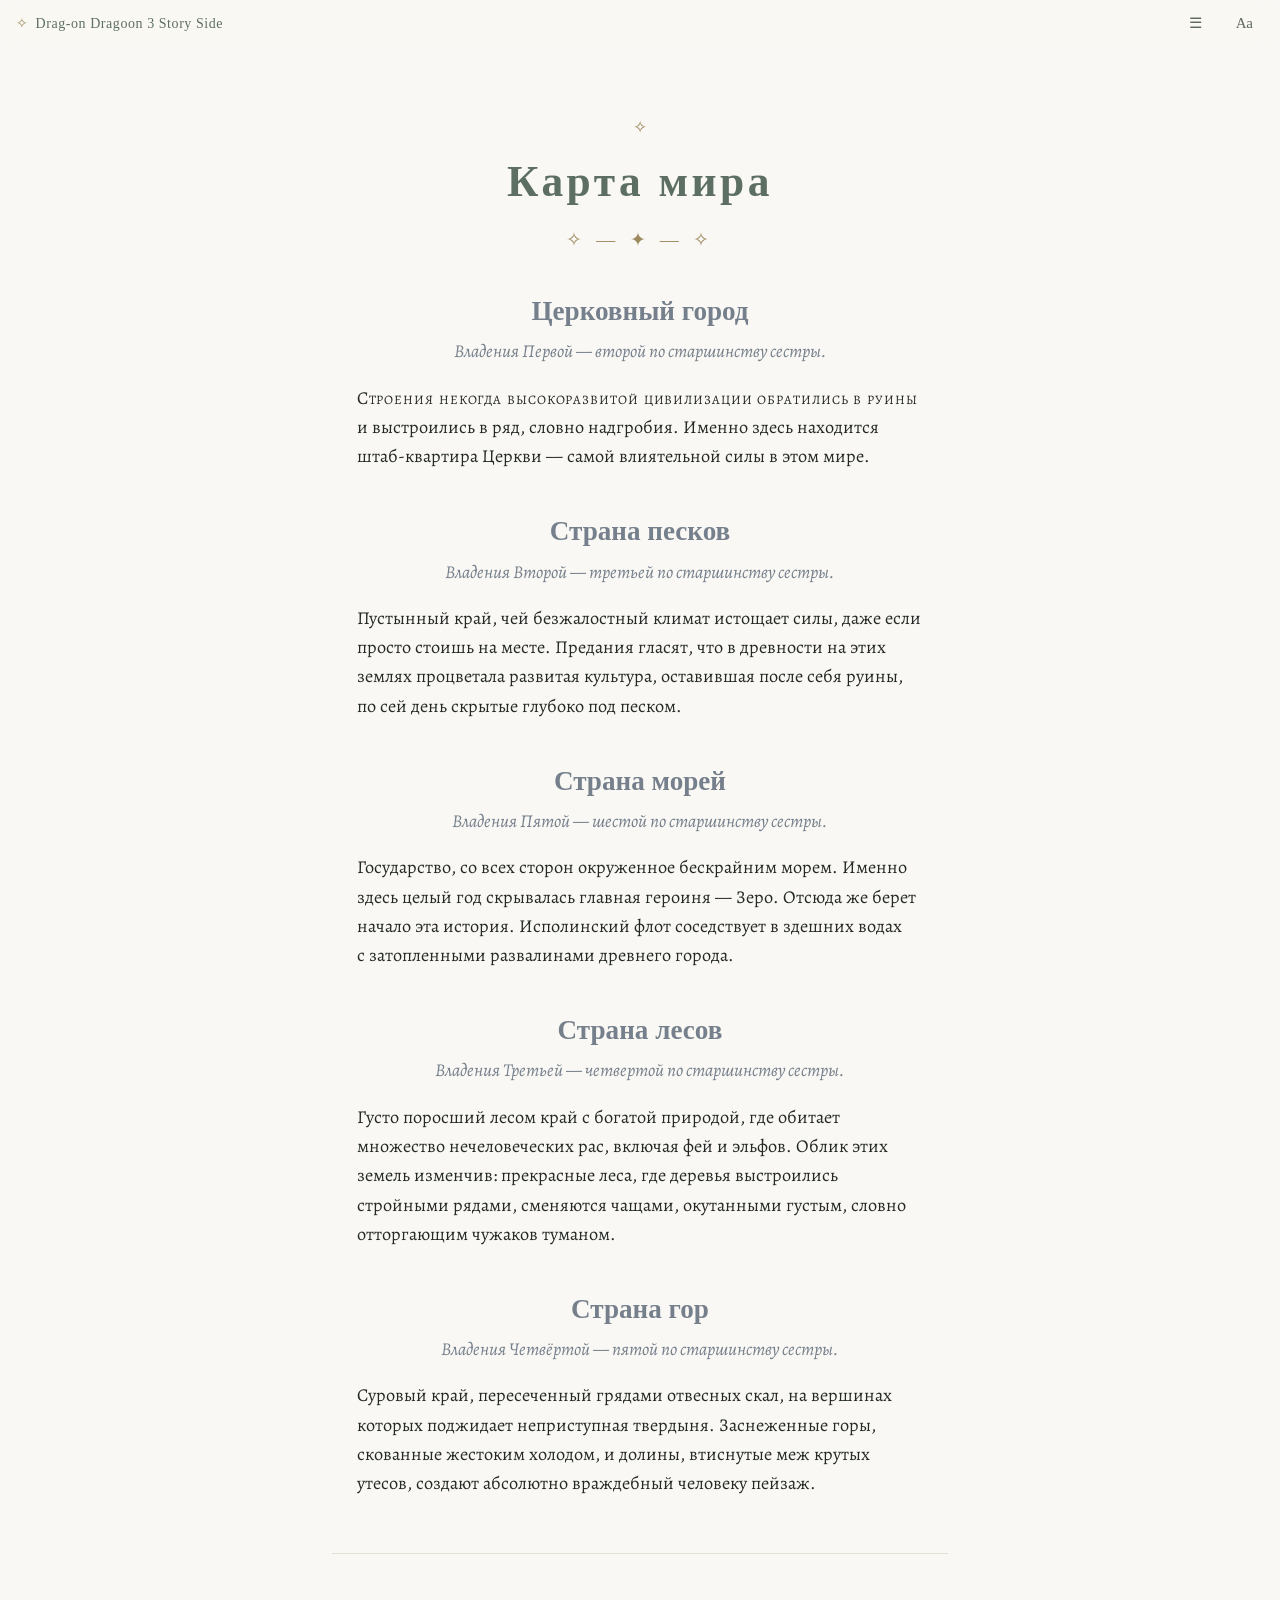
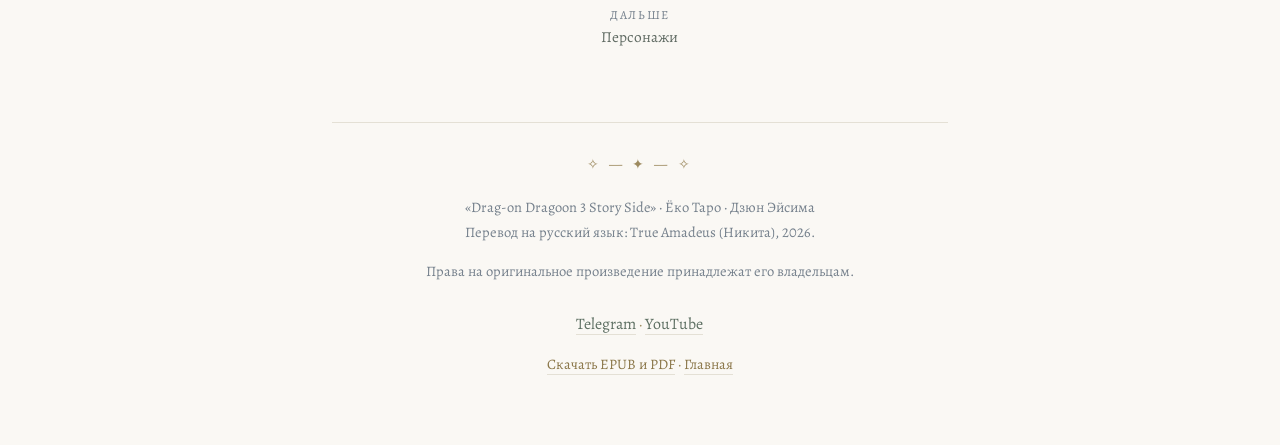
<file: karta-mira/index.html>
<!DOCTYPE html>
<html lang="ru" class="axis-center">
<head>
<meta charset="utf-8">
<meta name="viewport" content="width=device-width,initial-scale=1,viewport-fit=cover">
<title>Карта мира — Drag-on Dragoon 3 Story Side · читать онлайн на русском</title>
<meta name="description" content="Карта мира Drag-on Dragoon 3 Story Side: Церковный город, Страна песков, морей, лесов и гор. Ранобэ по Drakengard 3 на русском — читать онлайн.">
<link rel="canonical" href="https://trueamadeus.github.io/karta-mira/">
<meta name="robots" content="index,follow,max-snippet:-1,max-image-preview:large">
<meta name="yandex-verification" content="1f06be0ccea55900">
<meta name="google-site-verification" content="Lc171sB0d8TWc6wXRecWT9mlNaDjUhrg7dLiElUYtM0">
<meta property="og:type" content="article">
<meta property="og:site_name" content="trueamadeus">
<meta property="og:locale" content="ru_RU">
<meta property="og:title" content="Карта мира — Drag-on Dragoon 3 Story Side · читать онлайн на русском">
<meta property="og:description" content="Карта мира Drag-on Dragoon 3 Story Side: Церковный город, Страна песков, морей, лесов и гор. Ранобэ по Drakengard 3 на русском — читать онлайн.">
<meta property="og:url" content="https://trueamadeus.github.io/karta-mira/">
<meta property="og:image" content="https://trueamadeus.github.io/assets/og.jpg">
<meta property="og:image:width" content="1200">
<meta property="og:image:height" content="630">
<meta name="twitter:card" content="summary_large_image">
<meta name="theme-color" content="#faf8f4" media="(prefers-color-scheme: light)">
<meta name="theme-color" content="#15181a" media="(prefers-color-scheme: dark)">
<link rel="icon" href="../assets/favicon.svg" type="image/svg+xml">
<link rel="apple-touch-icon" href="../assets/icon-180.png">
<link rel="preload" as="font" type="font/woff2" crossorigin
      href="../assets/fonts/alegreya-cyrillic-normal.woff2">
<link rel="stylesheet" href="../assets/book.898f5f8b.css">
<link rel="stylesheet" href="../assets/site.9630bb89.css">
<script>(function(){try{var d=document.documentElement,s=localStorage,g=function(k){return s.getItem('ta:'+k)},v;
if((v=g('theme')))d.setAttribute('data-theme',v);
if((v=g('font')))d.setAttribute('data-font',v);
if((v=g('measure')))d.setAttribute('data-measure',v);
if((v=g('just'))==='1')d.setAttribute('data-just','1');
/* Кегль применяется ТОЛЬКО там, где читают. Ползунок живёт в читалке и
   принадлежит тексту книги; на главной и на 404 читать нечего, а раздутая
   обложка с гигантскими кнопками — побочный эффект, а не настройка. */
if(d.getAttribute('data-page')!=='bare'&&(v=g('size')))d.style.setProperty('--fs',v/100);}catch(e){}})();</script>
<script type="application/ld+json">{"@context":"https://schema.org","@type":"Chapter","name":"Карта мира","url":"https://trueamadeus.github.io/karta-mira/","position":1,"inLanguage":"ru","description":"Карта мира Drag-on Dragoon 3 Story Side: Церковный город, Страна песков, морей, лесов и гор. Ранобэ по Drakengard 3 на русском — читать онлайн.","wordCount":203,"isPartOf":{"@type":"Book","name":"Drag-on Dragoon 3 Story Side","url":"https://trueamadeus.github.io/"},"author":[{"@type":"Person","name":"Ёко Таро"},{"@type":"Person","name":"Дзюн Эйсима"}],"translator":{"@type":"Person","name":"True Amadeus","url":"https://trueamadeus.github.io/","sameAs":["https://t.me/TrueAmadeus","https://www.youtube.com/@TrueAmadeus"]}}</script>
<script type="application/ld+json">{"@context":"https://schema.org","@type":"BreadcrumbList","itemListElement":[{"@type":"ListItem","position":1,"name":"Drag-on Dragoon 3 Story Side","item":"https://trueamadeus.github.io/"},{"@type":"ListItem","position":2,"name":"Карта мира","item":"https://trueamadeus.github.io/karta-mira/"}]}</script>
</head>
<body data-slug="karta-mira" data-title="Карта мира" data-w-before="0" data-w-page="203" data-w-total="37309">
<a class="skip" href="#tekst">Перейти к тексту</a>
<div id="progress" role="presentation"></div>
<header id="bar">
  <a class="home" href="../"><span class="orn" aria-hidden="true">✧</span>Drag-on Dragoon 3 Story Side</a>
  <span class="spring"></span>
  <button type="button" class="tool" id="btn-toc" aria-expanded="false" aria-controls="toc" title="Содержание">&#9776;</button>
  <button type="button" class="tool" id="btn-prefs" aria-expanded="false" aria-controls="prefs" title="Вид и шрифт">Аа</button>
</header>
<nav id="toc" hidden aria-label="Содержание книги">
<ol>
<li><a class="home-link" href="../">Главная</a></li>
<li><a href="../karta-mira/" aria-current="page">Карта мира</a></li>
<li><a href="../personazhi/">Персонажи</a></li>
<li><a href="../prolog/">Пролог</a></li>
<li><a href="../glava-sester/">I. Глава сестер</a></li>
<li><a href="../glava-drakona/">II. Глава дракона</a></li>
<li><a href="../glava-apostolov/">III. Глава Апостолов</a></li>
<li><a href="../glava-tsvetka/">IV. Глава Цветка</a></li>
<li><a href="../zametki-o-perevode/">Заметки о переводе</a></li>
</ol>
<hr class="sep">
<a class="dl" href="../#skachat">Скачать PDF и EPUB</a>
</nav>
<div id="prefs" hidden role="group" aria-label="Настройки чтения">
  <div class="row"><span class="lab">Тема</span><div class="chips">
    <button type="button" class="chip" data-pref="theme" data-val="" aria-pressed="false">Авто</button>
    <button type="button" class="chip" data-pref="theme" data-val="light" aria-pressed="false">Свет</button>
    <button type="button" class="chip" data-pref="theme" data-val="sepia" aria-pressed="false">Сепия</button>
    <button type="button" class="chip" data-pref="theme" data-val="dark" aria-pressed="false">Тьма</button>
  </div></div>
  <div class="row"><span class="lab">Шрифт</span><div class="chips">
    <button type="button" class="chip" data-pref="font" data-val="" aria-pressed="false">Alegreya</button>
    <button type="button" class="chip" data-pref="font" data-val="serif" aria-pressed="false">Georgia</button>
    <button type="button" class="chip" data-pref="font" data-val="sans" aria-pressed="false">Без засечек</button>
  </div></div>
  <div class="row"><span class="lab">Размер</span><div class="stepper">
    <button type="button" class="chip" id="size-minus" aria-label="Мельче">A&#8722;</button>
    <output id="size-out">100%</output>
    <button type="button" class="chip" id="size-plus" aria-label="Крупнее">A+</button>
  </div></div>
  <div class="row"><span class="lab">Ширина</span><div class="chips">
    <button type="button" class="chip" data-pref="measure" data-val="narrow" aria-pressed="false">Уже</button>
    <button type="button" class="chip" data-pref="measure" data-val="normal" aria-pressed="false">Норма</button>
    <button type="button" class="chip" data-pref="measure" data-val="wide" aria-pressed="false">Шире</button>
  </div></div>
  <div class="row"><span class="lab">Выравнивание</span><div class="chips">
    <button type="button" class="chip" data-pref="just" data-val="0" aria-pressed="false">Влево</button>
    <button type="button" class="chip" data-pref="just" data-val="1" aria-pressed="false">По ширине</button>
  </div></div>
</div>
<main id="tekst">
<div class="book">
<div class="part-title doc-start doc-end">
<h1 id="doc2" class="ps1 doc-start"><strong><span>Карта мира</span></strong></h1>
<div class="keep-together"><div class="keep-head"><p id="doc3" class="heading-medium"><span class="sec-anchor" id="tserkovnyy-gorod"></span>Цер­ков­ный город</p>
<p class="epigraph">Владения Первой — второй по старшинству сестры.</p>
</div>
<p class="ps2 opening-line">Строения некогда высокоразвитой цивилизации обратились в руины и выстроились в ряд, словно надгробия. Именно здесь находится штаб-квартира Церкви — самой влиятельной силы в этом мире.</p>
</div>
<div class="keep-together"><div class="keep-head"><p class="heading-medium"><span class="sec-anchor" id="strana-peskov"></span>Страна песков</p>
<p class="epigraph">Владения Второй — третьей по старшинству сестры.</p>
</div>
<p class="ps2">Пустынный край, чей безжалостный климат истощает силы, даже если просто стоишь на месте. Предания гласят, что в древности на этих землях процветала развитая культура, оставившая после себя руины, по сей день скрытые глубоко под песком.</p>
</div>
<div class="keep-together"><div class="keep-head"><p class="heading-medium"><span class="sec-anchor" id="strana-morey"></span>Страна морей</p>
<p class="epigraph">Владения Пятой — шестой по старшинству сестры.</p>
</div>
<p class="ps2">Государство, со всех сторон окруженное бескрайним морем. Именно здесь целый год скрывалась главная героиня — Зеро. Отсюда же берет начало эта история. Исполинский флот соседствует в здешних водах с затопленными развалинами древнего города.</p>
</div>
<div class="keep-together"><div class="keep-head"><p class="heading-medium"><span class="sec-anchor" id="strana-lesov"></span>Страна лесов</p>
<p class="epigraph">Владения Третьей — четвертой по старшинству сестры.</p>
</div>
<p class="ps2">Густо поросший лесом край с богатой природой, где обитает множество нечеловеческих рас, включая фей и эльфов. Облик этих земель изменчив: прекрасные леса, где деревья выстроились стройными рядами, сменяются чащами, окутанными густым, словно отторгающим чужаков туманом.</p>
</div>
<div class="keep-together doc-end"><div class="keep-head"><p class="heading-medium"><span class="sec-anchor" id="strana-gor"></span>Страна гор</p>
<p class="epigraph">Владения Четвёртой — пятой по старшинству сестры.</p>
</div>
<p class="ps2 doc-end">Суровый край, пересеченный грядами отвесных скал, на вершинах которых поджидает неприступная твердыня. Заснеженные горы, скованные жестоким холодом, и долины, втиснутые меж крутых утесов, создают абсолютно враждебный человеку пейзаж.</p>
</div>
</div>
</div>
</main>
<nav class="pager" aria-label="Переход между главами"><a class="next" href="../personazhi/" rel="next"><span class="dir">Дальше</span>Персонажи</a></nav>
<footer class="site">
<span class="orn" aria-hidden="true">✧ — ✦ — ✧</span>
<p>«Drag-on Dragoon 3 Story Side» · Ёко Таро · Дзюн Эйсима<br>
Перевод на русский язык: True Amadeus (Никита), 2026.</p>
<p>Права на оригинальное произведение принадлежат его владельцам.</p>
<p class="channels"><a href="https://t.me/TrueAmadeus" rel="me noopener" target="_blank">Telegram</a> <span class="dot" aria-hidden="true">·</span> <a href="https://www.youtube.com/@TrueAmadeus" rel="me noopener" target="_blank">YouTube</a></p>
<p><a href="../#skachat">Скачать EPUB и PDF</a> <span class="dot" aria-hidden="true">·</span> <a href="../">Главная</a></p>
</footer>
<script src="../assets/reader.172973f0.js" defer></script>
<script>
(function(){try{
  if(navigator.doNotTrack==='1'||window.doNotTrack==='1')return;
  var s=document.createElement('script');
  s.async=true; s.src='//gc.zgo.at/count.js';
  s.setAttribute('data-goatcounter',
    'https://trueamadeus.goatcounter.com/count');
  document.head.appendChild(s);
}catch(e){}})();
</script>
</body>
</html>
</file>
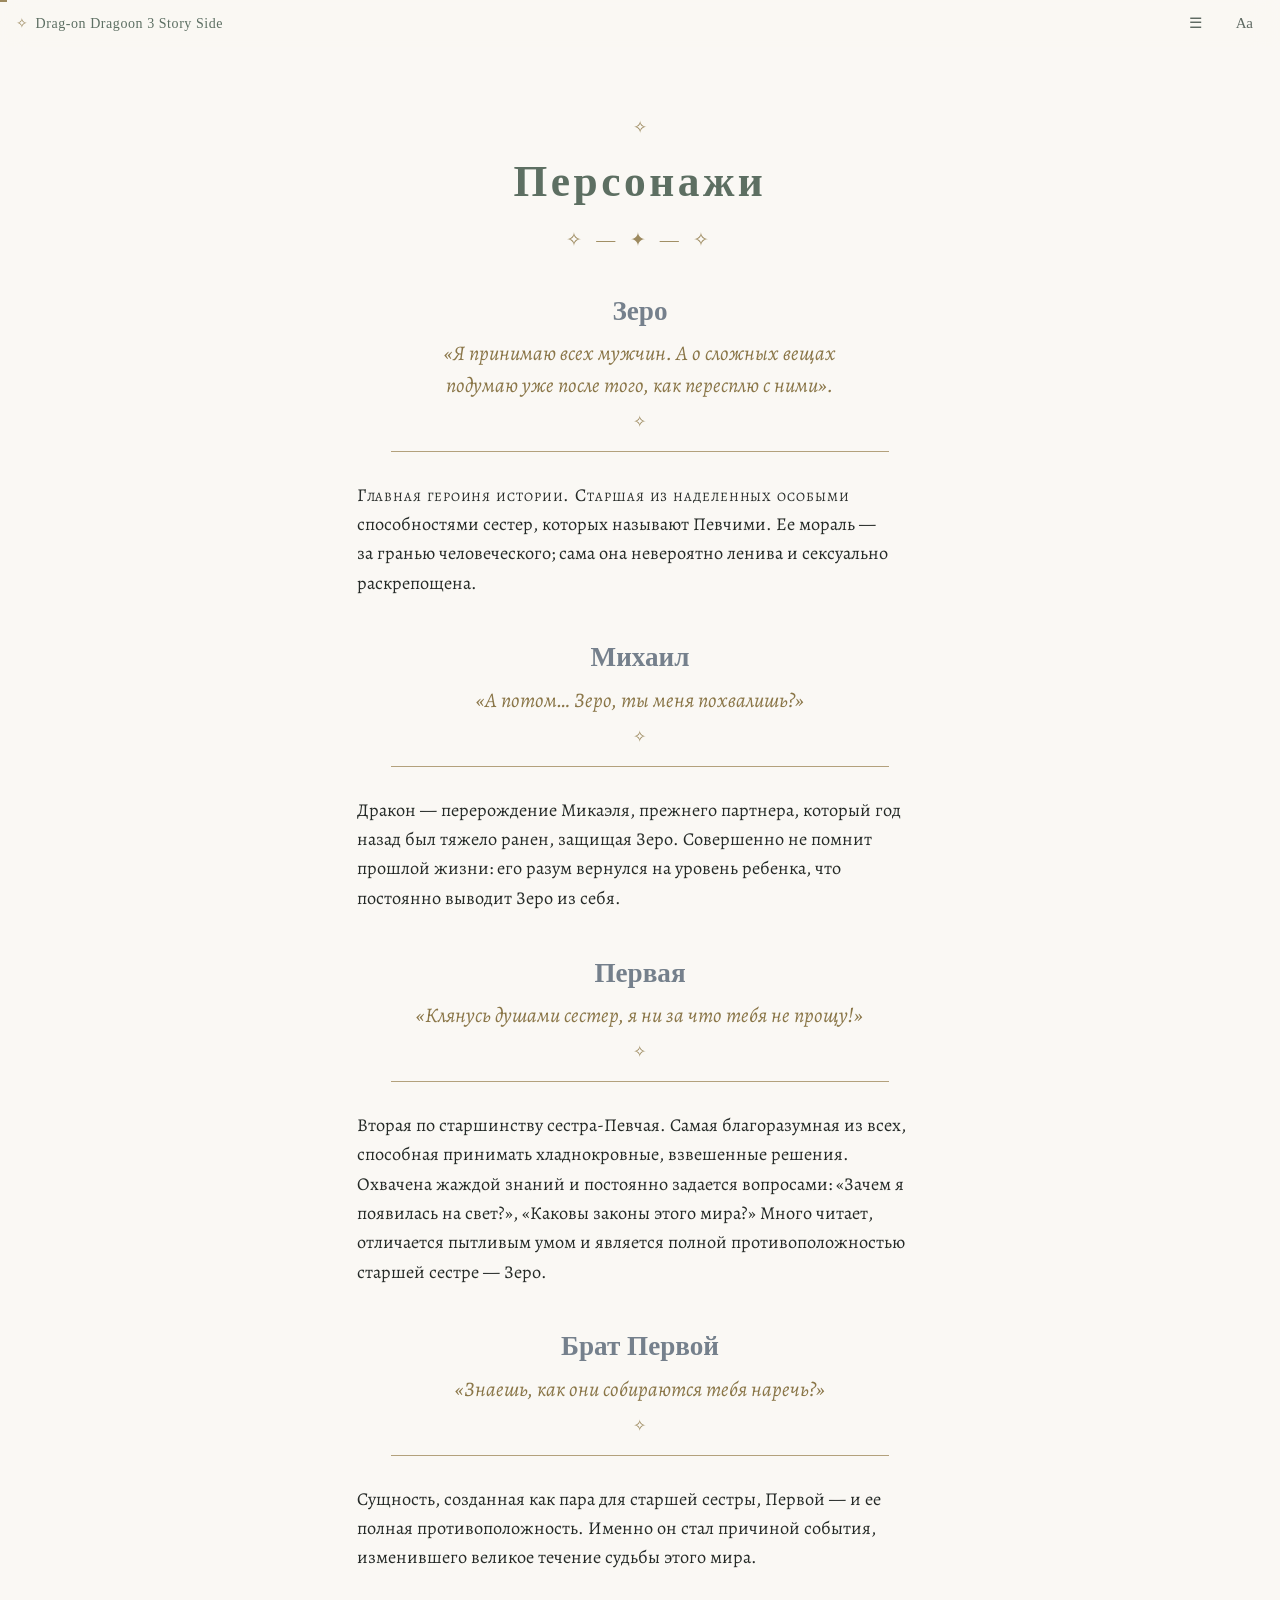
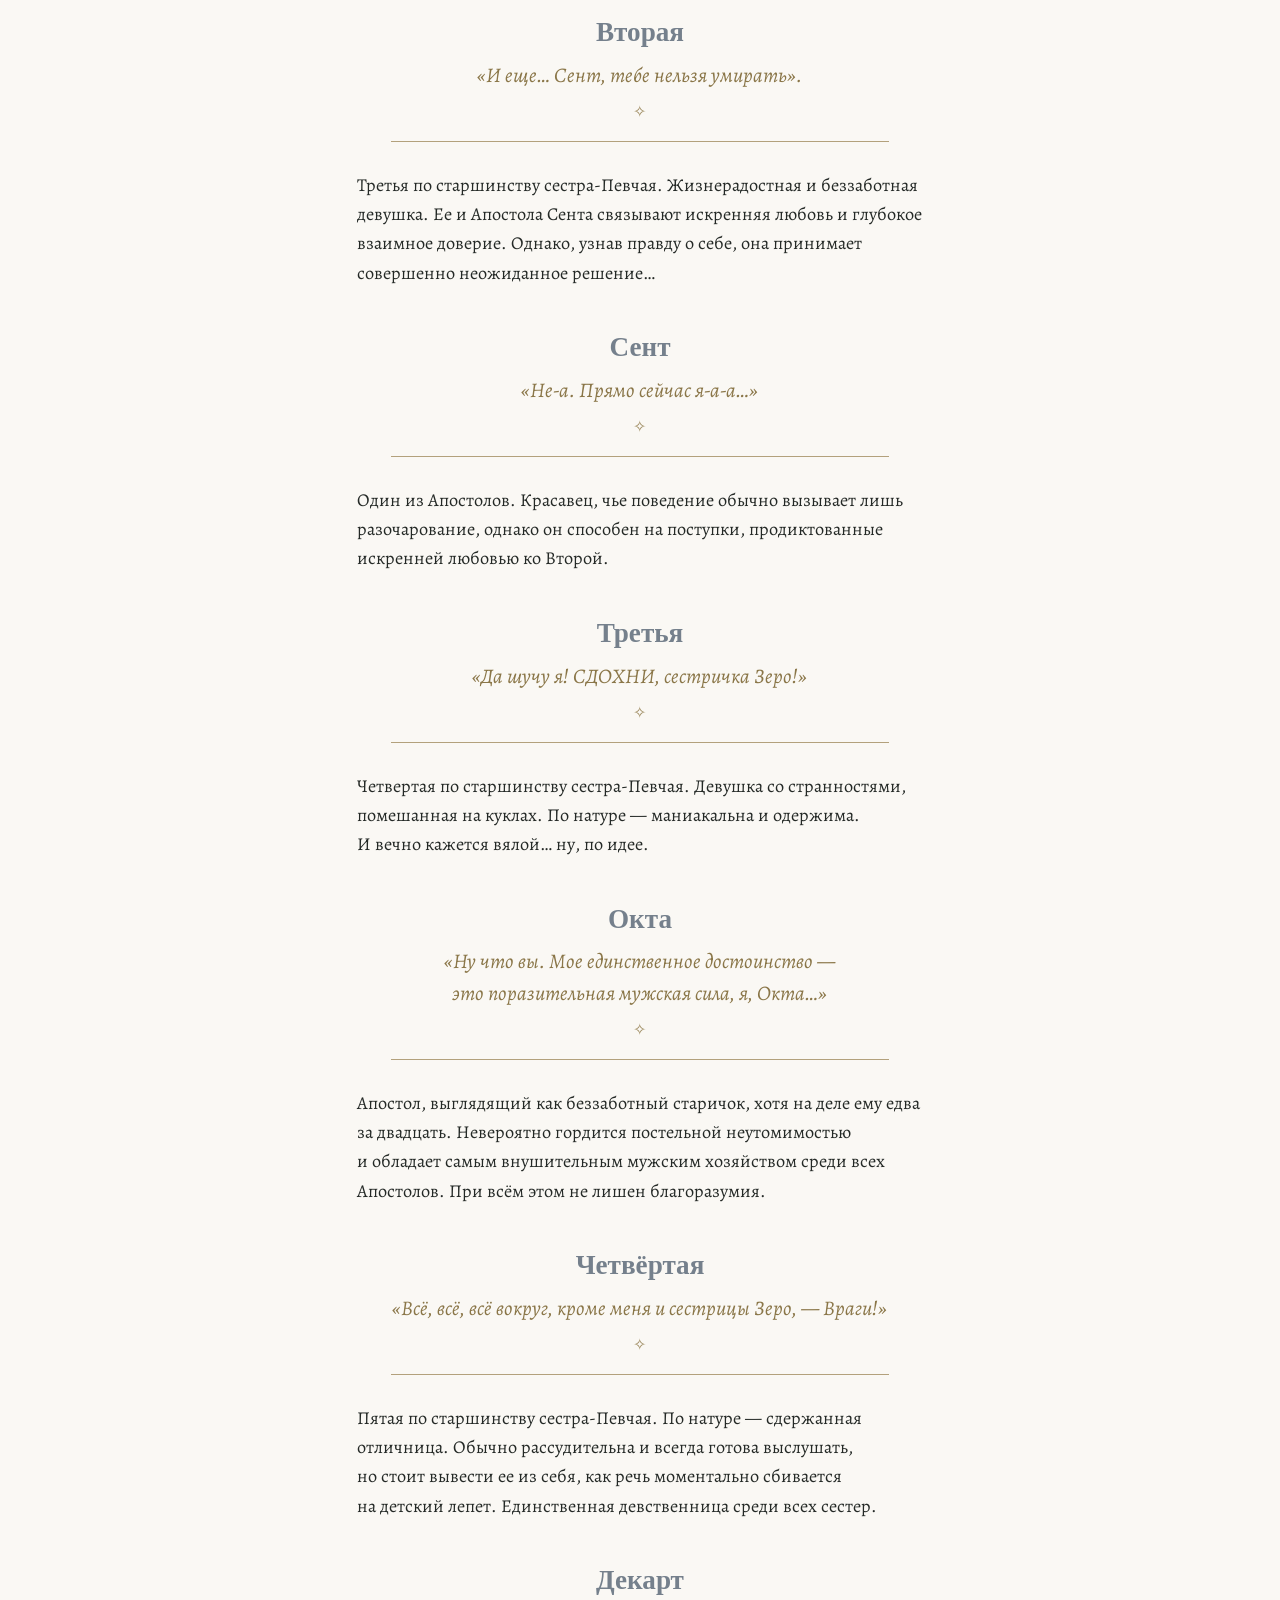
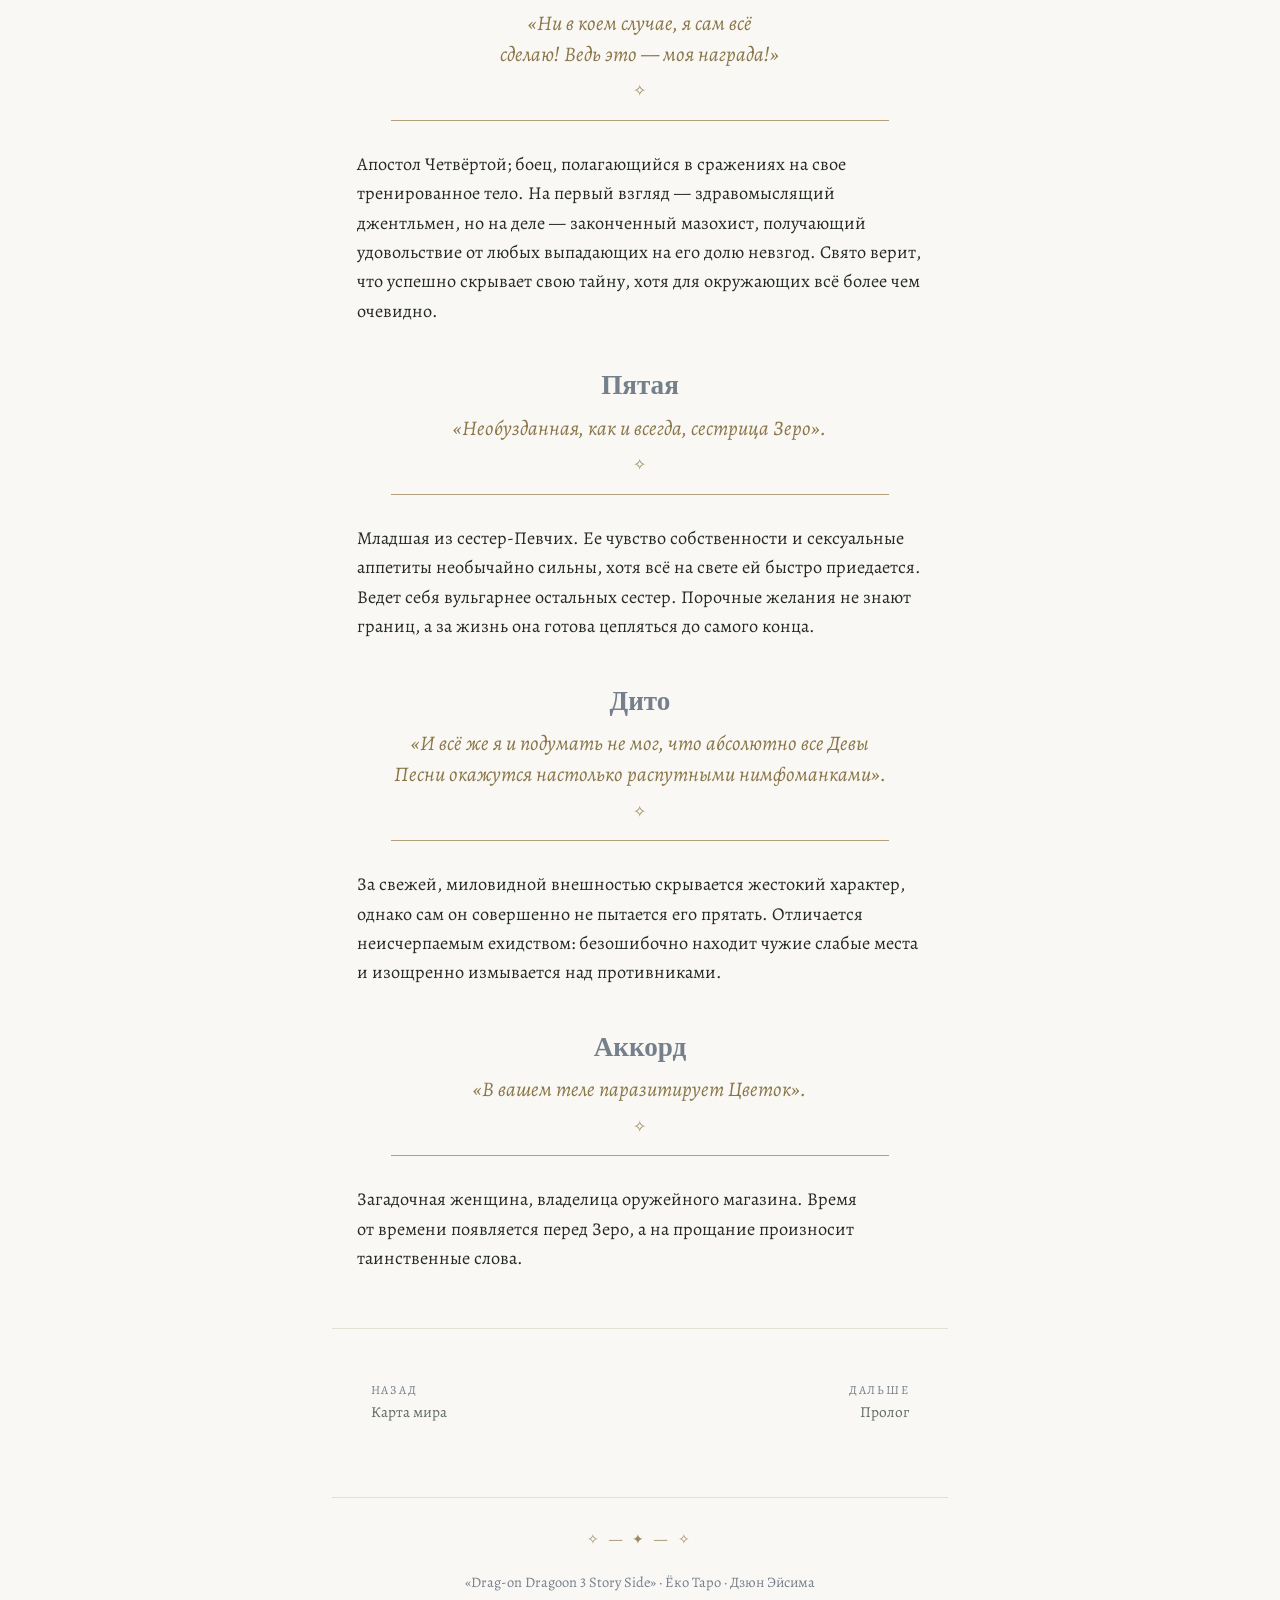
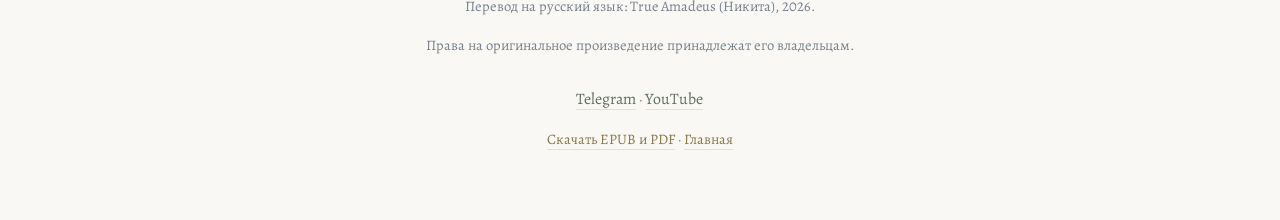
<file: personazhi/index.html>
<!DOCTYPE html>
<html lang="ru" class="axis-center">
<head>
<meta charset="utf-8">
<meta name="viewport" content="width=device-width,initial-scale=1,viewport-fit=cover">
<title>Персонажи — Drag-on Dragoon 3 Story Side · читать онлайн на русском</title>
<meta name="description" content="Персонажи Drag-on Dragoon 3 Story Side: Зеро, Михаил, Первая, Вторая, Третья, Четвёртая, Пятая, Аккорд и другие. Ранобэ по Drakengard 3 на русском.">
<link rel="canonical" href="https://trueamadeus.github.io/personazhi/">
<meta name="robots" content="index,follow,max-snippet:-1,max-image-preview:large">
<meta name="yandex-verification" content="1f06be0ccea55900">
<meta name="google-site-verification" content="Lc171sB0d8TWc6wXRecWT9mlNaDjUhrg7dLiElUYtM0">
<meta property="og:type" content="article">
<meta property="og:site_name" content="trueamadeus">
<meta property="og:locale" content="ru_RU">
<meta property="og:title" content="Персонажи — Drag-on Dragoon 3 Story Side · читать онлайн на русском">
<meta property="og:description" content="Персонажи Drag-on Dragoon 3 Story Side: Зеро, Михаил, Первая, Вторая, Третья, Четвёртая, Пятая, Аккорд и другие. Ранобэ по Drakengard 3 на русском.">
<meta property="og:url" content="https://trueamadeus.github.io/personazhi/">
<meta property="og:image" content="https://trueamadeus.github.io/assets/og.jpg">
<meta property="og:image:width" content="1200">
<meta property="og:image:height" content="630">
<meta name="twitter:card" content="summary_large_image">
<meta name="theme-color" content="#faf8f4" media="(prefers-color-scheme: light)">
<meta name="theme-color" content="#15181a" media="(prefers-color-scheme: dark)">
<link rel="icon" href="../assets/favicon.svg" type="image/svg+xml">
<link rel="apple-touch-icon" href="../assets/icon-180.png">
<link rel="preload" as="font" type="font/woff2" crossorigin
      href="../assets/fonts/alegreya-cyrillic-normal.woff2">
<link rel="stylesheet" href="../assets/book.898f5f8b.css">
<link rel="stylesheet" href="../assets/site.9630bb89.css">
<script>(function(){try{var d=document.documentElement,s=localStorage,g=function(k){return s.getItem('ta:'+k)},v;
if((v=g('theme')))d.setAttribute('data-theme',v);
if((v=g('font')))d.setAttribute('data-font',v);
if((v=g('measure')))d.setAttribute('data-measure',v);
if((v=g('just'))==='1')d.setAttribute('data-just','1');
/* Кегль применяется ТОЛЬКО там, где читают. Ползунок живёт в читалке и
   принадлежит тексту книги; на главной и на 404 читать нечего, а раздутая
   обложка с гигантскими кнопками — побочный эффект, а не настройка. */
if(d.getAttribute('data-page')!=='bare'&&(v=g('size')))d.style.setProperty('--fs',v/100);}catch(e){}})();</script>
<script type="application/ld+json">{"@context":"https://schema.org","@type":"Chapter","name":"Персонажи","url":"https://trueamadeus.github.io/personazhi/","position":2,"inLanguage":"ru","description":"Персонажи Drag-on Dragoon 3 Story Side: Зеро, Михаил, Первая, Вторая, Третья, Четвёртая, Пятая, Аккорд и другие. Ранобэ по Drakengard 3 на русском.","wordCount":519,"isPartOf":{"@type":"Book","name":"Drag-on Dragoon 3 Story Side","url":"https://trueamadeus.github.io/"},"author":[{"@type":"Person","name":"Ёко Таро"},{"@type":"Person","name":"Дзюн Эйсима"}],"translator":{"@type":"Person","name":"True Amadeus","url":"https://trueamadeus.github.io/","sameAs":["https://t.me/TrueAmadeus","https://www.youtube.com/@TrueAmadeus"]}}</script>
<script type="application/ld+json">{"@context":"https://schema.org","@type":"BreadcrumbList","itemListElement":[{"@type":"ListItem","position":1,"name":"Drag-on Dragoon 3 Story Side","item":"https://trueamadeus.github.io/"},{"@type":"ListItem","position":2,"name":"Персонажи","item":"https://trueamadeus.github.io/personazhi/"}]}</script>
</head>
<body data-slug="personazhi" data-title="Персонажи" data-w-before="203" data-w-page="519" data-w-total="37309">
<a class="skip" href="#tekst">Перейти к тексту</a>
<div id="progress" role="presentation"></div>
<header id="bar">
  <a class="home" href="../"><span class="orn" aria-hidden="true">✧</span>Drag-on Dragoon 3 Story Side</a>
  <span class="spring"></span>
  <button type="button" class="tool" id="btn-toc" aria-expanded="false" aria-controls="toc" title="Содержание">&#9776;</button>
  <button type="button" class="tool" id="btn-prefs" aria-expanded="false" aria-controls="prefs" title="Вид и шрифт">Аа</button>
</header>
<nav id="toc" hidden aria-label="Содержание книги">
<ol>
<li><a class="home-link" href="../">Главная</a></li>
<li><a href="../karta-mira/">Карта мира</a></li>
<li><a href="../personazhi/" aria-current="page">Персонажи</a></li>
<li><a href="../prolog/">Пролог</a></li>
<li><a href="../glava-sester/">I. Глава сестер</a></li>
<li><a href="../glava-drakona/">II. Глава дракона</a></li>
<li><a href="../glava-apostolov/">III. Глава Апостолов</a></li>
<li><a href="../glava-tsvetka/">IV. Глава Цветка</a></li>
<li><a href="../zametki-o-perevode/">Заметки о переводе</a></li>
</ol>
<hr class="sep">
<a class="dl" href="../#skachat">Скачать PDF и EPUB</a>
</nav>
<div id="prefs" hidden role="group" aria-label="Настройки чтения">
  <div class="row"><span class="lab">Тема</span><div class="chips">
    <button type="button" class="chip" data-pref="theme" data-val="" aria-pressed="false">Авто</button>
    <button type="button" class="chip" data-pref="theme" data-val="light" aria-pressed="false">Свет</button>
    <button type="button" class="chip" data-pref="theme" data-val="sepia" aria-pressed="false">Сепия</button>
    <button type="button" class="chip" data-pref="theme" data-val="dark" aria-pressed="false">Тьма</button>
  </div></div>
  <div class="row"><span class="lab">Шрифт</span><div class="chips">
    <button type="button" class="chip" data-pref="font" data-val="" aria-pressed="false">Alegreya</button>
    <button type="button" class="chip" data-pref="font" data-val="serif" aria-pressed="false">Georgia</button>
    <button type="button" class="chip" data-pref="font" data-val="sans" aria-pressed="false">Без засечек</button>
  </div></div>
  <div class="row"><span class="lab">Размер</span><div class="stepper">
    <button type="button" class="chip" id="size-minus" aria-label="Мельче">A&#8722;</button>
    <output id="size-out">100%</output>
    <button type="button" class="chip" id="size-plus" aria-label="Крупнее">A+</button>
  </div></div>
  <div class="row"><span class="lab">Ширина</span><div class="chips">
    <button type="button" class="chip" data-pref="measure" data-val="narrow" aria-pressed="false">Уже</button>
    <button type="button" class="chip" data-pref="measure" data-val="normal" aria-pressed="false">Норма</button>
    <button type="button" class="chip" data-pref="measure" data-val="wide" aria-pressed="false">Шире</button>
  </div></div>
  <div class="row"><span class="lab">Выравнивание</span><div class="chips">
    <button type="button" class="chip" data-pref="just" data-val="0" aria-pressed="false">Влево</button>
    <button type="button" class="chip" data-pref="just" data-val="1" aria-pressed="false">По ширине</button>
  </div></div>
</div>
<main id="tekst">
<div class="book">
<div class="part-title doc-start doc-end">
<h1 id="doc4" class="ps1 doc-start"><strong><span>Пер­со­нажи</span></strong></h1>
<div class="keep-together"><div class="keep-head"><p id="doc5" class="heading-medium"><span class="sec-anchor" id="zero"></span>Зеро</p>
<p class="char-quote-open">«Я принимаю всех мужчин. А о сложных вещах подумаю уже после того, как пересплю с ними».</p>
</div>
<p class="ps2 opening-line">Главная героиня истории. Старшая из наделенных особыми способностями сестер, которых называют Певчими. Ее мораль — за гранью человеческого; сама она невероятно ленива и сексуально раскрепощена.</p>
</div>
<div class="keep-together"><div class="keep-head"><p class="heading-medium"><span class="sec-anchor" id="mihail"></span>Михаил</p>
<p class="char-quote-open">«А потом… Зеро, ты меня похвалишь?»</p>
</div>
<p class="ps2">Дракон — перерождение Микаэля, прежнего партнера, который год назад был тяжело ранен, защищая Зеро. Совершенно не помнит прошлой жизни: его разум вернулся на уровень ребенка, что постоянно выводит Зеро из себя.</p>
</div>
<div class="keep-together"><div class="keep-head"><p class="heading-medium"><span class="sec-anchor" id="pervaya"></span>Первая</p>
<p class="char-quote-open">«Клянусь душами сестер, я ни за что тебя не прощу!»</p>
</div>
<p class="ps2">Вторая по старшинству сестра-Певчая. Самая благоразумная из всех, способная принимать хладнокровные, взвешенные решения. Охвачена жаждой знаний и постоянно задается вопросами: «Зачем я появилась на свет?», «Каковы законы этого мира?» Много читает, отличается пытливым умом и является полной противоположностью старшей сестре — Зеро.</p>
</div>
<div class="keep-together"><div class="keep-head"><p class="heading-medium"><span class="sec-anchor" id="brat-pervoy"></span>Брат Первой</p>
<p class="char-quote-open">«Знаешь, как они собираются тебя наречь?»</p>
</div>
<p class="ps2">Сущность, созданная как пара для старшей сестры, Первой — и ее полная противоположность. Именно он стал причиной события, изменившего великое течение судьбы этого мира.</p>
</div>
<div class="keep-together"><div class="keep-head"><p class="heading-medium"><span class="sec-anchor" id="vtoraya"></span>Вторая</p>
<p class="char-quote-open">«И еще… Сент, тебе нельзя умирать».</p>
</div>
<p class="ps2">Третья по старшинству сестра-Певчая. Жизнерадостная и беззаботная девушка. Ее и Апостола Сента связывают искренняя любовь и глубокое взаимное доверие. Однако, узнав правду о себе, она принимает совершенно неожиданное решение…</p>
</div>
<div class="keep-together"><div class="keep-head"><p class="heading-medium"><span class="sec-anchor" id="sent"></span>Сент</p>
<p class="char-quote-open">«Не-а. Прямо сейчас я-а-а…»</p>
</div>
<p class="ps2">Один из Апостолов. Красавец, чье поведение обычно вызывает лишь разочарование, однако он способен на поступки, продиктованные искренней любовью ко Второй.</p>
</div>
<div class="keep-together"><div class="keep-head"><p class="heading-medium"><span class="sec-anchor" id="tretya"></span>Третья</p>
<p class="char-quote-open">«Да шучу я! СДОХНИ, сестричка Зеро!»</p>
</div>
<p class="ps2">Четвертая по старшинству сестра-Певчая. Девушка со странностями, помешанная на куклах. По натуре — маниакальна и одержима. И вечно кажется вялой… ну, по идее.</p>
</div>
<div class="keep-together"><div class="keep-head"><p class="heading-medium"><span class="sec-anchor" id="okta"></span>Окта</p>
<p class="char-quote-open">«Ну что вы. Мое единственное достоинство — это поразительная мужская сила, я, Окта…»</p>
</div>
<p class="ps2">Апостол, выглядящий как беззаботный старичок, хотя на деле ему едва за двадцать. Невероятно гордится постельной неутомимостью и обладает самым внушительным мужским хозяйством среди всех Апостолов. При всём этом не лишен благоразумия.</p>
</div>
<div class="keep-together"><div class="keep-head"><p class="heading-medium"><span class="sec-anchor" id="chetvertaya"></span>Четвёр­тая</p>
<p class="char-quote-open">«Всё, всё, всё вокруг, кроме меня и сестрицы Зеро, — Враги!»</p>
</div>
<p class="ps2">Пятая по старшинству сестра-Певчая. По натуре — сдержанная отличница. Обычно рассудительна и всегда готова выслушать, но стоит вывести ее из себя, как речь моментально сбивается на детский лепет. Единственная девственница среди всех сестер.</p>
</div>
<div class="keep-together"><div class="keep-head"><p class="heading-medium"><span class="sec-anchor" id="dekart"></span>Декарт</p>
<p class="char-quote-open">«Ни в коем случае, я сам всё сделаю! Ведь это — моя награда!»</p>
</div>
<p class="ps2">Апостол Четвёртой; боец, полагающийся в сражениях на свое тренированное тело. На первый взгляд — здравомыслящий джентльмен, но на деле — законченный мазохист, получающий удовольствие от любых выпадающих на его долю невзгод. Свято верит, что успешно скрывает свою тайну, хотя для окружающих всё более чем очевидно.</p>
</div>
<div class="keep-together"><div class="keep-head"><p class="heading-medium"><span class="sec-anchor" id="pyataya"></span>Пятая</p>
<p class="char-quote-open">«Необузданная, как и всегда, сестрица Зеро».</p>
</div>
<p class="ps2">Младшая из сестер-Певчих. Ее чувство собственности и сексуальные аппетиты необычайно сильны, хотя всё на свете ей быстро приедается. Ведет себя вульгарнее остальных сестер. Порочные желания не знают границ, а за жизнь она готова цепляться до самого конца.</p>
</div>
<div class="keep-together"><div class="keep-head"><p class="heading-medium"><span class="sec-anchor" id="dito"></span>Дито</p>
<p class="char-quote-open">«И всё же я и подумать не мог, что абсолютно все Девы Песни окажутся настолько распутными нимфоманками».</p>
</div>
<p class="ps2">За свежей, миловидной внешностью скрывается жестокий характер, однако сам он совершенно не пытается его прятать. Отличается неисчерпаемым ехидством: безошибочно находит чужие слабые места и изощренно измывается над противниками.</p>
</div>
<div class="keep-together doc-end"><div class="keep-head"><p class="heading-medium"><span class="sec-anchor" id="akkord"></span>Аккорд</p>
<p class="char-quote-open">«В вашем теле паразитирует Цветок».</p>
</div>
<p class="ps2 doc-end">Загадочная женщина, владелица оружейного магазина. Время от времени появляется перед Зеро, а на прощание произносит таинственные слова.</p>
</div>
</div>
</div>
</main>
<nav class="pager" aria-label="Переход между главами"><a class="prev" href="../karta-mira/" rel="prev"><span class="dir">Назад</span>Карта мира</a><a class="next" href="../prolog/" rel="next"><span class="dir">Дальше</span>Пролог</a></nav>
<footer class="site">
<span class="orn" aria-hidden="true">✧ — ✦ — ✧</span>
<p>«Drag-on Dragoon 3 Story Side» · Ёко Таро · Дзюн Эйсима<br>
Перевод на русский язык: True Amadeus (Никита), 2026.</p>
<p>Права на оригинальное произведение принадлежат его владельцам.</p>
<p class="channels"><a href="https://t.me/TrueAmadeus" rel="me noopener" target="_blank">Telegram</a> <span class="dot" aria-hidden="true">·</span> <a href="https://www.youtube.com/@TrueAmadeus" rel="me noopener" target="_blank">YouTube</a></p>
<p><a href="../#skachat">Скачать EPUB и PDF</a> <span class="dot" aria-hidden="true">·</span> <a href="../">Главная</a></p>
</footer>
<script src="../assets/reader.172973f0.js" defer></script>
<script>
(function(){try{
  if(navigator.doNotTrack==='1'||window.doNotTrack==='1')return;
  var s=document.createElement('script');
  s.async=true; s.src='//gc.zgo.at/count.js';
  s.setAttribute('data-goatcounter',
    'https://trueamadeus.goatcounter.com/count');
  document.head.appendChild(s);
}catch(e){}})();
</script>
</body>
</html>
</file>
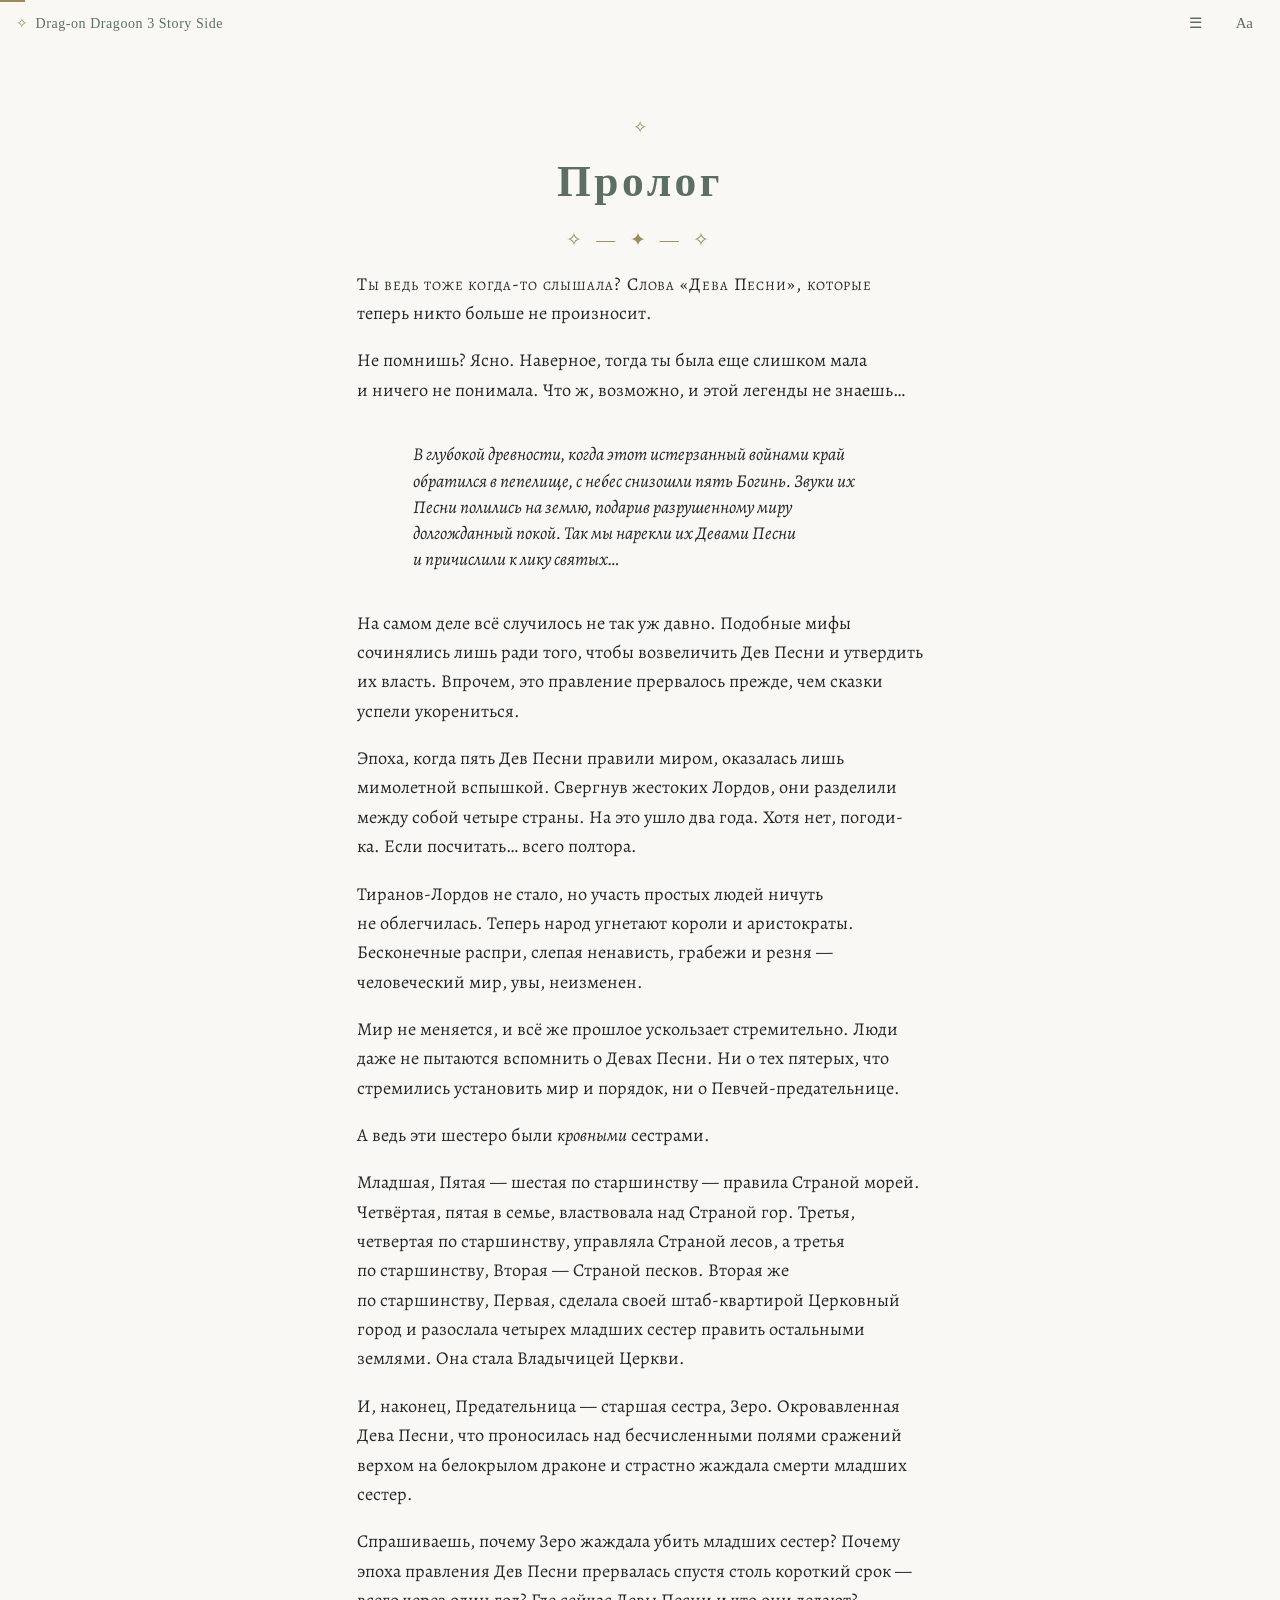
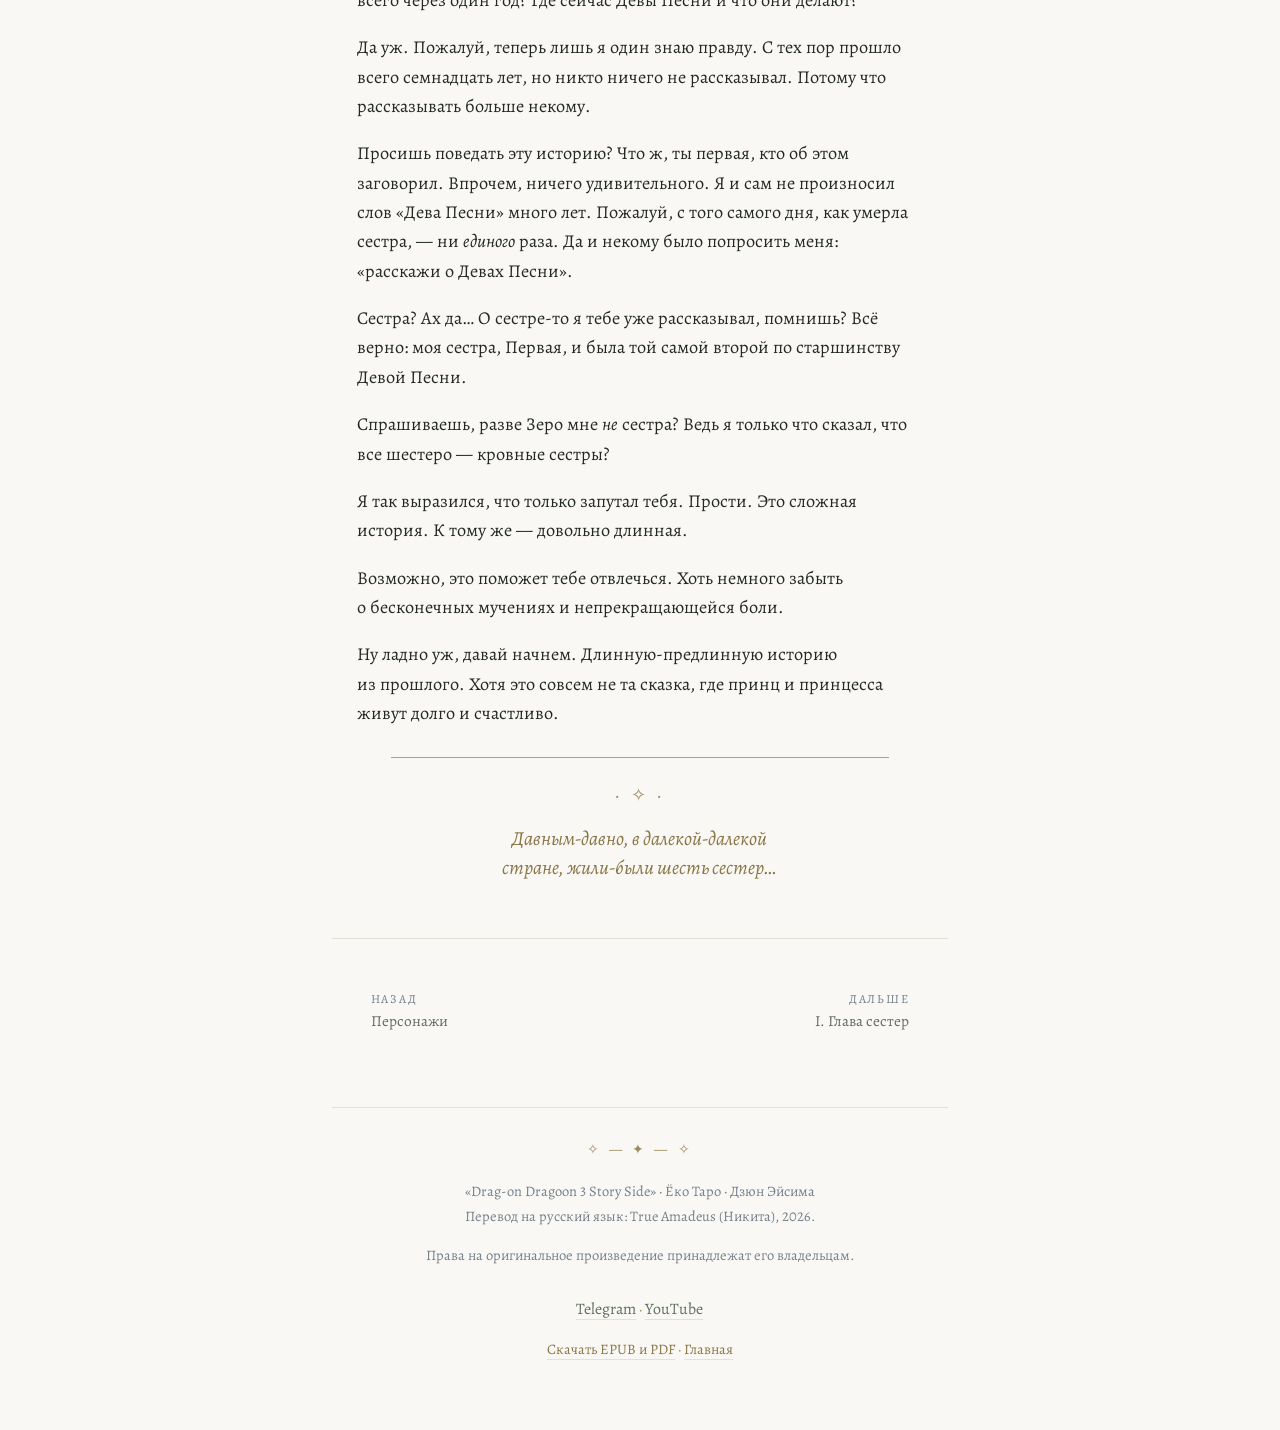
<file: prolog/index.html>
<!DOCTYPE html>
<html lang="ru" class="axis-center">
<head>
<meta charset="utf-8">
<meta name="viewport" content="width=device-width,initial-scale=1,viewport-fit=cover">
<title>Пролог — Drag-on Dragoon 3 Story Side · читать онлайн на русском</title>
<meta name="description" content="Пролог ранобэ Drag-on Dragoon 3 Story Side (Drakengard 3) на русском языке. Перевод True Amadeus — читать онлайн бесплатно.">
<link rel="canonical" href="https://trueamadeus.github.io/prolog/">
<meta name="robots" content="index,follow,max-snippet:-1,max-image-preview:large">
<meta name="yandex-verification" content="1f06be0ccea55900">
<meta name="google-site-verification" content="Lc171sB0d8TWc6wXRecWT9mlNaDjUhrg7dLiElUYtM0">
<meta property="og:type" content="article">
<meta property="og:site_name" content="trueamadeus">
<meta property="og:locale" content="ru_RU">
<meta property="og:title" content="Пролог — Drag-on Dragoon 3 Story Side · читать онлайн на русском">
<meta property="og:description" content="Пролог ранобэ Drag-on Dragoon 3 Story Side (Drakengard 3) на русском языке. Перевод True Amadeus — читать онлайн бесплатно.">
<meta property="og:url" content="https://trueamadeus.github.io/prolog/">
<meta property="og:image" content="https://trueamadeus.github.io/assets/og.jpg">
<meta property="og:image:width" content="1200">
<meta property="og:image:height" content="630">
<meta name="twitter:card" content="summary_large_image">
<meta name="theme-color" content="#faf8f4" media="(prefers-color-scheme: light)">
<meta name="theme-color" content="#15181a" media="(prefers-color-scheme: dark)">
<link rel="icon" href="../assets/favicon.svg" type="image/svg+xml">
<link rel="apple-touch-icon" href="../assets/icon-180.png">
<link rel="preload" as="font" type="font/woff2" crossorigin
      href="../assets/fonts/alegreya-cyrillic-normal.woff2">
<link rel="stylesheet" href="../assets/book.898f5f8b.css">
<link rel="stylesheet" href="../assets/site.9630bb89.css">
<script>(function(){try{var d=document.documentElement,s=localStorage,g=function(k){return s.getItem('ta:'+k)},v;
if((v=g('theme')))d.setAttribute('data-theme',v);
if((v=g('font')))d.setAttribute('data-font',v);
if((v=g('measure')))d.setAttribute('data-measure',v);
if((v=g('just'))==='1')d.setAttribute('data-just','1');
/* Кегль применяется ТОЛЬКО там, где читают. Ползунок живёт в читалке и
   принадлежит тексту книги; на главной и на 404 читать нечего, а раздутая
   обложка с гигантскими кнопками — побочный эффект, а не настройка. */
if(d.getAttribute('data-page')!=='bare'&&(v=g('size')))d.style.setProperty('--fs',v/100);}catch(e){}})();</script>
<script type="application/ld+json">{"@context":"https://schema.org","@type":"Chapter","name":"Пролог","url":"https://trueamadeus.github.io/prolog/","position":3,"inLanguage":"ru","description":"Пролог ранобэ Drag-on Dragoon 3 Story Side (Drakengard 3) на русском языке. Перевод True Amadeus — читать онлайн бесплатно.","wordCount":490,"isPartOf":{"@type":"Book","name":"Drag-on Dragoon 3 Story Side","url":"https://trueamadeus.github.io/"},"author":[{"@type":"Person","name":"Ёко Таро"},{"@type":"Person","name":"Дзюн Эйсима"}],"translator":{"@type":"Person","name":"True Amadeus","url":"https://trueamadeus.github.io/","sameAs":["https://t.me/TrueAmadeus","https://www.youtube.com/@TrueAmadeus"]}}</script>
<script type="application/ld+json">{"@context":"https://schema.org","@type":"BreadcrumbList","itemListElement":[{"@type":"ListItem","position":1,"name":"Drag-on Dragoon 3 Story Side","item":"https://trueamadeus.github.io/"},{"@type":"ListItem","position":2,"name":"Пролог","item":"https://trueamadeus.github.io/prolog/"}]}</script>
</head>
<body data-slug="prolog" data-title="Пролог" data-w-before="722" data-w-page="490" data-w-total="37309">
<a class="skip" href="#tekst">Перейти к тексту</a>
<div id="progress" role="presentation"></div>
<header id="bar">
  <a class="home" href="../"><span class="orn" aria-hidden="true">✧</span>Drag-on Dragoon 3 Story Side</a>
  <span class="spring"></span>
  <button type="button" class="tool" id="btn-toc" aria-expanded="false" aria-controls="toc" title="Содержание">&#9776;</button>
  <button type="button" class="tool" id="btn-prefs" aria-expanded="false" aria-controls="prefs" title="Вид и шрифт">Аа</button>
</header>
<nav id="toc" hidden aria-label="Содержание книги">
<ol>
<li><a class="home-link" href="../">Главная</a></li>
<li><a href="../karta-mira/">Карта мира</a></li>
<li><a href="../personazhi/">Персонажи</a></li>
<li><a href="../prolog/" aria-current="page">Пролог</a></li>
<li><a href="../glava-sester/">I. Глава сестер</a></li>
<li><a href="../glava-drakona/">II. Глава дракона</a></li>
<li><a href="../glava-apostolov/">III. Глава Апостолов</a></li>
<li><a href="../glava-tsvetka/">IV. Глава Цветка</a></li>
<li><a href="../zametki-o-perevode/">Заметки о переводе</a></li>
</ol>
<hr class="sep">
<a class="dl" href="../#skachat">Скачать PDF и EPUB</a>
</nav>
<div id="prefs" hidden role="group" aria-label="Настройки чтения">
  <div class="row"><span class="lab">Тема</span><div class="chips">
    <button type="button" class="chip" data-pref="theme" data-val="" aria-pressed="false">Авто</button>
    <button type="button" class="chip" data-pref="theme" data-val="light" aria-pressed="false">Свет</button>
    <button type="button" class="chip" data-pref="theme" data-val="sepia" aria-pressed="false">Сепия</button>
    <button type="button" class="chip" data-pref="theme" data-val="dark" aria-pressed="false">Тьма</button>
  </div></div>
  <div class="row"><span class="lab">Шрифт</span><div class="chips">
    <button type="button" class="chip" data-pref="font" data-val="" aria-pressed="false">Alegreya</button>
    <button type="button" class="chip" data-pref="font" data-val="serif" aria-pressed="false">Georgia</button>
    <button type="button" class="chip" data-pref="font" data-val="sans" aria-pressed="false">Без засечек</button>
  </div></div>
  <div class="row"><span class="lab">Размер</span><div class="stepper">
    <button type="button" class="chip" id="size-minus" aria-label="Мельче">A&#8722;</button>
    <output id="size-out">100%</output>
    <button type="button" class="chip" id="size-plus" aria-label="Крупнее">A+</button>
  </div></div>
  <div class="row"><span class="lab">Ширина</span><div class="chips">
    <button type="button" class="chip" data-pref="measure" data-val="narrow" aria-pressed="false">Уже</button>
    <button type="button" class="chip" data-pref="measure" data-val="normal" aria-pressed="false">Норма</button>
    <button type="button" class="chip" data-pref="measure" data-val="wide" aria-pressed="false">Шире</button>
  </div></div>
  <div class="row"><span class="lab">Выравнивание</span><div class="chips">
    <button type="button" class="chip" data-pref="just" data-val="0" aria-pressed="false">Влево</button>
    <button type="button" class="chip" data-pref="just" data-val="1" aria-pressed="false">По ширине</button>
  </div></div>
</div>
<main id="tekst">
<div class="book">
<div class="part-title doc-start doc-end">
<h1 id="doc6" class="ps1 doc-start"><strong><span>Пролог</span></strong></h1>
<p id="doc7" class="ps2 opening-line">Ты ведь тоже когда-то слышала? Слова «Дева Песни», которые теперь никто больше не произносит.</p>
<p class="ps2">Не помнишь? Ясно. Наверное, тогда ты была еще слишком мала и ничего не понимала. Что ж, возможно, и этой легенды не знаешь…</p>
<p class="block-quote-plain"><em><span style="font-style:italic;">В глубокой древности, когда этот истерзанный войнами край обратился в пепелище, с небес снизошли пять Богинь. Звуки их Песни полились на землю, подарив разрушенному миру долгожданный покой. Так мы нарекли их Девами Песни и причислили к лику святых…</span></em></p>
<p class="ps2">На самом деле всё случилось не так уж давно. Подобные мифы сочинялись лишь ради того, чтобы возвеличить Дев Песни и утвердить их власть. Впрочем, это правление прервалось прежде, чем сказки успели укорениться.</p>
<p class="ps2">Эпоха, когда пять Дев Песни правили миром, оказалась лишь мимолетной вспышкой. Свергнув жестоких Лордов, они разделили между собой четыре страны. На это ушло два года. Хотя нет, погоди-ка. Если посчитать… всего полтора.</p>
<p class="ps2">Тиранов-Лордов не стало, но участь простых людей ничуть не облегчилась. Теперь народ угнетают короли и аристократы. Бесконечные распри, слепая ненависть, грабежи и резня — человеческий мир, увы, неизменен.</p>
<p class="ps2">Мир не меняется, и всё же прошлое ускользает стремительно. Люди даже не пытаются вспомнить о Девах Песни. Ни о тех пятерых, что стремились установить мир и порядок, ни о Певчей-предательнице.</p>
<p class="ps2">А ведь эти шестеро были <em><span style="font-style:italic;">кровными</span></em> сестрами.</p>
<p class="ps2">Младшая, Пятая — шестая по старшинству — правила Страной морей. Четвёртая, пятая в семье, властвовала над Страной гор. Третья, четвертая по старшинству, управляла Страной лесов, а третья по старшинству, Вторая — Страной песков. Вторая же по старшинству, Первая, сделала своей штаб-квартирой Церковный город и разослала четырех младших сестер править остальными землями. Она стала Владычицей Церкви.</p>
<p class="ps2">И, наконец, Предательница — старшая сестра, Зеро. Окровавленная Дева Песни, что проносилась над бесчисленными полями сражений верхом на белокрылом драконе и страстно жаждала смерти младших сестер.</p>
<p class="ps2">Спрашиваешь, почему Зеро жаждала убить младших сестер? Почему эпоха правления Дев Песни прервалась спустя столь короткий срок — всего через один год? Где сейчас Девы Песни и что они делают?</p>
<p class="ps2">Да уж. Пожалуй, теперь лишь я один знаю правду. С тех пор прошло всего семнадцать лет, но никто ничего не рассказывал. Потому что рассказывать больше некому.</p>
<p class="ps2">Просишь поведать эту историю? Что ж, ты первая, кто об этом заговорил. Впрочем, ничего удивительного. Я и сам не произносил слов «Дева Песни» много лет. Пожалуй, с того самого дня, как умерла сестра, — ни <em><span style="font-style:italic;">единого</span></em> раза. Да и некому было попросить меня: «расскажи о Девах Песни».</p>
<p class="ps2">Сестра? Ах да… О сестре-то я тебе уже рассказывал, помнишь? Всё верно: моя сестра, Первая, и была той самой второй по старшинству Девой Песни.</p>
<p class="ps2">Спрашиваешь, разве Зеро мне <em><span style="font-style:italic;">не</span></em> сестра? Ведь я только что сказал, что все шестеро — кровные сестры?</p>
<p class="ps2">Я так выразился, что только запутал тебя. Прости. Это сложная история. К тому же — довольно длинная.</p>
<p class="ps2">Возможно, это поможет тебе отвлечься. Хоть немного забыть о бесконечных мучениях и непрекращающейся боли.</p>
<p class="ps2">Ну ладно уж, давай начнем. Длинную-предлинную историю из прошлого. Хотя это совсем не та сказка, где принц и принцесса живут долго и счастливо.</p>
<p class="char-quote-close char-quote-close-first doc-end">Давным-давно, в далекой-далекой стране, жили-были шесть сестер…</p>
</div>
</div>
</main>
<nav class="pager" aria-label="Переход между главами"><a class="prev" href="../personazhi/" rel="prev"><span class="dir">Назад</span>Персонажи</a><a class="next" href="../glava-sester/" rel="next"><span class="dir">Дальше</span>I. Глава сестер</a></nav>
<footer class="site">
<span class="orn" aria-hidden="true">✧ — ✦ — ✧</span>
<p>«Drag-on Dragoon 3 Story Side» · Ёко Таро · Дзюн Эйсима<br>
Перевод на русский язык: True Amadeus (Никита), 2026.</p>
<p>Права на оригинальное произведение принадлежат его владельцам.</p>
<p class="channels"><a href="https://t.me/TrueAmadeus" rel="me noopener" target="_blank">Telegram</a> <span class="dot" aria-hidden="true">·</span> <a href="https://www.youtube.com/@TrueAmadeus" rel="me noopener" target="_blank">YouTube</a></p>
<p><a href="../#skachat">Скачать EPUB и PDF</a> <span class="dot" aria-hidden="true">·</span> <a href="../">Главная</a></p>
</footer>
<script src="../assets/reader.172973f0.js" defer></script>
<script>
(function(){try{
  if(navigator.doNotTrack==='1'||window.doNotTrack==='1')return;
  var s=document.createElement('script');
  s.async=true; s.src='//gc.zgo.at/count.js';
  s.setAttribute('data-goatcounter',
    'https://trueamadeus.goatcounter.com/count');
  document.head.appendChild(s);
}catch(e){}})();
</script>
</body>
</html>
</file>
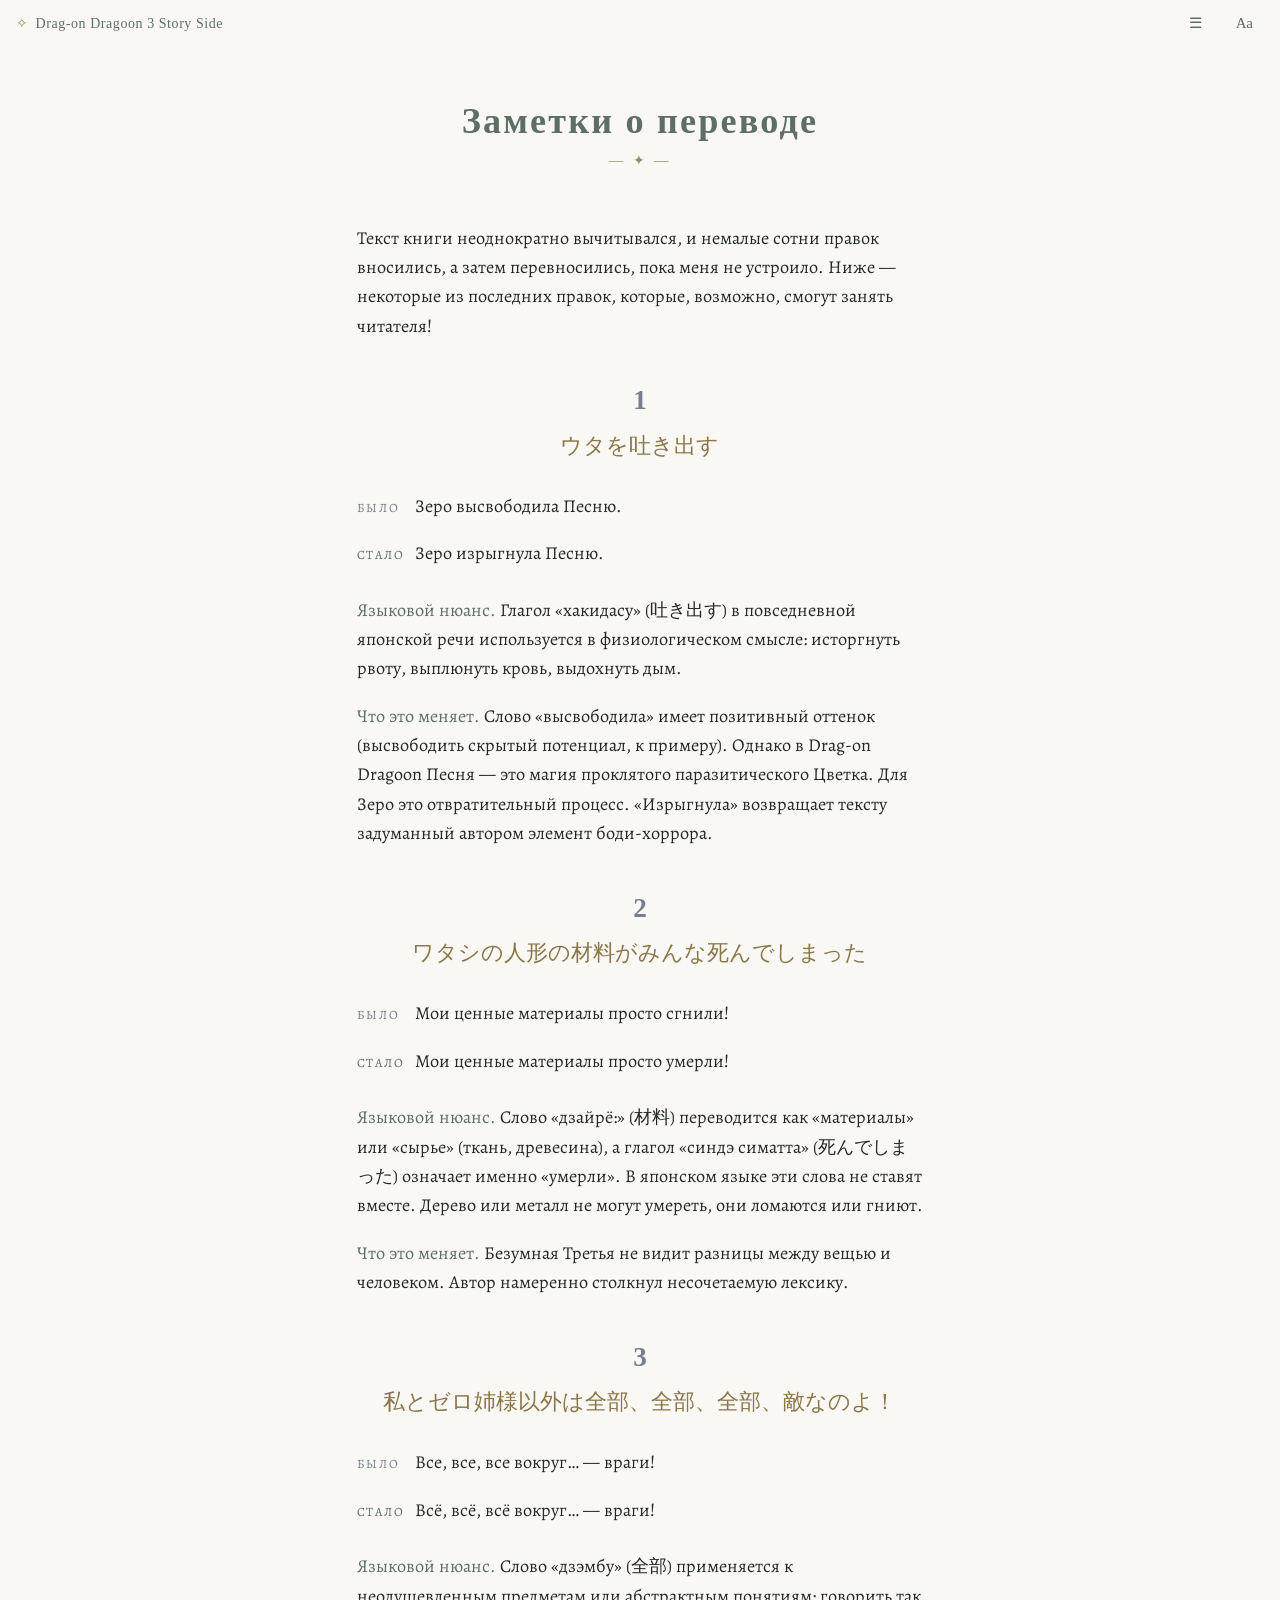
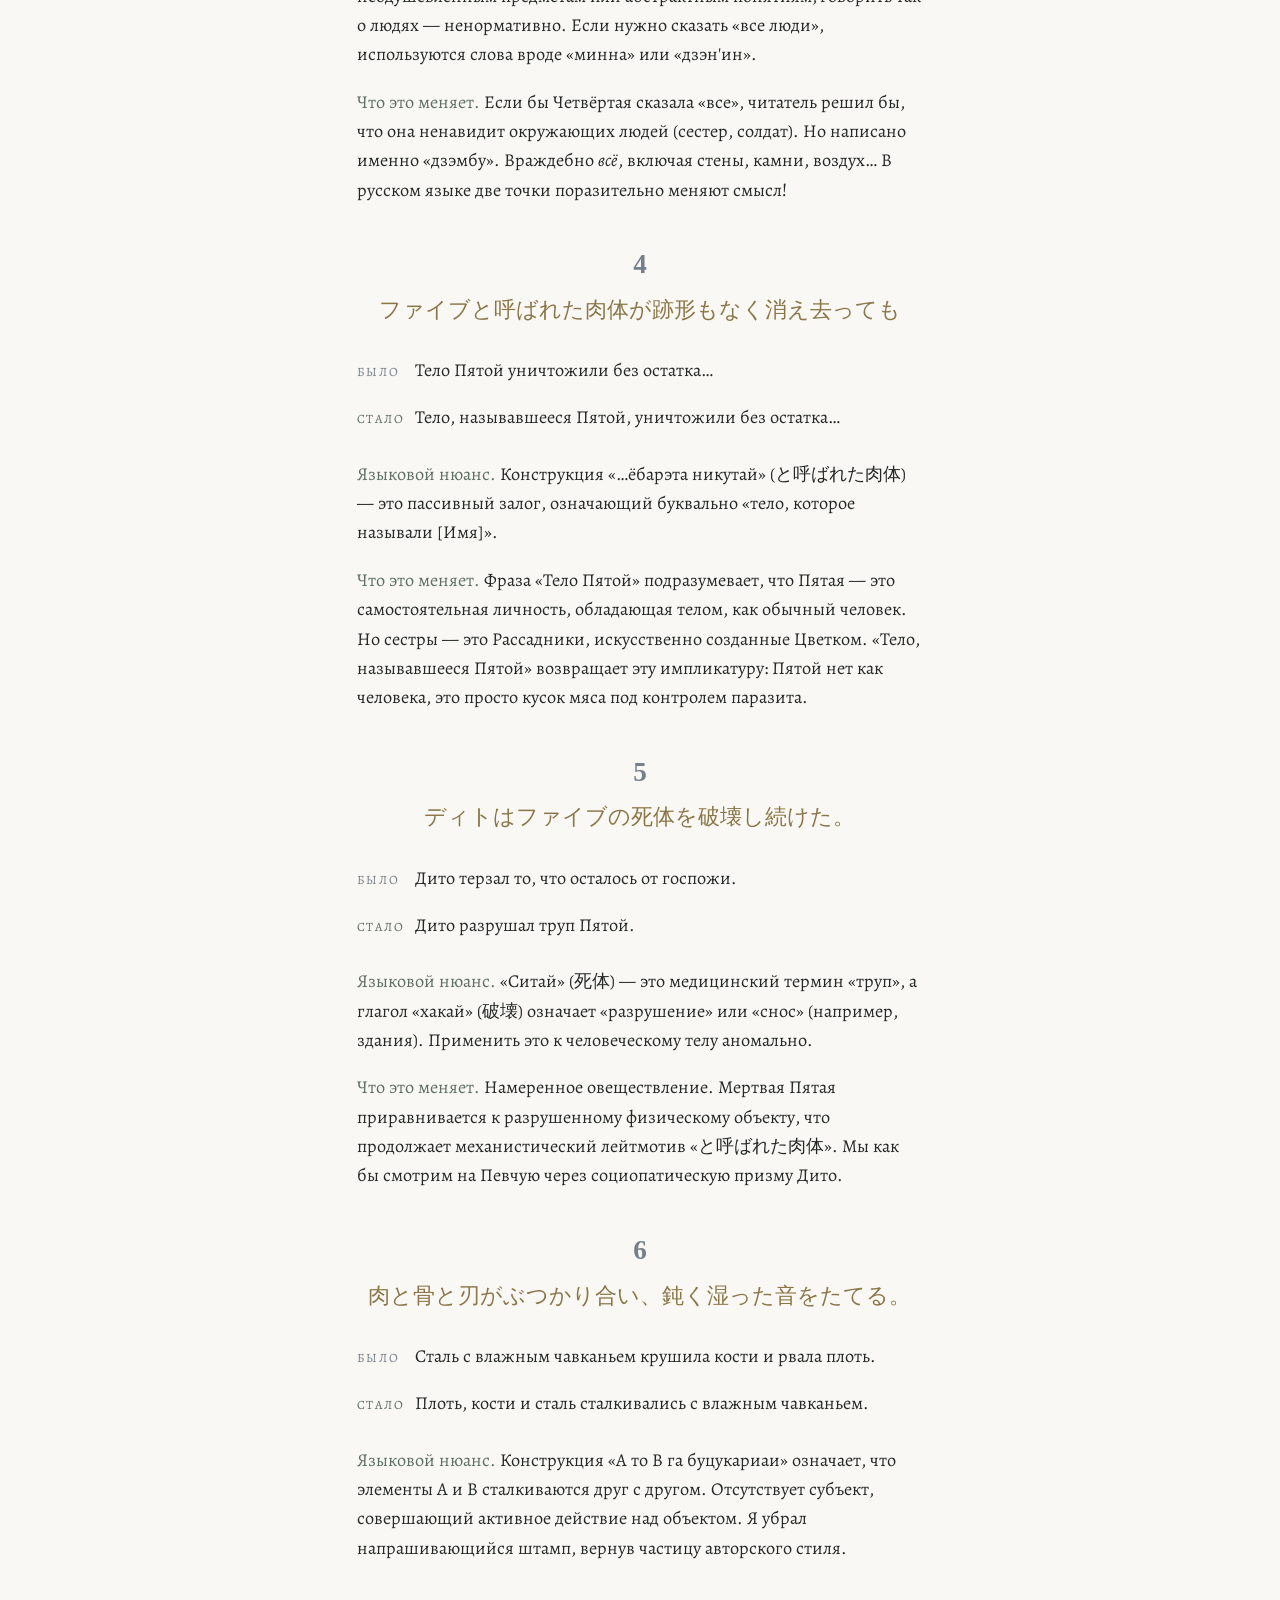
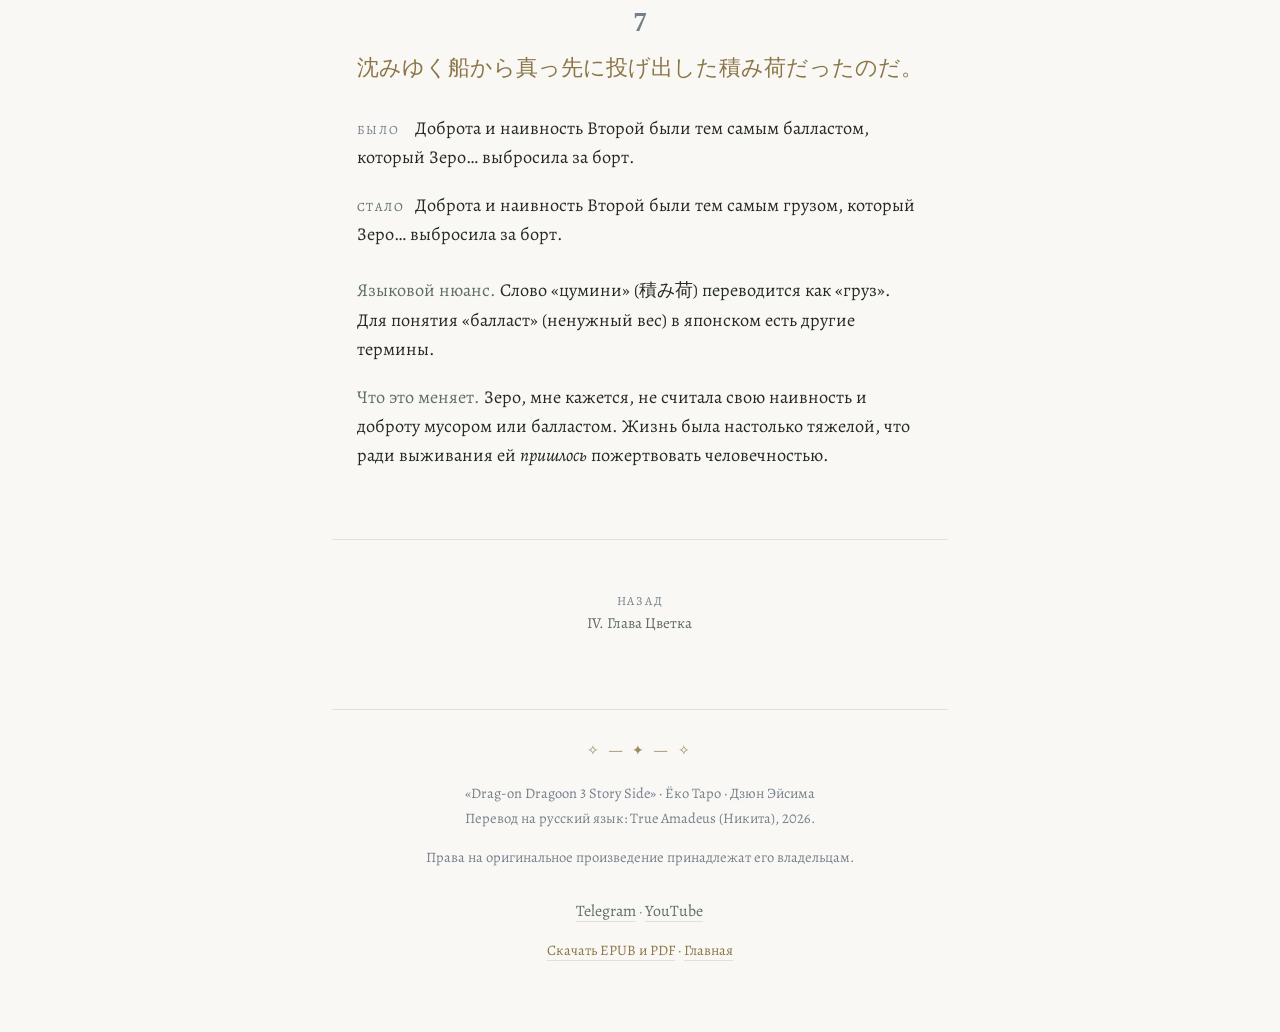
<file: zametki-o-perevode/index.html>
<!DOCTYPE html>
<html lang="ru" class="axis-center">
<head>
<meta charset="utf-8">
<meta name="viewport" content="width=device-width,initial-scale=1,viewport-fit=cover">
<title>Заметки о переводе — Drag-on Dragoon 3 Story Side · читать онлайн на русском</title>
<meta name="description" content="Разбор переводческих решений в «Drag-on Dragoon 3 Story Side»: японский оригинал, прежняя и нынешняя редакция, языковой нюанс и что он меняет в тексте.">
<link rel="canonical" href="https://trueamadeus.github.io/zametki-o-perevode/">
<meta name="robots" content="index,follow,max-snippet:-1,max-image-preview:large">
<meta name="yandex-verification" content="1f06be0ccea55900">
<meta name="google-site-verification" content="Lc171sB0d8TWc6wXRecWT9mlNaDjUhrg7dLiElUYtM0">
<meta property="og:type" content="article">
<meta property="og:site_name" content="trueamadeus">
<meta property="og:locale" content="ru_RU">
<meta property="og:title" content="Заметки о переводе — Drag-on Dragoon 3 Story Side · читать онлайн на русском">
<meta property="og:description" content="Разбор переводческих решений в «Drag-on Dragoon 3 Story Side»: японский оригинал, прежняя и нынешняя редакция, языковой нюанс и что он меняет в тексте.">
<meta property="og:url" content="https://trueamadeus.github.io/zametki-o-perevode/">
<meta property="og:image" content="https://trueamadeus.github.io/assets/og.jpg">
<meta property="og:image:width" content="1200">
<meta property="og:image:height" content="630">
<meta name="twitter:card" content="summary_large_image">
<meta name="theme-color" content="#faf8f4" media="(prefers-color-scheme: light)">
<meta name="theme-color" content="#15181a" media="(prefers-color-scheme: dark)">
<link rel="icon" href="../assets/favicon.svg" type="image/svg+xml">
<link rel="apple-touch-icon" href="../assets/icon-180.png">
<link rel="preload" as="font" type="font/woff2" crossorigin
      href="../assets/fonts/alegreya-cyrillic-normal.woff2">
<link rel="stylesheet" href="../assets/book.898f5f8b.css">
<link rel="stylesheet" href="../assets/site.9630bb89.css">
<script>(function(){try{var d=document.documentElement,s=localStorage,g=function(k){return s.getItem('ta:'+k)},v;
if((v=g('theme')))d.setAttribute('data-theme',v);
if((v=g('font')))d.setAttribute('data-font',v);
if((v=g('measure')))d.setAttribute('data-measure',v);
if((v=g('just'))==='1')d.setAttribute('data-just','1');
/* Кегль применяется ТОЛЬКО там, где читают. Ползунок живёт в читалке и
   принадлежит тексту книги; на главной и на 404 читать нечего, а раздутая
   обложка с гигантскими кнопками — побочный эффект, а не настройка. */
if(d.getAttribute('data-page')!=='bare'&&(v=g('size')))d.style.setProperty('--fs',v/100);}catch(e){}})();</script>
<script type="application/ld+json">{"@context":"https://schema.org","@type":"Article","headline":"Заметки о переводе","url":"https://trueamadeus.github.io/zametki-o-perevode/","inLanguage":"ru","description":"Разбор переводческих решений в «Drag-on Dragoon 3 Story Side»: японский оригинал, прежняя и нынешняя редакция, языковой нюанс и что он меняет в тексте.","wordCount":500,"author":{"@type":"Person","name":"True Amadeus","url":"https://trueamadeus.github.io/","sameAs":["https://t.me/TrueAmadeus","https://www.youtube.com/@TrueAmadeus"]},"about":{"@type":"Book","name":"Drag-on Dragoon 3 Story Side","url":"https://trueamadeus.github.io/"}}</script>
<script type="application/ld+json">{"@context":"https://schema.org","@type":"BreadcrumbList","itemListElement":[{"@type":"ListItem","position":1,"name":"Drag-on Dragoon 3 Story Side","item":"https://trueamadeus.github.io/"},{"@type":"ListItem","position":2,"name":"Заметки о переводе","item":"https://trueamadeus.github.io/zametki-o-perevode/"}]}</script>
</head>
<body data-slug="zametki-o-perevode" data-title="Заметки о переводе">
<a class="skip" href="#tekst">Перейти к тексту</a>
<div id="progress" role="presentation"></div>
<header id="bar">
  <a class="home" href="../"><span class="orn" aria-hidden="true">✧</span>Drag-on Dragoon 3 Story Side</a>
  <span class="spring"></span>
  <button type="button" class="tool" id="btn-toc" aria-expanded="false" aria-controls="toc" title="Содержание">&#9776;</button>
  <button type="button" class="tool" id="btn-prefs" aria-expanded="false" aria-controls="prefs" title="Вид и шрифт">Аа</button>
</header>
<nav id="toc" hidden aria-label="Содержание книги">
<ol>
<li><a class="home-link" href="../">Главная</a></li>
<li><a href="../karta-mira/">Карта мира</a></li>
<li><a href="../personazhi/">Персонажи</a></li>
<li><a href="../prolog/">Пролог</a></li>
<li><a href="../glava-sester/">I. Глава сестер</a></li>
<li><a href="../glava-drakona/">II. Глава дракона</a></li>
<li><a href="../glava-apostolov/">III. Глава Апостолов</a></li>
<li><a href="../glava-tsvetka/">IV. Глава Цветка</a></li>
<li><a href="../zametki-o-perevode/" aria-current="page">Заметки о переводе</a></li>
</ol>
<hr class="sep">
<a class="dl" href="../#skachat">Скачать PDF и EPUB</a>
</nav>
<div id="prefs" hidden role="group" aria-label="Настройки чтения">
  <div class="row"><span class="lab">Тема</span><div class="chips">
    <button type="button" class="chip" data-pref="theme" data-val="" aria-pressed="false">Авто</button>
    <button type="button" class="chip" data-pref="theme" data-val="light" aria-pressed="false">Свет</button>
    <button type="button" class="chip" data-pref="theme" data-val="sepia" aria-pressed="false">Сепия</button>
    <button type="button" class="chip" data-pref="theme" data-val="dark" aria-pressed="false">Тьма</button>
  </div></div>
  <div class="row"><span class="lab">Шрифт</span><div class="chips">
    <button type="button" class="chip" data-pref="font" data-val="" aria-pressed="false">Alegreya</button>
    <button type="button" class="chip" data-pref="font" data-val="serif" aria-pressed="false">Georgia</button>
    <button type="button" class="chip" data-pref="font" data-val="sans" aria-pressed="false">Без засечек</button>
  </div></div>
  <div class="row"><span class="lab">Размер</span><div class="stepper">
    <button type="button" class="chip" id="size-minus" aria-label="Мельче">A&#8722;</button>
    <output id="size-out">100%</output>
    <button type="button" class="chip" id="size-plus" aria-label="Крупнее">A+</button>
  </div></div>
  <div class="row"><span class="lab">Ширина</span><div class="chips">
    <button type="button" class="chip" data-pref="measure" data-val="narrow" aria-pressed="false">Уже</button>
    <button type="button" class="chip" data-pref="measure" data-val="normal" aria-pressed="false">Норма</button>
    <button type="button" class="chip" data-pref="measure" data-val="wide" aria-pressed="false">Шире</button>
  </div></div>
  <div class="row"><span class="lab">Выравнивание</span><div class="chips">
    <button type="button" class="chip" data-pref="just" data-val="0" aria-pressed="false">Влево</button>
    <button type="button" class="chip" data-pref="just" data-val="1" aria-pressed="false">По ширине</button>
  </div></div>
</div>
<main id="tekst">
<div class="book">
<h1 class="ps1"><strong><span>Заметки о переводе</span></strong></h1>
<p class="ps2">Текст книги неоднократно вычитывался, и немалые сотни правок вносились, а затем перевносились, пока меня не устроило. Ниже — некоторые из последних правок, которые, возможно, смогут занять читателя!</p>
<p id="pravka-1" class="heading-medium">1</p>
<p class="jp" lang="ja">ウタを吐き出す</p>
<p class="ps2 n-was"><span class="lab">Было</span>Зеро высвободила Песню.</p>
<p class="ps2 n-now"><span class="lab">Стало</span>Зеро изрыгнула Песню.</p>
<p class="ps2 n-note"><span class="lab">Языковой нюанс.</span> Глагол «хакидасу» (吐き出す) в повседневной японской речи используется в физиологическом смысле: исторгнуть рвоту, выплюнуть кровь, выдохнуть дым.</p>
<p class="ps2 n-note"><span class="lab">Что это меняет.</span> Слово «высвободила» имеет позитивный оттенок (высвободить скрытый потенциал, к примеру). Однако в Drag-on Dragoon Песня — это магия проклятого паразитического Цветка. Для Зеро это отвратительный процесс. «Изрыгнула» возвращает тексту задуманный автором элемент боди-хоррора.</p>
<p id="pravka-2" class="heading-medium">2</p>
<p class="jp" lang="ja">ワタシの人形の材料がみんな死んでしまった</p>
<p class="ps2 n-was"><span class="lab">Было</span>Мои ценные материалы просто сгнили!</p>
<p class="ps2 n-now"><span class="lab">Стало</span>Мои ценные материалы просто умерли!</p>
<p class="ps2 n-note"><span class="lab">Языковой нюанс.</span> Слово «дзайрё:» (材料) переводится как «материалы» или «сырье» (ткань, древесина), а глагол «синдэ симатта» (死んでしまった) означает именно «умерли». В японском языке эти слова не ставят вместе. Дерево или металл не могут умереть, они ломаются или гниют.</p>
<p class="ps2 n-note"><span class="lab">Что это меняет.</span> Безумная Третья не видит разницы между вещью и человеком. Автор намеренно столкнул несочетаемую лексику.</p>
<p id="pravka-3" class="heading-medium">3</p>
<p class="jp" lang="ja">私とゼロ姉様以外は全部、全部、全部、敵なのよ！</p>
<p class="ps2 n-was"><span class="lab">Было</span>Все, все, все вокруг… — враги!</p>
<p class="ps2 n-now"><span class="lab">Стало</span>Всё, всё, всё вокруг… — враги!</p>
<p class="ps2 n-note"><span class="lab">Языковой нюанс.</span> Слово «дзэмбу» (全部) применяется к неодушевленным предметам или абстрактным понятиям; говорить так о людях — ненормативно. Если нужно сказать «все люди», используются слова вроде «минна» или «дзэн'ин».</p>
<p class="ps2 n-note"><span class="lab">Что это меняет.</span> Если бы Четвёртая сказала «все», читатель решил бы, что она ненавидит окружающих людей (сестер, солдат). Но написано именно «дзэмбу». Враждебно <em><span>всё</span></em>, включая стены, камни, воздух… В русском языке две точки поразительно меняют смысл!</p>
<p id="pravka-4" class="heading-medium">4</p>
<p class="jp" lang="ja">ファイブと呼ばれた肉体が跡形もなく消え去っても</p>
<p class="ps2 n-was"><span class="lab">Было</span>Тело Пятой уничтожили без остатка…</p>
<p class="ps2 n-now"><span class="lab">Стало</span>Тело, называвшееся Пятой, уничтожили без остатка…</p>
<p class="ps2 n-note"><span class="lab">Языковой нюанс.</span> Конструкция «…ёбарэта никутай» (と呼ばれた肉体) — это пассивный залог, означающий буквально «тело, которое называли [Имя]».</p>
<p class="ps2 n-note"><span class="lab">Что это меняет.</span> Фраза «Тело Пятой» подразумевает, что Пятая — это самостоятельная личность, обладающая телом, как обычный человек. Но сестры — это Рассадники, искусственно созданные Цветком. «Тело, называвшееся Пятой» возвращает эту импликатуру: Пятой нет как человека, это просто кусок мяса под контролем паразита.</p>
<p id="pravka-5" class="heading-medium">5</p>
<p class="jp" lang="ja">ディトはファイブの死体を破壊し続けた。</p>
<p class="ps2 n-was"><span class="lab">Было</span>Дито терзал то, что осталось от госпожи.</p>
<p class="ps2 n-now"><span class="lab">Стало</span>Дито разрушал труп Пятой.</p>
<p class="ps2 n-note"><span class="lab">Языковой нюанс.</span> «Ситай» (死体) — это медицинский термин «труп», а глагол «хакай» (破壊) означает «разрушение» или «снос» (например, здания). Применить это к человеческому телу аномально.</p>
<p class="ps2 n-note"><span class="lab">Что это меняет.</span> Намеренное овеществление. Мертвая Пятая приравнивается к разрушенному физическому объекту, что продолжает механистический лейтмотив «と呼ばれた肉体». Мы как бы смотрим на Певчую через социопатическую призму Дито.</p>
<p id="pravka-6" class="heading-medium">6</p>
<p class="jp" lang="ja">肉と骨と刃がぶつかり合い、鈍く湿った音をたてる。</p>
<p class="ps2 n-was"><span class="lab">Было</span>Сталь с влажным чавканьем крушила кости и рвала плоть.</p>
<p class="ps2 n-now"><span class="lab">Стало</span>Плоть, кости и сталь сталкивались с влажным чавканьем.</p>
<p class="ps2 n-note"><span class="lab">Языковой нюанс.</span> Конструкция «A то B га буцукариаи» означает, что элементы A и B сталкиваются друг с другом. Отсутствует субъект, совершающий активное действие над объектом. Я убрал напрашивающийся штамп, вернув частицу авторского стиля.</p>
<p id="pravka-7" class="heading-medium">7</p>
<p class="jp" lang="ja">沈みゆく船から真っ先に投げ出した積み荷だったのだ。</p>
<p class="ps2 n-was"><span class="lab">Было</span>Доброта и наивность Второй были тем самым балластом, который Зеро… выбросила за борт.</p>
<p class="ps2 n-now"><span class="lab">Стало</span>Доброта и наивность Второй были тем самым грузом, который Зеро… выбросила за борт.</p>
<p class="ps2 n-note"><span class="lab">Языковой нюанс.</span> Слово «цумини» (積み荷) переводится как «груз». Для понятия «балласт» (ненужный вес) в японском есть другие термины.</p>
<p class="ps2 n-note"><span class="lab">Что это меняет.</span> Зеро, мне кажется, не считала свою наивность и доброту мусором или балластом. Жизнь была настолько тяжелой, что ради выживания ей <em><span>пришлось</span></em> пожертвовать человечностью.</p>
</div>
</main>
<nav class="pager" aria-label="Переход между главами"><a class="prev" href="../glava-tsvetka/" rel="prev"><span class="dir">Назад</span>IV. Глава Цветка</a></nav>
<footer class="site">
<span class="orn" aria-hidden="true">✧ — ✦ — ✧</span>
<p>«Drag-on Dragoon 3 Story Side» · Ёко Таро · Дзюн Эйсима<br>
Перевод на русский язык: True Amadeus (Никита), 2026.</p>
<p>Права на оригинальное произведение принадлежат его владельцам.</p>
<p class="channels"><a href="https://t.me/TrueAmadeus" rel="me noopener" target="_blank">Telegram</a> <span class="dot" aria-hidden="true">·</span> <a href="https://www.youtube.com/@TrueAmadeus" rel="me noopener" target="_blank">YouTube</a></p>
<p><a href="../#skachat">Скачать EPUB и PDF</a> <span class="dot" aria-hidden="true">·</span> <a href="../">Главная</a></p>
</footer>
<script src="../assets/reader.172973f0.js" defer></script>
<script>
(function(){try{
  if(navigator.doNotTrack==='1'||window.doNotTrack==='1')return;
  var s=document.createElement('script');
  s.async=true; s.src='//gc.zgo.at/count.js';
  s.setAttribute('data-goatcounter',
    'https://trueamadeus.goatcounter.com/count');
  document.head.appendChild(s);
}catch(e){}})();
</script>
</body>
</html>
</file>
<file: assets/book.898f5f8b.css>
/* Alegreya (SIL OFL 1.1) — кириллица и латиница.
   Файлы лежат рядом: браузер читателя никуда не ходит. */
/* cyrillic-ext */
@font-face {
  font-family: 'Alegreya';
  font-style: italic;
  font-weight: 400 700;
  font-display: swap;
  src: url(fonts/alegreya-cyrillic-ext-italic.woff2) format('woff2');
  unicode-range: U+0460-052F, U+1C80-1C8A, U+20B4, U+2DE0-2DFF, U+A640-A69F, U+FE2E-FE2F;
}

/* cyrillic */
@font-face {
  font-family: 'Alegreya';
  font-style: italic;
  font-weight: 400 700;
  font-display: swap;
  src: url(fonts/alegreya-cyrillic-italic.woff2) format('woff2');
  unicode-range: U+0301, U+0400-045F, U+0490-0491, U+04B0-04B1, U+2116;
}

/* latin-ext */
@font-face {
  font-family: 'Alegreya';
  font-style: italic;
  font-weight: 400 700;
  font-display: swap;
  src: url(fonts/alegreya-latin-ext-italic.woff2) format('woff2');
  unicode-range: U+0100-02BA, U+02BD-02C5, U+02C7-02CC, U+02CE-02D7, U+02DD-02FF, U+0304, U+0308, U+0329, U+1D00-1DBF, U+1E00-1E9F, U+1EF2-1EFF, U+2020, U+20A0-20AB, U+20AD-20C0, U+2113, U+2C60-2C7F, U+A720-A7FF;
}

/* latin */
@font-face {
  font-family: 'Alegreya';
  font-style: italic;
  font-weight: 400 700;
  font-display: swap;
  src: url(fonts/alegreya-latin-italic.woff2) format('woff2');
  unicode-range: U+0000-00FF, U+0131, U+0152-0153, U+02BB-02BC, U+02C6, U+02DA, U+02DC, U+0304, U+0308, U+0329, U+2000-206F, U+20AC, U+2122, U+2191, U+2193, U+2212, U+2215, U+FEFF, U+FFFD;
}

/* cyrillic-ext */
@font-face {
  font-family: 'Alegreya';
  font-style: normal;
  font-weight: 400 700;
  font-display: swap;
  src: url(fonts/alegreya-cyrillic-ext-normal.woff2) format('woff2');
  unicode-range: U+0460-052F, U+1C80-1C8A, U+20B4, U+2DE0-2DFF, U+A640-A69F, U+FE2E-FE2F;
}

/* cyrillic */
@font-face {
  font-family: 'Alegreya';
  font-style: normal;
  font-weight: 400 700;
  font-display: swap;
  src: url(fonts/alegreya-cyrillic-normal.woff2) format('woff2');
  unicode-range: U+0301, U+0400-045F, U+0490-0491, U+04B0-04B1, U+2116;
}

/* latin-ext */
@font-face {
  font-family: 'Alegreya';
  font-style: normal;
  font-weight: 400 700;
  font-display: swap;
  src: url(fonts/alegreya-latin-ext-normal.woff2) format('woff2');
  unicode-range: U+0100-02BA, U+02BD-02C5, U+02C7-02CC, U+02CE-02D7, U+02DD-02FF, U+0304, U+0308, U+0329, U+1D00-1DBF, U+1E00-1E9F, U+1EF2-1EFF, U+2020, U+20A0-20AB, U+20AD-20C0, U+2113, U+2C60-2C7F, U+A720-A7FF;
}

/* latin */
@font-face {
  font-family: 'Alegreya';
  font-style: normal;
  font-weight: 400 700;
  font-display: swap;
  src: url(fonts/alegreya-latin-normal.woff2) format('woff2');
  unicode-range: U+0000-00FF, U+0131, U+0152-0153, U+02BB-02BC, U+02C6, U+02DA, U+02DC, U+0304, U+0308, U+0329, U+2000-206F, U+20AC, U+2122, U+2191, U+2193, U+2212, U+2215, U+FEFF, U+FFFD;
}


/* Section Layout Text Styles */
.part-title { margin: 0rem 0rem 0rem 0rem; text-indent: 0rem; line-height: 1em; font-size: 1.00rem; font-weight: normal; } 
/* Direct formatting styles */
.ps1 {margin-bottom: 3.00rem; margin-left: 0rem; margin-top: 3.00rem; text-align: center; text-indent: 0rem}
.ps2 {line-height: 1.4em; margin-bottom: 1.00rem; margin-left: 0rem; text-indent: 0rem}
.ps3 {line-height: 1.4em; margin-bottom: 1.00rem; margin-left: 0rem; text-align: center; text-indent: 0rem}

/* PINE-SMOKE THEME v5 BEGIN */
/* ==========================================================================
   ТЕМА «ХВОЯ · ДЫМ · ЛАТУНЬ» v5 — светлый и тёмный режим.
   Палитра живёт в tokens.json; сборщик подставляет цвета вместо переменных,
   в книге переменных не остаётся (совместимость со старыми движками).

   Хвоя #5d6f62 — h1, большие заголовки, титулы, даты, досье.
   Дым #75808c — h2, средние заголовки, служебные голоса.
   Латунь #8a7648 — h3, малые заголовки, голос персонажа, подписи.
   Орнаменты #9d8a5f — звёзды, уголки досье.

   ПОРЯДОК КАСКАДА: сборщик ставит приписку Scrivener (ps-стили) ПЕРЕД
   темой, поэтому тема побеждает естественным весом — !important остался
   только у утилит (.center/.left), механики склейки и защит от разрывов.

   ОРНАМЕНТЫ объявлены дважды: «content: "✧"» и «content: "✧" / ""».
   Новые движки берут второй вариант и НЕ читают звёзды вслух (VoiceOver),
   старые используют первый. Деградация безопасна.

   МЕТКИ СБОРЩИКА (bookforge проставляет классы, CSS не гадает по соседям):
   .opening-line — первый абзац раздела (капитель первой строки, одна на раздел);
   .char-quote-close-first — первая закрывающая реплика (черта + орбита);
   .doc-start — первый элемент файла (нейтрализация двойного разрыва);
   .long-block — блоку выше страницы разрешён мягкий разрыв;
   .keep-together / .pb-before — склейка (только каскадные avoid, монолитов нет);
   .scatter-v1…v6 — дрейф строк «распада» (вместо nth-of-type);
   .latin-display — чисто латинская титульная надпись (латинский стек шрифтов);
   a.fn-ref — якорь сноски.
   ========================================================================== */

/* --------------------------------------------------------------- БАЗА --- */
body {
  -webkit-hyphens: auto;   /* iBooks, Kindle KF8, старые WebKit */
  -epub-hyphens: auto;     /* часть EPUB-ридеров понимает только это */
  -moz-hyphens: auto;
  hyphens: auto;
  /* Порог 6 знаков — для ТЕЛА (движковые переносы): выключке узкой колонки
     нужны богатые точки разрыва. У заголовков порог НАРОЧНО строже (7,
     pyphen в сборщике, настройка min_len): дисплейный набор дробится реже. */
  hyphenate-limit-chars: 6 3 3;
  -webkit-hyphenate-limit-before: 3;   /* Safari/Apple Books не знает шорткат выше */
  -webkit-hyphenate-limit-after: 3;
  hyphenate-limit-lines: 2;            /* не больше двух дефисов подряд: «лесенка» */
  -webkit-hyphenate-limit-lines: 2;    /* из 3+ переносов на узком экране некрасива */
  font-variant-numeric: lining-nums;   /* ровные цифры вместо «прыгающих» */
  -webkit-font-feature-settings: "lnum" 1;
  font-feature-settings: "lnum" 1;
  orphans: 2;              /* мин. 2 строки внизу/вверху страницы — наследуется */
  widows: 2;               /* Apple Books чтит orphans/widows в постраничном режиме */
}
/* ВЫКЛЮЧКА ОСНОВНОГО ТЕКСТА НЕ ЗАДАЁТСЯ — НАМЕРЕННО. Это не пропуск, не
   «чините».
   Молчание отдаёт выбор читателю и его движку: text-align: justify забрал бы
   его у всех (включая движки со слабым переносом, где русская колонка в
   пять-семь слов идёт реками), а text-align: left — у тех, кто выключку
   предлагает или ставит по умолчанию. Медиазапрос тут не помощник: он видит
   ширину экрана, но не кегль читателя, а меру в знаках определяет именно кегль.
   Там, где движок выключит текст сам, он выключит его С ПЕРЕНОСАМИ: hyphens
   объявлен выше в четырёх диалектах, порог настроен, а язык сборщик
   гарантирует в html и в OPF. Это всё, что можно дать, не отнимая выбора.
   В PDF (отдельная программа) выключка стоит — там формат заморожен, мера
   известна и полосы вычитываются. */
p {
  overflow-wrap: break-word;
  word-wrap: break-word;
  orphans: 2;
  widows: 2;
}

/* ЗАГОЛОВКИ И ТИТУЛЫ: перенос ЦЕЛЫМИ СЛОВАМИ предпочтителен (text-wrap:
   balance ниже уводит новые движки от косметических переносов), но слово,
   не помещающееся в строку целиком, ломается по СЛОВАРНОЙ точке сборщика
   (U+00AD — на изломе печатается настоящий дефис), а не рвётся посреди
   слова без дефиса. Кириллица — словарь ru_RU, латиница — en_US.
   Режим manual — движок использует только точки сборщика и ручной &shy;
   автора, своих не изобретает. */
h1, h2, h3, h4, h5, h6, .subtitle, .date-heading, .keyword-head,
.book-title, .book-subtitle, .book-author, .epigraph-final,
.heading-large, .heading-large-pb, .heading-large-left, .heading-large-left-pb,
.heading-large-center, .heading-large-center-pb,
.heading-medium, .heading-medium-pb, .heading-medium-left, .heading-medium-left-pb,
.heading-medium-center, .heading-medium-center-pb,
.heading-small, .heading-small-pb, .heading-small-left, .heading-small-left-pb,
.heading-small-center, .heading-small-center-pb {
  -webkit-hyphens: manual;
  -epub-hyphens: manual;
  -moz-hyphens: manual;
  hyphens: manual;
  overflow-wrap: break-word;
  word-wrap: break-word;
}

/* -------------------------------------------------------- ГАРНИТУРЫ ----- */
/* Шрифты НЕ встраиваются: стек лишь НАЗЫВАЕТ предпочтительные системные
   гарнитуры. Ридер берёт первую установленную; выбор читателя всегда старше;
   Apple Books чтит стек только при флаге ibooks:specified-fonts (его ставит
   сборщик в OPF и display-options.xml). Дисплейный голос — Palatino:
   парадный каллиграфический серифф Цапфа С ПОЛНОЙ КИРИЛЛИЦЕЙ. Didot/Bodoni
   кириллицы не имеют — латинская гарнитура впереди общего стека дала бы
   «вырезки из газет»: цифры и «ёлочки» одним шрифтом, буквы другим.
   Palatino Linotype — то же семейство на Windows; New York — современный
   серифф Apple (кириллица есть); Georgia — якорь, есть везде вплоть до Kobo.
   ТЕЛО книги стека не получает: базовый шрифт — территория читателя. */
h1, h2, h3, h4, h5, h6, .subtitle, .scene-num, .date-heading, .keyword-head,
.notes-title, .book-title, .book-subtitle, .book-author, .epigraph-final,
.heading-large, .heading-large-pb, .heading-large-left, .heading-large-left-pb,
.heading-large-center, .heading-large-center-pb,
.heading-medium, .heading-medium-pb, .heading-medium-left, .heading-medium-left-pb,
.heading-medium-center, .heading-medium-center-pb,
.heading-small, .heading-small-pb, .heading-small-left, .heading-small-left-pb,
.heading-small-center, .heading-small-center-pb {
  font-family: "Palatino", "Palatino Linotype", "New York", Georgia, serif;
}
/* ЧИСТО латинские титульные надписи (метку latin-display ставит сборщик,
   проверив текст: кириллица сюда не попадает по построению) — большой дидон:
   самая парадная гарнитура, которую Apple возит с собой. Hoefler Text —
   орнаментальный запасной; дальше общий кириллический стек. */
.latin-display {
  font-family: "Didot", "Bodoni 72", "Hoefler Text",
               "Palatino", "Palatino Linotype", "New York", Georgia, serif;
}

/* ---------------------------------------- АВТОЗАГОЛОВКИ ИЗ БИНДЕРА ------ */
/* Разрывы страниц дают макеты Scrivener; выравнивание — блок «ОСЬ МАКЕТА»
   в конце файла (класс axis-* на <html>). */
h1 {
  font-size: 2rem;
  font-size: min(2rem, 11vw);  /* ПОТОЛОК КЕГЛЯ для движков с честным
                                  viewport (Readium/Thorium, web-ридеры):
                                  rem растёт с настройкой читателя, vw привязан
                                  к экрану — слово титула помещается в строку.
                                  Apple Books потолок обходит (его слайдер
                                  множит уже вычисленный размер) — там
                                  переполнившееся слово ломается по словарной
                                  точке сборщика с настоящим дефисом (см.
                                  комментарий о переносах выше). Движки без
                                  min() остаются на rem выше. */
  font-weight: bold;
  line-height: 1.2;
  letter-spacing: 0.06em;
  color: #5d6f62;
  margin: 3rem 0 0.5rem 0;
  text-indent: 0;
  -webkit-column-break-after: avoid;
  page-break-after: avoid;   /* единый режим со всеми заголовками: раньше */
  break-after: avoid;        /* avoid был только у h3 и ручных heading-* */
}
h1::after {
  content: "— ✦ —";
  content: "— ✦ —" / "";
  display: block;
  margin-top: 0.45rem;
  font-size: 0.8rem;
  font-weight: normal;
  letter-spacing: 0.2em;
  color: #9d8a5f;
}
h2 {
  font-size: 1.5rem;
  font-size: min(1.5rem, 9.5vw);   /* потолок к экрану (см. h1) */
  font-weight: bold;
  line-height: 1.2;
  color: #75808c;
  margin: 2.4rem 0 0.6rem 0;
  text-indent: 0;
  -webkit-column-break-after: avoid;
  page-break-after: avoid;
  break-after: avoid;
}
h3 {
  font-size: 1.17rem;
  font-weight: bold;
  line-height: 1.2;
  color: #8a7648;
  margin: 2rem 0 0.5rem 0;
  text-indent: 0;
  -webkit-column-break-after: avoid;
  page-break-after: avoid;
  break-after: avoid;
}
h1 + p:not(.keyword), h2 + p:not(.keyword),
h3 + p:not(.keyword), h4 + p:not(.keyword) {
  -webkit-column-break-before: avoid;
  page-break-before: avoid;
  break-before: avoid;
}

/* Подзаголовок титула: длинное название режется по смысловому шву —
   короткая часть в h1, хвост в p.subtitle; звезда h1 станет разделителем. */
.subtitle {
  font-size: 1.15rem;
  line-height: 1.35;
  text-indent: 0;
  letter-spacing: 0.04em;
  color: #75808c;
  margin: 0.6rem 0 1.8rem 0;
  -webkit-hyphens: none;
  -epub-hyphens: none;
  hyphens: none;
  -webkit-column-break-before: avoid;
  page-break-before: avoid;
  break-before: avoid;
}
h1, h2, h3,
.heading-large, .heading-large-pb, .heading-large-left, .heading-large-left-pb,
.heading-large-center, .heading-large-center-pb,
.heading-medium, .heading-medium-pb, .heading-medium-left, .heading-medium-left-pb,
.heading-medium-center, .heading-medium-center-pb,
.heading-small, .heading-small-pb, .heading-small-left, .heading-small-left-pb,
.heading-small-center, .heading-small-center-pb,
.part-title > h1:first-child, .part-title > h2:first-child, .subtitle {
  text-wrap: balance;   /* новые движки; остальные игнорируют */
}

/* --------------------------------- РУЧНЫЕ ЗАГОЛОВКИ (p, не в оглавлении) - */
/* Семейство: без суффикса — в потоке, -pb — с новой страницы. Выравнивание —
   в блоке «ОСЬ МАКЕТА»: -left/-center = явная сторона, без суффикса — по оси
   книги. Иерархия: большой хвоя, средний дым, малый латунь. */
.heading-large, .heading-large-pb, .heading-large-left, .heading-large-left-pb,
.heading-large-center, .heading-large-center-pb {
  font-size: 2rem;
  font-size: min(2rem, 11vw);      /* потолок к экрану (см. h1) */
  font-weight: bold;
  line-height: 1.2;
  letter-spacing: 0.06em;
  color: #5d6f62;
  margin: 3rem 0 0.5rem 0;
  text-indent: 0;
}
.heading-medium, .heading-medium-pb, .heading-medium-left, .heading-medium-left-pb,
.heading-medium-center, .heading-medium-center-pb {
  font-size: 1.5rem;
  font-size: min(1.5rem, 9.5vw);   /* потолок к экрану (см. h1) */
  font-weight: bold;
  line-height: 1.2;
  color: #75808c;
  margin: 2.4rem 0 0.6rem 0;
  text-indent: 0;
}
.heading-small, .heading-small-pb, .heading-small-left, .heading-small-left-pb,
.heading-small-center, .heading-small-center-pb {
  font-size: 1.17rem;
  font-weight: bold;
  line-height: 1.2;
  color: #8a7648;
  margin: 2rem 0 0.5rem 0;
  text-indent: 0;
}
.heading-large-pb, .heading-large-left-pb, .heading-large-center-pb,
.heading-medium-pb, .heading-medium-left-pb, .heading-medium-center-pb,
.heading-small-pb, .heading-small-left-pb, .heading-small-center-pb {
  -webkit-column-break-before: always;
  page-break-before: always;
  break-before: page;
}
.heading-large, .heading-large-pb, .heading-large-left, .heading-large-left-pb,
.heading-large-center, .heading-large-center-pb,
.heading-medium, .heading-medium-pb, .heading-medium-left, .heading-medium-left-pb,
.heading-medium-center, .heading-medium-center-pb,
.heading-small, .heading-small-pb, .heading-small-left, .heading-small-left-pb,
.heading-small-center, .heading-small-center-pb {
  -webkit-column-break-after: avoid;
  page-break-after: avoid;   /* мягкая приклейка; жёсткую даёт склейка сборщика */
  break-after: avoid;
}
.heading-large::after, .heading-large-pb::after,
.heading-large-left::after, .heading-large-left-pb::after,
.heading-large-center::after, .heading-large-center-pb::after {
  content: "— ✦ —";
  content: "— ✦ —" / "";
  display: block;
  margin-top: 0.45rem;
  font-size: 0.8rem;
  font-weight: normal;
  letter-spacing: 0.2em;
  color: #9d8a5f;
}
/* Плотная пара «титул + подзаголовок» */
h1 + h2, h1 + .heading-medium, h1 + .heading-medium-left,
.heading-large + .heading-medium, .heading-large-pb + .heading-medium,
.heading-large-left + .heading-medium-left, .heading-large-left-pb + .heading-medium-left {
  margin-top: 0.4rem;
}

/* Обычный текст с новой страницы. text-align НЕ задаётся: раньше жёсткий
   left выпадал из системы оси (axis-*), которой подчиняются все заголовки, —
   выравнивание наследуется от книги. */
.text-new-page {
  -webkit-column-break-before: always;
  page-break-before: always;
  break-before: page;
  font-size: 1rem;
  line-height: 1.4;
  text-indent: 0;
  margin: 0 0 1rem 0;
}

/* ------------------------------------------------------- ШМУЦТИТУЛ ------ */
/* Scrivener оборачивает в div.part-title всю секцию: контейнер даёт только
   разрыв, титульный лист рисует первый заголовок внутри. */
.part-title {
  -webkit-column-break-before: always;
  page-break-before: always;
  break-before: page;
}
.part-title > h1:first-child,
.part-title > h2:first-child {
  display: block;            /* не flex: он мешает переносу длинных слов */
  padding-top: 8%;           /* страховка для движков без vh (доля ширины) */
  padding-top: 8vh;          /* умеренный отступ; БЕЗ min-height: 66vh — она при
                                крупном кегле раздувала титул выше страницы и
                                порождала пустой лист. «Титул один на странице»
                                обеспечивает разрыв у следующего элемента (ниже). */
  text-align: center;
  font-size: 2.4rem;
  font-size: min(2.4rem, 12vw);    /* потолок к экрану (см. h1): «Гештальт»
                                      на шмуцтитуле не рвётся по буквам */
  letter-spacing: 0.08em;
  color: #5d6f62;
  margin: 0;
}
.part-title > h1:first-child::before,
.part-title > h2:first-child::before {
  content: "✧";
  content: "✧" / "";
  display: block;
  margin-bottom: 0.9rem;
  font-size: 0.95rem;
  font-weight: normal;
  letter-spacing: 0;
  color: #9d8a5f;
}
.part-title > h1:first-child::after,
.part-title > h2:first-child::after {
  content: "✧ — ✦ — ✧";
  content: "✧ — ✦ — ✧" / "";
  display: block;
  margin-top: 1.2rem;
  font-size: 1.05rem;
  font-weight: normal;
  letter-spacing: 0.25em;
  color: #9d8a5f;
}
.part-title > h1:first-child + *,
.part-title > h2:first-child + * {
  -webkit-column-break-before: always;
  page-break-before: always;
  break-before: page;
}

/* -------------------------------------------------- ТИТУЛЬНЫЙ ЛИСТ ------ */
.book-title {
  -webkit-column-break-before: always;
  page-break-before: always;
  break-before: page;
  padding-top: 8%;
  padding-top: 8vh;          /* умеренно: страница титула не должна раздуться выше листа */
  font-size: 2.8rem;
  font-size: min(2.8rem, 13vw);    /* потолок к экрану (см. h1): «Grimoire»
                                      не рвётся посреди слова */
  font-weight: bold;
  line-height: 1.15;
  text-align: center;
  letter-spacing: 0.08em;
  color: #5d6f62;
  text-indent: 0;
  margin: 0;
}
.book-title::before {
  content: "✧";
  content: "✧" / "";
  display: block;
  margin-bottom: 1.1rem;
  font-size: 1rem;
  font-weight: normal;
  letter-spacing: 0;
  color: #9d8a5f;
}
.book-subtitle {
  font-size: 1.25rem;
  font-weight: normal;
  text-align: center;
  letter-spacing: 0.12em;
  color: #75808c;
  text-indent: 0;
  margin: 1rem 0 0 0;
}
.book-author {
  font-size: 1.1rem;
  font-variant: small-caps;
  text-align: center;
  letter-spacing: 0.15em;
  color: #8a7648;
  text-indent: 0;
  margin: 2.2rem 0 0 0;
}
.book-author::after {
  content: "✧ — ✦ — ✧";
  content: "✧ — ✦ — ✧" / "";
  display: block;
  margin-top: 2rem;
  font-size: 1rem;
  font-variant: normal;
  letter-spacing: 0.25em;
  color: #9d8a5f;
}
.imprint {
  font-size: 0.85rem;
  text-align: center;
  color: #75808c;
  line-height: 1.5;
  text-indent: 0;
  margin: 3rem 0 0 0;
}

/* --------------------------------------------- ЗАВЕРШАЮЩИЙ ЭПИГРАФ ------ */
.epigraph-final {
  -webkit-hyphens: none;     /* финальный эпиграф — тот же дисплейный голос */
  -epub-hyphens: none;
  -moz-hyphens: none;
  hyphens: none;
  text-wrap: balance;
  -webkit-column-break-before: always;
  page-break-before: always;
  break-before: page;
  padding-top: 8%;
  padding-top: 10vh;         /* без min-height: 62vh — при крупном кегле давала пустой лист */
  font-style: italic;
  font-size: 1.25rem;
  line-height: 1.7;
  text-align: center;
  text-indent: 0;
  margin: 0 8%;
  color: #8a7648;
}
.epigraph-final::before {
  content: "✧";
  content: "✧" / "";
  display: block;
  margin-bottom: 1.4rem;
  font-size: 1rem;
  font-style: normal;
  letter-spacing: 0;
  color: #9d8a5f;
}
.epigraph-final::after {
  content: "✧ — ✦ — ✧";
  content: "✧ — ✦ — ✧" / "";
  display: block;
  margin-top: 1.6rem;
  font-size: 1rem;
  font-style: normal;
  letter-spacing: 0.25em;
  color: #9d8a5f;
}
.epigraph-final + .epigraph-final {
  -webkit-column-break-before: avoid;
  page-break-before: avoid;
  break-before: avoid;
  padding-top: 0;
  min-height: 0;
}
.epigraph-final + .epigraph-final::before,
.epigraph-final + .epigraph-final::after {
  content: none;
}

/* --------------------------------------------------------- ЭПИГРАФ ------ */
/* Зазор «эпиграф → источник» (0.4rem) задан НИЖНИМ полем эпиграфа, а не
   отрицательным верхним у источника: минус-отступ на границе страницы/колонки
   обрезал первую строку источника (движки, игнорирующие break-before: avoid,
   рвут пару — источник начинал лист с полем выше рабочего поля). Выходной
   зазор блока (1.6rem) несёт источник. */
.epigraph {
  font-style: italic;
  text-align: left;
  margin: 0.4rem 12% 0.4rem 0;
  text-indent: 0;
  line-height: 1.5;
  color: #75808c;            /* дым — авторский голос */
  -webkit-hyphens: none;     /* ДИСПЛЕЙНЫЙ ГОЛОС НЕ ПЕРЕНОСИТСЯ: эпиграф и */
  -epub-hyphens: none;       /* реплика — витрина, а не текст в колонку. Тот же */
  -moz-hyphens: none;        /* довод, что у стихов и заголовков; здесь он был */
  hyphens: none;             /* упущен, и «един-ственное» рвалось на телефоне */
  text-wrap: balance;        /* ровный блок вместо «ёлочки» (новые движки) */
}
.epigraph-source {
  font-style: normal;
  font-size: 0.9rem;         /* единая градация мелкого текста (0.9), не 0.92 */
  text-align: left;
  letter-spacing: 0.08em;
  color: #75808c;
  text-indent: 0;
  margin: 0 12% 1.6rem 0;
  -webkit-hyphens: none;
  -epub-hyphens: none;
  -moz-hyphens: none;
  hyphens: none;
}

/* ------------------------------------------------- ГОЛОС ПЕРСОНАЖА ------ */
/* Кегли НАМЕРЕННО асимметричны: открывающая реплика (1.15rem) — витринная,
   эпиграфоподобный вход с чертой и звездой; закрывающая (1.1rem) — подпись,
   на полтона тише. Это иерархия, а не рассинхрон. */
.char-quote-open, .char-quote-close {
  font-style: italic;
  text-align: left;
  margin-left: 0;
  margin-right: 12%;
  text-indent: 0;
  line-height: 1.5;
  color: #8a7648;
  -webkit-column-break-inside: avoid;
  page-break-inside: avoid;
  break-inside: avoid;
  -webkit-hyphens: none;     /* ДИСПЛЕЙНЫЙ ГОЛОС НЕ ПЕРЕНОСИТСЯ: эпиграф и */
  -epub-hyphens: none;       /* реплика — витрина, а не текст в колонку. Тот же */
  -moz-hyphens: none;        /* довод, что у стихов и заголовков; здесь он был */
  hyphens: none;             /* упущен, и «един-ственное» рвалось на телефоне */
  text-wrap: balance;        /* ровный блок вместо «ёлочки» (новые движки) */
}
.char-quote-open {
  font-size: 1.15rem;
  margin-top: 0.6rem;
  margin-bottom: 1.6rem;
  padding-bottom: 0.9rem;
  border-bottom: 1px solid #b3a17c;
}
.char-quote-open::after {
  content: "✧";
  content: "✧" / "";
  display: block;
  margin-top: 0.5rem;
  font-size: 0.9rem;
  font-style: normal;
  color: #9d8a5f;
}
.char-quote-close {
  font-size: 1.1rem;
  margin-top: 0.3rem;
  margin-bottom: 0.3rem;
}
/* Метка сборщика вместо селекторов соседства: черта и орбита только
   над ПЕРВОЙ закрывающей репликой серии. */
.char-quote-close-first {
  margin-top: 1.6rem;
  padding-top: 1.3rem;
  border-top: 1px solid #b3a17c;
}
.char-quote-close-first::before {
  content: "· ✧ ·";
  content: "· ✧ ·" / "";
  display: block;
  margin-bottom: 0.8rem;
  font-size: 1rem;
  font-style: normal;
  letter-spacing: 0.2em;
  color: #9d8a5f;
}
.char-quote-open.center, .char-quote-close.center {
  margin-left: 10%;
  margin-right: 10%;
}

/* --------------------------------- КАПИТЕЛЬ ПЕРВОЙ СТРОКИ И БУКВИЦА ----- */
/* Метку .opening-line ставит сборщик: сто строк комбинаторики соседних
   селекторов v4 сжались в одно правило. Отключение точечно: .no-caps.
   Селекторам v4 была не по силам не только краткость: у соседства нет
   памяти, и в справочных разделах (карточки локаций, персонажей), где
   реплика и эпиграф идут при КАЖДОЙ карточке, капитель доставалась всем.
   Сборщик считает «первого в разделе» и ставит метку один раз. */
.opening-line::first-line,
p.drop-cap::first-line {
  font-variant: small-caps;
  letter-spacing: 0.05em;
}
.no-caps::first-line {
  font-variant: normal;
}
.drop-cap::first-letter {
  float: left;
  font-size: 3.1em;
  line-height: 0.85;
  padding: 0.03em 0.09em 0 0;
  font-weight: bold;
  color: #5d6f62;
}
span.drop-cap {
  float: left;
  font-size: 3.1em;
  line-height: 0.85;
  padding: 0.03em 0.09em 0 0;
  font-weight: bold;
  font-style: normal;
  color: #5d6f62;
}
p.drop-cap {
  min-height: 2.8em;
}
p.drop-cap + p {
  clear: both;
}

/* Номер сцены: по центру, дымом; капитель проходит сквозь него. */
.scene-num {
  text-align: center;
  font-weight: bold;
  color: #75808c;
  letter-spacing: 0.15em;
  text-indent: 0;
  margin: 1.6rem 0 1.2rem 0;
  -webkit-column-break-after: avoid;
  page-break-after: avoid;
  break-after: avoid;
}

/* ------------------------------------------------------- ДОКУМЕНТЫ ------ */
.letter {
  margin: 0.4rem 0 0.4rem 2em;
  line-height: 1.45;
  text-indent: 0;
  text-align: left;
}
.letter-sign {
  margin: 0.4rem 0 1.5rem 2em;
  line-height: 1.45;
  text-indent: 0;
  text-align: left;
  font-style: italic;
  color: #8a7648;
  -webkit-column-break-before: avoid;
  page-break-before: avoid;
  break-before: avoid;
}
.scene-break {
  margin: 1.2rem 0;
  text-align: center;
  text-indent: 0;
  color: #9d8a5f;
  letter-spacing: 0.2em;
  -webkit-column-break-before: avoid;
  page-break-before: avoid;
  break-before: avoid;
}
.block-quote-plain {
  margin: 2rem 10%;          /* 15% + 15% на телефоне при крупном кегле давали
                                строку в 5–6 слов — реки в выключке */
  line-height: 1.45;
  text-indent: 0;
  text-align: left;
  -webkit-hyphens: none;     /* в plain-цитатах живут СТИХИ: строка стиха — */
  -epub-hyphens: none;       /* единица смысла, переносов в ней не бывает; */
  -moz-hyphens: none;        /* блок выключен влево, рек без переносов нет */
  hyphens: none;
  -webkit-column-break-inside: avoid;
  page-break-inside: avoid;   /* гигантам сборщик ставит long-block */
  break-inside: avoid;
}
.block-quote, blockquote {
  margin: 2rem 10%;
  line-height: 1.45;
  text-indent: 0;
  text-align: left;
  border-left: 2px solid #9aa3ad;
  padding-left: 1em;
  -webkit-column-break-inside: avoid;
  page-break-inside: avoid;
  break-inside: avoid;
}
blockquote p {
  margin: 0;
  border-left: none;
  padding-left: 0;
}
/* Врезка-досье — ЕДИНАЯ рамка: вертикальный зазор между заголовком и телом
   (и между абзацами тела) создаётся ПАДДИНГАМИ при нулевых полях на стыке,
   поэтому левые бордюры соседних элементов смыкаются в одну непрерывную
   черту. Раньше зазор давали поля — черта рвалась белым просветом на каждом
   стыке, и досье распадалось на куски. */
.keyword {
  margin: 1.2rem 12%;
  font-size: 0.9rem;         /* единая градация мелкого текста */
  line-height: 1.45;
  text-indent: 0;
  border-left: 3px solid #5d6f62;
  padding-left: 1em;
}
.keyword-head {
  margin: 1.2rem 12% 0 12%;
  padding-bottom: 0.3em;
  font-size: 0.95rem;        /* на полтона выше тела досье: ключевое слово ведёт */
  font-weight: bold;
  line-height: 1.45;
  text-indent: 0;
  color: #5d6f62;
  border-left: 3px solid #5d6f62;
  padding-left: 1em;
}
/* Уголки-скобки прижаты к слову неразрывным пробелом (\00A0): закрывающий «⌟»
   больше не «отваливается» на следующую строку от последнего слова заголовка. */
.keyword-head::before {
  content: "⌜\00A0";
  content: "⌜\00A0" / "";
  font-weight: normal;
  color: #9d8a5f;
}
.keyword-head::after {
  content: "\00A0⌟";
  content: "\00A0⌟" / "";
  font-weight: normal;
  color: #9d8a5f;
}
.keyword-head + .keyword,
.keyword + .keyword {
  margin-top: 0;
  padding-top: 0.3em;
}
.schema {
  font-family: monospace;
  font-size: 0.9rem;
  line-height: 1.5;
  margin: 1.2rem 5%;
  padding: 0.8em 1em;
  border: 3px double #b3a17c;
  text-indent: 0;
  -webkit-column-break-inside: avoid;
  page-break-inside: avoid;
  break-inside: avoid;
}
.date-heading {
  font-weight: bold;
  font-size: 1.05rem;
  text-align: left;
  text-indent: 0;
  color: #5d6f62;
  margin: 1.2rem 0 0.3rem 0;
  border-bottom: 1px solid #b3a17c;
  padding-bottom: 0.2em;
  -webkit-column-break-after: avoid;
  page-break-after: avoid;
  break-after: avoid;
}

/* «Распад»: буква на строку, дрейф ставит СБОРЩИК классами scatter-v1…v6.
   Прежний :nth-of-type(6n+…) считал ВСЕ <p>-соседи: обёртки склейки меняли
   перепись, и рисунок дрейфа перемешивался от несвязанных решений склейки.
   Без классов (чужой файл) — ровный столбик, деградация безопасна. */
.scatter {
  text-indent: 0;
  text-align: left;
  margin: 0.55rem 0;
  line-height: 1.1;
  letter-spacing: 0.05em;
}
.scatter-v1 { margin-left: 22%; }
.scatter-v2 { margin-left: 41%; font-size: 1.1em; }
.scatter-v3 { margin-left: 33%; }
.scatter-v4 { margin-left: 55%; font-size: 0.95em; }
.scatter-v5 { margin-left: 47%; }
.scatter-v6 { margin-left: 28%; font-size: 1.05em; }

/* ----------------------------------------------------- ИЛЛЮСТРАЦИИ ------ */
/* Без break-inside: avoid: единственный ограничитель высоты картинки — vh,
   а движки без vh (старые KF8/RMSDK, часть e-ink) отбрасывают его — фигура
   становилась неразрывным блоком выше страницы (пустой лист + обрез).
   Картинка атомарна сама по себе (replaced element не режется), подпись
   держит собственный break-before: avoid. */
.figure {
  text-align: center;
  text-indent: 0;
  margin: 1.6rem 0;
}
.figure img {
  max-width: 100%;
  max-height: 85vh;   /* где vh есть — картинка не выше страницы */
}
.figure-caption {
  font-size: 0.9rem;         /* единая градация мелкого текста (0.9), не 0.88 */
  line-height: 1.45;
  text-align: center;
  color: #75808c;
  text-indent: 0;
  margin: 0.5rem 8% 1.6rem 8%;
  -webkit-column-break-before: avoid;
  page-break-before: avoid;
  break-before: avoid;
}

hr {
  border: none;
  border-top: 1px solid #b3a17c;
  width: 32%;
  margin: 1.6rem auto;
  -webkit-column-break-before: avoid;
  page-break-before: avoid;
  break-before: avoid;
}

/* ---------------------------------------------------------- СПИСКИ ------ */
/* Inline-мусор Scrivener (margin-left:0 в теге) сборщик удаляет,
   поэтому обходимся без !important. */
ul, ol {
  margin: 0.8rem 0;
  padding-left: 2em;
  list-style-position: outside;
}
li {
  margin: 0.3rem 0;
  text-indent: 0;
}
li::marker {
  color: #9d8a5f;
}
/* Список, продолжающий сноску, стоит СОСЕДОМ за абзацем .footnotes (см. блок
   СНОСКИ): маркеры lower-alpha — это ЛАТИНСКИЕ a/b/c (русских буквенных
   маркеров в CSS нет; нужны «а) б) в)» — используйте псевдосписки list-item). */

/* Псевдосписки: висячий отступ, маркер в колонке li-num. */
.list-item {
  margin: 0.2rem 0;
  padding-left: 1.3em;
  text-indent: -1.3em;
  line-height: 1.45;
  text-align: left;
}
.li-num {
  display: inline-block;
  min-width: 1.3em;
  text-indent: 0;
}
/* Комбинации с документами: в v4 висячий отступ молча гасился нулевым
   text-indent документа — здесь механика повторена целиком. */
.letter.list-item {
  margin: 0.2rem 0 0.2rem 2em;
  padding-left: 1.3em;
  text-indent: -1.3em;
}
.keyword.list-item {
  margin: 0.2rem 12%;
  padding-left: 1.3em;
  text-indent: -1.3em;
}

/* ----------------------------------------------------------- СНОСКИ ----- */
/* Примечание — обычный АБЗАЦ с висячим отступом: колонку номера даёт
   inline-block a.fn-ref фиксированной ширины (2.1em + 0.5em отбивки = 2.6em,
   ровно глубина висячего отступа) — та же механика, что li-num у псевдосписков.
   Блок, в отличие от строки таблицы, переносится по страницам ЛЮБЫМ движком:
   строку <tr> выше остатка листа все движки уносят целиком (дыра внизу), а
   выше целого листа — обрезают. Здесь длинное примечание просто течёт. */
.footnotes {
  margin: 0.6rem 0;
  font-size: 0.9rem;
  line-height: 1.45;
  text-align: left;
  padding-left: 2.6em;
  text-indent: -2.6em;       /* висячий отступ: номер слева, текст одной колонкой */
  overflow-wrap: break-word;
  word-wrap: break-word;
}
.footnotes a.fn-ref {
  display: inline-block;
  min-width: 2.1em;
  padding-right: 0.5em;
  text-indent: 0;
  text-align: right;         /* точки номеров в одну вертикаль */
  font-size: 1em;
  line-height: inherit;
  vertical-align: baseline;
  margin-left: 0;
  font-weight: bold;
  color: #75808c;
  text-decoration: none;
}
/* Список-продолжение примечания (a/b/c) — сосед за абзацем, в колонке текста.
   Кегль ТОТ ЖЕ, что у текста примечания (0.9rem), НЕ мельче: третьей градации
   мелкого текста не создаём (иерархию дают отступ и маркер), а 0.8rem на
   e-ink и при малом пользовательском кегле уходит под порог читаемости.
   Явный кегль обязателен: список — сосед, а не потомок .footnotes, и без
   него наследовал 1rem от body (крупнее собственного примечания), а его
   em-отступ 2.6em не совпадал с колонкой текста примечания. */
.footnotes + ol, .footnotes + ul {
  margin: 0.4rem 0 0.6rem 2.6em;
  padding-left: 1.6em;
  font-size: 0.9rem;
  line-height: 1.45;
}
.footnotes + ol { list-style-type: lower-alpha; }
.notes-title {
  font-size: 1.5rem;
  font-weight: bold;
  color: #5d6f62;
  letter-spacing: 0.06em;
  text-indent: 0;
  margin: 1rem 0 1.4rem 0;
  -webkit-column-break-after: avoid;
  page-break-after: avoid;
  break-after: avoid;
}
sup {
  font-size: 0.7em;
  line-height: 0;
  vertical-align: super;
  margin-left: 0.15em;
}
/* Якорь сноски — класс fn-ref ставит сборщик; CSS не гадает по href,
   и ссылки оглавления на файл сносок больше не превращаются в индексы. */
a.fn-ref {
  text-decoration: none;
  font-weight: bold;
  color: #75808c;
  font-size: 0.7em;
  line-height: 0;
  vertical-align: super;
  margin-left: 0.15em;
}
sup a, sup a.fn-ref {
  text-decoration: none;
  font-weight: bold;
  color: #75808c;
  font-size: 1em;
  vertical-align: baseline;
  margin-left: 0;
}
nav a {
  font-size: 1em;
  vertical-align: baseline;
  text-decoration: none;
}

/* ------------------------------------------------------ РУЧНОЙ BOLD ----- */
/* Приглушённый графит в тексте; «цветные голоса» сохраняют свой цвет. */
p strong, p b, li strong, li b {
  color: #364239;
}
.epigraph strong, .epigraph b, .epigraph-source strong, .epigraph-source b,
.epigraph-final strong, .epigraph-final b,
.char-quote-open strong, .char-quote-open b,
.char-quote-close strong, .char-quote-close b,
.letter-sign strong, .letter-sign b,
.book-title strong, .book-subtitle strong, .book-author strong, .imprint strong,
.scene-num strong, .scene-break strong, .date-heading strong,
.keyword-head strong, .subtitle strong, .figure-caption strong {
  color: inherit;
}

/* ------------------------------------------------- МЕХАНИКА СКЛЕЙКИ ----- */
/* Обёртки ставит bookforge. Связку заголовок→тело держит ТОЛЬКО цепочка
   разрывов: и break-after на заголовке, и break-before на теле. Дублирование
   намеренно — ридеры чтут разные из этих свойств (многие игнорируют
   break-after, но чтут break-before).
   ТРИ ДИАЛЕКТА у каждого разрыва, и ПОРЯДОК ИХ ОБЪЯВЛЕНИЯ ЗНАЧИМ:
   -webkit-column-break-* → page-break-* → break-*, от самого узкого к самому
   стандартному. Наоборот нельзя: в Apple Books колоночное свойство, стоящее
   ПОСЛЕ page-break-*, перекрывает его, но само не применяется — «это страница,
   а не колонка», — и запрет разрыва пропадает совсем (Standard Ebooks, tools
   issue #101). Ставя диалекты в этом порядке, движок, понимающий несколько,
   всегда берёт последним самый стандартный. Последний — не украшение: постраничный
   режим Apple Books построен на колоночной вёрстке WebKit и слушает именно его
   там, где игнорирует остальные два. Добавлять их надо ВСЕ И СРАЗУ: если новый
   диалект оживит .pb-before, но не гаситель .doc-start, вернутся пустые листы. Это прогрессивное усиление: движок,
   который игнорирует оба (постраничный WebKit Apple Books), деградирует
   естественно — без монолитов ничего выше страницы неразрывным не становится,
   пустых листов и произвольных резов при крупном кегле нет. Жёстких монолитов
   (keep-hard) больше НЕТ: «короткая» группа в знаках не короткая в строках —
   при крупном кегле или в колонке break-inside: avoid давал пустой лист. */
.keep-together > *:not(:last-child) {
  -webkit-column-break-after: avoid !important;
  page-break-after: avoid !important;
  break-after: avoid !important;
}
.keep-together > * + * {
  -webkit-column-break-before: avoid !important;
  page-break-before: avoid !important;
  break-before: avoid !important;
}
/* Шапка карточки «имя + реплика/эпиграф» — ЕДИНСТВЕННОЕ место с
   break-inside: avoid. Причина: постраничный WebKit (Apple Books) чтит только
   его; before/after: avoid он игнорирует — проверено и цепочкой в обёртке, и
   перестановкой диалектов. Связке ЦЕЛИКОМ (keep-together) это свойство не
   даётся никогда: группа с телом выше страницы — это keep-hard из v4 и пустые
   листы.

   А ШОВ «ШАПКА → ОПИСАНИЕ» НИЖЕ НАМЕРЕННО ОСВОБОЖДЁН, и это не небрежность.
   Первая попытка запрещала разом и разрыв внутри шапки, и разрыв после неё:
   у движка не оставалось ни одной легальной точки — он сдвигал связку, снова
   упирался в запрет и сдвигал ещё раз, оставляя ПУСТОЙ ЛИСТ. Одна свободная
   точка сразу за шапкой этого не допускает: описание просто уезжает на
   следующую страницу, что типографски нормально. Не «чините» эти два правила,
   не воспроизведя пустые листы. */
.keep-head {
  -webkit-column-break-inside: avoid;
  page-break-inside: avoid;
  break-inside: avoid;
}
.keep-together > .keep-head {
  -webkit-column-break-after: auto !important;
  page-break-after: auto !important;
  break-after: auto !important;
}
.keep-together > .keep-head + * {
  -webkit-column-break-before: auto !important;
  page-break-before: auto !important;
  break-before: auto !important;
}
.long-block {
  -webkit-column-break-inside: auto !important;
  page-break-inside: auto !important;
  break-inside: auto !important;
}
.pb-before {
  -webkit-column-break-before: always !important;
  page-break-before: always !important;
  break-before: page !important;
}
/* Защита от пустых страниц: граница файла EPUB сама начинает страницу. Если у
   первого элемента файла ещё и page-break-before, Apple Books вставляет ПУСТОЙ
   лист (двойной разрыв). Явное «avoid» (а не «auto») он гасит надёжнее «always».
   Метку doc-start сборщик ставит первому элементу файла И первому элементу
   внутри первой обёртки/секции. Селектор с html — НАМЕРЕННО: специфичность
   (0,1,1) бьёт .pb-before (0,1,0) при равном !important независимо от порядка
   правил в файле (раньше исход решал только порядок объявлений). */
html .doc-start {
  -webkit-column-break-before: avoid !important;
  page-break-before: avoid !important;
  break-before: avoid !important;
}
/* Зеркало doc-start. Нижний отступ последнего элемента файла способен
   перелиться за границу последней страницы — ридер добавит лист, на котором
   нет ничего, кроме этого отступа, и выглядит он как пустая страница перед
   следующим разделом. Гасится только margin (padding у реплики держит её
   черту, его трогать нельзя). */
html .doc-end {
  margin-bottom: 0 !important;
}
body > *:first-child {
  -webkit-column-break-before: avoid !important;
  page-break-before: avoid !important;
  break-before: avoid !important;
}
.keep-together > .book-title {
  -webkit-column-break-before: avoid;
  page-break-before: avoid;
  break-before: avoid;
}

/* ---------------------------------------------------------- ПРОЧЕЕ ------ */
.true-small-caps { font-variant: small-caps; }
span.spacedtext { letter-spacing: 0.15em; }

/* ------------------------------------------------------ ТЁМНАЯ ТЕМА ----- */
/* Ридеры без prefers-color-scheme используют базу. Блок ПОЛНЫЙ:
   в v4 хвост (орнаменты, линии, ось) был потерян при копировании. */
/* ТЁМНАЯ ТЕМА — переключаемая.
   Блок из темы книги продублирован дважды и НЕ переписан по существу:
   цвета те же, меняются только селекторы. Первая копия слушает систему,
   но умолкает при выбранной вручную светлой; вторая срабатывает от
   переключателя. Правится это ТОЛЬКО в build.py — руками не трогать. */
@media (prefers-color-scheme: dark) {
html:not([data-theme="light"]):not([data-theme="sepia"]) h1,
html:not([data-theme="light"]):not([data-theme="sepia"]) .heading-large,
html:not([data-theme="light"]):not([data-theme="sepia"]) .heading-large-pb,
html:not([data-theme="light"]):not([data-theme="sepia"]) .heading-large-left,
html:not([data-theme="light"]):not([data-theme="sepia"]) .heading-large-left-pb,
html:not([data-theme="light"]):not([data-theme="sepia"]) .heading-large-center,
html:not([data-theme="light"]):not([data-theme="sepia"]) .heading-large-center-pb,
html:not([data-theme="light"]):not([data-theme="sepia"]) .part-title > h1:first-child,
html:not([data-theme="light"]):not([data-theme="sepia"]) .part-title > h2:first-child,
html:not([data-theme="light"]):not([data-theme="sepia"]) .book-title,
html:not([data-theme="light"]):not([data-theme="sepia"]) .notes-title,
html:not([data-theme="light"]):not([data-theme="sepia"]) .date-heading,
html:not([data-theme="light"]):not([data-theme="sepia"]) .keyword-head {
    color: #8e9a91;
  }
html:not([data-theme="light"]):not([data-theme="sepia"]) h2,
html:not([data-theme="light"]):not([data-theme="sepia"]) .heading-medium,
html:not([data-theme="light"]):not([data-theme="sepia"]) .heading-medium-pb,
html:not([data-theme="light"]):not([data-theme="sepia"]) .heading-medium-left,
html:not([data-theme="light"]):not([data-theme="sepia"]) .heading-medium-left-pb,
html:not([data-theme="light"]):not([data-theme="sepia"]) .heading-medium-center,
html:not([data-theme="light"]):not([data-theme="sepia"]) .heading-medium-center-pb,
html:not([data-theme="light"]):not([data-theme="sepia"]) .subtitle,
html:not([data-theme="light"]):not([data-theme="sepia"]) .epigraph,
html:not([data-theme="light"]):not([data-theme="sepia"]) .epigraph-source,
html:not([data-theme="light"]):not([data-theme="sepia"]) .scene-num,
html:not([data-theme="light"]):not([data-theme="sepia"]) .book-subtitle,
html:not([data-theme="light"]):not([data-theme="sepia"]) .imprint,
html:not([data-theme="light"]):not([data-theme="sepia"]) .figure-caption {
    color: #9ea6af;
  }
html:not([data-theme="light"]):not([data-theme="sepia"]) h3,
html:not([data-theme="light"]):not([data-theme="sepia"]) .heading-small,
html:not([data-theme="light"]):not([data-theme="sepia"]) .heading-small-pb,
html:not([data-theme="light"]):not([data-theme="sepia"]) .heading-small-left,
html:not([data-theme="light"]):not([data-theme="sepia"]) .heading-small-left-pb,
html:not([data-theme="light"]):not([data-theme="sepia"]) .heading-small-center,
html:not([data-theme="light"]):not([data-theme="sepia"]) .heading-small-center-pb,
html:not([data-theme="light"]):not([data-theme="sepia"]) .char-quote-open,
html:not([data-theme="light"]):not([data-theme="sepia"]) .char-quote-close,
html:not([data-theme="light"]):not([data-theme="sepia"]) .letter-sign,
html:not([data-theme="light"]):not([data-theme="sepia"]) .book-author,
html:not([data-theme="light"]):not([data-theme="sepia"]) .epigraph-final {
    color: #ada081;
  }
html:not([data-theme="light"]):not([data-theme="sepia"]) h1::after,
html:not([data-theme="light"]):not([data-theme="sepia"]) .heading-large::after,
html:not([data-theme="light"]):not([data-theme="sepia"]) .heading-large-pb::after,
html:not([data-theme="light"]):not([data-theme="sepia"]) .heading-large-left::after,
html:not([data-theme="light"]):not([data-theme="sepia"]) .heading-large-left-pb::after,
html:not([data-theme="light"]):not([data-theme="sepia"]) .heading-large-center::after,
html:not([data-theme="light"]):not([data-theme="sepia"]) .heading-large-center-pb::after,
html:not([data-theme="light"]):not([data-theme="sepia"]) .part-title > h1:first-child::before,
html:not([data-theme="light"]):not([data-theme="sepia"]) .part-title > h2:first-child::before,
html:not([data-theme="light"]):not([data-theme="sepia"]) .part-title > h1:first-child::after,
html:not([data-theme="light"]):not([data-theme="sepia"]) .part-title > h2:first-child::after,
html:not([data-theme="light"]):not([data-theme="sepia"]) .book-title::before,
html:not([data-theme="light"]):not([data-theme="sepia"]) .book-author::after,
html:not([data-theme="light"]):not([data-theme="sepia"]) .epigraph-final::before,
html:not([data-theme="light"]):not([data-theme="sepia"]) .epigraph-final::after,
html:not([data-theme="light"]):not([data-theme="sepia"]) .char-quote-open::after,
html:not([data-theme="light"]):not([data-theme="sepia"]) .char-quote-close-first::before,
html:not([data-theme="light"]):not([data-theme="sepia"]) .keyword-head::before,
html:not([data-theme="light"]):not([data-theme="sepia"]) .keyword-head::after,
html:not([data-theme="light"]):not([data-theme="sepia"]) .scene-break,
html:not([data-theme="light"]):not([data-theme="sepia"]) li::marker {
    color: #b7a87f;
  }
html:not([data-theme="light"]):not([data-theme="sepia"]) .char-quote-open { border-bottom-color: #cbc1a8; }
html:not([data-theme="light"]):not([data-theme="sepia"]) .char-quote-close-first { border-top-color: #cbc1a8; }
html:not([data-theme="light"]):not([data-theme="sepia"]) .date-heading { border-bottom-color: #cbc1a8; }
html:not([data-theme="light"]):not([data-theme="sepia"]) .schema { border-color: #cbc1a8; }
html:not([data-theme="light"]):not([data-theme="sepia"]) hr { border-top-color: #cbc1a8; }
html:not([data-theme="light"]):not([data-theme="sepia"]) .block-quote,
html:not([data-theme="light"]):not([data-theme="sepia"]) blockquote { border-left-color: #b4bbc2; }
html:not([data-theme="light"]):not([data-theme="sepia"]) .keyword,
html:not([data-theme="light"]):not([data-theme="sepia"]) .keyword-head { border-left-color: #8e9a91; }
html:not([data-theme="light"]):not([data-theme="sepia"]) .drop-cap::first-letter,
html:not([data-theme="light"]):not([data-theme="sepia"]) span.drop-cap { color: #8e9a91; }
html:not([data-theme="light"]):not([data-theme="sepia"]) p strong,
html:not([data-theme="light"]):not([data-theme="sepia"]) p b,
html:not([data-theme="light"]):not([data-theme="sepia"]) li strong,
html:not([data-theme="light"]):not([data-theme="sepia"]) li b { color: #d2ded6; }
html:not([data-theme="light"]):not([data-theme="sepia"]) a.fn-ref,
html:not([data-theme="light"]):not([data-theme="sepia"]) sup a,
html:not([data-theme="light"]):not([data-theme="sepia"]) sup a.fn-ref,
html:not([data-theme="light"]):not([data-theme="sepia"]) .footnotes a.fn-ref { color: #9ea6af; }
}

html[data-theme="dark"] h1,
html[data-theme="dark"] .heading-large,
html[data-theme="dark"] .heading-large-pb,
html[data-theme="dark"] .heading-large-left,
html[data-theme="dark"] .heading-large-left-pb,
html[data-theme="dark"] .heading-large-center,
html[data-theme="dark"] .heading-large-center-pb,
html[data-theme="dark"] .part-title > h1:first-child,
html[data-theme="dark"] .part-title > h2:first-child,
html[data-theme="dark"] .book-title,
html[data-theme="dark"] .notes-title,
html[data-theme="dark"] .date-heading,
html[data-theme="dark"] .keyword-head {
    color: #8e9a91;
  }
html[data-theme="dark"] h2,
html[data-theme="dark"] .heading-medium,
html[data-theme="dark"] .heading-medium-pb,
html[data-theme="dark"] .heading-medium-left,
html[data-theme="dark"] .heading-medium-left-pb,
html[data-theme="dark"] .heading-medium-center,
html[data-theme="dark"] .heading-medium-center-pb,
html[data-theme="dark"] .subtitle,
html[data-theme="dark"] .epigraph,
html[data-theme="dark"] .epigraph-source,
html[data-theme="dark"] .scene-num,
html[data-theme="dark"] .book-subtitle,
html[data-theme="dark"] .imprint,
html[data-theme="dark"] .figure-caption {
    color: #9ea6af;
  }
html[data-theme="dark"] h3,
html[data-theme="dark"] .heading-small,
html[data-theme="dark"] .heading-small-pb,
html[data-theme="dark"] .heading-small-left,
html[data-theme="dark"] .heading-small-left-pb,
html[data-theme="dark"] .heading-small-center,
html[data-theme="dark"] .heading-small-center-pb,
html[data-theme="dark"] .char-quote-open,
html[data-theme="dark"] .char-quote-close,
html[data-theme="dark"] .letter-sign,
html[data-theme="dark"] .book-author,
html[data-theme="dark"] .epigraph-final {
    color: #ada081;
  }
html[data-theme="dark"] h1::after,
html[data-theme="dark"] .heading-large::after,
html[data-theme="dark"] .heading-large-pb::after,
html[data-theme="dark"] .heading-large-left::after,
html[data-theme="dark"] .heading-large-left-pb::after,
html[data-theme="dark"] .heading-large-center::after,
html[data-theme="dark"] .heading-large-center-pb::after,
html[data-theme="dark"] .part-title > h1:first-child::before,
html[data-theme="dark"] .part-title > h2:first-child::before,
html[data-theme="dark"] .part-title > h1:first-child::after,
html[data-theme="dark"] .part-title > h2:first-child::after,
html[data-theme="dark"] .book-title::before,
html[data-theme="dark"] .book-author::after,
html[data-theme="dark"] .epigraph-final::before,
html[data-theme="dark"] .epigraph-final::after,
html[data-theme="dark"] .char-quote-open::after,
html[data-theme="dark"] .char-quote-close-first::before,
html[data-theme="dark"] .keyword-head::before,
html[data-theme="dark"] .keyword-head::after,
html[data-theme="dark"] .scene-break,
html[data-theme="dark"] li::marker {
    color: #b7a87f;
  }
html[data-theme="dark"] .char-quote-open { border-bottom-color: #cbc1a8; }
html[data-theme="dark"] .char-quote-close-first { border-top-color: #cbc1a8; }
html[data-theme="dark"] .date-heading { border-bottom-color: #cbc1a8; }
html[data-theme="dark"] .schema { border-color: #cbc1a8; }
html[data-theme="dark"] hr { border-top-color: #cbc1a8; }
html[data-theme="dark"] .block-quote,
html[data-theme="dark"] blockquote { border-left-color: #b4bbc2; }
html[data-theme="dark"] .keyword,
html[data-theme="dark"] .keyword-head { border-left-color: #8e9a91; }
html[data-theme="dark"] .drop-cap::first-letter,
html[data-theme="dark"] span.drop-cap { color: #8e9a91; }
html[data-theme="dark"] p strong,
html[data-theme="dark"] p b,
html[data-theme="dark"] li strong,
html[data-theme="dark"] li b { color: #d2ded6; }
html[data-theme="dark"] a.fn-ref,
html[data-theme="dark"] sup a,
html[data-theme="dark"] sup a.fn-ref,
html[data-theme="dark"] .footnotes a.fn-ref { color: #9ea6af; }


/* -------------------------------------------------------- ОСЬ МАКЕТА ---- */
/* Ось выравнивания заголовков переключается настройкой `axis`: сборщик ставит
   класс axis-left | axis-center на <html>. По оси идут автозаголовки h1–h3,
   подзаголовок титула и «титульные» псевдозаголовки -left. Базовые heading-*
   без суффикса и явные -center остаются по центру (числовые разделители новелл,
   врезки). Точечные лазейки — утилиты .center / .left (ниже, с !important).

   ПОЧЕМУ КЛАСС НА <html>, А НЕ ПРОСТО h1{...}: приписка Scrivener .ps1/.ps3
   несёт text-align:center и как класс (0,1,0) бьёт голый тип-селектор h1
   (0,0,1) — титул главы «уезжал» в центр. Селектор .axis-left h1 (0,1,1)
   специфичнее .ps1, поэтому ось снова управляет заголовками. */

/* этаж: без класса оси заголовки всё равно слева (историческое поведение) */
h1, h2, h3, .subtitle {
  text-align: left;
}
/* база без суффикса и явный -center — всегда центр (ось их не трогает) */
.heading-large, .heading-large-pb, .heading-large-center, .heading-large-center-pb,
.heading-medium, .heading-medium-pb, .heading-medium-center, .heading-medium-center-pb,
.heading-small, .heading-small-pb, .heading-small-center, .heading-small-center-pb {
  text-align: center;
}
/* левая ось */
.axis-left h1, .axis-left h2, .axis-left h3, .axis-left .subtitle,
.axis-left .heading-large-left, .axis-left .heading-large-left-pb,
.axis-left .heading-medium-left, .axis-left .heading-medium-left-pb,
.axis-left .heading-small-left, .axis-left .heading-small-left-pb {
  text-align: left;
}
/* центральная ось: те же цели уходят в центр */
.axis-center h1, .axis-center h2, .axis-center h3, .axis-center .subtitle,
.axis-center .heading-large-left, .axis-center .heading-large-left-pb,
.axis-center .heading-medium-left, .axis-center .heading-medium-left-pb,
.axis-center .heading-small-left, .axis-center .heading-small-left-pb {
  text-align: center;
}

/* ЛИТЕРАТУРНЫЙ ДИСПЛЕЙНЫЙ ГОЛОС тоже подчиняется оси: эпиграф и его источник,
   реплики персонажа, плоская цитата (стихи), дата-заголовок. База у них
   text-align: left (= ось-лево по умолчанию, отдельного правила не нужно);
   ось-центр их центрирует. Привязанные орнаменты (::before/::after со
   звёздами) выравнивание НЕ задают — наследуют от родителя, поэтому едут за
   ним автоматически.

   КЛЮЧЕВОЕ: у эпиграфа и реплики поля АСИММЕТРИЧНЫ (правый отступ 12%, левый 0
   — блок прижат влево). Один text-align: center центрировал бы текст внутри
   прижатой к краю рамки — визуально всё равно «слева от центра». Поэтому
   ось-центр не только центрирует текст, но и СИММЕТРИЗУЕТ поля (margin-left =
   правому 12%). Это и есть корень симптома «эпиграф упрямо слева». */
/* Симметризация ДЕЛИТ поле базы пополам, а не дублирует его: 12% справа —
   это мера 88%, и 12% + 12% ужимали бы её до 76%. На телефоне при крупном
   кегле это давало строку в три-четыре слова («ство — это» отдельной
   строкой) — та же болезнь, от которой .block-quote-plain уже лечили
   снижением полей. 6% + 6% сохраняют авторскую меру, меняя только развеску. */
.axis-center .epigraph,
.axis-center .epigraph-source {
  text-align: center;
  margin-left: 6%;
  margin-right: 6%;
}
/* :not(.center) — утилита .char-quote-*.center (10%/10%) остаётся точечным
   исключением и не спорит с осью за margin-left */
.axis-center .char-quote-open:not(.center),
.axis-center .char-quote-close:not(.center) {
  text-align: center;
  margin-left: 6%;                /* половина поля базы — см. выше */
  margin-right: 6%;
}
/* Плоская цитата (стихи) — НАМЕРЕННОЕ исключение из оси: даже при оси-центре
   она держится левого края. Строка стиха — единица смысла, её левый край и
   есть её ритм; центрирование строк разной длины даёт «ёлочку» вместо
   столбца. Поля у неё уже симметричны (10%/10%), центрировать нечего.
   Правило пустое по действию (в базе тот же left) и стоит здесь явно —
   чтобы ось не забрала стихи вместе с остальным дисплейным голосом. */
.axis-center .block-quote-plain {
  text-align: left;
}
.axis-center .date-heading {
  text-align: center;
}

/* --------------------------------------------------------- УТИЛИТЫ ------ */
/* Последние в файле и с !important — побеждают всё по замыслу. */
.center { text-align: center !important; }
.left { text-align: left !important; }

/* PINE-SMOKE THEME v5 END */
</file>
<file: assets/site.9630bb89.css>
/* ══════════════════════════════════════════════════════════════════════
   ОБОЛОЧКА САЙТА «trueamadeus»

   Тема книги (book.css) подключена ПЕРЕД этим файлом и отвечает за вёрстку
   текста: заголовки, реплики, эпиграфы, орнаменты, капитель. Здесь — только
   то, чего у страницы книги быть не может: бумага, мера, переключатели,
   шапка, подвал.

   Ни одного придуманного цвета: палитра «Хвоя · Дым · Латунь» взята из
   tokens.json темы. Добавлены лишь бумага и чернила — их EPUB намеренно не
   задаёт, потому что там это территория ридера. В вебе ридер — эта страница.
   ══════════════════════════════════════════════════════════════════════ */

/* ------------------------------------------------------------ ПАЛИТРА - */
/* Светлая — база. Тёмная объявляется ДВАЖДЫ теми же значениями: под
   системную настройку (с оговоркой «если читатель не выбрал светлую
   вручную») и под ручной выбор. Та же конструкция, что в теме книги. */
:root {
  --paper:      #faf8f4;   /* бумага: тёплый небелый, чтобы не бил в глаза */
  --paper-bar:  250 248 244;
  --ink:        #242926;   /* чернила ТЕМНЕЕ «приглушённого графита» темы
                              (#364239) — иначе жирное начертание вышло бы
                              светлее обычного текста */
  --ink-soft:   #5f6a62;
  --pine:       #5d6f62;
  --smoke:      #75808c;
  --brass:      #8a7648;
  --orn:        #9d8a5f;
  --rule:       #e4e0d5;
  --tint:       rgba(93,111,98,.07);
  --cover:      none;      /* обложка на светлом — как есть */
}
:root[data-theme="sepia"] {
  --paper: #f4ecdc; --paper-bar: 244 236 220;
  --ink: #322b21; --ink-soft: #6a5f4d;
  --rule: #e0d4bb; --tint: rgba(138,118,72,.09);
}
@media (prefers-color-scheme: dark) {
  :root:not([data-theme="light"]):not([data-theme="sepia"]) {
    --paper: #15181a; --paper-bar: 21 24 26;
    --ink: #c2c9c3; --ink-soft: #939c96;
    --pine: #8e9a91; --smoke: #9ea6af; --brass: #ada081; --orn: #b7a87f;
    --rule: #2b3033; --tint: rgba(142,154,145,.10);
    --cover: brightness(.88);
  }
}
:root[data-theme="dark"] {
  --paper: #15181a; --paper-bar: 21 24 26;
  --ink: #c2c9c3; --ink-soft: #939c96;
  --pine: #8e9a91; --smoke: #9ea6af; --brass: #ada081; --orn: #b7a87f;
  --rule: #2b3033; --tint: rgba(142,154,145,.10);
  --cover: brightness(.88);
}

/* ---------------------------------------------------------- ГАРНИТУРЫ - */
/* Тело — выбор читателя, ровно как в книге. Разница в том, что в вебе выбор
   надо ДАТЬ: у браузера, в отличие от ридера, своего меню шрифтов нет. */
/* Georgia ВПЕРЕДИ стека, а не Palatino: кнопка в настройках так и подписана.
   Прежняя подпись «Системный» — взгляд со стороны сборки: это МЫ знаем, что
   шрифт берётся у системы. Читатель видит просто список гарнитур, первая из
   которых выбрана за него, и слово «системный» ему ничего не сообщает.
   Поэтому все три названы тем, что они есть. Georgia стоит и на Windows, и
   на macOS — подпись честна для подавляющего большинства; Palatino запасной. */
/* Японские гарнитуры в ХВОСТЕ каждого стека. В книге иероглифов нет ни
   одного, но в «Заметках о переводе» цитируется оригинал, а ни Alegreya,
   ни Georgia их не содержат — без запасных браузер взял бы что попало, с
   чужой высотой строки прямо посреди русской фразы. Включаются они ТОЛЬКО
   на иероглифах: кириллицу и латиницу по-прежнему ведёт основная. */
:root                    { --font-body: "Alegreya", Georgia, "Palatino Linotype", "Yu Mincho", "Hiragino Mincho ProN", "Noto Serif JP", serif; }
:root[data-font="serif"] { --font-body: Georgia, "Palatino Linotype", "New York", "Yu Mincho", "Hiragino Mincho ProN", "Noto Serif JP", serif; }
:root[data-font="sans"]  { --font-body: -apple-system, "Segoe UI", Roboto, "Helvetica Neue", Arial, "Yu Gothic", "Hiragino Sans", "Noto Sans JP", sans-serif; }

/* КОМПЕНСАЦИЯ РОСТА СТРОЧНЫХ. У гарамонов он мал, и при одном кегле такой
   текст выглядит мельче системного сериффа. Множитель ведёт корневой размер
   и живёт ТОЛЬКО под своей гарнитурой: выбрал читатель системный или
   гротеск — множитель гасится до единицы, иначе они раздулись бы. */
:root { --font-scale: 1.065; }
:root[data-font="serif"], :root[data-font="sans"] { --font-scale: 1; }

/* Кегль ведёт КОРНЕВОЙ размер, а не .book: вся тема книги размечена в rem
   (поля, отбивки, кегли заголовков), поэтому масштабировать надо систему
   целиком — иначе текст растёт, а воздух вокруг него нет. Оболочка
   размечена в px и под масштаб не попадает; это и требуется.

   Считается от 100%, а не от 17px: 100% — это размер шрифта, выставленный
   ЧИТАТЕЛЕМ в браузере. Кто поднял его из-за зрения, поднимет и книгу.

   ТРИ множителя, и у каждого своя роль — смешивать их нельзя:
     1.0625        — базовая надбавка сайта, константа;
     --fs          — ползунок читателя, ЧИСТЫЙ множитель от единицы
                     (100% = 1). Базу в него подмешивать нельзя: пока
                     запасное значение было 1.0625, а JS с первого нажатия
                     ставил 1.05, кнопка «крупнее» УМЕНЬШАЛА текст;
     --font-scale  — поправка на гарнитуру (см. выше). */
html {
  font-size: calc(100% * 1.0625 * var(--fs, 1) * var(--font-scale, 1));
  scroll-behavior: smooth;
}
@media (prefers-reduced-motion: reduce) { html { scroll-behavior: auto; } }

/* ВЕС НА ТЁМНОМ ФОНЕ. Светлое на тёмном оптически худеет, и тонким штрихам
   старого стиля это стоит читаемости. Промежуточный вес возвращает им
   плотность, не делая текст полужирным. Оговорки те же, что у тёмной темы;
   системные стеки идут ПОСЛЕ них и при равной специфичности побеждают —
   у статических начертаний промежуточного веса нет, они бы огрубели. */
:root { --body-weight: 400; }
@media (prefers-color-scheme: dark) {
  :root:not([data-theme="light"]):not([data-theme="sepia"]) { --body-weight: 420; }
}
:root[data-theme="dark"] { --body-weight: 420; }
:root[data-font="serif"], :root[data-font="sans"] { --body-weight: 400; }

body {
  margin: 0;
  background: var(--paper);
  color: var(--ink);
  font-family: var(--font-body);
  -webkit-text-size-adjust: 100%;
  text-rendering: optimizeLegibility;
}
.book { font-weight: var(--body-weight, 400); }

/* ------------------------------------------------------------- ПОЛОСА - */
#progress {
  position: fixed; inset: 0 auto auto 0; height: 2px; width: 0;
  background: var(--orn); z-index: 60; transition: width .1s linear;
}

/* -------------------------------------------------------------- ШАПКА - */
/* ВСЕГДА НА МЕСТЕ. Прежде пряталась при движении вниз — ради чистого поля
   чтения. Оказалось, что плата выше выгоды: до настроек и содержания
   приходилось добираться лишним жестом вверх, а на телефоне этот жест
   вызывает адресную строку браузера, которая меняет высоту окна и налезает
   на всплывающую панель. Навигация ломалась ровно там, где понадобилась.
   46 пикселей постоянного присутствия — честная цена за предсказуемость. */
#bar {
  position: fixed; inset: 0 0 auto 0; z-index: 50;
  display: flex; align-items: center; gap: 12px;
  padding: 0 16px; height: 46px;
  background: rgb(var(--paper-bar) / .93);
  -webkit-backdrop-filter: saturate(180%) blur(12px);
  backdrop-filter: saturate(180%) blur(12px);
  border-bottom: 1px solid transparent;
  transition: border-color .28s ease;
  font-family: "Palatino Linotype", "New York", Georgia, serif;
  hyphens: none;
}
#bar.scrolled { border-bottom-color: var(--rule); }

#bar .home {
  color: var(--pine); text-decoration: none; font-size: 14px;
  letter-spacing: .04em; white-space: nowrap;
  overflow: hidden; text-overflow: ellipsis;
}
#bar .home .orn { color: var(--orn); margin-right: .5em; }
#bar .spring { flex: 1 1 auto; }

.tool {
  appearance: none; -webkit-appearance: none;
  background: none; border: 1px solid transparent; border-radius: 6px;
  color: var(--ink-soft); cursor: pointer;
  font: 15px/1 "Palatino Linotype", "New York", Georgia, serif;
  padding: 7px 10px; min-width: 34px;
}
.tool:hover { background: var(--tint); color: var(--pine); }
.tool[aria-expanded="true"] { background: var(--tint); color: var(--pine); }
.tool:focus-visible, a:focus-visible { outline: 2px solid var(--orn); outline-offset: 2px; }

/* ---------------------------------------------------------- НАСТРОЙКИ - */
#prefs {
  position: fixed; top: 52px; right: 12px; z-index: 55;
  width: 268px; padding: 14px 16px 16px;
  background: var(--paper); border: 1px solid var(--rule); border-radius: 10px;
  box-shadow: 0 10px 34px rgb(0 0 0 / .13);
  font-family: "Palatino Linotype", "New York", Georgia, serif;
  hyphens: none;
}
#prefs[hidden], #toc[hidden] { display: none; }
#prefs .row { margin-bottom: 13px; }
#prefs .row:last-child { margin-bottom: 0; }
#prefs .lab {
  display: block; margin-bottom: 6px;
  font-size: 11px; letter-spacing: .14em; text-transform: uppercase;
  color: var(--smoke);
}
/* Кнопки переносятся и меряются по содержимому, а не делят строку поровну:
   подписи разной длины («Без засечек» против «Тьма») при жёстких третях
   распирали панель — nowrap-текст ниже своей минимальной ширины не сжимается. */
#prefs .chips { display: flex; flex-wrap: wrap; gap: 6px; }
#prefs .chip {
  flex: 1 1 auto; padding: 7px 9px; cursor: pointer;
  background: none; border: 1px solid var(--rule); border-radius: 6px;
  color: var(--ink-soft); font: 13px/1.2 inherit; white-space: nowrap;
}
/* КНОПКА ШРИФТА — ОБРАЗЕЦ. Каждая набрана той гарнитурой, которую включает,
   поэтому выбирают глазами, а не по названию: имя «Alegreya» читателю само
   по себе говорит не больше, чем говорило «Системный». Так подписывают
   шрифты в книжных читалках. */
#prefs .chip[data-pref="font"][data-val=""]      { font-family: "Alegreya", Georgia, serif; }
#prefs .chip[data-pref="font"][data-val="serif"] { font-family: Georgia, "Palatino Linotype", serif; }
#prefs .chip[data-pref="font"][data-val="sans"]  { font-family: -apple-system, "Segoe UI", Roboto, Arial, sans-serif; }

#prefs .chip:hover { border-color: var(--orn); color: var(--pine); }
#prefs .chip[aria-pressed="true"] {
  border-color: var(--pine); color: var(--pine); background: var(--tint);
}
/* A− и A+ стоят РЯДОМ, а не по краям панели. Разнесённые на всю ширину,
   они заставляли гонять курсор через панель на каждый шаг кегля, хотя
   подбирают размер именно несколькими нажатиями подряд. Показание съезжает
   влево и распирает строку само. */
#prefs .stepper { display: flex; align-items: center; gap: 6px; }
#prefs .stepper output {
  order: -1;                 /* показание вперёд, кнопки следом — парой */
  flex: 1 1 auto; text-align: left; font-size: 13px; color: var(--ink-soft);
}
#prefs .stepper .chip { flex: 0 0 40px; font-size: 15px; text-align: center; }

/* --------------------------------------------------------- СОДЕРЖАНИЕ - */
/* Панель открывается СО СТОРОНЫ СВОЕЙ КНОПКИ. Раньше кнопка содержания
   стояла справа, а список выезжал слева — взгляд шёл за нажатием и не
   находил результата. Обе панели теперь у правого края; одновременно
   открытой может быть только одна, так что они не спорят за место. */
#toc {
  position: fixed; top: 52px; right: 12px; z-index: 55;
  width: min(300px, calc(100vw - 24px)); padding: 14px 6px 12px;
  background: var(--paper); border: 1px solid var(--rule); border-radius: 10px;
  box-shadow: 0 10px 34px rgb(0 0 0 / .13);
  font-family: "Palatino Linotype", "New York", Georgia, serif;
  /* dvh считает ВИДИМУЮ высоту окна: на телефоне vh игнорирует
     адресную строку, и панель уезжала под неё низом. */
  max-height: calc(100vh - 70px);
  max-height: calc(100dvh - 70px);
  overflow-y: auto; hyphens: none;
}
#toc ol { list-style: none; margin: 0; padding: 0; }
#toc a {
  display: block; padding: 8px 14px; border-radius: 6px;
  color: var(--ink-soft); text-decoration: none; font-size: 15px;
}
#toc a:hover { background: var(--tint); color: var(--pine); }
#toc a[aria-current="page"] { color: var(--pine); }
#toc a[aria-current="page"]::before { content: "✧ "; color: var(--orn); }
/* Обложка отделена чертой от списка глав: это не раздел книги, а выход
   из неё. Звёздочку не ставим — она занята отметкой текущей главы. */
#toc .home-link {
  border-bottom: 1px solid var(--rule);
  border-radius: 6px 6px 0 0;
  margin-bottom: 5px;
}
#toc .sep { margin: 8px 14px; border: 0; border-top: 1px solid var(--rule); }
#toc .dl { font-size: 13px; color: var(--brass); }

/* -------------------------------------------------------------- ТЕКСТ - */
/* Мера задана в rem, поэтому при смене кегля число знаков в строке
   держится: растёт шрифт — растёт и колонка. */
/* МЕРА ЗАВИСИТ ОТ ГАРНИТУРЫ. Число знаков в строке — вот что решает
   читаемость, а не ширина колонки в пикселях. Гарамон уже системного
   сериффа почти на пятую часть, и при общей мере в ту же колонку влезало
   бы 76 знаков против 63 — строка длиннее нормы на ровном месте.
   Поэтому база меры приезжает из BODY_FONT (измерено по hmtx шрифта), а
   системные стеки получают свои 34 rem. Переключение шрифта меняет
   рисунок, но не плотность строки.
   «Уже» и «шире» — доли от базы, а не абсолютные значения: иначе они
   ломали бы ту же настройку при другой гарнитуре. */
:root { --measure-base: 31.3rem; --measure: var(--measure-base); }
:root[data-font="serif"], :root[data-font="sans"] { --measure-base: 34rem; }
:root[data-measure="narrow"] { --measure: calc(var(--measure-base) * .85); }
:root[data-measure="wide"]   { --measure: calc(var(--measure-base) * 1.18); }

.book {
  max-width: var(--measure, 34rem);
  margin: 0 auto; padding: 0 1.35rem 3rem;
}

main { padding-top: 46px; }
/* Страница без шапки читалки (главная, 404): отбивать нечего. */
body.bare main { padding-top: 0; }

/* Экранный интерлиньяж — единственное намеренное расхождение с книгой.
   Значение подставляет build.py (SCREEN_LINE_HEIGHT). */
.book .ps2, .book .ps3 { line-height: 1.62; }

/* Выключка по ширине — по желанию читателя. Тема книги молчит о выключке
   намеренно, чтобы выбор остался за читающим; переключатель этот выбор и
   предъявляет. Переносы в теме уже объявлены, реки не пойдут. */
:root[data-just="1"] .book .ps2 { text-align: justify; }

.book img { max-width: 100%; height: auto; }

/* ═════════════════════════════════════════ ЗАМЕТКИ О ПЕРЕВОДЕ ════════ */
/* Разбор правок — не проза, а разбор: у него есть повторяющаяся форма, и
   форму видно. Но собственных приёмов здесь ровно два — оригинал и
   подпись; всё прочее ведёт тема книги, номер правки идёт её же классом
   heading-medium, тем самым, что нумерует сцены в главах. */

/* Японский оригинал: строка, ради которой всё и затевалось. Латунью и по
   центру — как эпиграф, потому что это цитата, а не часть рассуждения. */
.book .jp {
  margin: .1rem 0 1.5rem; text-indent: 0;
  font-size: 1.2rem; line-height: 1.7;
  text-align: center; color: var(--brass);
  font-family: "Yu Mincho", "Hiragino Mincho ProN", "Noto Serif JP",
               "MS Mincho", serif;
}

/* «Было» и «Стало» — висячей колонкой: глаз сравнивает две редакции по
   одной вертикали, а не выискивает их в начале строк. */
.book .n-was, .book .n-now { margin-bottom: .3rem; }
.book .n-now { margin-bottom: 1.5rem; }
.book .n-was .lab, .book .n-now .lab {
  display: inline-block; width: 4.6em;
  font-size: .7rem; letter-spacing: .14em; text-transform: uppercase;
  color: var(--smoke);
}
.book .n-now .lab { color: var(--pine); }   /* принятая редакция */

/* «Языковой нюанс» и «Что это меняет» — проза, подпись работает зачином
   в строке, а не колонкой: висячая колонка в 14 знаков съела бы полосу. */
.book .n-note { margin-bottom: .8rem; }
.book .n-note .lab { color: var(--pine); }

@media (max-width: 620px) {
  /* На телефоне колонка в 4.6em отнимает треть строки — подпись уходит
     на свою строку, сравнение читается сверху вниз. */
  .book .n-was .lab, .book .n-now .lab { display: block; width: auto; }
}

/* Пустой якорь у номера раздела: даёт ссылку вида #razdel-3 и уводит
   прокрутку из-под шапки. Своего места в строке не занимает. */
.sec-anchor {
  display: inline-block; width: 0; height: 0; overflow: hidden;
  scroll-margin-top: 64px;
}

/* ---------------------------------------------------------- ПЕРЕХОДЫ - */
/* Ссылки НЕ растягиваются на половину полосы каждая: подсветка при наведении
   обязана совпадать с тем, по чему кликают. Раньше стояло flex:1 1 0 —
   короткое «Персонажи» получало кликабельный прямоугольник во всю половину
   ширины, и подсветка висела пустым полем вокруг двух слов.
   Развеску по краям держит space-between, а не растянутые дети. */
.pager {
  max-width: var(--measure, 34rem);
  margin: 0 auto; padding: 2.2rem 1.35rem 0;
  border-top: 1px solid var(--rule);
  display: flex; align-items: stretch;
  justify-content: space-between; gap: 10px; hyphens: none;
}
.pager a {
  flex: 0 1 auto; max-width: 48%;
  padding: 12px 14px; border-radius: 8px;
  color: var(--ink-soft); text-decoration: none; font-size: .84rem;
  display: flex; flex-direction: column; gap: 4px;
}
.pager a:hover { background: var(--tint); color: var(--pine); }
.pager .dir {
  font-size: .68rem; letter-spacing: .14em; text-transform: uppercase;
  color: var(--smoke);
}
.pager .prev { text-align: left; }
.pager .next { text-align: right; }
/* Одинокая ссылка (первая и последняя страницы) встаёт ПО ЦЕНТРУ: прижатая
   к краю, с пустотой во всю вторую половину полосы, она читалась как сбой
   вёрстки, а не как замысел. Пустышек-распорок в разметке больше нет. */
.pager a:only-child { margin-inline: auto; max-width: 70%; text-align: center; }
.pager a:only-child .dir { text-align: center; }

/* ------------------------------------------------------------ ПОДВАЛ - */
footer.site {
  max-width: var(--measure, 34rem);
  margin: 3.5rem auto 0; padding: 1.6rem 1.35rem 3rem;
  border-top: 1px solid var(--rule);
  color: var(--smoke); font-size: .8rem; line-height: 1.7;
  text-align: center; hyphens: none;
}
footer.site a {
  color: var(--brass); text-decoration: none;
  border-bottom: 1px solid var(--rule);
}
footer.site a:hover { border-bottom-color: var(--orn); }
footer.site .orn {
  color: var(--orn); letter-spacing: .25em; display: block; margin-bottom: 1rem;
}
footer.site .dot { color: var(--orn); }
/* Каналы: та же строка, что и остальное, на полтона громче ссылок подвала.
   Отдельного блока не заводим — минимум значит минимум. */
footer.site .channels { margin-top: 1.5rem; }
footer.site .channels a { font-size: .88rem; color: var(--pine); }
footer.site .channels a:hover { border-bottom-color: var(--pine); }

/* ------------------------------------------------------- «ПРОДОЛЖИТЬ» - */
#resume {
  position: fixed; right: 16px; bottom: 16px; z-index: 45;
  display: flex; align-items: center; gap: 10px;
  padding: 10px 14px; border-radius: 999px;
  background: var(--paper); border: 1px solid var(--rule);
  box-shadow: 0 8px 26px rgb(0 0 0 / .15);
  font: 13px/1 "Palatino Linotype", "New York", Georgia, serif;
  color: var(--ink-soft); cursor: pointer; hyphens: none;
  animation: rise .3s ease both;
}
#resume:hover { color: var(--pine); border-color: var(--orn); }
#resume .x { color: var(--smoke); padding: 0 2px; }
@keyframes rise { from { opacity: 0; transform: translateY(10px); } }
@media (prefers-reduced-motion: reduce) { #resume { animation: none; } }

/* ═══════════════════════════════════════════════════════════ ГЛАВНАЯ ══ */
.hero {
  max-width: 46rem; margin: 0 auto; padding: 2.5rem 1.35rem 0;
  display: grid; grid-template-columns: minmax(0, 210px) minmax(0, 1fr);
  gap: clamp(1.5rem, 4vw, 3rem); align-items: center;
}
.hero .cover { margin: 0; }
.hero .cover img {
  width: 100%; height: auto; display: block; border-radius: 2px;
  box-shadow: 0 2px 6px rgb(0 0 0 / .12), 0 14px 40px rgb(0 0 0 / .18);
  /* На тёмной странице белый скан обложки светится и бьёт по глазам —
     это единственное место, где взгляд спотыкается. Приглушение на 12%
     снимает удар, не искажая рисунок; на светлой теме фильтр выключен.
     Сам фон не трогается: он выбран автором. */
  filter: var(--cover, none);
}

/* Титул набран КЛАССАМИ ТЕМЫ (.book-title, .book-author, .imprint) —
   орнаменты приезжают из книги сами, я их не рисую.

   ОСЬ. Блок центрирован НАМЕРЕННО, хотя рядом лежит обложка. Орнаменты
   темы (✧ над титулом, ✧ — ✦ — ✧ под авторами) — симметричные фигуры,
   рассчитанные на ось: прижатые влево, они висят сбоку от текста и
   читаются как мусор, а не как обрамление. Титульный лист книги
   центрирован — здесь то же самое, просто рядом с обложкой.

   ЧТО ГАСИТСЯ. Только h1::after: в теме это «— ✦ — » для заголовков ГЛАВ,
   и на титуле он лез вторым орнаментом под первым. Родной ✧ — ✦ — ✧
   титульного листа (.book-author::after) при этом работает. */
.hero .titleblock { text-align: center; }
.hero .titleblock .book-title {
  padding-top: 0; margin: 0; text-align: center;
  font-size: clamp(1.65rem, 5vw, 2.2rem); letter-spacing: .04em;
  text-wrap: balance;          /* «Drag-on Dragoon 3 / Story Side», а не
                                  «Drag-on Dragoon / 3 Story Side» */
}
.hero .titleblock .book-title::before { margin-bottom: .8rem; }
.hero .titleblock .book-title::after { content: none; }   /* см. выше */
.hero .titleblock .book-author { margin-top: 1rem; font-size: 1rem; }
.hero .titleblock .book-author::after { margin-top: 1.4rem; }
.hero .titleblock .alias {
  margin: 1.4rem 0 0; color: var(--smoke);
  font-size: .85rem; letter-spacing: .02em; text-wrap: balance;
}
.hero .titleblock .imprint { margin: .5rem 0 0; }

.actions {
  display: flex; flex-wrap: wrap; gap: 10px;
  margin-top: 1.7rem; justify-content: center;
}
.btn {
  display: inline-flex; align-items: center; gap: .5em;
  padding: 12px 22px; border-radius: 8px; text-decoration: none;
  font: 15px/1 "Palatino Linotype", "New York", Georgia, serif;
  letter-spacing: .03em; border: 1px solid var(--pine); hyphens: none;
}
.btn.primary { background: var(--pine); color: var(--paper); }
.btn.primary:hover { filter: brightness(1.12); }
.btn.ghost { color: var(--pine); border-color: var(--rule); }
.btn.ghost:hover { border-color: var(--pine); background: var(--tint); }

.section { max-width: 46rem; margin: 0 auto; padding: 3rem 1.35rem 0; }

/* ДЕЛЕНИЕ СТРАНИЦЫ — КАК В КНИГЕ, А НЕ КАК В ФОРМЕ.
   Было два элемента подряд: орнамент-разделитель ✧ во всю ширину и под ним
   мелкая серая подпись «СОДЕРЖАНИЕ» вразрядку — типичный ярлык веб-формы.
   Стало одно: слово, разведённое в стороны волосяными линиями. Это
   книжный приём деления полосы, он же убирает лишний элемент.
   Дисплейная гарнитура — та же, что у заголовков книги. */
.section > h2 {
  display: flex; align-items: center; gap: 1.15rem;
  margin: 0 0 1.8rem; padding: 0;
  font-family: "Palatino Linotype", "New York", Georgia, serif;
  font-size: .95rem; font-weight: normal;
  letter-spacing: .22em; text-transform: uppercase;
  color: var(--pine); hyphens: none; white-space: nowrap;
}
.section > h2::before, .section > h2::after {
  content: ""; flex: 1 1 0; border-top: 1px solid var(--rule);
}

/* Содержание: список, а не сетка карточек. Строка = раздел. */
.contents { list-style: none; margin: 0; padding: 0; }
.contents li { border-bottom: 1px solid var(--rule); }
.contents li:first-child { border-top: 1px solid var(--rule); }
.contents a {
  display: flex; align-items: baseline; gap: .8rem;
  padding: 15px 10px; text-decoration: none; color: var(--ink);
}
.contents a:hover { background: var(--tint); }
.contents a:hover .name { color: var(--pine); }
.contents .name { flex: 1 1 auto; font-size: 1.02rem; }
.contents .meta {
  color: var(--smoke); font-size: .76rem; letter-spacing: .06em; white-space: nowrap;
}

/* Скачивание */
.files { list-style: none; margin: 0; padding: 0; display: grid; gap: 10px; }
.files a {
  display: flex; align-items: center; gap: .9rem;
  padding: 14px 16px; border: 1px solid var(--rule); border-radius: 8px;
  text-decoration: none; color: var(--ink);
}
.files a:hover { border-color: var(--pine); background: var(--tint); }
.files .fmt {
  flex: 0 0 auto; font-size: .95rem; color: var(--pine); letter-spacing: .03em;
}
.files .about { flex: 1 1 auto; color: var(--smoke); font-size: .8rem; }
.files .size {
  flex: 0 0 auto; color: var(--smoke); font-size: .76rem; letter-spacing: .04em;
}


/* --------------------------------------------------------- СЛУЖЕБНОЕ - */
.skip {
  position: absolute; left: -9999px; top: 0; z-index: 70;
  background: var(--pine); color: var(--paper);
  padding: 10px 16px; border-radius: 0 0 6px 0; text-decoration: none;
}
.skip:focus { left: 0; }

@media print {
  #bar, #prefs, #toc, #progress, #resume, .pager { display: none !important; }
  main { padding-top: 0; }
  .book { max-width: none; }
}

/* ---------------------------------------------------------- ТЕЛЕФОН -- */
@media (max-width: 620px) {
  .hero {
    grid-template-columns: 1fr; text-align: center;
    padding-top: 1.8rem; gap: 1.6rem;
  }
  .hero .cover { max-width: 172px; margin: 0 auto; }
  /* центрирование титула здесь не повторяется: оно теперь в базе */
  .btn { flex: 1 1 auto; justify-content: center; }

  /* ШИРИНА НА УЗКОМ ЭКРАНЕ — ЭТО ПОЛЯ, А НЕ МЕРА.
     Настройка меняет max-width колонки: 24, 28 и 34 rem. Телефон
     вертикально — 375 px, и любое из этих значений шире экрана, поэтому
     ограничение не срабатывает вовсе: ширину диктует экран. Читатель жал
     кнопки и не видел ничего. Стоило повернуть телефон — и оживало.
     Здесь та же настройка управляет полями: смысл для читателя тот же
     («уже — шире»), а результат наконец виден. */
  :root[data-measure="narrow"] .book { padding-left: 2.4rem; padding-right: 2.4rem; }
  :root[data-measure="wide"]   .book { padding-left: 0.75rem; padding-right: 0.75rem; }
  #prefs { right: 8px; left: 8px; width: auto; }
}
</file>
